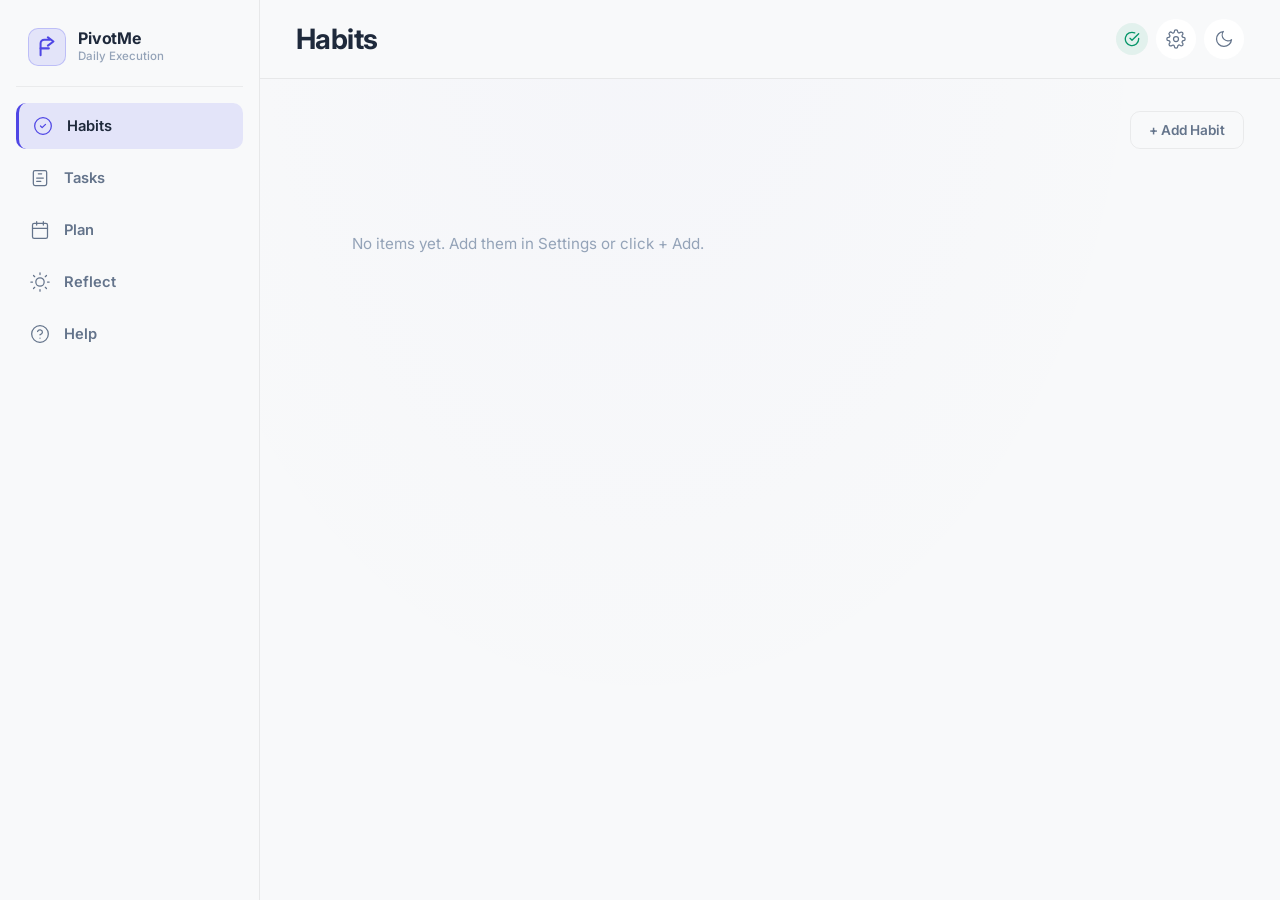
<file: index.html>
<!DOCTYPE html>
<html lang="en" data-theme="dark">
<head>
  <meta charset="UTF-8">
  <meta name="viewport" content="width=device-width, initial-scale=1.0, viewport-fit=cover">
  <title>Habits — PivotMe</title>
  <meta name="description" content="Log your daily habits and build consistent execution routines with PivotMe.">

  <!-- PWA -->
  <link rel="manifest" href="manifest.json">
  <meta name="theme-color" content="#07090D">
  <meta name="apple-mobile-web-app-capable" content="yes">
  <meta name="apple-mobile-web-app-status-bar-style" content="black-translucent">
  <link rel="icon" href="icon-512.png">
  <link rel="apple-touch-icon" href="icon-512.png">

  <!-- Styles -->
  <link rel="stylesheet" href="style.css">
</head>
<body>

  <!-- ====== Header ====== -->
  <header class="header container">
    <h1>Habits</h1>
    <div style="display: flex; gap: 8px; align-items: center;">
      <div id="sync-indicator" class="sync-indicator sync-online" title="Online — Synced">
        <svg viewBox="0 0 24 24" fill="none" stroke="currentColor" stroke-width="2" stroke-linecap="round" stroke-linejoin="round">
          <path d="M22 11.08V12a10 10 0 1 1-5.93-9.14"/>
          <polyline points="22 4 12 14.01 9 11.01"/>
        </svg>
      </div>
      <button id="install-btn" class="theme-toggle hidden" aria-label="Install App" title="Install App">
        <svg viewBox="0 0 24 24" fill="none" stroke="currentColor" stroke-width="1.5" stroke-linecap="round" stroke-linejoin="round">
          <path d="M21 15v4a2 2 0 0 1-2 2H5a2 2 0 0 1-2-2v-4M7 10l5 5 5-5M12 15V3"/>
        </svg>
      </button>
      <button id="settings-btn" class="theme-toggle" aria-label="API Settings" title="API Settings">
        <svg viewBox="0 0 24 24" fill="none" stroke="currentColor" stroke-width="1.5" stroke-linecap="round" stroke-linejoin="round">
          <circle cx="12" cy="12" r="3"/>
          <path d="M19.4 15a1.65 1.65 0 0 0 .33 1.82l.06.06a2 2 0 1 1-2.83 2.83l-.06-.06a1.65 1.65 0 0 0-1.82-.33 1.65 1.65 0 0 0-1 1.51V21a2 2 0 0 1-4 0v-.09A1.65 1.65 0 0 0 9 19.4a1.65 1.65 0 0 0-1.82.33l-.06.06a2 2 0 1 1-2.83-2.83l.06-.06a1.65 1.65 0 0 0 .33-1.82 1.65 1.65 0 0 0-1.51-1H3a2 2 0 0 1 0-4h.09A1.65 1.65 0 0 0 4.6 9a1.65 1.65 0 0 0-.33-1.82l-.06-.06a2 2 0 1 1 2.83-2.83l.06.06a1.65 1.65 0 0 0 1.82.33H9a1.65 1.65 0 0 0 1-1.51V3a2 2 0 0 1 4 0v.09a1.65 1.65 0 0 0 1 1.51 1.65 1.65 0 0 0 1.82-.33l.06-.06a2 2 0 1 1 2.83 2.83l-.06.06a1.65 1.65 0 0 0-.33 1.82V9a1.65 1.65 0 0 0 1.51 1H21a2 2 0 0 1 0 4h-.09a1.65 1.65 0 0 0-1.51 1z"/>
        </svg>
      </button>
      <button id="theme-toggle" class="theme-toggle" aria-label="Toggle theme"></button>
    </div>
  </header>

  <!-- ====== Settings Modal ====== -->
  <div id="settings-overlay" class="modal-overlay">
    <div class="modal">
      <div class="modal-handle"></div>
      <div class="modal-header">
        <h2>Backend Settings</h2>
        <button id="settings-close" class="modal-close" aria-label="Close">
          <svg width="18" height="18" viewBox="0 0 24 24" fill="none" stroke="currentColor" stroke-width="2.2" stroke-linecap="round" stroke-linejoin="round">
            <line x1="18" y1="6" x2="6" y2="18"/>
            <line x1="6" y1="6" x2="18" y2="18"/>
          </svg>
        </button>
      </div>
      <p style="font-size: 0.85rem; color: var(--text-secondary); margin-bottom: 16px;">
        Paste your Google Apps Script Web App URL below. This is stored securely in your local browser only.
      </p>
      <input type="password" id="api-url-input" class="notes-field" style="min-height: 48px; margin-bottom: 20px;" placeholder="https://script.google.com/macros/s/.../exec">
      <button id="settings-save-btn" class="save-btn" style="margin-bottom: 12px;">Save Settings</button>

      <!-- Help & Guides Section in Settings -->
      <div style="margin-top: 20px; padding-top: 16px; border-top: 1px solid var(--separator); margin-bottom: 16px;">
        <h3 style="font-size: 0.92rem; font-weight: 700; color: var(--text); margin-bottom: 4px;">Help &amp; Guides</h3>
        <p style="font-size: 0.8rem; color: var(--text-tertiary); margin-bottom: 12px;">
          Learn the PivotMe behavioral loop, how Plan works, and setup instructions.
        </p>
        <a href="help.html" class="save-btn" style="display: flex; align-items: center; justify-content: center; gap: 8px; text-decoration: none; background: var(--surface-hover); color: var(--text); border: 1px solid var(--separator); font-size: 0.88rem; padding: 10px 16px;">
          <svg width="16" height="16" viewBox="0 0 24 24" fill="none" stroke="currentColor" stroke-width="2" stroke-linecap="round" stroke-linejoin="round">
            <circle cx="12" cy="12" r="10"/>
            <path d="M9.09 9a3 3 0 0 1 5.83 1c0 2-3 3-3 3"/>
            <line x1="12" y1="17" x2="12.01" y2="17"/>
          </svg>
          <span>Open Help</span>
        </a>
      </div>

      <button id="settings-reset-btn" class="save-btn" style="background: var(--danger); font-size: 0.9rem; padding: 12px;">Reset App &amp; Clear Cache</button>
    </div>
  </div>

  <!-- ====== Content ====== -->
  <main class="container">
    <div id="loading" class="loading">
      <div class="loading-spinner"></div>
      <p>Loading habits…</p>
    </div>
    
    <div class="page-action-bar">
      <div></div>
      <button id="add-item-trigger-btn" class="refresh-btn" style="border-radius: var(--radius-xs); padding: 10px 18px; font-weight: 600;">
        + Add Habit
      </button>
    </div>

    <div id="list" class="card-list"></div>
  </main>

  <!-- ====== Add Item Modal ====== -->
  <div id="add-item-overlay" class="modal-overlay">
    <div class="modal">
      <div class="modal-handle"></div>
      <div class="modal-header">
        <h2 id="add-modal-title">Create Habit</h2>
        <button id="add-modal-close" class="modal-close" aria-label="Close">
          <svg width="18" height="18" viewBox="0 0 24 24" fill="none" stroke="currentColor" stroke-width="2.2" stroke-linecap="round" stroke-linejoin="round">
            <line x1="18" y1="6" x2="6" y2="18"/>
            <line x1="6" y1="6" x2="18" y2="18"/>
          </svg>
        </button>
      </div>
      
      <p class="reason-label" id="new-item-name-label">Habit Name</p>
      <input type="text" id="new-item-name" class="notes-field" style="min-height: 48px; margin-bottom: 16px;" placeholder="e.g. Read Book, Workout">
      
      <p class="reason-label">Scheduled Time (optional)</p>
      <input type="time" id="new-item-time" class="notes-field time-picker-field" style="min-height: 48px; margin-bottom: 16px;">
      
      <p class="reason-label">Place (optional)</p>
      <input type="text" id="new-item-place" class="notes-field" style="min-height: 48px; margin-bottom: 16px;" placeholder="e.g. Living Room, Bedroom">

      <p class="reason-label">Priority</p>
      <select id="new-item-priority" class="priority-select">
        <option value="">No Priority</option>
        <option value="Important & To Do">Important & To Do</option>
        <option value="To Do">To Do</option>
        <option value="Optional">Optional</option>
        <option value="Don't Do">Don't Do</option>
      </select>

      <p class="reason-label">Habit Type</p>
      <select id="new-item-type" class="notes-field" style="min-height: 48px; margin-bottom: 16px; background: var(--surface); color: var(--text);">
        <option value="Good">Good Habit (Growth)</option>
        <option value="Bad">Bad Habit (To Quit)</option>
      </select>

      <!-- Growth Habit Fields -->
      <div id="growth-habit-config-fields">
        <p class="reason-label">Target / Action (optional)</p>
        <input type="text" id="new-item-target" class="notes-field" style="min-height: 48px; margin-bottom: 16px;" placeholder="e.g. Study for 2 hours, 20 push-ups">

        <p class="reason-label">Fallback Action (optional)</p>
        <p style="font-size: 0.78rem; color: var(--text-tertiary); margin-top: -8px; margin-bottom: 8px;">A reduced version used when the normal target cannot be completed.</p>
        <input type="text" id="new-item-fallback" class="notes-field" style="min-height: 48px; margin-bottom: 16px;" placeholder="e.g. Study for 20 minutes, 5 push-ups">
      </div>

      <!-- Quit Habit Fields -->
      <div id="quit-habit-config-fields" style="display: none;">
        <p class="reason-label">Replacement Activity (optional)</p>
        <p style="font-size: 0.78rem; color: var(--text-tertiary); margin-top: -8px; margin-bottom: 8px;">Alternative action you intend to perform instead when resisting.</p>
        <input type="text" id="new-item-replacement" class="notes-field" style="min-height: 48px; margin-bottom: 16px;" placeholder="e.g. Walk for 5 minutes, drink a glass of water">
      </div>

      <label style="display: flex; align-items: center; gap: 8px; font-size: 0.85rem; color: var(--text-secondary); cursor: pointer; margin-bottom: 24px;">
        <input type="checkbox" id="new-item-remind" checked style="width: 16px; height: 16px; accent-color: var(--accent);">
        Enable Reminder Notification
      </label>

      <button id="add-item-save-btn" class="save-btn">Create Habit</button>
    </div>
  </div>

  <!-- ====== Log Modal ====== -->
  <div id="modal-overlay" class="modal-overlay">
    <div class="modal">
      <div class="modal-handle"></div>

      <div class="modal-header">
        <div>
          <h2 id="modal-title">Habit Name</h2>
          <span id="modal-badge" class="card-meta" style="color: var(--accent); font-weight: 600; text-transform: uppercase; font-size: 0.72rem; margin-top: 4px; display: inline-block;"></span>
        </div>
        <button id="modal-close" class="modal-close" aria-label="Close">
          <svg width="18" height="18" viewBox="0 0 24 24" fill="none" stroke="currentColor" stroke-width="2.2" stroke-linecap="round" stroke-linejoin="round">
            <line x1="18" y1="6" x2="6" y2="18"/>
            <line x1="6" y1="6" x2="18" y2="18"/>
          </svg>
        </button>
      </div>

      <!-- Status Selection -->
      <div class="status-group">
        <button class="status-btn" data-status="Done" id="status-btn-done">
          <span class="status-icon">
            <svg class="status-icon-svg" viewBox="0 0 24 24" fill="none" stroke="currentColor" stroke-width="2.5" stroke-linecap="round" stroke-linejoin="round">
              <polyline points="20 6 9 17 4 12"/>
            </svg>
          </span>
          <span id="status-text-done">Done</span>
          <span class="status-subtext" id="status-sub-done">Completed</span>
        </button>
        <button class="status-btn" data-status="Partially Done" id="status-btn-partial">
          <span class="status-icon">
            <svg class="status-icon-svg" viewBox="0 0 24 24" fill="none" stroke="currentColor" stroke-width="2.2" stroke-linecap="round" stroke-linejoin="round">
              <circle cx="12" cy="12" r="9"/>
              <path d="M12 3a9 9 0 0 0 0 18z" fill="currentColor"/>
            </svg>
          </span>
          <span id="status-text-partial">Partially Done</span>
          <span class="status-subtext" id="status-sub-partial">Some progress</span>
        </button>
        <button class="status-btn" data-status="Skipped" id="status-btn-skipped">
          <span class="status-icon">
            <svg class="status-icon-svg" viewBox="0 0 24 24" fill="none" stroke="currentColor" stroke-width="2.2" stroke-linecap="round" stroke-linejoin="round">
              <circle cx="12" cy="12" r="9"/>
              <line x1="5.6" y1="5.6" x2="18.4" y2="18.4"/>
            </svg>
          </span>
          <span id="status-text-skipped">Skipped</span>
          <span class="status-subtext" id="status-sub-skipped">Did other activity</span>
        </button>
        <button class="status-btn" data-status="Extended" id="status-btn-extended" style="display: none;">
          <span class="status-icon">
            <svg class="status-icon-svg" viewBox="0 0 24 24" fill="none" stroke="currentColor" stroke-width="2.2" stroke-linecap="round" stroke-linejoin="round">
              <rect x="3" y="4" width="18" height="18" rx="2" ry="2"/>
              <line x1="16" y1="2" x2="16" y2="6"/>
              <line x1="8" y1="2" x2="8" y2="6"/>
              <line x1="3" y1="10" x2="21" y2="10"/>
            </svg>
          </span>
          <span id="status-text-extended">Extend</span>
          <span class="status-subtext" id="status-sub-extended">Move deadline</span>
        </button>
      </div>

      <!-- Quick Save Tip -->
      <div id="quick-log-tip" class="quick-log-tip" style="display: none;">
        <svg width="16" height="16" viewBox="0 0 24 24" fill="none" stroke="currentColor" stroke-width="2.5" stroke-linecap="round" stroke-linejoin="round">
          <polyline points="20 6 9 17 4 12"/>
        </svg>
        <span id="quick-log-tip-text">Ready to save! Tap 'Save Log' below, or add context.</span>
      </div>

      <!-- ===== Habit Evidence Logging Section ===== -->
      <div id="habit-log-section" class="reason-section" style="display: none;">
        <!-- 1. What did you do / actually do / do instead -->
        <p class="reason-label" id="log-habit-action-label">What did you do?</p>
        
        <!-- Fallback Banner (Growth Partially Done only) -->
        <div id="habit-fallback-banner" style="display: none; background: rgba(99, 102, 241, 0.08); border: 1px solid rgba(99, 102, 241, 0.25); border-radius: var(--radius-xs); padding: 12px 14px; margin-bottom: 12px;">
          <div style="display: flex; justify-content: space-between; align-items: center; margin-bottom: 8px; flex-wrap: wrap; gap: 6px;">
            <span style="font-size: 0.8rem; font-weight: 600; color: var(--focus);">Fallback Action</span>
            <button type="button" id="habit-use-fallback-btn" class="chip" style="margin: 0; font-size: 0.76rem;"></button>
          </div>
          <div style="display: flex; align-items: center; justify-content: space-between; gap: 8px;">
            <span style="font-size: 0.82rem; color: var(--text-secondary);">Used fallback action?</span>
            <div class="filter-presets" style="max-width: 140px; margin: 0;">
              <button type="button" id="fallback-opt-yes" class="filter-preset-btn">Yes</button>
              <button type="button" id="fallback-opt-no" class="filter-preset-btn active">No</button>
            </div>
          </div>
        </div>

        <!-- Replacement Banner (Quit Resisted & Partially Resisted only) -->
        <div id="habit-replacement-banner" style="display: none; background: rgba(99, 102, 241, 0.08); border: 1px solid rgba(99, 102, 241, 0.25); border-radius: var(--radius-xs); padding: 12px 14px; margin-bottom: 12px;">
          <div style="display: flex; justify-content: space-between; align-items: center; margin-bottom: 8px; flex-wrap: wrap; gap: 6px;">
            <span style="font-size: 0.8rem; font-weight: 600; color: var(--focus);">Replacement Activity</span>
            <button type="button" id="habit-use-replacement-btn" class="chip" style="margin: 0; font-size: 0.76rem;"></button>
          </div>
          <div style="display: flex; align-items: center; justify-content: space-between; gap: 8px;">
            <span style="font-size: 0.82rem; color: var(--text-secondary);">Used replacement activity?</span>
            <div class="filter-presets" style="max-width: 140px; margin: 0;">
              <button type="button" id="habit-repl-yes" class="filter-preset-btn">Yes</button>
              <button type="button" id="habit-repl-no" class="filter-preset-btn active">No</button>
            </div>
          </div>
        </div>

        <input type="text" id="log-habit-action" class="notes-field" style="min-height: 44px; margin-bottom: 8px;" placeholder="e.g. Read 15 pages, 20 push-ups...">
        <div class="suggestion-chips" id="suggest-habit-action"></div>

        <!-- 2. What did you do before? -->
        <p class="reason-label" style="margin-top: 14px;">What did you do before?</p>
        <input type="text" id="log-habit-before" class="notes-field" style="min-height: 44px; margin-bottom: 8px;" placeholder="e.g. Work, commuting, dinner, watching TV...">
        <div class="suggestion-chips" id="suggest-habit-before"></div>

        <!-- 3. Physical state -->
        <p class="reason-label" style="margin-top: 14px;">Physical state</p>
        <input type="text" id="log-habit-physical" class="notes-field" style="min-height: 44px; margin-bottom: 8px;" placeholder="e.g. Rested, Energetic, Normal, Tired, Exhausted...">
        <div class="suggestion-chips" id="suggest-habit-physical"></div>

        <!-- 4. Mental state -->
        <p class="reason-label" style="margin-top: 14px;">Mental state</p>
        <input type="text" id="log-habit-mental" class="notes-field" style="min-height: 44px; margin-bottom: 8px;" placeholder="e.g. Focused, Calm, Clear, Stressed, Distracted...">
        <div class="suggestion-chips" id="suggest-habit-mental"></div>

        <!-- 5. Exact date and time -->
        <p class="reason-label" style="margin-top: 14px; margin-bottom: 6px;">Exact date and time</p>
        <div style="display: grid; grid-template-columns: 1fr 1fr; gap: 10px; margin-bottom: 12px;">
          <input type="date" id="log-habit-date" class="notes-field time-picker-field" style="min-height: 44px; margin-bottom: 0; padding: 8px 12px; font-size: 0.85rem;">
          <input type="time" id="log-habit-time" class="notes-field time-picker-field" style="min-height: 44px; margin-bottom: 0; padding: 8px 12px; font-size: 0.85rem;">
        </div>

        <!-- Optional Place -->
        <button type="button" class="optional-toggle" id="habit-place-toggle">▸ Place (optional)</button>
        <div id="habit-place-fields" class="optional-fields">
          <p class="reason-label" style="margin-bottom: 6px;">Place</p>
          <input type="text" id="log-habit-place" class="notes-field" style="min-height: 44px; margin-bottom: 8px;" placeholder="e.g. Home, Office, Gym (optional)">
          <div class="suggestion-chips" id="suggest-habit-place"></div>
        </div>
      </div>

      <!-- ===== Task Logging Sections (Preserved for Tasks) ===== -->
      <div id="task-log-section" style="display: none;">
        <!-- ===== DONE Section (Tasks) ===== -->
        <div id="done-section" class="reason-section">
          <div id="done-task-fields">
            <p class="reason-label">What did you complete?</p>
            <input type="text" id="log-done-completed" class="notes-field" style="min-height: 44px; margin-bottom: 16px;" placeholder="e.g. Login form and validation">
            <div class="suggestion-chips" id="suggest-done-completed"></div>

            <p class="reason-label">What was the outcome?</p>
            <input type="text" id="log-done-outcome" class="notes-field" style="min-height: 44px; margin-bottom: 16px;" placeholder="e.g. Users can now sign in">
            <div class="suggestion-chips" id="suggest-done-outcome"></div>

            <p class="reason-label" style="color: var(--text-tertiary);">Problems faced? (optional)</p>
            <input type="text" id="log-done-problems" class="notes-field" style="min-height: 44px; margin-bottom: 16px;" placeholder="e.g. Had an issue with form validation">
            <div class="suggestion-chips" id="suggest-done-problems"></div>
          </div>

          <button type="button" class="optional-toggle" id="done-optional-toggle">▸ Optional details</button>
          <div id="done-optional-fields" class="optional-fields">
            <p class="reason-label" style="margin-bottom: 6px;">Place</p>
            <input type="text" id="log-done-place" class="notes-field" style="min-height: 44px; margin-bottom: 12px;" placeholder="e.g. Home, Office, Gym">
            <div class="suggestion-chips" id="suggest-done-place"></div>

            <p class="reason-label" style="margin-bottom: 6px;">Actual start time</p>
            <div style="display: grid; grid-template-columns: 1fr 1fr; gap: 10px; margin-bottom: 0;">
              <input type="date" id="log-done-date" class="notes-field time-picker-field" style="min-height: 44px; margin-bottom: 0; padding: 8px 12px; font-size: 0.85rem;">
              <input type="time" id="log-done-time" class="notes-field time-picker-field" style="min-height: 44px; margin-bottom: 0; padding: 8px 12px; font-size: 0.85rem;">
            </div>
          </div>
        </div>

        <!-- ===== PARTIALLY DONE Section (Tasks) ===== -->
        <div id="partial-section" class="reason-section">
          <div id="partial-task-fields">
            <p class="reason-label">What did you complete so far?</p>
            <input type="text" id="log-partial-completed" class="notes-field" style="min-height: 44px; margin-bottom: 16px;" placeholder="e.g. Created login UI and validation">
            <div class="suggestion-chips" id="suggest-partial-completed"></div>

            <p class="reason-label">What remains?</p>
            <input type="text" id="log-partial-remaining" class="notes-field" style="min-height: 44px; margin-bottom: 16px;" placeholder="e.g. Connect Apps Script backend">
            <div class="suggestion-chips" id="suggest-partial-remaining"></div>

            <p class="reason-label" style="color: var(--text-tertiary);">Where did you get stuck / problem? (optional)</p>
            <input type="text" id="log-partial-problem" class="notes-field" style="min-height: 44px; margin-bottom: 16px;" placeholder="e.g. CORS issue with API">
            <div class="suggestion-chips" id="suggest-partial-problem"></div>

            <p class="reason-label" style="color: var(--text-tertiary);">What interrupted you? (optional)</p>
            <input type="text" id="log-task-interruption" class="notes-field" style="min-height: 44px; margin-bottom: 16px;" placeholder="e.g. Phone, meeting, someone needed help...">
            <div class="suggestion-chips" id="suggest-task-interruption"></div>
          </div>

          <p class="reason-label" style="margin-bottom: 6px;">How much time did you spend?</p>
          <div class="duration-input-group">
            <input type="number" id="log-duration" min="0" placeholder="0">
            <span>minutes</span>
          </div>

          <button type="button" class="optional-toggle" id="partial-optional-toggle">▸ Optional details</button>
          <div id="partial-optional-fields" class="optional-fields">
            <p class="reason-label" style="margin-bottom: 6px;">Place</p>
            <input type="text" id="log-partial-place" class="notes-field" style="min-height: 44px; margin-bottom: 12px;" placeholder="e.g. Home, Office, Gym">
            <div class="suggestion-chips" id="suggest-partial-place"></div>

            <p class="reason-label" style="margin-bottom: 6px;">Actual start time</p>
            <div style="display: grid; grid-template-columns: 1fr 1fr; gap: 10px; margin-bottom: 0;">
              <input type="date" id="log-partial-date" class="notes-field time-picker-field" style="min-height: 44px; margin-bottom: 0; padding: 8px 12px; font-size: 0.85rem;">
              <input type="time" id="log-partial-time" class="notes-field time-picker-field" style="min-height: 44px; margin-bottom: 0; padding: 8px 12px; font-size: 0.85rem;">
            </div>
          </div>
        </div>

        <!-- ===== SKIPPED Section (Tasks) ===== -->
        <div id="skipped-section" class="reason-section">
          <div>
            <p class="reason-label">What did you do instead?</p>
            <input type="text" id="log-alternative-activity" class="notes-field" style="min-height: 44px; margin-bottom: 16px;" placeholder="e.g. Worked on higher priority item...">
            <div class="suggestion-chips" id="suggest-alternative-activity"></div>
          </div>

          <button type="button" class="optional-toggle" id="skipped-optional-toggle">▸ Optional details</button>
          <div id="skipped-optional-fields" class="optional-fields">
            <p class="reason-label" style="margin-bottom: 6px;">When did this happen?</p>
            <div style="display: grid; grid-template-columns: 1fr 1fr; gap: 10px; margin-bottom: 0;">
              <input type="date" id="log-skipped-date" class="notes-field time-picker-field" style="min-height: 44px; margin-bottom: 0; padding: 8px 12px; font-size: 0.85rem;">
              <input type="time" id="log-skipped-time" class="notes-field time-picker-field" style="min-height: 44px; margin-bottom: 0; padding: 8px 12px; font-size: 0.85rem;">
            </div>
          </div>
        </div>

        <!-- ===== EXTEND Section (Tasks) ===== -->
        <div id="extend-section" class="reason-section">
          <p class="reason-label" style="color: var(--accent);">New Deadline Date</p>
          <input type="date" id="log-extend-date" class="notes-field time-picker-field" style="min-height: 44px; margin-bottom: 16px; padding: 8px 12px; font-size: 0.85rem;">
          
          <p class="reason-label" style="color: var(--text-tertiary);">Reason for extension (optional)</p>
          <textarea id="log-extend-reason" class="notes-field" placeholder="e.g. Underestimated time required..." rows="3" style="margin-bottom: 20px;"></textarea>
        </div>
      </div>

      <!-- Hidden notes holder for data compatibility -->
      <textarea id="notes" class="notes-field hidden" style="display: none;"></textarea>

      <!-- Save -->
      <button id="save-btn" class="save-btn" style="margin-bottom: 12px;">Save Log</button>
      <div style="display: flex; gap: 10px; margin-bottom: 12px;">
        <button id="edit-item-btn" class="save-btn" style="background: var(--accent); font-size: 0.9rem; padding: 12px; flex: 1;">Edit Habit</button>
        <button id="link-habit-btn" class="save-btn" style="background: var(--surface-hover); color: var(--text); border: 1px solid var(--separator); font-size: 0.9rem; padding: 12px; flex: 1; display: inline-flex; align-items: center; justify-content: center; gap: 6px;">
          <svg width="15" height="15" viewBox="0 0 24 24" fill="none" stroke="currentColor" stroke-width="2" stroke-linecap="round" stroke-linejoin="round">
            <path d="M10 13a5 5 0 0 0 7.54.54l3-3a5 5 0 0 0-7.07-7.07l-1.72 1.71"/>
            <path d="M14 11a5 5 0 0 0-7.54-.54l-3 3a5 5 0 0 0 7.07 7.07l1.71-1.71"/>
          </svg>
          Link Habit
        </button>
        <button id="delete-item-btn" class="save-btn" style="background: var(--danger); font-size: 0.9rem; padding: 12px; flex: 1;">Delete</button>
      </div>
    </div>
  </div>

  <!-- ====== Link Habit Modal ====== -->
  <div id="link-habit-overlay" class="modal-overlay">
    <div class="modal" style="max-width: 420px;">
      <div class="modal-handle"></div>
      <div class="modal-header">
        <h2 id="link-habit-title">Link Habit</h2>
        <button id="link-habit-close" class="modal-close" aria-label="Close">
          <svg width="18" height="18" viewBox="0 0 24 24" fill="none" stroke="currentColor" stroke-width="2.2" stroke-linecap="round" stroke-linejoin="round">
            <line x1="18" y1="6" x2="6" y2="18"/>
            <line x1="6" y1="6" x2="18" y2="18"/>
          </svg>
        </button>
      </div>

      <p style="font-size: 0.85rem; color: var(--text-secondary); margin-bottom: 16px;">
        Connect habits that commonly happen before or after each other.
      </p>

      <!-- Current chain display -->
      <div id="current-chain-display" style="margin-bottom: 20px;"></div>

      <div style="display: flex; gap: 10px; margin-bottom: 16px;">
        <button id="link-before-btn" class="refresh-btn" style="flex: 1; justify-content: center; border-radius: var(--radius-xs);">+ Link Previous</button>
        <button id="link-after-btn" class="refresh-btn" style="flex: 1; justify-content: center; border-radius: var(--radius-xs);">+ Link Next</button>
      </div>

      <div id="link-habit-list" class="chain-select-list hidden"></div>

      <button id="link-habit-save" class="save-btn hidden" style="margin-top: 12px;">Save Link</button>
      <button id="link-habit-remove" class="save-btn hidden" style="background: var(--danger); margin-top: 8px; font-size: 0.9rem; padding: 12px;">Remove Links</button>
    </div>
  </div>

  <!-- ====== Navigation (Sidebar on desktop, bottom bar on mobile) ====== -->
  <nav class="bottom-nav">
    <div class="nav-brand">
      <div class="nav-brand-icon">
        <svg viewBox="0 0 24 24" width="22" height="22" fill="none" stroke="currentColor" stroke-width="2.2" stroke-linecap="round" stroke-linejoin="round" aria-hidden="true">
          <path d="M5 21V8a4 4 0 0 1 4-4h6"/>
          <polyline points="13 1.5 19 6 13 10.5"/>
          <line x1="5" y1="13.5" x2="14" y2="13.5"/>
        </svg>
      </div>
      <div class="nav-brand-info">
        <span class="nav-brand-title">PivotMe</span>
        <span class="nav-brand-sub">Daily Execution</span>
      </div>
    </div>
    <div class="nav-inner">
      <a href="index.html" class="nav-item active" aria-label="Habits">
        <svg viewBox="0 0 24 24" fill="none" stroke="currentColor" stroke-width="1.5" stroke-linecap="round" stroke-linejoin="round">
          <circle cx="12" cy="12" r="10"/>
          <path d="m9 12 2 2 4-4"/>
        </svg>
        <span>Habits</span>
      </a>
      <a href="tasks.html" class="nav-item" aria-label="Tasks">
        <svg viewBox="0 0 24 24" fill="none" stroke="currentColor" stroke-width="1.5" stroke-linecap="round" stroke-linejoin="round">
          <rect x="4" y="3" width="16" height="18" rx="2"/>
          <path d="M10 7h4M8 12h8M8 16h5"/>
        </svg>
        <span>Tasks</span>
      </a>
      <a href="plan.html" class="nav-item" aria-label="Plan">
        <svg viewBox="0 0 24 24" fill="none" stroke="currentColor" stroke-width="1.5" stroke-linecap="round" stroke-linejoin="round">
          <rect x="3" y="4" width="18" height="18" rx="2" ry="2"/>
          <line x1="16" y1="2" x2="16" y2="6"/>
          <line x1="8" y1="2" x2="8" y2="6"/>
          <line x1="3" y1="10" x2="21" y2="10"/>
        </svg>
        <span>Plan</span>
      </a>
      <a href="reflection.html" class="nav-item" aria-label="Reflect">
        <svg viewBox="0 0 24 24" fill="none" stroke="currentColor" stroke-width="1.5" stroke-linecap="round" stroke-linejoin="round">
          <circle cx="12" cy="12" r="5"/>
          <path d="M12 1v2M12 21v2M4.22 4.22l1.42 1.42M18.36 18.36l1.42 1.42M1 12h2M21 12h2M4.22 19.78l1.42-1.42M18.36 5.64l1.42-1.42"/>
        </svg>
        <span>Reflect</span>
      </a>
      <a href="help.html" class="nav-item" aria-label="Help">
        <svg viewBox="0 0 24 24" fill="none" stroke="currentColor" stroke-width="1.5" stroke-linecap="round" stroke-linejoin="round">
          <circle cx="12" cy="12" r="10"/>
          <path d="M9.09 9a3 3 0 0 1 5.83 1c0 2-3 3-3 3"/>
          <line x1="12" y1="17" x2="12.01" y2="17"/>
        </svg>
        <span>Help</span>
      </a>
    </div>
  </nav>



  <!-- ====== Scripts ====== -->
  <script src="db.js"></script>
  <script src="sync.js"></script>
  <script src="script.js"></script>
  <script>
    // Initialize the Habits page
    document.addEventListener('DOMContentLoaded', initHabitsPage);
  </script>
</body>
</html>
</file>
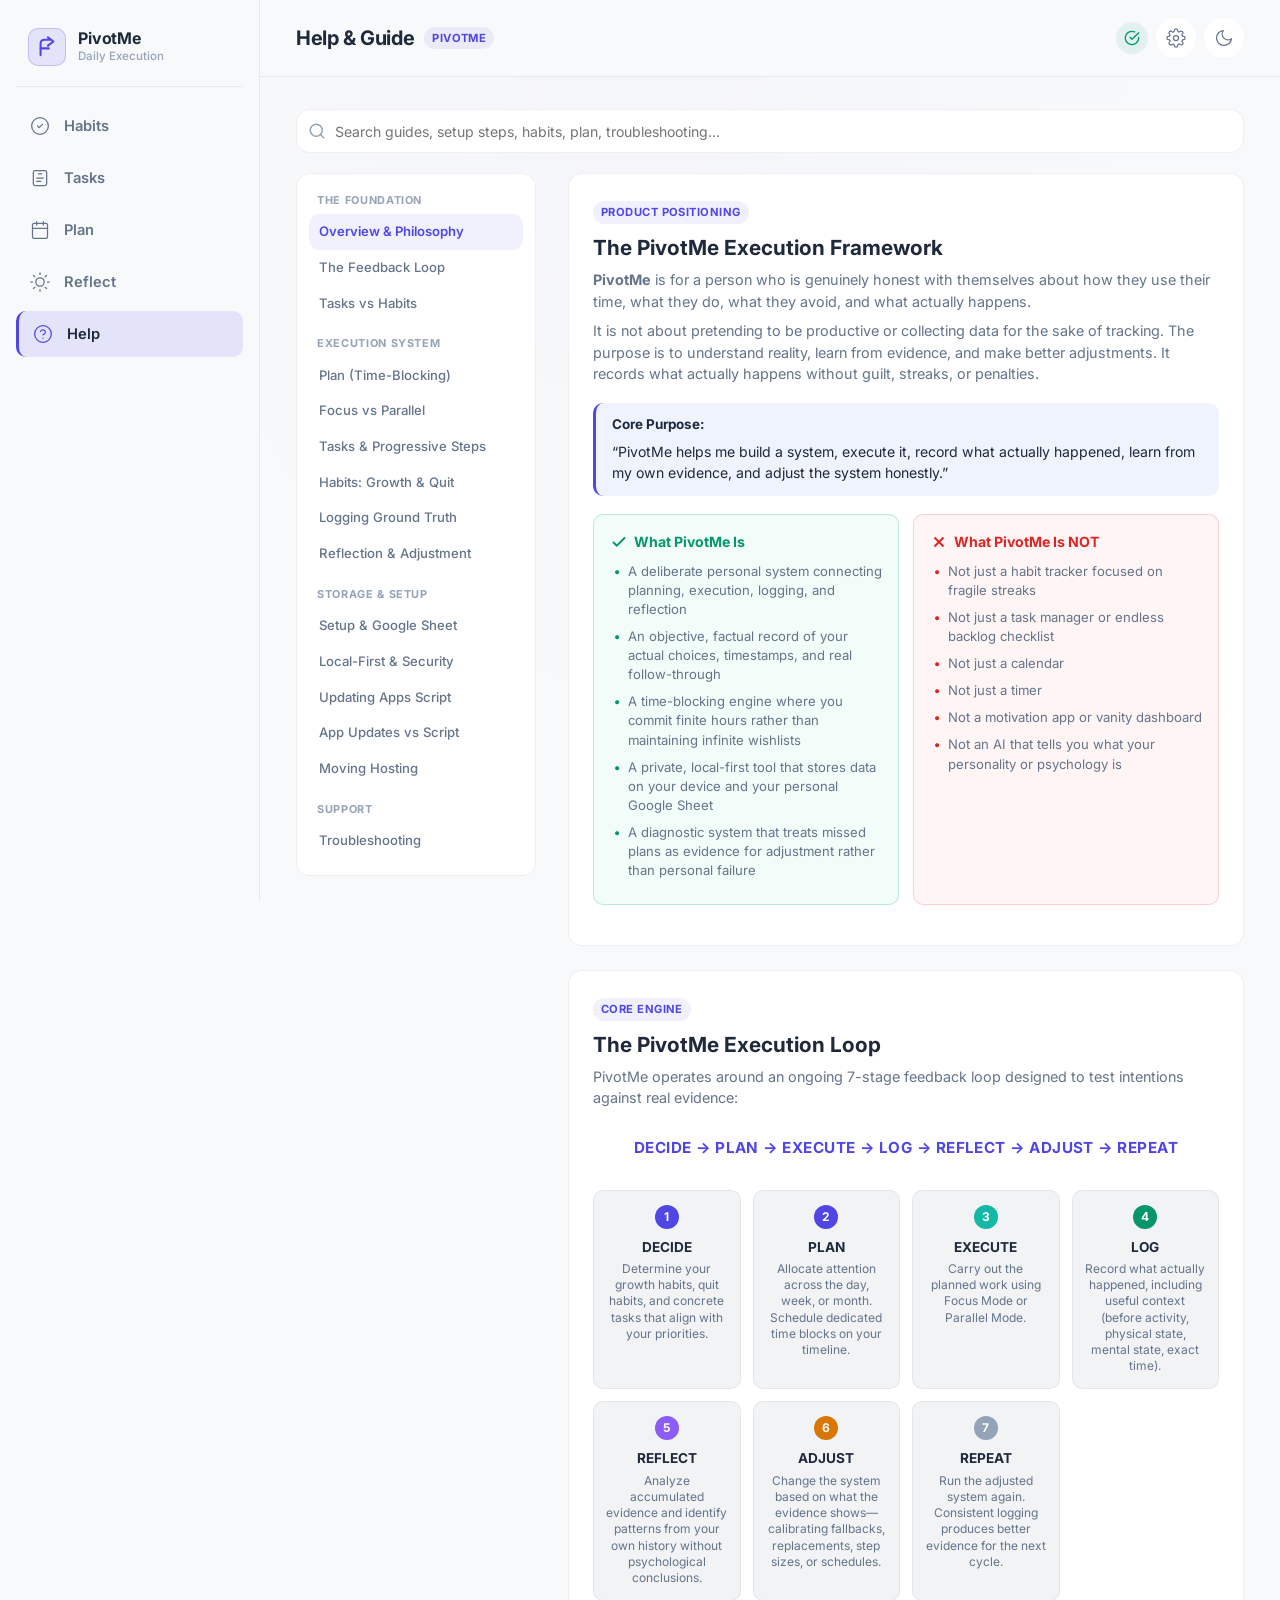
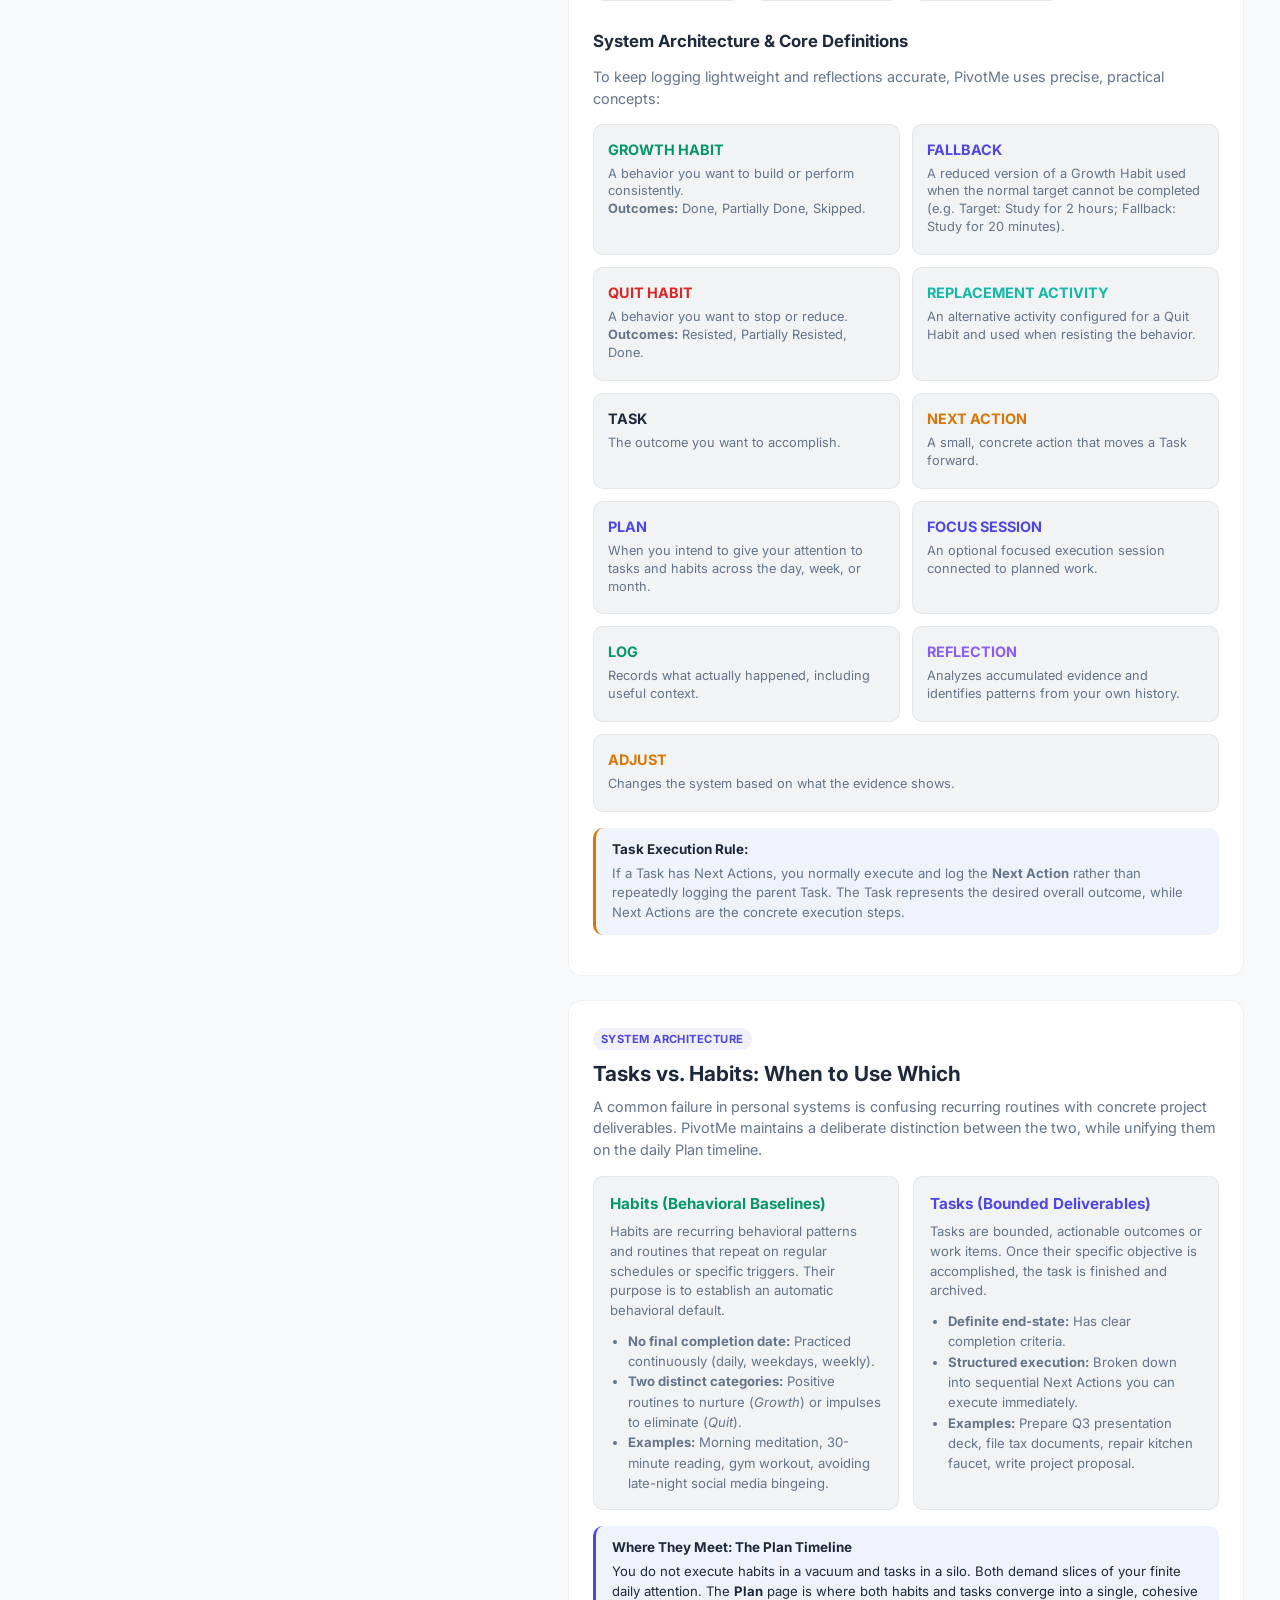
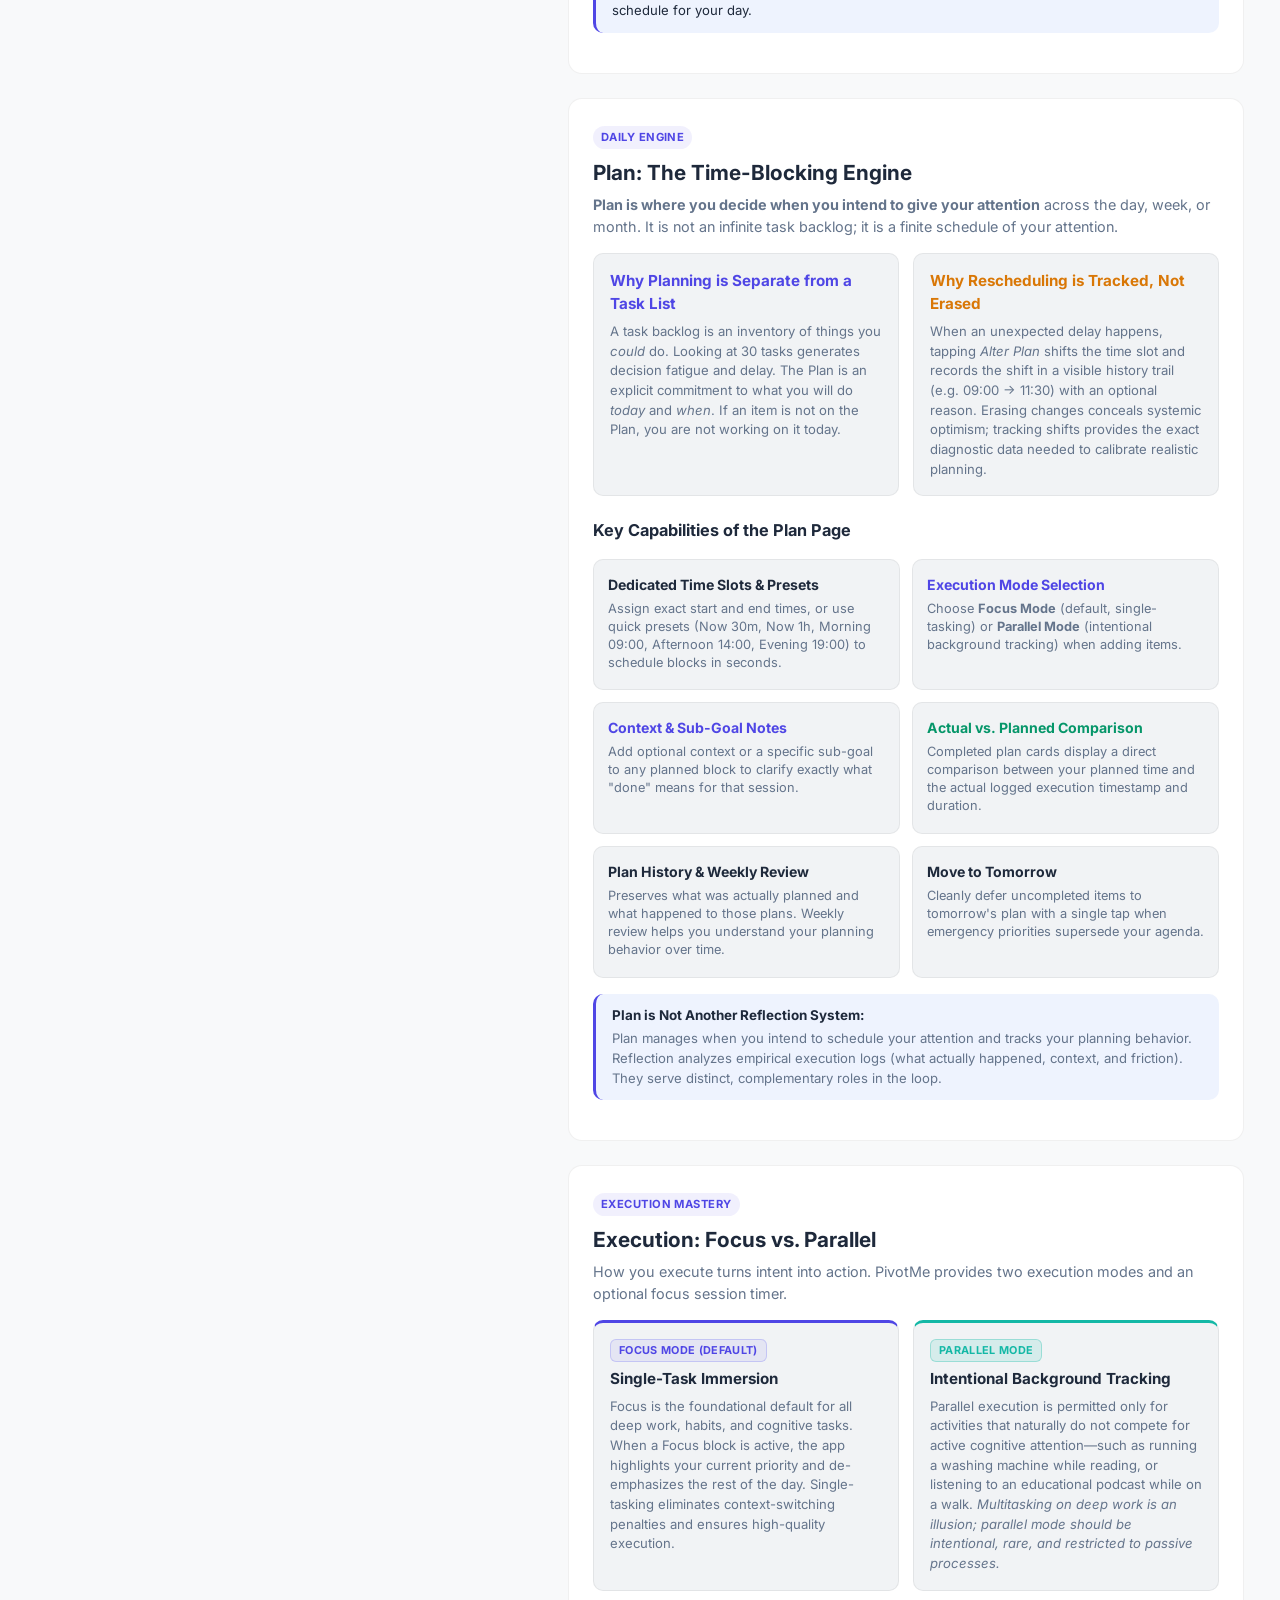
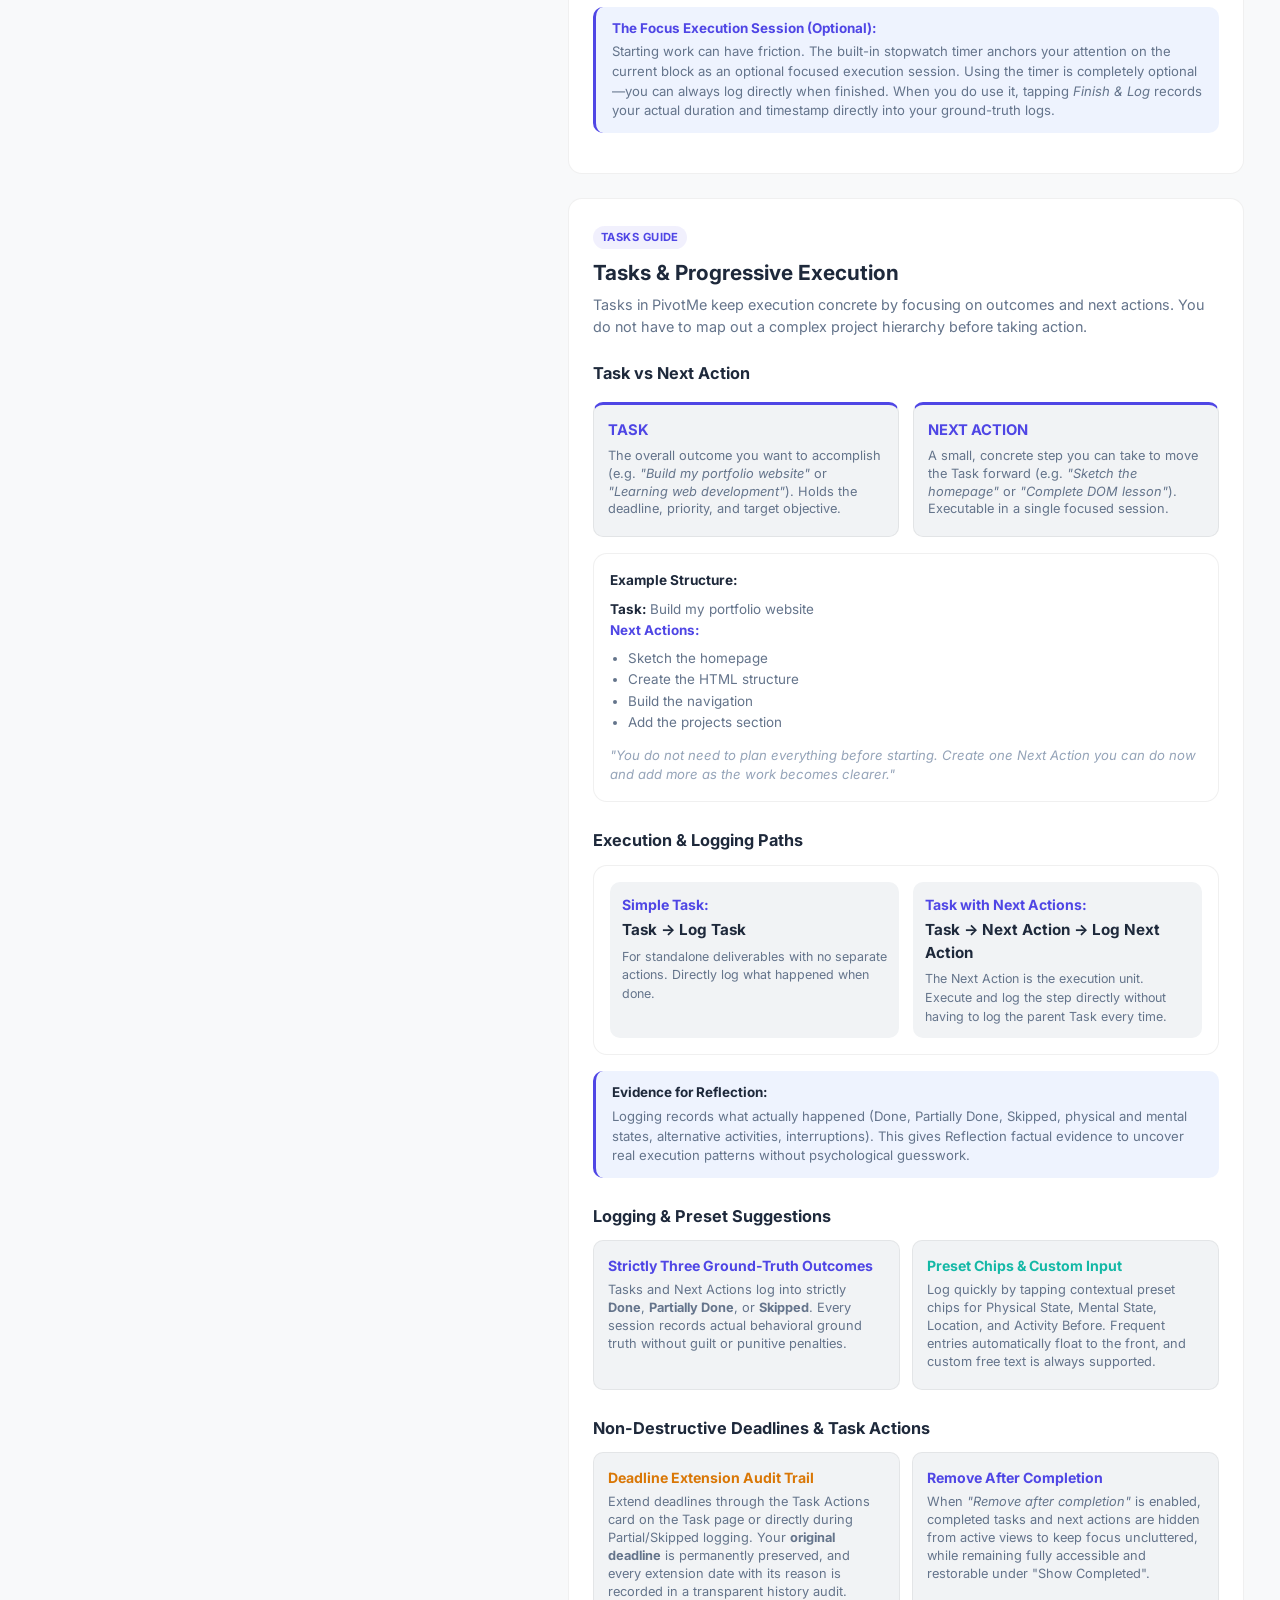
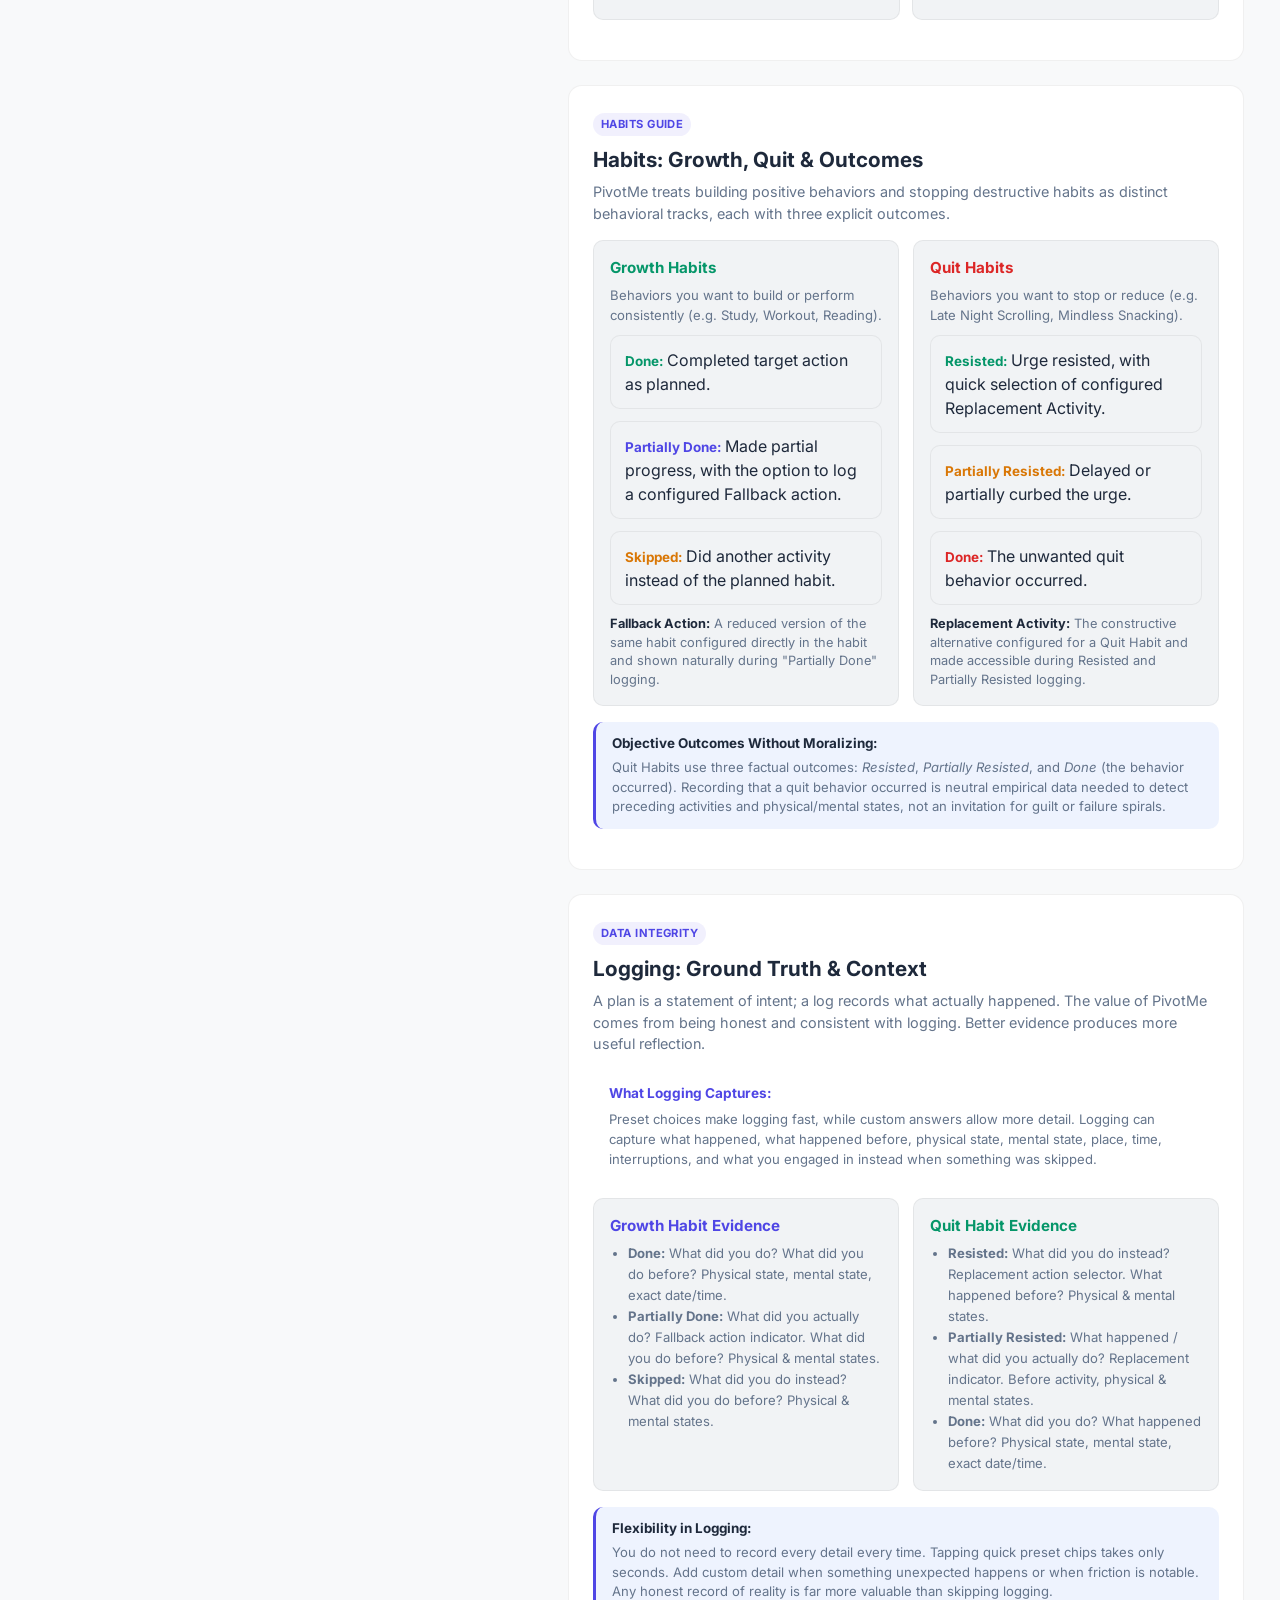
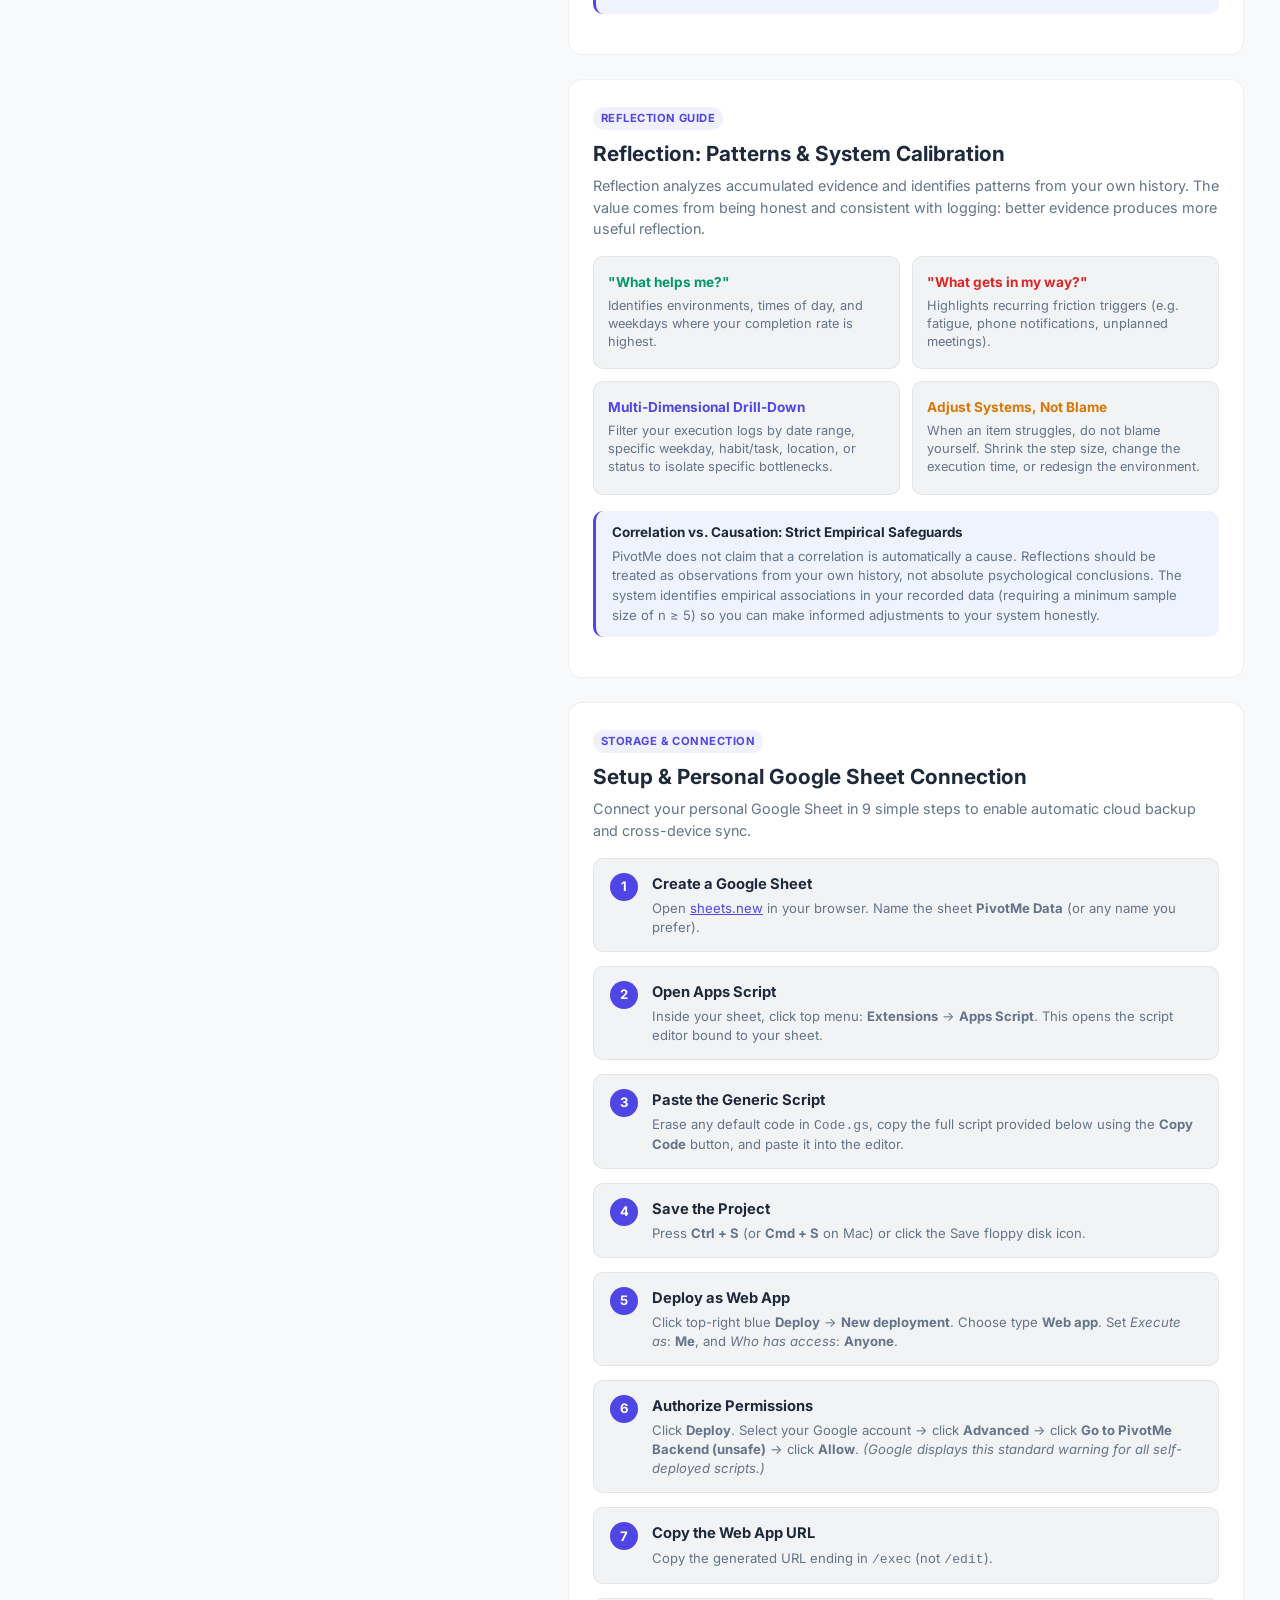
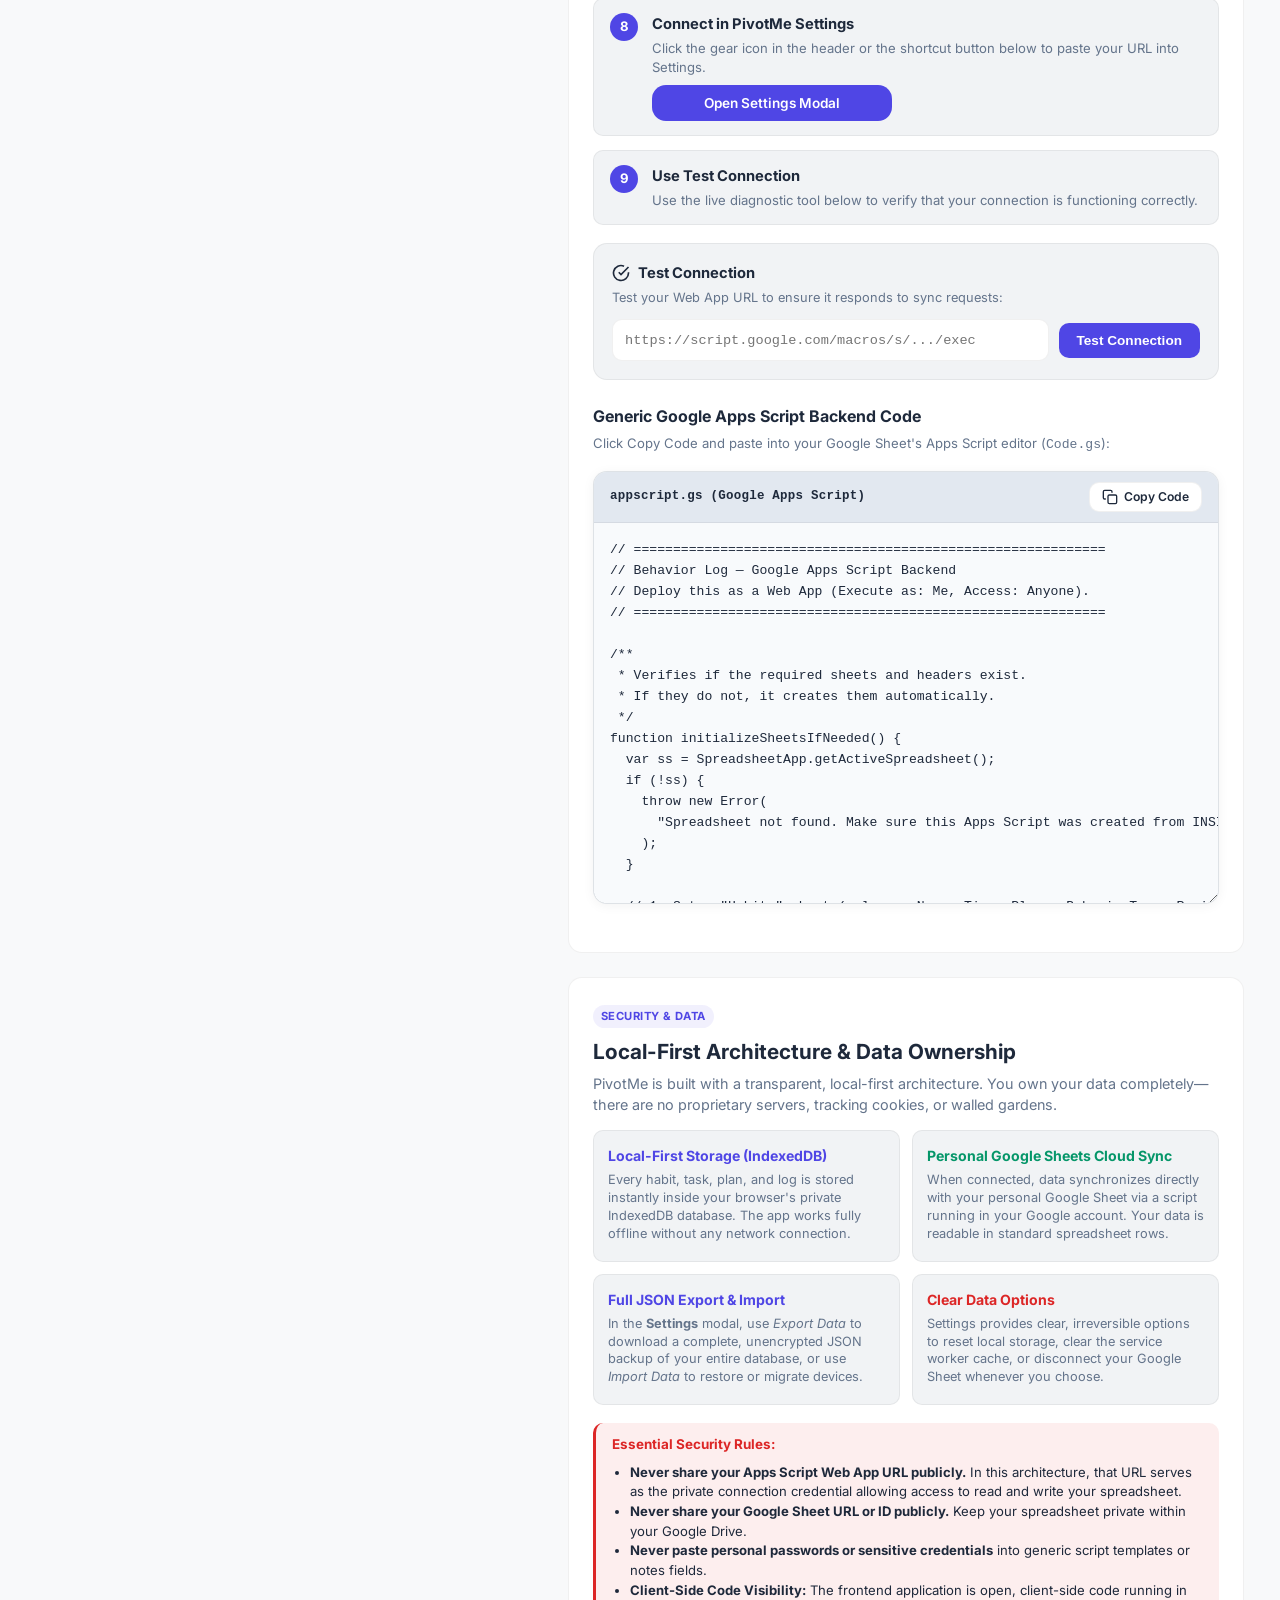
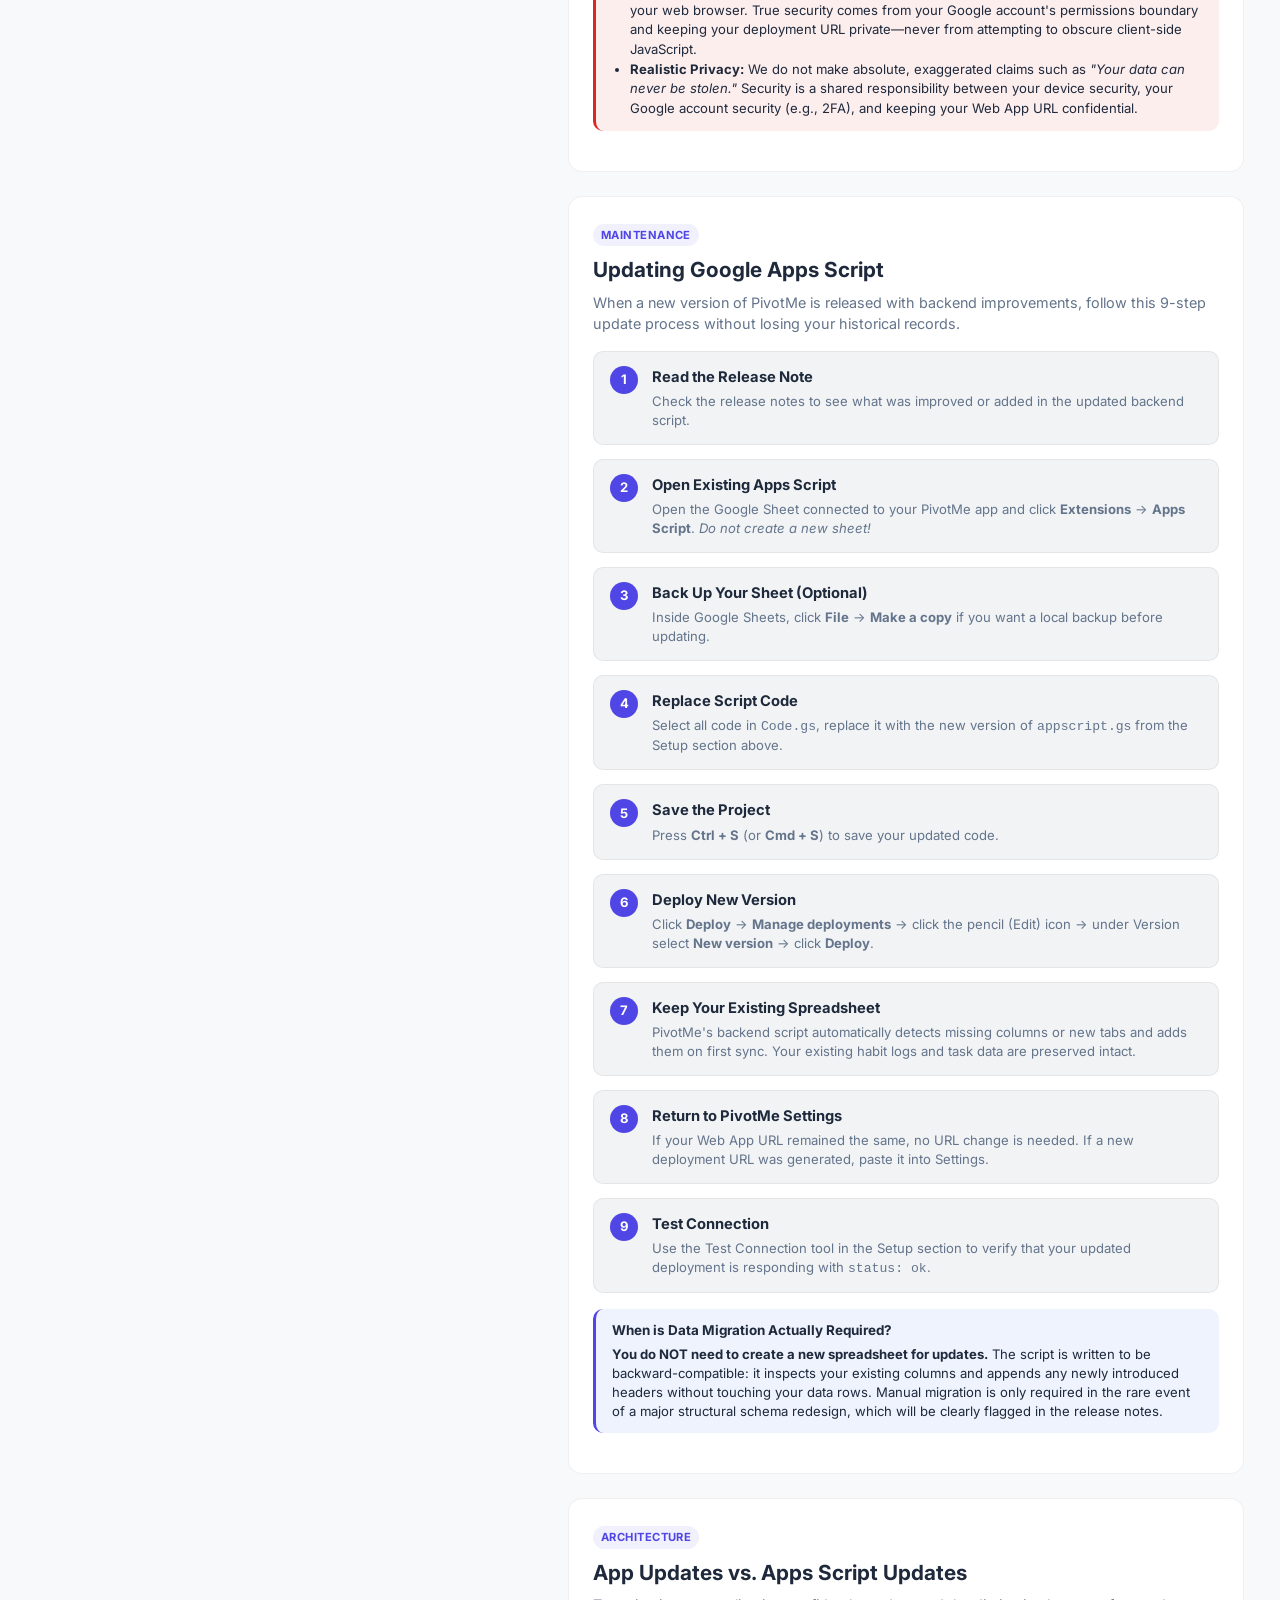
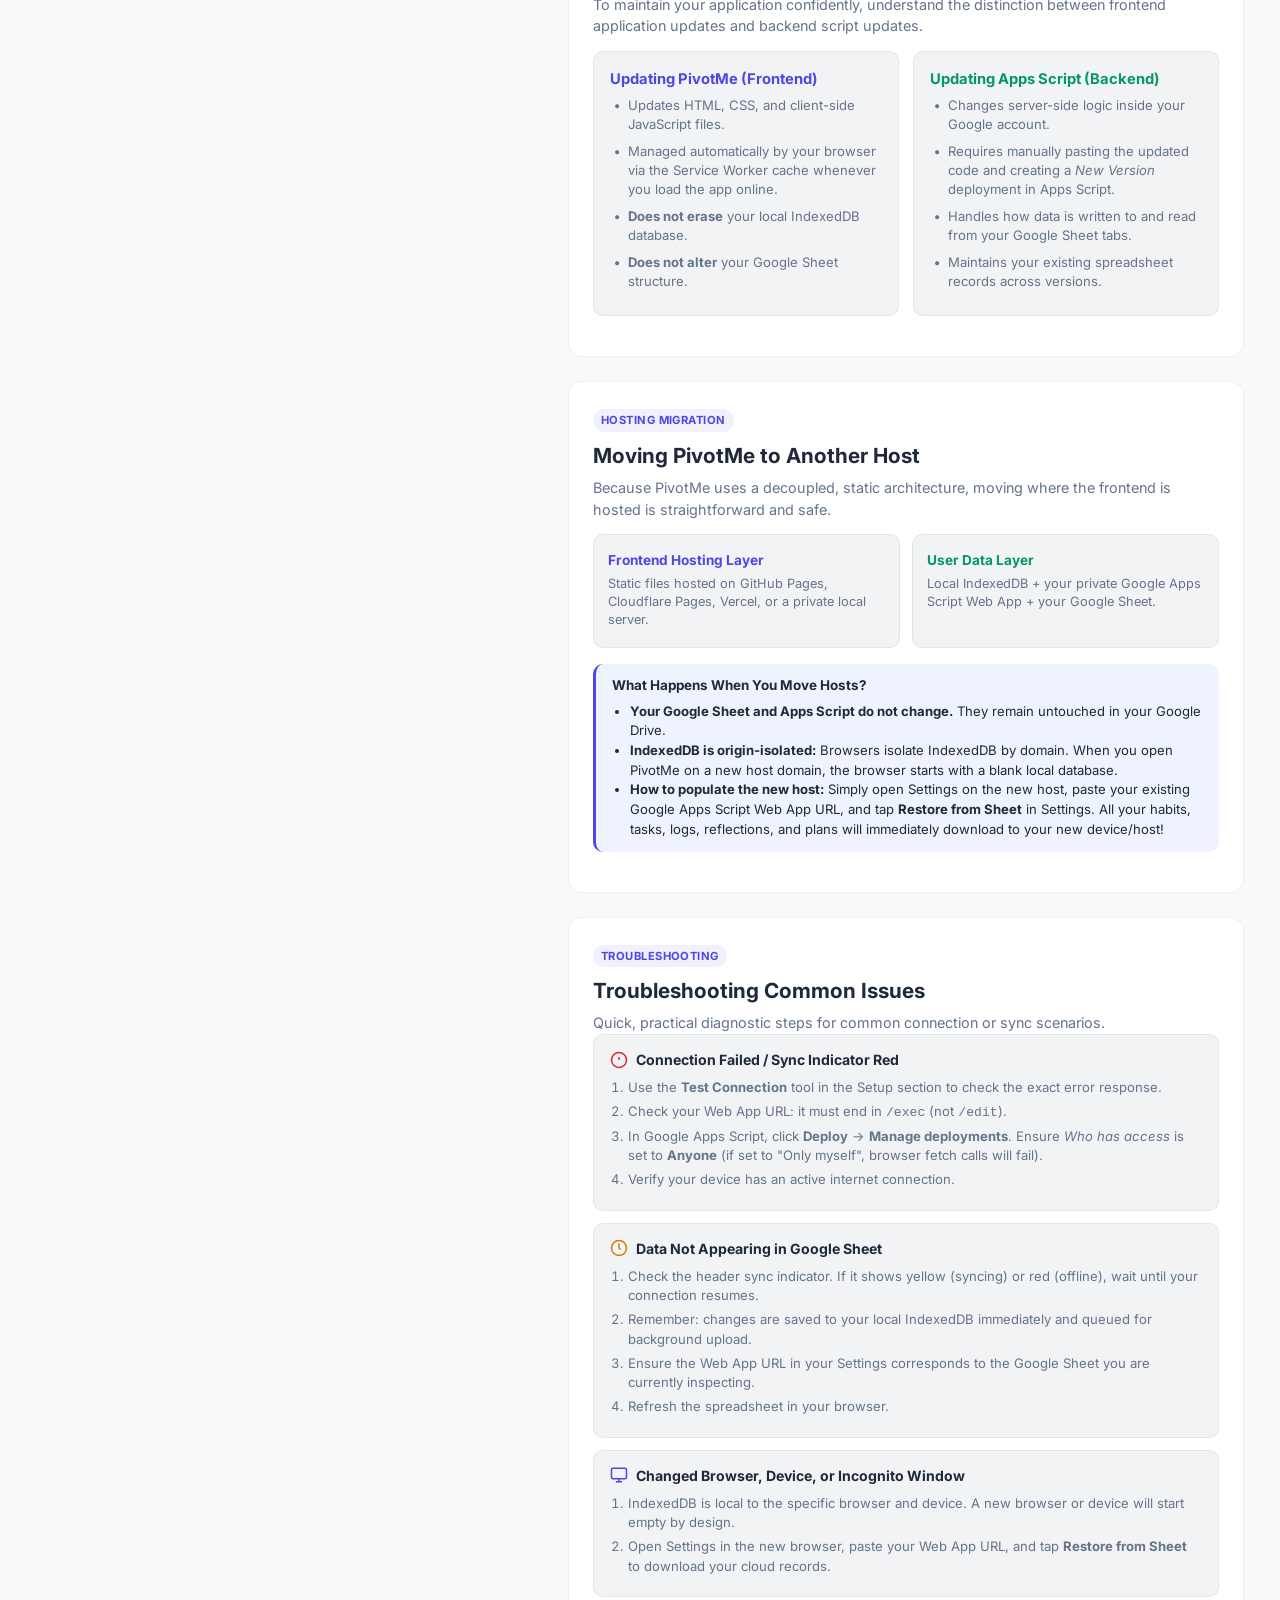
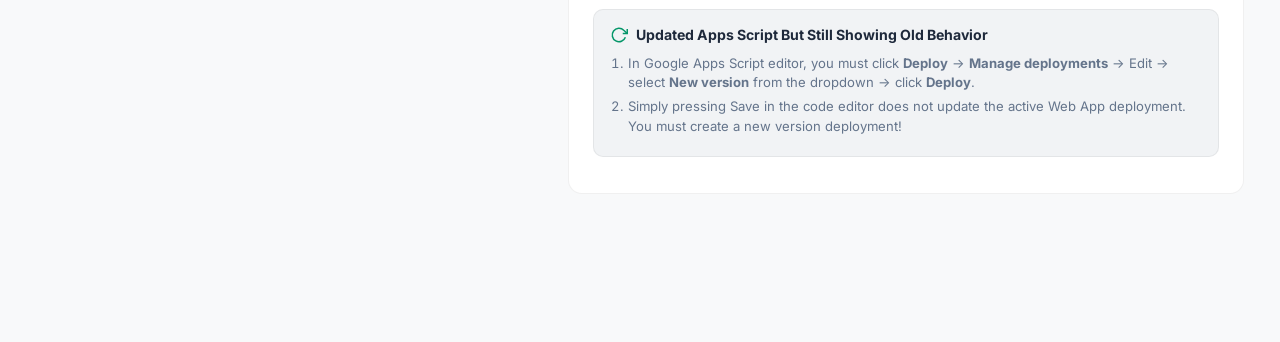
<file: help.html>
<!DOCTYPE html>
<html lang="en" data-theme="dark">
<head>
  <meta charset="UTF-8">
  <meta name="viewport" content="width=device-width, initial-scale=1.0, viewport-fit=cover">
  <title>Help — PivotMe</title>
  <meta name="description" content="Complete in-app guide, behavioral model, privacy & data storage, and Google Apps Script setup for PivotMe.">

  <!-- PWA -->
  <link rel="manifest" href="manifest.json">
  <meta name="theme-color" content="#07090D">
  <meta name="apple-mobile-web-app-capable" content="yes">
  <meta name="apple-mobile-web-app-status-bar-style" content="black-translucent">
  <link rel="icon" href="icon-512.png">
  <link rel="apple-touch-icon" href="icon-512.png">

  <!-- Styles -->
  <link rel="stylesheet" href="style.css">
</head>
<body>

  <!-- ====== Header ====== -->
  <header class="header container">
    <div style="display: flex; gap: 10px; align-items: center;">
      <h1 style="margin: 0; font-size: 1.25rem; font-weight: 700;">Help &amp; Guide</h1>
      <span class="help-badge" style="margin-bottom: 0;">PivotMe</span>
    </div>
    <div style="display: flex; gap: 8px; align-items: center;">
      <div id="sync-indicator" class="sync-indicator sync-online" title="Online — Synced">
        <svg viewBox="0 0 24 24" fill="none" stroke="currentColor" stroke-width="2" stroke-linecap="round" stroke-linejoin="round">
          <path d="M22 11.08V12a10 10 0 1 1-5.93-9.14"/>
          <polyline points="22 4 12 14.01 9 11.01"/>
        </svg>
      </div>
      <button id="install-btn" class="theme-toggle hidden" aria-label="Install App" title="Install App">
        <svg viewBox="0 0 24 24" fill="none" stroke="currentColor" stroke-width="1.5" stroke-linecap="round" stroke-linejoin="round">
          <path d="M21 15v4a2 2 0 0 1-2 2H5a2 2 0 0 1-2-2v-4M7 10l5 5 5-5M12 15V3"/>
        </svg>
      </button>
      <button id="settings-btn" class="theme-toggle" aria-label="API Settings" title="API Settings">
        <svg viewBox="0 0 24 24" fill="none" stroke="currentColor" stroke-width="1.5" stroke-linecap="round" stroke-linejoin="round">
          <circle cx="12" cy="12" r="3"/>
          <path d="M19.4 15a1.65 1.65 0 0 0 .33 1.82l.06.06a2 2 0 1 1-2.83 2.83l-.06-.06a1.65 1.65 0 0 0-1.82-.33 1.65 1.65 0 0 0-1 1.51V21a2 2 0 0 1-4 0v-.09A1.65 1.65 0 0 0 9 19.4a1.65 1.65 0 0 0-1.82.33l-.06.06a2 2 0 1 1-2.83-2.83l.06-.06a1.65 1.65 0 0 0 .33-1.82 1.65 1.65 0 0 0-1.51-1H3a2 2 0 0 1 0-4h.09A1.65 1.65 0 0 0 4.6 9a1.65 1.65 0 0 0-.33-1.82l-.06-.06a2 2 0 1 1 2.83-2.83l.06.06a1.65 1.65 0 0 0 1.82.33H9a1.65 1.65 0 0 0 1-1.51V3a2 2 0 0 1 4 0v.09a1.65 1.65 0 0 0 1 1.51 1.65 1.65 0 0 0 1.82-.33l.06-.06a2 2 0 1 1 2.83 2.83l-.06.06a1.65 1.65 0 0 0-.33 1.82V9a1.65 1.65 0 0 0 1.51 1H21a2 2 0 0 1 0 4h-.09a1.65 1.65 0 0 0-1.51 1z"/>
        </svg>
      </button>
      <button id="theme-toggle" class="theme-toggle" aria-label="Toggle theme"></button>
    </div>
  </header>

  <!-- ====== Settings Modal ====== -->
  <div id="settings-overlay" class="modal-overlay">
    <div class="modal">
      <div class="modal-handle"></div>
      <div class="modal-header">
        <h2>Backend Settings</h2>
        <button id="settings-close" class="modal-close" aria-label="Close">
          <svg width="18" height="18" viewBox="0 0 24 24" fill="none" stroke="currentColor" stroke-width="2.2" stroke-linecap="round" stroke-linejoin="round">
            <line x1="18" y1="6" x2="6" y2="18"/>
            <line x1="6" y1="6" x2="18" y2="18"/>
          </svg>
        </button>
      </div>
      <p style="font-size: 0.85rem; color: var(--text-secondary); margin-bottom: 16px;">
        Paste your Google Apps Script Web App URL below. This is stored securely in your local browser only.
      </p>
      <input type="password" id="api-url-input" class="notes-field" style="min-height: 48px; margin-bottom: 20px;" placeholder="https://script.google.com/macros/s/.../exec">
      <button id="settings-save-btn" class="save-btn" style="margin-bottom: 12px;">Save Settings</button>

      <!-- Help & Guides Section in Settings -->
      <div style="margin-top: 20px; padding-top: 16px; border-top: 1px solid var(--separator); margin-bottom: 16px;">
        <h3 style="font-size: 0.92rem; font-weight: 700; color: var(--text); margin-bottom: 4px;">Help &amp; Guides</h3>
        <p style="font-size: 0.8rem; color: var(--text-tertiary); margin-bottom: 12px;">
          Learn the PivotMe behavioral loop, how Plan works, and setup instructions.
        </p>
        <a href="help.html" class="save-btn" style="display: flex; align-items: center; justify-content: center; gap: 8px; text-decoration: none; background: var(--surface-hover); color: var(--text); border: 1px solid var(--separator); font-size: 0.88rem; padding: 10px 16px;">
          <svg width="16" height="16" viewBox="0 0 24 24" fill="none" stroke="currentColor" stroke-width="2" stroke-linecap="round" stroke-linejoin="round">
            <circle cx="12" cy="12" r="10"/>
            <path d="M9.09 9a3 3 0 0 1 5.83 1c0 2-3 3-3 3"/>
            <line x1="12" y1="17" x2="12.01" y2="17"/>
          </svg>
          <span>Open Help</span>
        </a>
      </div>

      <button id="settings-reset-btn" class="save-btn" style="background: var(--danger); font-size: 0.9rem; padding: 12px;">Reset App &amp; Clear Cache</button>
    </div>
  </div>

  <!-- ====== Content ====== -->
  <main class="container" style="padding-bottom: 90px;">

    <!-- Quick Search Bar -->
    <div class="help-search-container">
      <div class="help-search-wrapper">
        <svg class="help-search-icon" width="18" height="18" viewBox="0 0 24 24" fill="none" stroke="currentColor" stroke-width="2" stroke-linecap="round" stroke-linejoin="round">
          <circle cx="11" cy="11" r="8"/>
          <line x1="21" y1="21" x2="16.65" y2="16.65"/>
        </svg>
        <input type="text" id="help-search-input" class="help-search-input" placeholder="Search guides, setup steps, habits, plan, troubleshooting..." autocomplete="off">
      </div>
    </div>

    <!-- Mobile Horizontal Section Navigation -->
    <nav class="help-nav-mobile" id="help-nav-mobile" aria-label="Guide topics">
      <a href="#help-overview" class="help-nav-pill active">Overview</a>
      <a href="#help-pivotme-loop" class="help-nav-pill">The Loop</a>
      <a href="#help-tasks-vs-habits" class="help-nav-pill">Tasks vs Habits</a>
      <a href="#help-plan" class="help-nav-pill">Plan &amp; Time-Blocking</a>
      <a href="#help-execution" class="help-nav-pill">Focus &amp; Parallel</a>
      <a href="#help-tasks" class="help-nav-pill">Tasks Guide</a>
      <a href="#help-habits" class="help-nav-pill">Habits Guide</a>
      <a href="#help-logging" class="help-nav-pill">Logging</a>
      <a href="#help-reflection" class="help-nav-pill">Reflection</a>
      <a href="#help-setup" class="help-nav-pill">Setup &amp; Sheet</a>
      <a href="#help-security" class="help-nav-pill">Security &amp; Data</a>
      <a href="#help-updating-script" class="help-nav-pill">Updating Script</a>
      <a href="#help-app-updates" class="help-nav-pill">App Updates</a>
      <a href="#help-hosting" class="help-nav-pill">Hosting</a>
      <a href="#help-troubleshooting" class="help-nav-pill">Troubleshooting</a>
    </nav>

    <!-- 2-Column Documentation Layout (Desktop Sidebar + Main Content) -->
    <div class="help-doc-layout">

      <!-- Desktop Sticky Navigation Sidebar -->
      <aside class="help-doc-sidebar" id="help-doc-sidebar" aria-label="Documentation navigation">
        <div class="help-doc-group-title">The Foundation</div>
        <a href="#help-overview" class="help-doc-link active">Overview &amp; Philosophy</a>
        <a href="#help-pivotme-loop" class="help-doc-link">The Feedback Loop</a>
        <a href="#help-tasks-vs-habits" class="help-doc-link">Tasks vs Habits</a>

        <div class="help-doc-group-title">Execution System</div>
        <a href="#help-plan" class="help-doc-link">Plan (Time-Blocking)</a>
        <a href="#help-execution" class="help-doc-link">Focus vs Parallel</a>
        <a href="#help-tasks" class="help-doc-link">Tasks &amp; Progressive Steps</a>
        <a href="#help-habits" class="help-doc-link">Habits: Growth &amp; Quit</a>
        <a href="#help-logging" class="help-doc-link">Logging Ground Truth</a>
        <a href="#help-reflection" class="help-doc-link">Reflection &amp; Adjustment</a>

        <div class="help-doc-group-title">Storage &amp; Setup</div>
        <a href="#help-setup" class="help-doc-link">Setup &amp; Google Sheet</a>
        <a href="#help-security" class="help-doc-link">Local-First &amp; Security</a>
        <a href="#help-updating-script" class="help-doc-link">Updating Apps Script</a>
        <a href="#help-app-updates" class="help-doc-link">App Updates vs Script</a>
        <a href="#help-hosting" class="help-doc-link">Moving Hosting</a>

        <div class="help-doc-group-title">Support</div>
        <a href="#help-troubleshooting" class="help-doc-link">Troubleshooting</a>
      </aside>

      <!-- Main Guide Content Column -->
      <div class="help-doc-content" id="help-doc-content">

        <!-- ============================================================
             1. Overview & Positioning
             ============================================================ -->
        <section id="help-overview" class="help-section">
          <span class="help-badge">Product Positioning</span>
          <h2>The PivotMe Execution Framework</h2>
          <p class="help-section-desc">
            <strong>PivotMe</strong> is for a person who is genuinely honest with themselves about how they use their time, what they do, what they avoid, and what actually happens.
          </p>
          <p class="help-section-desc" style="margin-top: 8px;">
            It is not about pretending to be productive or collecting data for the sake of tracking. The purpose is to understand reality, learn from evidence, and make better adjustments. It records what actually happens without guilt, streaks, or penalties.
          </p>

          <div class="help-tip-box" style="margin-top: 18px; border-left-color: var(--accent);">
            <strong style="color: var(--text);">Core Purpose:</strong>
            <p style="margin: 6px 0 0 0; font-size: 0.88rem; line-height: 1.55; color: var(--text);">
              &ldquo;PivotMe helps me build a system, execute it, record what actually happened, learn from my own evidence, and adjust the system honestly.&rdquo;
            </p>
          </div>

          <div class="help-compare-grid" style="margin-top: 18px;">
            <div class="help-compare-card is-card">
              <div class="help-compare-title">
                <svg width="18" height="18" viewBox="0 0 24 24" fill="none" stroke="currentColor" stroke-width="2.5"><polyline points="20 6 9 17 4 12"/></svg>
                What PivotMe Is
              </div>
              <ul class="help-compare-list">
                <li>A deliberate personal system connecting planning, execution, logging, and reflection</li>
                <li>An objective, factual record of your actual choices, timestamps, and real follow-through</li>
                <li>A time-blocking engine where you commit finite hours rather than maintaining infinite wishlists</li>
                <li>A private, local-first tool that stores data on your device and your personal Google Sheet</li>
                <li>A diagnostic system that treats missed plans as evidence for adjustment rather than personal failure</li>
              </ul>
            </div>

            <div class="help-compare-card is-not-card">
              <div class="help-compare-title">
                <svg width="18" height="18" viewBox="0 0 24 24" fill="none" stroke="currentColor" stroke-width="2.5"><line x1="18" y1="6" x2="6" y2="18"/><line x1="6" y1="6" x2="18" y2="18"/></svg>
                What PivotMe Is NOT
              </div>
              <ul class="help-compare-list">
                <li>Not just a habit tracker focused on fragile streaks</li>
                <li>Not just a task manager or endless backlog checklist</li>
                <li>Not just a calendar</li>
                <li>Not just a timer</li>
                <li>Not a motivation app or vanity dashboard</li>
                <li>Not an AI that tells you what your personality or psychology is</li>
              </ul>
            </div>
          </div>
        </section>

        <!-- ============================================================
             2. The PivotMe Feedback Loop & Architecture Definitions
             ============================================================ -->
        <section id="help-pivotme-loop" class="help-section">
          <span class="help-badge">Core Engine</span>
          <h2>The PivotMe Execution Loop</h2>
          <p class="help-section-desc">
            PivotMe operates around an ongoing 7-stage feedback loop designed to test intentions against real evidence:
          </p>

          <div style="margin: 16px 0; padding: 12px 16px; background: var(--surface); border: 1px solid var(--border); border-radius: var(--radius-sm); font-weight: 700; font-size: 0.95rem; text-align: center; color: var(--accent); letter-spacing: 0.03em;">
            DECIDE → PLAN → EXECUTE → LOG → REFLECT → ADJUST → REPEAT
          </div>

          <div class="help-flow-grid" style="margin-top: 18px;">
            <div class="help-flow-step">
              <div class="help-flow-num" style="background: var(--accent);">1</div>
              <div class="help-flow-title">DECIDE</div>
              <p class="help-flow-desc">Determine your growth habits, quit habits, and concrete tasks that align with your priorities.</p>
            </div>
            <div class="help-flow-step">
              <div class="help-flow-num" style="background: var(--focus);">2</div>
              <div class="help-flow-title">PLAN</div>
              <p class="help-flow-desc">Allocate attention across the day, week, or month. Schedule dedicated time blocks on your timeline.</p>
            </div>
            <div class="help-flow-step">
              <div class="help-flow-num" style="background: #14b8a6;">3</div>
              <div class="help-flow-title">EXECUTE</div>
              <p class="help-flow-desc">Carry out the planned work using Focus Mode or Parallel Mode.</p>
            </div>
            <div class="help-flow-step">
              <div class="help-flow-num" style="background: var(--success);">4</div>
              <div class="help-flow-title">LOG</div>
              <p class="help-flow-desc">Record what actually happened, including useful context (before activity, physical state, mental state, exact time).</p>
            </div>
            <div class="help-flow-step">
              <div class="help-flow-num" style="background: #8B5CF6;">5</div>
              <div class="help-flow-title">REFLECT</div>
              <p class="help-flow-desc">Analyze accumulated evidence and identify patterns from your own history without psychological conclusions.</p>
            </div>
            <div class="help-flow-step">
              <div class="help-flow-num" style="background: var(--warning);">6</div>
              <div class="help-flow-title">ADJUST</div>
              <p class="help-flow-desc">Change the system based on what the evidence shows—calibrating fallbacks, replacements, step sizes, or schedules.</p>
            </div>
            <div class="help-flow-step">
              <div class="help-flow-num" style="background: var(--text-tertiary);">7</div>
              <div class="help-flow-title">REPEAT</div>
              <p class="help-flow-desc">Run the adjusted system again. Consistent logging produces better evidence for the next cycle.</p>
            </div>
          </div>

          <!-- Architecture & Core Concepts -->
          <h3 style="font-size: 1.05rem; font-weight: 700; color: var(--text); margin: 28px 0 12px 0;">System Architecture &amp; Core Definitions</h3>
          <p class="help-section-desc">
            To keep logging lightweight and reflections accurate, PivotMe uses precise, practical concepts:
          </p>

          <div class="help-status-grid" style="grid-template-columns: 1fr 1fr; margin-top: 14px;">
            <div class="help-status-card">
              <strong style="color: var(--success); font-size: 0.9rem;">GROWTH HABIT</strong>
              <p class="help-status-desc" style="margin-top: 4px;">A behavior you want to build or perform consistently.<br><strong>Outcomes:</strong> Done, Partially Done, Skipped.</p>
            </div>
            <div class="help-status-card">
              <strong style="color: var(--accent); font-size: 0.9rem;">FALLBACK</strong>
              <p class="help-status-desc" style="margin-top: 4px;">A reduced version of a Growth Habit used when the normal target cannot be completed (e.g. Target: Study for 2 hours; Fallback: Study for 20 minutes).</p>
            </div>
            <div class="help-status-card">
              <strong style="color: var(--danger); font-size: 0.9rem;">QUIT HABIT</strong>
              <p class="help-status-desc" style="margin-top: 4px;">A behavior you want to stop or reduce.<br><strong>Outcomes:</strong> Resisted, Partially Resisted, Done.</p>
            </div>
            <div class="help-status-card">
              <strong style="color: #14b8a6; font-size: 0.9rem;">REPLACEMENT ACTIVITY</strong>
              <p class="help-status-desc" style="margin-top: 4px;">An alternative activity configured for a Quit Habit and used when resisting the behavior.</p>
            </div>
            <div class="help-status-card">
              <strong style="color: var(--text); font-size: 0.9rem;">TASK</strong>
              <p class="help-status-desc" style="margin-top: 4px;">The outcome you want to accomplish.</p>
            </div>
            <div class="help-status-card">
              <strong style="color: var(--warning); font-size: 0.9rem;">NEXT ACTION</strong>
              <p class="help-status-desc" style="margin-top: 4px;">A small, concrete action that moves a Task forward.</p>
            </div>
            <div class="help-status-card">
              <strong style="color: var(--accent); font-size: 0.9rem;">PLAN</strong>
              <p class="help-status-desc" style="margin-top: 4px;">When you intend to give your attention to tasks and habits across the day, week, or month.</p>
            </div>
            <div class="help-status-card">
              <strong style="color: var(--focus); font-size: 0.9rem;">FOCUS SESSION</strong>
              <p class="help-status-desc" style="margin-top: 4px;">An optional focused execution session connected to planned work.</p>
            </div>
            <div class="help-status-card">
              <strong style="color: var(--success); font-size: 0.9rem;">LOG</strong>
              <p class="help-status-desc" style="margin-top: 4px;">Records what actually happened, including useful context.</p>
            </div>
            <div class="help-status-card">
              <strong style="color: #8B5CF6; font-size: 0.9rem;">REFLECTION</strong>
              <p class="help-status-desc" style="margin-top: 4px;">Analyzes accumulated evidence and identifies patterns from your own history.</p>
            </div>
            <div class="help-status-card" style="grid-column: 1 / -1;">
              <strong style="color: var(--warning); font-size: 0.9rem;">ADJUST</strong>
              <p class="help-status-desc" style="margin-top: 4px;">Changes the system based on what the evidence shows.</p>
            </div>
          </div>

          <div class="help-tip-box" style="margin-top: 16px; border-left-color: var(--warning);">
            <strong style="color: var(--text);">Task Execution Rule:</strong>
            <p style="margin: 4px 0 0 0; font-size: 0.82rem; line-height: 1.5; color: var(--text-secondary);">
              If a Task has Next Actions, you normally execute and log the <strong>Next Action</strong> rather than repeatedly logging the parent Task. The Task represents the desired overall outcome, while Next Actions are the concrete execution steps.
            </p>
          </div>
        </section>

        <!-- ============================================================
             3. Tasks vs Habits: When to Use Which
             ============================================================ -->
        <section id="help-tasks-vs-habits" class="help-section">
          <span class="help-badge">System Architecture</span>
          <h2>Tasks vs. Habits: When to Use Which</h2>
          <p class="help-section-desc">
            A common failure in personal systems is confusing recurring routines with concrete project deliverables. PivotMe maintains a deliberate distinction between the two, while unifying them on the daily Plan timeline.
          </p>

          <div class="help-compare-grid" style="margin-top: 16px;">
            <div class="help-compare-card" style="background: var(--bg-secondary);">
              <h3 style="font-size: 0.95rem; font-weight: 700; color: var(--success); margin: 0 0 6px 0;">Habits (Behavioral Baselines)</h3>
              <p style="font-size: 0.82rem; color: var(--text-secondary); margin: 0 0 10px 0; line-height: 1.5;">
                Habits are recurring behavioral patterns and routines that repeat on regular schedules or specific triggers. Their purpose is to establish an automatic behavioral default.
              </p>
              <ul style="margin: 0; padding-left: 18px; font-size: 0.82rem; line-height: 1.55; color: var(--text-secondary);">
                <li><strong>No final completion date:</strong> Practiced continuously (daily, weekdays, weekly).</li>
                <li><strong>Two distinct categories:</strong> Positive routines to nurture (<em>Growth</em>) or impulses to eliminate (<em>Quit</em>).</li>
                <li><strong>Examples:</strong> Morning meditation, 30-minute reading, gym workout, avoiding late-night social media bingeing.</li>
              </ul>
            </div>

            <div class="help-compare-card" style="background: var(--bg-secondary);">
              <h3 style="font-size: 0.95rem; font-weight: 700; color: var(--accent); margin: 0 0 6px 0;">Tasks (Bounded Deliverables)</h3>
              <p style="font-size: 0.82rem; color: var(--text-secondary); margin: 0 0 10px 0; line-height: 1.5;">
                Tasks are bounded, actionable outcomes or work items. Once their specific objective is accomplished, the task is finished and archived.
              </p>
              <ul style="margin: 0; padding-left: 18px; font-size: 0.82rem; line-height: 1.55; color: var(--text-secondary);">
                <li><strong>Definite end-state:</strong> Has clear completion criteria.</li>
                <li><strong>Structured execution:</strong> Broken down into sequential Next Actions you can execute immediately.</li>
                <li><strong>Examples:</strong> Prepare Q3 presentation deck, file tax documents, repair kitchen faucet, write project proposal.</li>
              </ul>
            </div>
          </div>

          <div class="help-tip-box" style="margin-top: 16px;">
            <strong>Where They Meet: The Plan Timeline</strong>
            <p style="margin: 4px 0 0 0; font-size: 0.82rem; line-height: 1.5;">
              You do not execute habits in a vacuum and tasks in a silo. Both demand slices of your finite daily attention. The <strong>Plan</strong> page is where both habits and tasks converge into a single, cohesive schedule for your day.
            </p>
          </div>
        </section>

        <!-- ============================================================
             4. Plan: The Daily Time-Blocking Engine
             ============================================================ -->
        <section id="help-plan" class="help-section">
          <span class="help-badge">Daily Engine</span>
          <h2>Plan: The Time-Blocking Engine</h2>
          <p class="help-section-desc">
            <strong>Plan is where you decide when you intend to give your attention</strong> across the day, week, or month. It is not an infinite task backlog; it is a finite schedule of your attention.
          </p>

          <div class="help-compare-grid" style="margin-top: 16px;">
            <div class="help-compare-card" style="background: var(--bg-secondary);">
              <h3 style="font-size: 0.95rem; font-weight: 700; color: var(--accent); margin: 0 0 6px 0;">Why Planning is Separate from a Task List</h3>
              <p style="font-size: 0.82rem; color: var(--text-secondary); margin: 0; line-height: 1.5;">
                A task backlog is an inventory of things you <em>could</em> do. Looking at 30 tasks generates decision fatigue and delay. The Plan is an explicit commitment to what you will do <em>today</em> and <em>when</em>. If an item is not on the Plan, you are not working on it today.
              </p>
            </div>
            <div class="help-compare-card" style="background: var(--bg-secondary);">
              <h3 style="font-size: 0.95rem; font-weight: 700; color: var(--warning); margin: 0 0 6px 0;">Why Rescheduling is Tracked, Not Erased</h3>
              <p style="font-size: 0.82rem; color: var(--text-secondary); margin: 0; line-height: 1.5;">
                When an unexpected delay happens, tapping <em>Alter Plan</em> shifts the time slot and records the shift in a visible history trail (e.g. 09:00 → 11:30) with an optional reason. Erasing changes conceals systemic optimism; tracking shifts provides the exact diagnostic data needed to calibrate realistic planning.
              </p>
            </div>
          </div>

          <h3 style="font-size: 1.02rem; font-weight: 700; color: var(--text); margin: 22px 0 12px 0;">Key Capabilities of the Plan Page</h3>
          <div class="help-status-grid" style="grid-template-columns: 1fr 1fr;">
            <div class="help-status-card">
              <strong style="font-size: 0.88rem; color: var(--text);">Dedicated Time Slots &amp; Presets</strong>
              <p class="help-status-desc" style="margin-top: 4px;">Assign exact start and end times, or use quick presets (Now 30m, Now 1h, Morning 09:00, Afternoon 14:00, Evening 19:00) to schedule blocks in seconds.</p>
            </div>
            <div class="help-status-card">
              <strong style="font-size: 0.88rem; color: var(--focus);">Execution Mode Selection</strong>
              <p class="help-status-desc" style="margin-top: 4px;">Choose <strong>Focus Mode</strong> (default, single-tasking) or <strong>Parallel Mode</strong> (intentional background tracking) when adding items.</p>
            </div>
            <div class="help-status-card">
              <strong style="font-size: 0.88rem; color: var(--accent);">Context &amp; Sub-Goal Notes</strong>
              <p class="help-status-desc" style="margin-top: 4px;">Add optional context or a specific sub-goal to any planned block to clarify exactly what "done" means for that session.</p>
            </div>
            <div class="help-status-card">
              <strong style="font-size: 0.88rem; color: var(--success);">Actual vs. Planned Comparison</strong>
              <p class="help-status-desc" style="margin-top: 4px;">Completed plan cards display a direct comparison between your planned time and the actual logged execution timestamp and duration.</p>
            </div>
            <div class="help-status-card">
              <strong style="font-size: 0.88rem; color: var(--text);">Plan History &amp; Weekly Review</strong>
              <p class="help-status-desc" style="margin-top: 4px;">Preserves what was actually planned and what happened to those plans. Weekly review helps you understand your planning behavior over time.</p>
            </div>
            <div class="help-status-card">
              <strong style="font-size: 0.88rem; color: var(--text);">Move to Tomorrow</strong>
              <p class="help-status-desc" style="margin-top: 4px;">Cleanly defer uncompleted items to tomorrow's plan with a single tap when emergency priorities supersede your agenda.</p>
            </div>
          </div>

          <div class="help-tip-box" style="margin-top: 16px;">
            <strong style="color: var(--text);">Plan is Not Another Reflection System:</strong>
            <p style="margin: 4px 0 0 0; font-size: 0.82rem; line-height: 1.5; color: var(--text-secondary);">
              Plan manages when you intend to schedule your attention and tracks your planning behavior. Reflection analyzes empirical execution logs (what actually happened, context, and friction). They serve distinct, complementary roles in the loop.
            </p>
          </div>
        </section>

        <!-- ============================================================
             5. Execution: Focus vs. Parallel
             ============================================================ -->
        <section id="help-execution" class="help-section">
          <span class="help-badge">Execution Mastery</span>
          <h2>Execution: Focus vs. Parallel</h2>
          <p class="help-section-desc">
            How you execute turns intent into action. PivotMe provides two execution modes and an optional focus session timer.
          </p>

          <div class="help-compare-grid" style="margin-top: 16px;">
            <div class="help-compare-card" style="background: var(--bg-secondary); border-top: 3px solid var(--focus);">
              <div style="display: flex; align-items: center; gap: 8px; margin-bottom: 6px;">
                <span class="plan-mode-badge focus">Focus Mode (Default)</span>
              </div>
              <h3 style="font-size: 0.95rem; font-weight: 700; color: var(--text); margin: 0 0 6px 0;">Single-Task Immersion</h3>
              <p style="font-size: 0.82rem; color: var(--text-secondary); margin: 0; line-height: 1.5;">
                Focus is the foundational default for all deep work, habits, and cognitive tasks. When a Focus block is active, the app highlights your current priority and de-emphasizes the rest of the day. Single-tasking eliminates context-switching penalties and ensures high-quality execution.
              </p>
            </div>

            <div class="help-compare-card" style="background: var(--bg-secondary); border-top: 3px solid #14b8a6;">
              <div style="display: flex; align-items: center; gap: 8px; margin-bottom: 6px;">
                <span class="plan-mode-badge parallel">Parallel Mode</span>
              </div>
              <h3 style="font-size: 0.95rem; font-weight: 700; color: var(--text); margin: 0 0 6px 0;">Intentional Background Tracking</h3>
              <p style="font-size: 0.82rem; color: var(--text-secondary); margin: 0; line-height: 1.5;">
                Parallel execution is permitted only for activities that naturally do not compete for active cognitive attention—such as running a washing machine while reading, or listening to an educational podcast while on a walk. <em>Multitasking on deep work is an illusion; parallel mode should be intentional, rare, and restricted to passive processes.</em>
              </p>
            </div>
          </div>

          <div class="help-tip-box" style="margin-top: 16px; border-left-color: var(--focus);">
            <strong style="color: var(--focus);">The Focus Execution Session (Optional):</strong>
            <p style="margin: 4px 0 0 0; font-size: 0.82rem; line-height: 1.5; color: var(--text-secondary);">
              Starting work can have friction. The built-in stopwatch timer anchors your attention on the current block as an optional focused execution session. Using the timer is completely optional—you can always log directly when finished. When you do use it, tapping <em>Finish &amp; Log</em> records your actual duration and timestamp directly into your ground-truth logs.
            </p>
          </div>
        </section>

        <!-- ============================================================
             6. Tasks Guide & Progressive Execution
             ============================================================ -->
        <section id="help-tasks" class="help-section">
          <span class="help-badge">Tasks Guide</span>
          <h2>Tasks &amp; Progressive Execution</h2>
          <p class="help-section-desc">
            Tasks in PivotMe keep execution concrete by focusing on outcomes and next actions. You do not have to map out a complex project hierarchy before taking action.
          </p>

          <!-- Core Concepts: Task vs Next Action -->
          <h3 style="font-size: 1.02rem; font-weight: 700; color: var(--text); margin: 24px 0 12px 0;">Task vs Next Action</h3>
          <div class="help-status-grid" style="grid-template-columns: 1fr 1fr; gap: 14px;">
            <div class="help-status-card" style="border-top: 3px solid var(--accent);">
              <strong style="font-size: 0.92rem; color: var(--accent);">TASK</strong>
              <p class="help-status-desc" style="margin-top: 6px;">The overall outcome you want to accomplish (e.g. <em>"Build my portfolio website"</em> or <em>"Learning web development"</em>). Holds the deadline, priority, and target objective.</p>
            </div>
            <div class="help-status-card" style="border-top: 3px solid var(--focus);">
              <strong style="font-size: 0.92rem; color: var(--focus);">NEXT ACTION</strong>
              <p class="help-status-desc" style="margin-top: 6px;">A small, concrete step you can take to move the Task forward (e.g. <em>"Sketch the homepage"</em> or <em>"Complete DOM lesson"</em>). Executable in a single focused session.</p>
            </div>
          </div>

          <!-- Concrete Example -->
          <div style="background: var(--surface); border: 1px solid var(--separator); border-radius: var(--radius-sm); padding: 16px; margin-top: 16px;">
            <p style="font-size: 0.85rem; font-weight: 700; color: var(--text); margin: 0 0 8px 0;">Example Structure:</p>
            <div style="font-size: 0.84rem; line-height: 1.6; color: var(--text-secondary);">
              <strong style="color: var(--text);">Task:</strong> Build my portfolio website<br>
              <strong style="color: var(--accent);">Next Actions:</strong>
              <ul style="margin: 6px 0 0 18px; padding: 0;">
                <li>Sketch the homepage</li>
                <li>Create the HTML structure</li>
                <li>Build the navigation</li>
                <li>Add the projects section</li>
              </ul>
            </div>
            <p style="font-size: 0.82rem; color: var(--text-tertiary); margin: 12px 0 0 0; font-style: italic;">
              "You do not need to plan everything before starting. Create one Next Action you can do now and add more as the work becomes clearer."
            </p>
          </div>

          <!-- Execution Paths -->
          <h3 style="font-size: 1.02rem; font-weight: 700; color: var(--text); margin: 26px 0 12px 0;">Execution &amp; Logging Paths</h3>
          <div style="background: var(--surface); border: 1px solid var(--separator); border-radius: var(--radius-sm); padding: 16px; margin-top: 12px;">
            <div style="display: grid; grid-template-columns: 1fr 1fr; gap: 14px; font-size: 0.84rem;">
              <div style="padding: 12px; background: var(--bg-secondary); border-radius: var(--radius-xs);">
                <strong style="color: var(--accent); font-size: 0.88rem;">Simple Task:</strong>
                <div style="font-size: 0.95rem; font-weight: 700; margin: 4px 0 6px 0; color: var(--text);">Task → Log Task</div>
                <div style="color: var(--text-secondary); font-size: 0.78rem;">For standalone deliverables with no separate actions. Directly log what happened when done.</div>
              </div>
              <div style="padding: 12px; background: var(--bg-secondary); border-radius: var(--radius-xs);">
                <strong style="color: var(--focus); font-size: 0.88rem;">Task with Next Actions:</strong>
                <div style="font-size: 0.95rem; font-weight: 700; margin: 4px 0 6px 0; color: var(--text);">Task → Next Action → Log Next Action</div>
                <div style="color: var(--text-secondary); font-size: 0.78rem;">The Next Action is the execution unit. Execute and log the step directly without having to log the parent Task every time.</div>
              </div>
            </div>
          </div>

          <div class="help-tip-box" style="margin-top: 16px; border-left-color: var(--accent);">
            <strong style="color: var(--text);">Evidence for Reflection:</strong>
            <p style="margin: 4px 0 0 0; font-size: 0.82rem; line-height: 1.5; color: var(--text-secondary);">
              Logging records what actually happened (Done, Partially Done, Skipped, physical and mental states, alternative activities, interruptions). This gives Reflection factual evidence to uncover real execution patterns without psychological guesswork.
            </p>
          </div>

          <!-- Consolidated Outcomes & Preset Logging -->
          <h3 style="font-size: 1.02rem; font-weight: 700; color: var(--text); margin: 26px 0 12px 0;">Logging &amp; Preset Suggestions</h3>
          <div class="help-status-grid" style="grid-template-columns: 1fr 1fr; margin-top: 12px;">
            <div class="help-status-card">
              <strong style="font-size: 0.88rem; color: var(--accent);">Strictly Three Ground-Truth Outcomes</strong>
              <p class="help-status-desc" style="margin-top: 4px;">Tasks and Next Actions log into strictly <strong>Done</strong>, <strong>Partially Done</strong>, or <strong>Skipped</strong>. Every session records actual behavioral ground truth without guilt or punitive penalties.</p>
            </div>
            <div class="help-status-card">
              <strong style="font-size: 0.88rem; color: #14b8a6;">Preset Chips &amp; Custom Input</strong>
              <p class="help-status-desc" style="margin-top: 4px;">Log quickly by tapping contextual preset chips for Physical State, Mental State, Location, and Activity Before. Frequent entries automatically float to the front, and custom free text is always supported.</p>
            </div>
          </div>

          <!-- Non-Destructive Deadlines & History -->
          <h3 style="font-size: 1.02rem; font-weight: 700; color: var(--text); margin: 26px 0 12px 0;">Non-Destructive Deadlines &amp; Task Actions</h3>
          <div class="help-status-grid" style="grid-template-columns: 1fr 1fr; margin-top: 12px;">
            <div class="help-status-card">
              <strong style="font-size: 0.88rem; color: var(--warning);">Deadline Extension Audit Trail</strong>
              <p class="help-status-desc" style="margin-top: 4px;">Extend deadlines through the Task Actions card on the Task page or directly during Partial/Skipped logging. Your <strong>original deadline</strong> is permanently preserved, and every extension date with its reason is recorded in a transparent history audit.</p>
            </div>
            <div class="help-status-card">
              <strong style="font-size: 0.88rem; color: var(--focus);">Remove After Completion</strong>
              <p class="help-status-desc" style="margin-top: 4px;">When <em>"Remove after completion"</em> is enabled, completed tasks and next actions are hidden from active views to keep focus uncluttered, while remaining fully accessible and restorable under "Show Completed".</p>
            </div>
          </div>
        </section>

        <!-- ============================================================
             7. Habits Guide: Growth vs. Quit
             ============================================================ -->
        <section id="help-habits" class="help-section">
          <span class="help-badge">Habits Guide</span>
          <h2>Habits: Growth, Quit &amp; Outcomes</h2>
          <p class="help-section-desc">
            PivotMe treats building positive behaviors and stopping destructive habits as distinct behavioral tracks, each with three explicit outcomes.
          </p>

          <div class="help-compare-grid" style="margin-top: 16px;">
            <div class="help-compare-card" style="background: var(--bg-secondary);">
              <h3 style="font-size: 0.95rem; font-weight: 700; color: var(--success); margin: 0 0 6px 0;">Growth Habits</h3>
              <p style="font-size: 0.82rem; color: var(--text-secondary); margin: 0 0 10px 0;">Behaviors you want to build or perform consistently (e.g. Study, Workout, Reading).</p>
              <div class="help-status-grid" style="grid-template-columns: 1fr; margin: 0;">
                <div class="help-status-card">
                  <strong style="color: var(--success); font-size: 0.84rem;">Done:</strong> Completed target action as planned.
                </div>
                <div class="help-status-card">
                  <strong style="color: var(--accent); font-size: 0.84rem;">Partially Done:</strong> Made partial progress, with the option to log a configured Fallback action.
                </div>
                <div class="help-status-card">
                  <strong style="color: var(--warning); font-size: 0.84rem;">Skipped:</strong> Did another activity instead of the planned habit.
                </div>
              </div>
              <div style="margin-top: 10px; font-size: 0.8rem; color: var(--text-secondary); line-height: 1.45;">
                <strong style="color: var(--text);">Fallback Action:</strong> A reduced version of the same habit configured directly in the habit and shown naturally during "Partially Done" logging.
              </div>
            </div>

            <div class="help-compare-card" style="background: var(--bg-secondary);">
              <h3 style="font-size: 0.95rem; font-weight: 700; color: var(--danger); margin: 0 0 6px 0;">Quit Habits</h3>
              <p style="font-size: 0.82rem; color: var(--text-secondary); margin: 0 0 10px 0;">Behaviors you want to stop or reduce (e.g. Late Night Scrolling, Mindless Snacking).</p>
              <div class="help-status-grid" style="grid-template-columns: 1fr; margin: 0;">
                <div class="help-status-card">
                  <strong style="color: var(--success); font-size: 0.84rem;">Resisted:</strong> Urge resisted, with quick selection of configured Replacement Activity.
                </div>
                <div class="help-status-card">
                  <strong style="color: var(--warning); font-size: 0.84rem;">Partially Resisted:</strong> Delayed or partially curbed the urge.
                </div>
                <div class="help-status-card">
                  <strong style="color: var(--danger); font-size: 0.84rem;">Done:</strong> The unwanted quit behavior occurred.
                </div>
              </div>
              <div style="margin-top: 10px; font-size: 0.8rem; color: var(--text-secondary); line-height: 1.45;">
                <strong style="color: var(--text);">Replacement Activity:</strong> The constructive alternative configured for a Quit Habit and made accessible during Resisted and Partially Resisted logging.
              </div>
            </div>
          </div>

          <div class="help-tip-box" style="margin-top: 16px;">
            <strong>Objective Outcomes Without Moralizing:</strong>
            <p style="margin: 4px 0 0 0; font-size: 0.82rem; line-height: 1.5; color: var(--text-secondary);">
              Quit Habits use three factual outcomes: <em>Resisted</em>, <em>Partially Resisted</em>, and <em>Done</em> (the behavior occurred). Recording that a quit behavior occurred is neutral empirical data needed to detect preceding activities and physical/mental states, not an invitation for guilt or failure spirals.
            </p>
          </div>
        </section>

        <!-- ============================================================
             8. Logging Ground Truth
             ============================================================ -->
        <section id="help-logging" class="help-section">
          <span class="help-badge">Data Integrity</span>
          <h2>Logging: Ground Truth &amp; Context</h2>
          <p class="help-section-desc">
            A plan is a statement of intent; a log records what actually happened. The value of PivotMe comes from being honest and consistent with logging. Better evidence produces more useful reflection.
          </p>

          <div style="margin: 16px 0; padding: 12px 16px; background: var(--surface); border: 1px solid var(--border); border-radius: var(--radius-sm); font-size: 0.85rem; line-height: 1.6; color: var(--text);">
            <strong style="color: var(--accent); display: block; margin-bottom: 4px;">What Logging Captures:</strong>
            <p style="margin: 4px 0 0 0; font-size: 0.82rem; color: var(--text-secondary); line-height: 1.55;">
              Preset choices make logging fast, while custom answers allow more detail. Logging can capture what happened, what happened before, physical state, mental state, place, time, interruptions, and what you engaged in instead when something was skipped.
            </p>
          </div>

          <div class="help-compare-grid" style="margin-top: 16px;">
            <div class="help-compare-card" style="background: var(--bg-secondary);">
              <h3 style="font-size: 0.95rem; font-weight: 700; color: var(--accent); margin: 0 0 6px 0;">Growth Habit Evidence</h3>
              <ul style="margin: 0; padding-left: 18px; font-size: 0.82rem; line-height: 1.6; color: var(--text-secondary);">
                <li><strong>Done:</strong> What did you do? What did you do before? Physical state, mental state, exact date/time.</li>
                <li><strong>Partially Done:</strong> What did you actually do? Fallback action indicator. What did you do before? Physical &amp; mental states.</li>
                <li><strong>Skipped:</strong> What did you do instead? What did you do before? Physical &amp; mental states.</li>
              </ul>
            </div>
            <div class="help-compare-card" style="background: var(--bg-secondary);">
              <h3 style="font-size: 0.95rem; font-weight: 700; color: var(--success); margin: 0 0 6px 0;">Quit Habit Evidence</h3>
              <ul style="margin: 0; padding-left: 18px; font-size: 0.82rem; line-height: 1.6; color: var(--text-secondary);">
                <li><strong>Resisted:</strong> What did you do instead? Replacement action selector. What happened before? Physical &amp; mental states.</li>
                <li><strong>Partially Resisted:</strong> What happened / what did you actually do? Replacement indicator. Before activity, physical &amp; mental states.</li>
                <li><strong>Done:</strong> What did you do? What happened before? Physical state, mental state, exact date/time.</li>
              </ul>
            </div>
          </div>

          <div class="help-tip-box" style="margin-top: 16px; border-left-color: var(--accent);">
            <strong style="color: var(--text);">Flexibility in Logging:</strong>
            <p style="margin: 4px 0 0 0; font-size: 0.82rem; line-height: 1.5; color: var(--text-secondary);">
              You do not need to record every detail every time. Tapping quick preset chips takes only seconds. Add custom detail when something unexpected happens or when friction is notable. Any honest record of reality is far more valuable than skipping logging.
            </p>
          </div>
        </section>

        <!-- ============================================================
             9. Reflection & System Calibration
             ============================================================ -->
        <section id="help-reflection" class="help-section">
          <span class="help-badge">Reflection Guide</span>
          <h2>Reflection: Patterns &amp; System Calibration</h2>
          <p class="help-section-desc">
            Reflection analyzes accumulated evidence and identifies patterns from your own history. The value comes from being honest and consistent with logging: better evidence produces more useful reflection.
          </p>

          <div class="help-status-grid" style="grid-template-columns: 1fr 1fr; margin-top: 16px;">
            <div class="help-status-card">
              <strong style="font-size: 0.85rem; color: var(--success);">"What helps me?"</strong>
              <p class="help-status-desc" style="margin-top: 4px;">Identifies environments, times of day, and weekdays where your completion rate is highest.</p>
            </div>
            <div class="help-status-card">
              <strong style="font-size: 0.85rem; color: var(--danger);">"What gets in my way?"</strong>
              <p class="help-status-desc" style="margin-top: 4px;">Highlights recurring friction triggers (e.g. fatigue, phone notifications, unplanned meetings).</p>
            </div>
            <div class="help-status-card">
              <strong style="font-size: 0.85rem; color: var(--accent);">Multi-Dimensional Drill-Down</strong>
              <p class="help-status-desc" style="margin-top: 4px;">Filter your execution logs by date range, specific weekday, habit/task, location, or status to isolate specific bottlenecks.</p>
            </div>
            <div class="help-status-card">
              <strong style="font-size: 0.85rem; color: var(--warning);">Adjust Systems, Not Blame</strong>
              <p class="help-status-desc" style="margin-top: 4px;">When an item struggles, do not blame yourself. Shrink the step size, change the execution time, or redesign the environment.</p>
            </div>
          </div>

          <div class="help-tip-box" style="margin-top: 16px;">
            <strong>Correlation vs. Causation: Strict Empirical Safeguards</strong>
            <p style="margin: 4px 0 0 0; font-size: 0.82rem; line-height: 1.5; color: var(--text-secondary);">
              PivotMe does not claim that a correlation is automatically a cause. Reflections should be treated as observations from your own history, not absolute psychological conclusions. The system identifies empirical associations in your recorded data (requiring a minimum sample size of n &ge; 5) so you can make informed adjustments to your system honestly.
            </p>
          </div>
        </section>

        <!-- ============================================================
             7. Setup Guide & Google Sheet
             ============================================================ -->
        <section id="help-setup" class="help-section">
          <span class="help-badge">Storage &amp; Connection</span>
          <h2>Setup &amp; Personal Google Sheet Connection</h2>
          <p class="help-section-desc">
            Connect your personal Google Sheet in 9 simple steps to enable automatic cloud backup and cross-device sync.
          </p>

          <div class="help-step-timeline">
            <div class="help-step-item">
              <div class="help-step-badge">1</div>
              <div class="help-step-content">
                <h3>Create a Google Sheet</h3>
                <p>Open <a href="https://sheets.new" target="_blank" rel="noopener" style="color: var(--accent); text-decoration: underline;">sheets.new</a> in your browser. Name the sheet <strong>PivotMe Data</strong> (or any name you prefer).</p>
              </div>
            </div>

            <div class="help-step-item">
              <div class="help-step-badge">2</div>
              <div class="help-step-content">
                <h3>Open Apps Script</h3>
                <p>Inside your sheet, click top menu: <strong>Extensions</strong> → <strong>Apps Script</strong>. This opens the script editor bound to your sheet.</p>
              </div>
            </div>

            <div class="help-step-item">
              <div class="help-step-badge">3</div>
              <div class="help-step-content">
                <h3>Paste the Generic Script</h3>
                <p>Erase any default code in <code>Code.gs</code>, copy the full script provided below using the <strong>Copy Code</strong> button, and paste it into the editor.</p>
              </div>
            </div>

            <div class="help-step-item">
              <div class="help-step-badge">4</div>
              <div class="help-step-content">
                <h3>Save the Project</h3>
                <p>Press <strong>Ctrl + S</strong> (or <strong>Cmd + S</strong> on Mac) or click the Save floppy disk icon.</p>
              </div>
            </div>

            <div class="help-step-item">
              <div class="help-step-badge">5</div>
              <div class="help-step-content">
                <h3>Deploy as Web App</h3>
                <p>Click top-right blue <strong>Deploy</strong> → <strong>New deployment</strong>. Choose type <strong>Web app</strong>. Set <em>Execute as</em>: <strong>Me</strong>, and <em>Who has access</em>: <strong>Anyone</strong>.</p>
              </div>
            </div>

            <div class="help-step-item">
              <div class="help-step-badge">6</div>
              <div class="help-step-content">
                <h3>Authorize Permissions</h3>
                <p>Click <strong>Deploy</strong>. Select your Google account → click <strong>Advanced</strong> → click <strong>Go to PivotMe Backend (unsafe)</strong> → click <strong>Allow</strong>. <em>(Google displays this standard warning for all self-deployed scripts.)</em></p>
              </div>
            </div>

            <div class="help-step-item">
              <div class="help-step-badge">7</div>
              <div class="help-step-content">
                <h3>Copy the Web App URL</h3>
                <p>Copy the generated URL ending in <code>/exec</code> (not <code>/edit</code>).</p>
              </div>
            </div>

            <div class="help-step-item">
              <div class="help-step-badge">8</div>
              <div class="help-step-content">
                <h3>Connect in PivotMe Settings</h3>
                <p>Click the gear icon in the header or the shortcut button below to paste your URL into Settings.</p>
                <button type="button" id="open-settings-shortcut" class="save-btn" style="max-width: 240px; padding: 10px 14px; font-size: 0.85rem; margin-top: 8px;">
                  Open Settings Modal
                </button>
              </div>
            </div>

            <div class="help-step-item">
              <div class="help-step-badge">9</div>
              <div class="help-step-content">
                <h3>Use Test Connection</h3>
                <p>Use the live diagnostic tool below to verify that your connection is functioning correctly.</p>
              </div>
            </div>
          </div>

          <!-- Interactive Test Connection Widget -->
          <div class="test-connection-widget">
            <div class="test-conn-title">
              <svg width="18" height="18" viewBox="0 0 24 24" fill="none" stroke="currentColor" stroke-width="2.2">
                <path d="M22 11.08V12a10 10 0 1 1-5.93-9.14"/>
                <polyline points="22 4 12 14.01 9 11.01"/>
              </svg>
              Test Connection
            </div>
            <p class="test-conn-sub">Test your Web App URL to ensure it responds to sync requests:</p>
            <div class="test-conn-input-row">
              <input type="text" id="test-conn-url" class="test-conn-input" placeholder="https://script.google.com/macros/s/.../exec">
              <button type="button" id="test-conn-btn" class="test-conn-btn">Test Connection</button>
            </div>
            <div id="test-conn-result" class="test-conn-result"></div>
          </div>

          <!-- Apps Script Code Box Header -->
          <div style="margin-top: 24px;">
            <h3 style="font-size: 1rem; font-weight: 700; color: var(--text); margin: 0 0 6px 0;">Generic Google Apps Script Backend Code</h3>
            <p style="font-size: 0.82rem; color: var(--text-secondary); margin: 0 0 10px 0;">Click Copy Code and paste into your Google Sheet's Apps Script editor (<code>Code.gs</code>):</p>
          </div>

          <div class="code-container">
            <div class="code-header">
              <span>appscript.gs (Google Apps Script)</span>
              <button id="copy-script-btn" class="copy-btn" title="Copy complete script">
                <svg width="16" height="16" viewBox="0 0 24 24" fill="none" stroke="currentColor" stroke-width="2" stroke-linecap="round" stroke-linejoin="round">
                  <rect x="9" y="9" width="13" height="13" rx="2" ry="2"></rect>
                  <path d="M5 15H4a2 2 0 0 1-2-2V4a2 2 0 0 1 2-2h9a2 2 0 0 1 2 2v1"></path>
                </svg>
                <span id="copy-btn-text">Copy Code</span>
              </button>
            </div>
            <textarea id="apps-script-code" class="code-area" readonly spellcheck="false">// ============================================================
// Behavior Log — Google Apps Script Backend
// Deploy this as a Web App (Execute as: Me, Access: Anyone).
// ============================================================

/**
 * Verifies if the required sheets and headers exist. 
 * If they do not, it creates them automatically.
 */
function initializeSheetsIfNeeded() {
  var ss = SpreadsheetApp.getActiveSpreadsheet();
  if (!ss) {
    throw new Error(
      &quot;Spreadsheet not found. Make sure this Apps Script was created from INSIDE your Google Sheet via &#x27;Extensions&#x27; -&gt; &#x27;Apps Script&#x27; (container-bound script). If you created it directly in Google Drive, it will not work.&quot;
    );
  }
  
  // 1. Setup &quot;Habits&quot; sheet (columns: Name, Time, Place, BehaviorType, Remind, Priority, PrevHabit, NextHabit)
  var habitsSheet = ss.getSheetByName(&quot;Habits&quot;);
  if (!habitsSheet) {
    habitsSheet = ss.insertSheet(&quot;Habits&quot;);
    habitsSheet.appendRow([&quot;Name&quot;, &quot;Time&quot;, &quot;Place&quot;, &quot;BehaviorType&quot;, &quot;Remind&quot;, &quot;Priority&quot;, &quot;PrevHabit&quot;, &quot;NextHabit&quot;]);
    // Add default templates
    habitsSheet.appendRow([&quot;Meditation&quot;, &quot;07:00 AM&quot;, &quot;Living Room&quot;, &quot;Good&quot;, &quot;Yes&quot;, &quot;To Do&quot;, &quot;&quot;, &quot;&quot;]);
    habitsSheet.appendRow([&quot;Reading&quot;, &quot;09:00 PM&quot;, &quot;Bedroom&quot;, &quot;Good&quot;, &quot;No&quot;, &quot;Optional&quot;, &quot;&quot;, &quot;&quot;]);
    habitsSheet.appendRow([&quot;Scrolling Social Media&quot;, &quot;10:00 PM&quot;, &quot;Bedroom&quot;, &quot;Bad&quot;, &quot;No&quot;, &quot;Don&#x27;t Do&quot;, &quot;&quot;, &quot;&quot;]);
  } else {
    // Check if BehaviorType column exists (Column D)
    if (habitsSheet.getLastColumn() &lt; 4) {
      habitsSheet.getRange(1, 4).setValue(&quot;BehaviorType&quot;);
      var lastRow = habitsSheet.getLastRow();
      if (lastRow &gt; 1) {
        var range = habitsSheet.getRange(2, 4, lastRow - 1, 1);
        var values = [];
        for (var i = 0; i &lt; lastRow - 1; i++) {
          values.push([&quot;Good&quot;]);
        }
        range.setValues(values);
      }
    }
    // Check if Remind column exists (Column E)
    if (habitsSheet.getLastColumn() &lt; 5) {
      habitsSheet.getRange(1, 5).setValue(&quot;Remind&quot;);
      var lastRow = habitsSheet.getLastRow();
      if (lastRow &gt; 1) {
        var range = habitsSheet.getRange(2, 5, lastRow - 1, 1);
        var values = [];
        for (var i = 0; i &lt; lastRow - 1; i++) {
          values.push([&quot;No&quot;]);
        }
        range.setValues(values);
      }
    }
    // v4 migration: Priority column (Column F)
    if (habitsSheet.getLastColumn() &lt; 6) {
      habitsSheet.getRange(1, 6).setValue(&quot;Priority&quot;);
    }
    // v4 migration: PrevHabit column (Column G)
    if (habitsSheet.getLastColumn() &lt; 7) {
      habitsSheet.getRange(1, 7).setValue(&quot;PrevHabit&quot;);
    }
    // v4 migration: NextHabit column (Column H)
    if (habitsSheet.getLastColumn() &lt; 8) {
      habitsSheet.getRange(1, 8).setValue(&quot;NextHabit&quot;);
    }
  }

  // 2. Setup &quot;Tasks&quot; sheet (columns: Name, Time, Place, Remind, TaskDate, StartDate, Deadline, Subtasks, Priority, Recurrence, IsCompleted)
  var tasksSheet = ss.getSheetByName(&quot;Tasks&quot;);
  if (!tasksSheet) {
    tasksSheet = ss.insertSheet(&quot;Tasks&quot;);
    tasksSheet.appendRow([&quot;Name&quot;, &quot;Time&quot;, &quot;Place&quot;, &quot;Remind&quot;, &quot;TaskDate&quot;, &quot;StartDate&quot;, &quot;Deadline&quot;, &quot;Subtasks&quot;, &quot;Priority&quot;, &quot;Recurrence&quot;, &quot;IsCompleted&quot;]);
    // Add default templates
    tasksSheet.appendRow([&quot;Plan Day&quot;, &quot;08:00 AM&quot;, &quot;Desk&quot;, &quot;Yes&quot;, &quot;&quot;, &quot;&quot;, &quot;&quot;, &quot;[]&quot;, &quot;To Do&quot;, &quot;[]&quot;, &quot;No&quot;]);
    tasksSheet.appendRow([&quot;Check Emails&quot;, &quot;05:00 PM&quot;, &quot;Office&quot;, &quot;No&quot;, &quot;&quot;, &quot;&quot;, &quot;&quot;, &quot;[]&quot;, &quot;Optional&quot;, &quot;[]&quot;, &quot;No&quot;]);
  } else {
    // Check if Remind column exists (Column D)
    if (tasksSheet.getLastColumn() &lt; 4) {
      tasksSheet.getRange(1, 4).setValue(&quot;Remind&quot;);
      var lastRow = tasksSheet.getLastRow();
      if (lastRow &gt; 1) {
        var range = tasksSheet.getRange(2, 4, lastRow - 1, 1);
        var values = [];
        for (var i = 0; i &lt; lastRow - 1; i++) {
          values.push([&quot;No&quot;]);
        }
        range.setValues(values);
      }
    }
    // Check if extra task date columns exist
    if (tasksSheet.getLastColumn() &lt; 5) {
      tasksSheet.getRange(1, 5).setValue(&quot;TaskDate&quot;);
    }
    if (tasksSheet.getLastColumn() &lt; 6) {
      tasksSheet.getRange(1, 6).setValue(&quot;StartDate&quot;);
    }
    if (tasksSheet.getLastColumn() &lt; 7) {
      tasksSheet.getRange(1, 7).setValue(&quot;Deadline&quot;);
    }
    if (tasksSheet.getLastColumn() &lt; 8) {
      tasksSheet.getRange(1, 8).setValue(&quot;Subtasks&quot;);
    }
    // v4 migration: Priority (Column I)
    if (tasksSheet.getLastColumn() &lt; 9) {
      tasksSheet.getRange(1, 9).setValue(&quot;Priority&quot;);
    }
    // v4 migration: Recurrence (Column J)
    if (tasksSheet.getLastColumn() &lt; 10) {
      tasksSheet.getRange(1, 10).setValue(&quot;Recurrence&quot;);
    }
    // v4 migration: IsCompleted (Column K)
    if (tasksSheet.getLastColumn() &lt; 11) {
      tasksSheet.getRange(1, 11).setValue(&quot;IsCompleted&quot;);
    }
    // v5 migration: OriginalDeadline, IsTemporary, Objective (Columns L, M, N)
    if (tasksSheet.getLastColumn() &lt; 12) {
      tasksSheet.getRange(1, 12).setValue(&quot;OriginalDeadline&quot;);
    }
    if (tasksSheet.getLastColumn() &lt; 13) {
      tasksSheet.getRange(1, 13).setValue(&quot;IsTemporary&quot;);
    }
    if (tasksSheet.getLastColumn() &lt; 14) {
      tasksSheet.getRange(1, 14).setValue(&quot;Objective&quot;);
    }
  }

  // 3. Setup &quot;Logs&quot; sheet (expanded with new behavioral fields)
  var logsSheet = ss.getSheetByName(&quot;Logs&quot;);
  if (!logsSheet) {
    logsSheet = ss.insertSheet(&quot;Logs&quot;);
    logsSheet.appendRow([
      &quot;Date&quot;, &quot;Time&quot;, &quot;Type&quot;, &quot;Name&quot;, &quot;Status&quot;, &quot;Reason&quot;, &quot;Notes&quot;,
      &quot;LoggedAt&quot;, &quot;ActivityDate&quot;, &quot;ActivityStartTime&quot;,
      &quot;PreviousActivity&quot;, &quot;AlternativeActivity&quot;, &quot;Interruption&quot;,
      &quot;Duration&quot;, &quot;Place&quot;, &quot;Priority&quot;
    ]);
  } else {
    // v4 migration: add new columns if missing
    var logCols = logsSheet.getLastColumn();
    var newHeaders = [
      [8, &quot;LoggedAt&quot;], [9, &quot;ActivityDate&quot;], [10, &quot;ActivityStartTime&quot;],
      [11, &quot;PreviousActivity&quot;], [12, &quot;AlternativeActivity&quot;], [13, &quot;Interruption&quot;],
      [14, &quot;Duration&quot;], [15, &quot;Place&quot;], [16, &quot;Priority&quot;],
      [17, &quot;CompletedWork&quot;], [18, &quot;Outcome&quot;], [19, &quot;ProblemsFaced&quot;],
      [20, &quot;RemainingWork&quot;], [21, &quot;Objective&quot;], [22, &quot;SubtaskName&quot;], [23, &quot;ParentTaskName&quot;],
      [24, &quot;NewDeadline&quot;], [25, &quot;ExtensionReason&quot;]
    ];
    newHeaders.forEach(function(pair) {
      if (logCols &lt; pair[0]) {
        logsSheet.getRange(1, pair[0]).setValue(pair[1]);
      }
    });
  }

  // 4. Setup &quot;Reflections&quot; sheet (separate from Logs — stores analyzed reflection data)
  var reflSheet = ss.getSheetByName(&quot;Reflections&quot;);
  if (!reflSheet) {
    reflSheet = ss.insertSheet(&quot;Reflections&quot;);
    // Key = date|type|name — used for dedup. Strategy = how I succeeded. FailReason + BetterPlan for failures.
    reflSheet.appendRow([&quot;Key&quot;, &quot;Date&quot;, &quot;Type&quot;, &quot;Name&quot;, &quot;Status&quot;, &quot;Strategy&quot;, &quot;FailReason&quot;, &quot;BetterPlan&quot;, &quot;EngagedActivity&quot;]);
  } else {
    // Check if column exists, if not, write header
    if (reflSheet.getLastColumn() &lt; 9) {
      reflSheet.getRange(1, 9).setValue(&quot;EngagedActivity&quot;);
    }
  }

  // 5. Setup &quot;TodaysPlan&quot; sheet
  var planSheet = ss.getSheetByName(&quot;TodaysPlan&quot;);
  if (!planSheet) {
    planSheet = ss.insertSheet(&quot;TodaysPlan&quot;);
    planSheet.appendRow([&quot;ID&quot;, &quot;TargetName&quot;, &quot;TargetType&quot;, &quot;Date&quot;, &quot;OriginalStartTime&quot;, &quot;OriginalEndTime&quot;, &quot;CurrentStartTime&quot;, &quot;CurrentEndTime&quot;, &quot;Status&quot;, &quot;CompletionType&quot;, &quot;RescheduleCount&quot;, &quot;CreatedAt&quot;, &quot;CompletedAt&quot;, &quot;ChangeLog&quot;]);
  }
}

/**
 * Handle all GET requests.
 * Supported actions: getHabits, getTasks, getLogs, saveLog, addItem, deleteItem, toggleReminder, updateItem, ping
 */
function doGet(e) {
  try {
    initializeSheetsIfNeeded();
    var action = e.parameter.action;

    if (action === &#x27;ping&#x27;)            return jsonResponse({ status: &#x27;ok&#x27;, message: &#x27;Connected to spreadsheet: &#x27; + SpreadsheetApp.getActiveSpreadsheet().getName() });
    if (action === &#x27;getHabits&#x27;)       return getItems(&#x27;Habits&#x27;);
    if (action === &#x27;getTasks&#x27;)        return getItems(&#x27;Tasks&#x27;);
    if (action === &#x27;getLogs&#x27;)         return getLogs();
    if (action === &#x27;saveLog&#x27;)         return saveLog(e.parameter);
    if (action === &#x27;addItem&#x27;)         return addItem(e.parameter);
    if (action === &#x27;deleteItem&#x27;)      return deleteItem(e.parameter);
    if (action === &#x27;toggleReminder&#x27;)  return toggleReminder(e.parameter);
    if (action === &#x27;updateItem&#x27;)      return updateItem(e.parameter);
    if (action === &#x27;saveReflection&#x27;)  return saveReflection(e.parameter);
    if (action === &#x27;getReflections&#x27;)  return getReflections();
    if (action === &#x27;savePlanItem&#x27;)    return savePlanItem(e.parameter);
    if (action === &#x27;getPlanItems&#x27;)    return getPlanItems();

    return jsonResponse({ error: &#x27;Unknown action: &#x27; + action });
  } catch (err) {
    return jsonResponse({ error: err.message || err.toString() });
  }
}

/**
 * Also handle POST (in case the client sends POST).
 * Parses the JSON body and delegates to the same handlers.
 */
function doPost(e) {
  try {
    initializeSheetsIfNeeded();
    var payload = JSON.parse(e.postData.contents);
    var action  = payload.action;

    if (action === &#x27;saveLog&#x27;)         return saveLog(payload);
    if (action === &#x27;addItem&#x27;)         return addItem(payload);
    if (action === &#x27;deleteItem&#x27;)      return deleteItem(payload);
    if (action === &#x27;toggleReminder&#x27;)  return toggleReminder(payload);
    if (action === &#x27;updateItem&#x27;)      return updateItem(payload);
    if (action === &#x27;saveReflection&#x27;)  return saveReflection(payload);
    if (action === &#x27;savePlanItem&#x27;)    return savePlanItem(payload);

    return jsonResponse({ error: &#x27;Unknown action: &#x27; + action });
  } catch (err) {
    return jsonResponse({ error: err.message || err.toString() });
  }
}

// ============================================================
// Handlers
// ============================================================

/**
 * Read all items (habits or tasks) from the named sheet.
 * Updated to include new v4 fields (priority, chain, recurrence).
 */
function getItems(sheetName) {
  var sheet = SpreadsheetApp.getActiveSpreadsheet().getSheetByName(sheetName);
  var rows  = sheet.getDataRange().getValues();
  var items = [];

  // Skip header row (row 0)
  for (var i = 1; i &lt; rows.length; i++) {
    if (rows[i][0]) { // Only include rows with a name
      var item = {
        name:          rows[i][0].toString().trim(),
        time:          rows[i][1] ? rows[i][1].toString().trim() : &#x27;&#x27;,
        place:         rows[i][2] ? rows[i][2].toString().trim() : &#x27;&#x27;
      };

      if (sheetName === &#x27;Habits&#x27;) {
        item.behaviorType = rows[i][3] ? rows[i][3].toString().trim() : &#x27;Good&#x27;;
        item.remind       = rows[i][4] === &#x27;Yes&#x27;;
        item.priority     = rows[i][5] ? rows[i][5].toString().trim() : &#x27;&#x27;;
        item.prevHabit    = rows[i][6] ? rows[i][6].toString().trim() : &#x27;&#x27;;
        item.nextHabit    = rows[i][7] ? rows[i][7].toString().trim() : &#x27;&#x27;;
      } else {
        // Tasks
        item.remind       = rows[i][3] === &#x27;Yes&#x27;;
        item.taskDate     = rows[i][4] ? formatDate(rows[i][4]) : &#x27;&#x27;;
        item.startDate    = rows[i][5] ? formatDate(rows[i][5]) : &#x27;&#x27;;
        item.deadline     = rows[i][6] ? formatDate(rows[i][6]) : &#x27;&#x27;;
        item.subtasks     = rows[i][7] ? parseSubtasks(rows[i][7]) : [];
        item.priority     = rows[i][8] ? rows[i][8].toString().trim() : &#x27;&#x27;;
        item.recurrence   = rows[i][9] ? parseJSON(rows[i][9]) : [];
        item.isCompleted  = rows[i][10] === &#x27;Yes&#x27;;
        item.originalDeadline = rows[i][11] ? formatDate(rows[i][11]) : &#x27;&#x27;;
        item.isTemporary  = rows[i][12] === &#x27;Yes&#x27;;
        item.objective    = rows[i][13] ? rows[i][13].toString().trim() : &#x27;&#x27;;
      }

      items.push(item);
    }
  }

  return jsonResponse({ status: &#x27;ok&#x27;, data: items });
}

/**
 * Read all log entries from the Logs sheet.
 * Updated to include new v4 behavioral fields.
 */
function getLogs() {
  var sheet = SpreadsheetApp.getActiveSpreadsheet().getSheetByName(&#x27;Logs&#x27;);
  var rows  = sheet.getDataRange().getValues();
  var logs  = [];

  // Skip header row (row 0)
  for (var i = 1; i &lt; rows.length; i++) {
    if (rows[i][0]) {
      logs.push({
        date:                formatDate(rows[i][0]),
        time:                rows[i][1] ? rows[i][1].toString().trim() : &#x27;&#x27;,
        type:                rows[i][2] ? rows[i][2].toString().trim() : &#x27;&#x27;,
        name:                rows[i][3] ? rows[i][3].toString().trim() : &#x27;&#x27;,
        status:              rows[i][4] ? rows[i][4].toString().trim() : &#x27;&#x27;,
        reason:              rows[i][5] ? rows[i][5].toString().trim() : &#x27;&#x27;,
        notes:               rows[i][6] ? rows[i][6].toString().trim() : &#x27;&#x27;,
        loggedAt:            rows[i][7] ? rows[i][7].toString().trim() : &#x27;&#x27;,
        activityDate:        rows[i][8] ? formatDate(rows[i][8]) : &#x27;&#x27;,
        activityStartTime:   rows[i][9] ? rows[i][9].toString().trim() : &#x27;&#x27;,
        previousActivity:    rows[i][10] ? rows[i][10].toString().trim() : &#x27;&#x27;,
        alternativeActivity: rows[i][11] ? rows[i][11].toString().trim() : &#x27;&#x27;,
        interruption:        rows[i][12] ? rows[i][12].toString().trim() : &#x27;&#x27;,
        duration:            rows[i][13] ? rows[i][13].toString().trim() : &#x27;&#x27;,
        place:               rows[i][14] ? rows[i][14].toString().trim() : &#x27;&#x27;,
        priority:            rows[i][15] ? rows[i][15].toString().trim() : &#x27;&#x27;,
        completedWork:       rows[i][16] ? rows[i][16].toString().trim() : &#x27;&#x27;,
        outcome:             rows[i][17] ? rows[i][17].toString().trim() : &#x27;&#x27;,
        problemsFaced:       rows[i][18] ? rows[i][18].toString().trim() : &#x27;&#x27;,
        remainingWork:       rows[i][19] ? rows[i][19].toString().trim() : &#x27;&#x27;,
        objective:           rows[i][20] ? rows[i][20].toString().trim() : &#x27;&#x27;,
        subtaskName:         rows[i][21] ? rows[i][21].toString().trim() : &#x27;&#x27;,
        parentTaskName:      rows[i][22] ? rows[i][22].toString().trim() : &#x27;&#x27;
      });
    }
  }

  return jsonResponse({ status: &#x27;ok&#x27;, data: logs });
}

/**
 * Append a new row to the Logs sheet.
 * Updated to include new v4 behavioral fields.
 * @param {Object} params — { date, time, type, name, status, reason, notes, loggedAt, activityDate, activityStartTime, previousActivity, alternativeActivity, interruption, duration, place, priority }
 */
function saveLog(params) {
  var sheet = SpreadsheetApp.getActiveSpreadsheet().getSheetByName(&#x27;Logs&#x27;);
  sheet.appendRow([
    params.date                || &#x27;&#x27;,
    params.time                || &#x27;&#x27;,
    params.type                || &#x27;&#x27;,
    params.name                || &#x27;&#x27;,
    params.status              || &#x27;&#x27;,
    params.reason              || &#x27;&#x27;,
    params.notes               || &#x27;&#x27;,
    params.loggedAt            || &#x27;&#x27;,
    params.activityDate        || &#x27;&#x27;,
    params.activityStartTime   || &#x27;&#x27;,
    params.previousActivity    || &#x27;&#x27;,
    params.alternativeActivity || &#x27;&#x27;,
    params.interruption        || &#x27;&#x27;,
    params.duration            || &#x27;&#x27;,
    params.place               || &#x27;&#x27;,
    params.priority            || &#x27;&#x27;,
    params.completedWork       || &#x27;&#x27;,
    params.outcome             || &#x27;&#x27;,
    params.problemsFaced       || &#x27;&#x27;,
    params.remainingWork       || &#x27;&#x27;,
    params.objective           || &#x27;&#x27;,
    params.subtaskName         || &#x27;&#x27;,
    params.parentTaskName      || &#x27;&#x27;,
    params.newDeadline         || &#x27;&#x27;,
    params.extensionReason     || &#x27;&#x27;
  ]);

  return jsonResponse({ status: &#x27;ok&#x27;, message: &#x27;Log saved&#x27; });
}

// ============================================================
// Utilities
// ============================================================

/**
 * Safely format a date value from Sheets.
 * Sheets may store dates as Date objects or strings.
 */
function formatDate(value) {
  if (value instanceof Date) {
    var y = value.getFullYear();
    var m = (&#x27;0&#x27; + (value.getMonth() + 1)).slice(-2);
    var d = (&#x27;0&#x27; + value.getDate()).slice(-2);
    return y + &#x27;-&#x27; + m + &#x27;-&#x27; + d;
  }
  return value ? value.toString().trim() : &#x27;&#x27;;
}

/**
 * Return a JSON response with correct MIME type and CORS support.
 */
function jsonResponse(data) {
  return ContentService
    .createTextOutput(JSON.stringify(data))
    .setMimeType(ContentService.MimeType.JSON);
}

/**
 * Add a new item to Habits or Tasks sheet.
 * Updated to include v4 fields (priority, chain, recurrence).
 */
function addItem(params) {
  var sheetName = params.type === &#x27;Habit&#x27; ? &#x27;Habits&#x27; : &#x27;Tasks&#x27;;
  var sheet = SpreadsheetApp.getActiveSpreadsheet().getSheetByName(sheetName);
  var remindValue = (params.remind === &#x27;true&#x27; || params.remind === true) ? &#x27;Yes&#x27; : &#x27;No&#x27;;
  if (sheetName === &#x27;Habits&#x27;) {
    sheet.appendRow([
      params.name         || &#x27;&#x27;,
      params.time         || &#x27;&#x27;,
      params.place        || &#x27;&#x27;,
      params.behaviorType || &#x27;Good&#x27;,
      remindValue,
      params.priority     || &#x27;&#x27;,
      params.prevHabit    || &#x27;&#x27;,
      params.nextHabit    || &#x27;&#x27;
    ]);
  } else {
    sheet.appendRow([
      params.name         || &#x27;&#x27;,
      params.time         || &#x27;&#x27;,
      params.place        || &#x27;&#x27;,
      remindValue,
      params.taskDate     || &#x27;&#x27;,
      params.startDate    || &#x27;&#x27;,
      params.deadline     || &#x27;&#x27;,
      params.subtasks     || &#x27;[]&#x27;,
      params.priority     || &#x27;&#x27;,
      params.recurrence   || &#x27;[]&#x27;,
      (params.isCompleted === &#x27;true&#x27; || params.isCompleted === true) ? &#x27;Yes&#x27; : &#x27;No&#x27;,
      params.originalDeadline || &#x27;&#x27;,
      (params.isTemporary === &#x27;true&#x27; || params.isTemporary === true) ? &#x27;Yes&#x27; : &#x27;No&#x27;,
      params.objective    || &#x27;&#x27;
    ]);
  }
  return jsonResponse({ status: &#x27;ok&#x27;, message: &#x27;Item added&#x27; });
}

/**
 * Find and delete a habit or task row by name.
 */
function deleteItem(params) {
  var sheetName = params.type === &#x27;Habit&#x27; ? &#x27;Habits&#x27; : &#x27;Tasks&#x27;;
  var sheet = SpreadsheetApp.getActiveSpreadsheet().getSheetByName(sheetName);
  var rows = sheet.getDataRange().getValues();
  var targetName = (params.name || &#x27;&#x27;).toString().trim().toLowerCase();

  // Search rows (skipping header row 0)
  for (var i = 1; i &lt; rows.length; i++) {
    var name = (rows[i][0] || &#x27;&#x27;).toString().trim().toLowerCase();
    if (name === targetName) {
      sheet.deleteRow(i + 1); // deleteRow takes 1-indexed row number
      return jsonResponse({ status: &#x27;ok&#x27;, message: &#x27;Item deleted&#x27; });
    }
  }

  return jsonResponse({ error: &#x27;Item not found in sheet: &#x27; + params.name });
}

/**
 * Update an existing item&#x27;s fields (priority, chain links, recurrence, isCompleted, etc).
 * Finds the row by name and updates columns in-place.
 */
function updateItem(params) {
  var sheetName = params.type === &#x27;Habit&#x27; ? &#x27;Habits&#x27; : &#x27;Tasks&#x27;;
  var sheet = SpreadsheetApp.getActiveSpreadsheet().getSheetByName(sheetName);
  var rows = sheet.getDataRange().getValues();
  var targetName = (params.name || &#x27;&#x27;).toString().trim().toLowerCase();

  for (var i = 1; i &lt; rows.length; i++) {
    var name = (rows[i][0] || &#x27;&#x27;).toString().trim().toLowerCase();
    if (name === targetName) {
      var rowNum = i + 1; // 1-indexed

      if (sheetName === &#x27;Habits&#x27;) {
        // Update all writable columns (skip name in col A)
        if (params.time !== undefined)         sheet.getRange(rowNum, 2).setValue(params.time);
        if (params.place !== undefined)        sheet.getRange(rowNum, 3).setValue(params.place);
        if (params.behaviorType !== undefined) sheet.getRange(rowNum, 4).setValue(params.behaviorType);
        if (params.remind !== undefined)       sheet.getRange(rowNum, 5).setValue((params.remind === &#x27;true&#x27; || params.remind === true) ? &#x27;Yes&#x27; : &#x27;No&#x27;);
        if (params.priority !== undefined)     sheet.getRange(rowNum, 6).setValue(params.priority);
        if (params.prevHabit !== undefined)    sheet.getRange(rowNum, 7).setValue(params.prevHabit);
        if (params.nextHabit !== undefined)    sheet.getRange(rowNum, 8).setValue(params.nextHabit);
      } else {
        // Tasks
        if (params.time !== undefined)         sheet.getRange(rowNum, 2).setValue(params.time);
        if (params.place !== undefined)        sheet.getRange(rowNum, 3).setValue(params.place);
        if (params.remind !== undefined)       sheet.getRange(rowNum, 4).setValue((params.remind === &#x27;true&#x27; || params.remind === true) ? &#x27;Yes&#x27; : &#x27;No&#x27;);
        if (params.taskDate !== undefined)     sheet.getRange(rowNum, 5).setValue(params.taskDate);
        if (params.startDate !== undefined)    sheet.getRange(rowNum, 6).setValue(params.startDate);
        if (params.deadline !== undefined)     sheet.getRange(rowNum, 7).setValue(params.deadline);
        if (params.subtasks !== undefined)     sheet.getRange(rowNum, 8).setValue(params.subtasks);
        if (params.priority !== undefined)     sheet.getRange(rowNum, 9).setValue(params.priority);
        if (params.recurrence !== undefined)   sheet.getRange(rowNum, 10).setValue(params.recurrence);
        if (params.isCompleted !== undefined)  sheet.getRange(rowNum, 11).setValue((params.isCompleted === &#x27;true&#x27; || params.isCompleted === true) ? &#x27;Yes&#x27; : &#x27;No&#x27;);
        if (params.originalDeadline !== undefined) sheet.getRange(rowNum, 12).setValue(params.originalDeadline);
        if (params.isTemporary !== undefined)  sheet.getRange(rowNum, 13).setValue((params.isTemporary === &#x27;true&#x27; || params.isTemporary === true) ? &#x27;Yes&#x27; : &#x27;No&#x27;);
        if (params.objective !== undefined)    sheet.getRange(rowNum, 14).setValue(params.objective);
      }

      return jsonResponse({ status: &#x27;ok&#x27;, message: &#x27;Item updated&#x27; });
    }
  }

  return jsonResponse({ error: &#x27;Item not found in sheet: &#x27; + params.name });
}

/**
 * Save a reflection entry to the Reflections sheet.
 * Server-side deduplication: skip if the same Key already exists.
 * Key = date|type|name (e.g. &quot;2025-07-13|Habit|Meditation&quot;)
 * @param {Object} params — { key, date, type, name, status, strategy, failReason, betterPlan }
 */
function saveReflection(params) {
  var ss = SpreadsheetApp.getActiveSpreadsheet();
  var sheet = ss.getSheetByName(&#x27;Reflections&#x27;);
  if (!sheet) {
    initializeSheetsIfNeeded();
    sheet = ss.getSheetByName(&#x27;Reflections&#x27;);
  }

  var keyToInsert = params.key || ((params.date || &#x27;&#x27;) + &#x27;|&#x27; + (params.type || &#x27;&#x27;) + &#x27;|&#x27; + (params.name || &#x27;&#x27;));

  // Dedup check: scan Column A (Key) for existing match
  var lastRow = sheet.getLastRow();
  if (lastRow &gt; 1) {
    var existingKeys = sheet.getRange(2, 1, lastRow - 1, 1).getValues();
    for (var i = 0; i &lt; existingKeys.length; i++) {
      if (existingKeys[i][0] === keyToInsert) {
        // Already exists — do not write again
        return jsonResponse({ status: &#x27;ok&#x27;, message: &#x27;Reflection already exists (dedup)&#x27; });
      }
    }
  }

  sheet.appendRow([
    keyToInsert,
    params.date       || &#x27;&#x27;,
    params.type       || &#x27;&#x27;,
    params.name       || &#x27;&#x27;,
    params.status     || &#x27;&#x27;,
    params.strategy   || &#x27;&#x27;,
    params.failReason || &#x27;&#x27;,
    params.betterPlan || &#x27;&#x27;,
    params.engagedActivity || &#x27;&#x27;
  ]);

  return jsonResponse({ status: &#x27;ok&#x27;, message: &#x27;Reflection saved&#x27; });
}

/**
 * Fetch all entries from the Reflections sheet.
 * Returns: [{ key, date, type, name, status, strategy, failReason, betterPlan }]
 */
function getReflections() {
  var ss = SpreadsheetApp.getActiveSpreadsheet();
  var sheet = ss.getSheetByName(&#x27;Reflections&#x27;);
  if (!sheet || sheet.getLastRow() &lt;= 1) {
    return jsonResponse({ status: &#x27;ok&#x27;, data: [] });
  }

  var rows = sheet.getDataRange().getValues();
  var reflections = [];
  for (var i = 1; i &lt; rows.length; i++) {
    reflections.push({
      key:        rows[i][0] ? rows[i][0].toString().trim() : &#x27;&#x27;,
      date:       rows[i][1] ? rows[i][1].toString().trim() : &#x27;&#x27;,
      type:       rows[i][2] ? rows[i][2].toString().trim() : &#x27;&#x27;,
      name:       rows[i][3] ? rows[i][3].toString().trim() : &#x27;&#x27;,
      status:     rows[i][4] ? rows[i][4].toString().trim() : &#x27;&#x27;,
      strategy:   rows[i][5] ? rows[i][5].toString().trim() : &#x27;&#x27;,
      failReason: rows[i][6] ? rows[i][6].toString().trim() : &#x27;&#x27;,
      betterPlan: rows[i][7] ? rows[i][7].toString().trim() : &#x27;&#x27;,
      engagedActivity: rows[i][8] ? rows[i][8].toString().trim() : &#x27;&#x27;
    });
  }
  return jsonResponse({ status: &#x27;ok&#x27;, data: reflections });
}

/**
 * Helper to safely parse subtasks JSON string.
 */
function parseSubtasks(val) {
  if (!val) return [];
  try {
    return JSON.parse(val.toString());
  } catch(e) {
    return [];
  }
}

/**
 * Helper to safely parse any JSON string (for recurrence arrays, etc).
 */
function parseJSON(val) {
  if (!val) return [];
  try {
    return JSON.parse(val.toString());
  } catch(e) {
    return [];
  }
}

/**
 * Handle saving a plan item.
 * Creates it if the ID does not exist, updates it if it does.
 */
function savePlanItem(params) {
  var ss = SpreadsheetApp.getActiveSpreadsheet();
  var sheet = ss.getSheetByName(&#x27;TodaysPlan&#x27;);
  
  if (!sheet) {
    initializeSheetsIfNeeded();
    sheet = ss.getSheetByName(&#x27;TodaysPlan&#x27;);
  }

  var id = params.id;
  if (!id) return jsonResponse({ error: &#x27;Missing plan item ID&#x27; });

  var lastRow = sheet.getLastRow();
  var rowIndex = -1;

  if (lastRow &gt; 1) {
    var ids = sheet.getRange(2, 1, lastRow - 1, 1).getValues();
    for (var i = 0; i &lt; ids.length; i++) {
      if (ids[i][0] == id) {
        rowIndex = i + 2;
        break;
      }
    }
  }

  var rowData = [
    id,
    params.targetName || &#x27;&#x27;,
    params.targetType || &#x27;&#x27;,
    params.date || &#x27;&#x27;,
    params.originalStartTime || &#x27;&#x27;,
    params.originalEndTime || &#x27;&#x27;,
    params.currentStartTime || &#x27;&#x27;,
    params.currentEndTime || &#x27;&#x27;,
    params.status || &#x27;&#x27;,
    params.completionType || &#x27;&#x27;,
    params.rescheduleCount || 0,
    params.createdAt || &#x27;&#x27;,
    params.completedAt || &#x27;&#x27;,
    params.changeLog || &#x27;[]&#x27;
  ];

  if (rowIndex &gt; -1) {
    sheet.getRange(rowIndex, 1, 1, rowData.length).setValues([rowData]);
  } else {
    sheet.appendRow(rowData);
  }

  return jsonResponse({ status: &#x27;ok&#x27;, message: &#x27;Plan item saved&#x27; });
}

/**
 * Fetch all plan items from TodaysPlan sheet.
 */
function getPlanItems() {
  var ss = SpreadsheetApp.getActiveSpreadsheet();
  var sheet = ss.getSheetByName(&#x27;TodaysPlan&#x27;);
  if (!sheet || sheet.getLastRow() &lt;= 1) {
    return jsonResponse({ status: &#x27;ok&#x27;, data: [] });
  }

  var rows = sheet.getDataRange().getValues();
  var items = [];
  for (var i = 1; i &lt; rows.length; i++) {
    items.push({
      id: rows[i][0] ? rows[i][0].toString() : &#x27;&#x27;,
      targetName: rows[i][1] ? rows[i][1].toString() : &#x27;&#x27;,
      targetType: rows[i][2] ? rows[i][2].toString() : &#x27;&#x27;,
      date: rows[i][3] ? rows[i][3].toString() : &#x27;&#x27;,
      originalStartTime: rows[i][4] ? rows[i][4].toString() : &#x27;&#x27;,
      originalEndTime: rows[i][5] ? rows[i][5].toString() : &#x27;&#x27;,
      currentStartTime: rows[i][6] ? rows[i][6].toString() : &#x27;&#x27;,
      currentEndTime: rows[i][7] ? rows[i][7].toString() : &#x27;&#x27;,
      status: rows[i][8] ? rows[i][8].toString() : &#x27;&#x27;,
      completionType: rows[i][9] ? rows[i][9].toString() : &#x27;&#x27;,
      rescheduleCount: rows[i][10] ? parseInt(rows[i][10]) : 0,
      createdAt: rows[i][11] ? rows[i][11].toString() : &#x27;&#x27;,
      completedAt: rows[i][12] ? rows[i][12].toString() : &#x27;&#x27;,
      changeLog: parseJSON(rows[i][13]),
      synced: true // Set to true as it comes from the server
    });
  }
  return jsonResponse({ status: &#x27;ok&#x27;, data: items });
}
</textarea>
          </div>
        </section>

        <!-- ============================================================
             8. Important Security Information
             ============================================================ -->
        <section id="help-security" class="help-section">
          <span class="help-badge">Security &amp; Data</span>
          <h2>Local-First Architecture &amp; Data Ownership</h2>
          <p class="help-section-desc">
            PivotMe is built with a transparent, local-first architecture. You own your data completely—there are no proprietary servers, tracking cookies, or walled gardens.
          </p>

          <div class="help-status-grid" style="grid-template-columns: 1fr 1fr; margin-top: 14px;">
            <div class="help-status-card">
              <strong style="font-size: 0.88rem; color: var(--accent);">Local-First Storage (IndexedDB)</strong>
              <p class="help-status-desc" style="margin-top: 4px;">Every habit, task, plan, and log is stored instantly inside your browser's private IndexedDB database. The app works fully offline without any network connection.</p>
            </div>
            <div class="help-status-card">
              <strong style="font-size: 0.88rem; color: var(--success);">Personal Google Sheets Cloud Sync</strong>
              <p class="help-status-desc" style="margin-top: 4px;">When connected, data synchronizes directly with your personal Google Sheet via a script running in your Google account. Your data is readable in standard spreadsheet rows.</p>
            </div>
            <div class="help-status-card">
              <strong style="font-size: 0.88rem; color: var(--focus);">Full JSON Export &amp; Import</strong>
              <p class="help-status-desc" style="margin-top: 4px;">In the <strong>Settings</strong> modal, use <em>Export Data</em> to download a complete, unencrypted JSON backup of your entire database, or use <em>Import Data</em> to restore or migrate devices.</p>
            </div>
            <div class="help-status-card">
              <strong style="font-size: 0.88rem; color: var(--danger);">Clear Data Options</strong>
              <p class="help-status-desc" style="margin-top: 4px;">Settings provides clear, irreversible options to reset local storage, clear the service worker cache, or disconnect your Google Sheet whenever you choose.</p>
            </div>
          </div>

          <div class="help-tip-box security" style="margin-top: 18px;">
            <strong style="color: var(--danger);">Essential Security Rules:</strong>
            <ul style="margin: 8px 0 0 0; padding-left: 18px; font-size: 0.82rem; line-height: 1.5;">
              <li><strong>Never share your Apps Script Web App URL publicly.</strong> In this architecture, that URL serves as the private connection credential allowing access to read and write your spreadsheet.</li>
              <li><strong>Never share your Google Sheet URL or ID publicly.</strong> Keep your spreadsheet private within your Google Drive.</li>
              <li><strong>Never paste personal passwords or sensitive credentials</strong> into generic script templates or notes fields.</li>
              <li><strong>Client-Side Code Visibility:</strong> The frontend application is open, client-side code running in your web browser. True security comes from your Google account's permissions boundary and keeping your deployment URL private—never from attempting to obscure client-side JavaScript.</li>
              <li><strong>Realistic Privacy:</strong> We do not make absolute, exaggerated claims such as <em>"Your data can never be stolen."</em> Security is a shared responsibility between your device security, your Google account security (e.g., 2FA), and keeping your Web App URL confidential.</li>
            </ul>
          </div>
        </section>

        <!-- ============================================================
             9. Updating Apps Script
             ============================================================ -->
        <section id="help-updating-script" class="help-section">
          <span class="help-badge">Maintenance</span>
          <h2>Updating Google Apps Script</h2>
          <p class="help-section-desc">
            When a new version of PivotMe is released with backend improvements, follow this 9-step update process without losing your historical records.
          </p>

          <div class="help-step-timeline">
            <div class="help-step-item">
              <div class="help-step-badge">1</div>
              <div class="help-step-content">
                <h3>Read the Release Note</h3>
                <p>Check the release notes to see what was improved or added in the updated backend script.</p>
              </div>
            </div>

            <div class="help-step-item">
              <div class="help-step-badge">2</div>
              <div class="help-step-content">
                <h3>Open Existing Apps Script</h3>
                <p>Open the Google Sheet connected to your PivotMe app and click <strong>Extensions</strong> → <strong>Apps Script</strong>. <em>Do not create a new sheet!</em></p>
              </div>
            </div>

            <div class="help-step-item">
              <div class="help-step-badge">3</div>
              <div class="help-step-content">
                <h3>Back Up Your Sheet (Optional)</h3>
                <p>Inside Google Sheets, click <strong>File</strong> → <strong>Make a copy</strong> if you want a local backup before updating.</p>
              </div>
            </div>

            <div class="help-step-item">
              <div class="help-step-badge">4</div>
              <div class="help-step-content">
                <h3>Replace Script Code</h3>
                <p>Select all code in <code>Code.gs</code>, replace it with the new version of <code>appscript.gs</code> from the Setup section above.</p>
              </div>
            </div>

            <div class="help-step-item">
              <div class="help-step-badge">5</div>
              <div class="help-step-content">
                <h3>Save the Project</h3>
                <p>Press <strong>Ctrl + S</strong> (or <strong>Cmd + S</strong>) to save your updated code.</p>
              </div>
            </div>

            <div class="help-step-item">
              <div class="help-step-badge">6</div>
              <div class="help-step-content">
                <h3>Deploy New Version</h3>
                <p>Click <strong>Deploy</strong> → <strong>Manage deployments</strong> → click the pencil (Edit) icon → under Version select <strong>New version</strong> → click <strong>Deploy</strong>.</p>
              </div>
            </div>

            <div class="help-step-item">
              <div class="help-step-badge">7</div>
              <div class="help-step-content">
                <h3>Keep Your Existing Spreadsheet</h3>
                <p>PivotMe's backend script automatically detects missing columns or new tabs and adds them on first sync. Your existing habit logs and task data are preserved intact.</p>
              </div>
            </div>

            <div class="help-step-item">
              <div class="help-step-badge">8</div>
              <div class="help-step-content">
                <h3>Return to PivotMe Settings</h3>
                <p>If your Web App URL remained the same, no URL change is needed. If a new deployment URL was generated, paste it into Settings.</p>
              </div>
            </div>

            <div class="help-step-item">
              <div class="help-step-badge">9</div>
              <div class="help-step-content">
                <h3>Test Connection</h3>
                <p>Use the Test Connection tool in the Setup section to verify that your updated deployment is responding with <code>status: ok</code>.</p>
              </div>
            </div>
          </div>

          <div class="help-tip-box" style="margin-top: 16px;">
            <strong>When is Data Migration Actually Required?</strong>
            <p style="margin: 4px 0 0 0; font-size: 0.82rem; line-height: 1.45;">
              <strong>You do NOT need to create a new spreadsheet for updates.</strong> The script is written to be backward-compatible: it inspects your existing columns and appends any newly introduced headers without touching your data rows. Manual migration is only required in the rare event of a major structural schema redesign, which will be clearly flagged in the release notes.
            </p>
          </div>
        </section>

        <!-- ============================================================
             10. App Updates vs. Apps Script Updates
             ============================================================ -->
        <section id="help-app-updates" class="help-section">
          <span class="help-badge">Architecture</span>
          <h2>App Updates vs. Apps Script Updates</h2>
          <p class="help-section-desc">
            To maintain your application confidently, understand the distinction between frontend application updates and backend script updates.
          </p>

          <div class="help-compare-grid" style="margin-top: 14px;">
            <div class="help-compare-card" style="background: var(--bg-secondary);">
              <h3 style="font-size: 0.92rem; font-weight: 700; color: var(--accent); margin: 0 0 6px 0;">Updating PivotMe (Frontend)</h3>
              <ul class="help-compare-list">
                <li>Updates HTML, CSS, and client-side JavaScript files.</li>
                <li>Managed automatically by your browser via the Service Worker cache whenever you load the app online.</li>
                <li><strong>Does not erase</strong> your local IndexedDB database.</li>
                <li><strong>Does not alter</strong> your Google Sheet structure.</li>
              </ul>
            </div>

            <div class="help-compare-card" style="background: var(--bg-secondary);">
              <h3 style="font-size: 0.92rem; font-weight: 700; color: var(--success); margin: 0 0 6px 0;">Updating Apps Script (Backend)</h3>
              <ul class="help-compare-list">
                <li>Changes server-side logic inside your Google account.</li>
                <li>Requires manually pasting the updated code and creating a <em>New Version</em> deployment in Apps Script.</li>
                <li>Handles how data is written to and read from your Google Sheet tabs.</li>
                <li>Maintains your existing spreadsheet records across versions.</li>
              </ul>
            </div>
          </div>
        </section>

        <!-- ============================================================
             11. Moving Hosting
             ============================================================ -->
        <section id="help-hosting" class="help-section">
          <span class="help-badge">Hosting Migration</span>
          <h2>Moving PivotMe to Another Host</h2>
          <p class="help-section-desc">
            Because PivotMe uses a decoupled, static architecture, moving where the frontend is hosted is straightforward and safe.
          </p>

          <div class="help-status-grid" style="grid-template-columns: 1fr 1fr; margin-top: 14px;">
            <div class="help-status-card">
              <strong style="font-size: 0.85rem; color: var(--accent);">Frontend Hosting Layer</strong>
              <p class="help-status-desc" style="margin-top: 4px;">Static files hosted on GitHub Pages, Cloudflare Pages, Vercel, or a private local server.</p>
            </div>
            <div class="help-status-card">
              <strong style="font-size: 0.85rem; color: var(--success);">User Data Layer</strong>
              <p class="help-status-desc" style="margin-top: 4px;">Local IndexedDB + your private Google Apps Script Web App + your Google Sheet.</p>
            </div>
          </div>

          <div class="help-tip-box" style="margin-top: 16px;">
            <strong>What Happens When You Move Hosts?</strong>
            <ul style="margin: 6px 0 0 0; padding-left: 18px; font-size: 0.82rem; line-height: 1.5;">
              <li><strong>Your Google Sheet and Apps Script do not change.</strong> They remain untouched in your Google Drive.</li>
              <li><strong>IndexedDB is origin-isolated:</strong> Browsers isolate IndexedDB by domain. When you open PivotMe on a new host domain, the browser starts with a blank local database.</li>
              <li><strong>How to populate the new host:</strong> Simply open Settings on the new host, paste your existing Google Apps Script Web App URL, and tap <strong>Restore from Sheet</strong> in Settings. All your habits, tasks, logs, reflections, and plans will immediately download to your new device/host!</li>
            </ul>
          </div>
        </section>

        <!-- ============================================================
             12. Troubleshooting
             ============================================================ -->
        <section id="help-troubleshooting" class="help-section">
          <span class="help-badge">Troubleshooting</span>
          <h2>Troubleshooting Common Issues</h2>
          <p class="help-section-desc">
            Quick, practical diagnostic steps for common connection or sync scenarios.
          </p>

          <div class="trouble-card">
            <div class="trouble-issue">
              <svg width="18" height="18" viewBox="0 0 24 24" fill="none" stroke="currentColor" stroke-width="2" style="color: var(--danger);"><circle cx="12" cy="12" r="10"/><line x1="12" y1="8" x2="12" y2="12"/><line x1="12" y1="16" x2="12.01" y2="16"/></svg>
              Connection Failed / Sync Indicator Red
            </div>
            <div class="trouble-solution">
              <ol>
                <li>Use the <strong>Test Connection</strong> tool in the Setup section to check the exact error response.</li>
                <li>Check your Web App URL: it must end in <code>/exec</code> (not <code>/edit</code>).</li>
                <li>In Google Apps Script, click <strong>Deploy</strong> → <strong>Manage deployments</strong>. Ensure <em>Who has access</em> is set to <strong>Anyone</strong> (if set to "Only myself", browser fetch calls will fail).</li>
                <li>Verify your device has an active internet connection.</li>
              </ol>
            </div>
          </div>

          <div class="trouble-card">
            <div class="trouble-issue">
              <svg width="18" height="18" viewBox="0 0 24 24" fill="none" stroke="currentColor" stroke-width="2" style="color: var(--warning);"><circle cx="12" cy="12" r="10"/><polyline points="12 6 12 12 14 14"/></svg>
              Data Not Appearing in Google Sheet
            </div>
            <div class="trouble-solution">
              <ol>
                <li>Check the header sync indicator. If it shows yellow (syncing) or red (offline), wait until your connection resumes.</li>
                <li>Remember: changes are saved to your local IndexedDB immediately and queued for background upload.</li>
                <li>Ensure the Web App URL in your Settings corresponds to the Google Sheet you are currently inspecting.</li>
                <li>Refresh the spreadsheet in your browser.</li>
              </ol>
            </div>
          </div>

          <div class="trouble-card">
            <div class="trouble-issue">
              <svg width="18" height="18" viewBox="0 0 24 24" fill="none" stroke="currentColor" stroke-width="2" style="color: var(--accent);"><rect x="2" y="3" width="20" height="14" rx="2" ry="2"/><line x1="8" y1="21" x2="16" y2="21"/><line x1="12" y1="17" x2="12" y2="21"/></svg>
              Changed Browser, Device, or Incognito Window
            </div>
            <div class="trouble-solution">
              <ol>
                <li>IndexedDB is local to the specific browser and device. A new browser or device will start empty by design.</li>
                <li>Open Settings in the new browser, paste your Web App URL, and tap <strong>Restore from Sheet</strong> to download your cloud records.</li>
              </ol>
            </div>
          </div>

          <div class="trouble-card">
            <div class="trouble-issue">
              <svg width="18" height="18" viewBox="0 0 24 24" fill="none" stroke="currentColor" stroke-width="2" style="color: var(--success);"><polyline points="23 4 23 10 17 10"/><path d="M20.49 15a9 9 0 1 1-2.12-9.36L23 10"/></svg>
              Updated Apps Script But Still Showing Old Behavior
            </div>
            <div class="trouble-solution">
              <ol>
                <li>In Google Apps Script editor, you must click <strong>Deploy</strong> → <strong>Manage deployments</strong> → Edit → select <strong>New version</strong> from the dropdown → click <strong>Deploy</strong>.</li>
                <li>Simply pressing Save in the code editor does not update the active Web App deployment. You must create a new version deployment!</li>
              </ol>
            </div>
          </div>
        </section>

      </div>
    </div>
  </main>

  <!-- ====== Navigation (Sidebar on desktop, bottom bar on mobile) ====== -->
  <nav class="bottom-nav">
    <div class="nav-brand">
      <div class="nav-brand-icon">
        <svg viewBox="0 0 24 24" width="22" height="22" fill="none" stroke="currentColor" stroke-width="2.2" stroke-linecap="round" stroke-linejoin="round" aria-hidden="true">
          <path d="M5 21V8a4 4 0 0 1 4-4h6"/>
          <polyline points="13 1.5 19 6 13 10.5"/>
          <line x1="5" y1="13.5" x2="14" y2="13.5"/>
        </svg>
      </div>
      <div class="nav-brand-info">
        <span class="nav-brand-title">PivotMe</span>
        <span class="nav-brand-sub">Daily Execution</span>
      </div>
    </div>
    <div class="nav-inner">
      <a href="index.html" class="nav-item" aria-label="Habits">
        <svg viewBox="0 0 24 24" fill="none" stroke="currentColor" stroke-width="1.5" stroke-linecap="round" stroke-linejoin="round">
          <circle cx="12" cy="12" r="10"/>
          <path d="m9 12 2 2 4-4"/>
        </svg>
        <span>Habits</span>
      </a>
      <a href="tasks.html" class="nav-item" aria-label="Tasks">
        <svg viewBox="0 0 24 24" fill="none" stroke="currentColor" stroke-width="1.5" stroke-linecap="round" stroke-linejoin="round">
          <rect x="4" y="3" width="16" height="18" rx="2"/>
          <path d="M10 7h4M8 12h8M8 16h5"/>
        </svg>
        <span>Tasks</span>
      </a>
      <a href="plan.html" class="nav-item" aria-label="Plan">
        <svg viewBox="0 0 24 24" fill="none" stroke="currentColor" stroke-width="1.5" stroke-linecap="round" stroke-linejoin="round">
          <rect x="3" y="4" width="18" height="18" rx="2" ry="2"/>
          <line x1="16" y1="2" x2="16" y2="6"/>
          <line x1="8" y1="2" x2="8" y2="6"/>
          <line x1="3" y1="10" x2="21" y2="10"/>
        </svg>
        <span>Plan</span>
      </a>
      <a href="reflection.html" class="nav-item" aria-label="Reflect">
        <svg viewBox="0 0 24 24" fill="none" stroke="currentColor" stroke-width="1.5" stroke-linecap="round" stroke-linejoin="round">
          <circle cx="12" cy="12" r="5"/>
          <path d="M12 1v2M12 21v2M4.22 4.22l1.42 1.42M18.36 18.36l1.42 1.42M1 12h2M21 12h2M4.22 19.78l1.42-1.42M18.36 5.64l1.42-1.42"/>
        </svg>
        <span>Reflect</span>
      </a>
      <a href="help.html" class="nav-item active" aria-label="Help">
        <svg viewBox="0 0 24 24" fill="none" stroke="currentColor" stroke-width="1.5" stroke-linecap="round" stroke-linejoin="round">
          <circle cx="12" cy="12" r="10"/>
          <path d="M9.09 9a3 3 0 0 1 5.83 1c0 2-3 3-3 3"/>
          <line x1="12" y1="17" x2="12.01" y2="17"/>
        </svg>
        <span>Help</span>
      </a>
    </div>
  </nav>

  <!-- ====== Scripts ====== -->
  <script src="db.js"></script>
  <script src="sync.js"></script>
  <script src="script.js"></script>
  <script>
    document.addEventListener('DOMContentLoaded', () => {
      // 1. Settings modal shortcut
      const shortcutBtn = document.getElementById('open-settings-shortcut');
      if (shortcutBtn) {
        shortcutBtn.addEventListener('click', () => {
          const settingsBtn = document.getElementById('settings-btn');
          if (settingsBtn) settingsBtn.click();
        });
      }

      // 2. Pre-fill Test Connection input from saved settings if available
      const testConnInput = document.getElementById('test-conn-url');
      if (testConnInput && typeof API_URL !== 'undefined' && API_URL) {
        testConnInput.value = API_URL;
      }

      // 3. Test Connection Widget
      const testConnBtn = document.getElementById('test-conn-btn');
      const testConnResult = document.getElementById('test-conn-result');

      if (testConnBtn && testConnInput && testConnResult) {
        testConnBtn.addEventListener('click', async () => {
          const url = testConnInput.value.trim() || (typeof API_URL !== 'undefined' ? API_URL : '');
          if (!url) {
            testConnResult.className = 'test-conn-result error';
            testConnResult.textContent = 'Please enter or save your Google Apps Script Web App URL first.';
            return;
          }

          if (!url.startsWith('https://script.google.com/macros/s/')) {
            testConnResult.className = 'test-conn-result error';
            testConnResult.textContent = 'Invalid URL. The URL must begin with https://script.google.com/macros/s/... and end in /exec';
            return;
          }

          testConnBtn.disabled = true;
          testConnBtn.textContent = 'Testing...';
          testConnResult.className = 'test-conn-result';
          testConnResult.style.display = 'none';

          try {
            const separator = url.includes('?') ? '&' : '?';
            const res = await fetch(`${url}${separator}action=ping`);
            const data = await res.json();

            if (data && data.status === 'ok') {
              testConnResult.className = 'test-conn-result success';
              testConnResult.textContent = `Success: ${data.message || 'Connected to Google Sheet successfully!'}`;
            } else {
              testConnResult.className = 'test-conn-result error';
              testConnResult.textContent = `Error from Apps Script: ${data.error || JSON.stringify(data)}`;
            }
          } catch (err) {
            testConnResult.className = 'test-conn-result error';
            testConnResult.textContent = `Connection failed (${err.message}). Ensure deployment access is set to "Anyone" and your device has internet access.`;
          } finally {
            testConnBtn.disabled = false;
            testConnBtn.textContent = 'Test Connection';
          }
        });
      }

      // 4. Copy Apps Script Code button
      const copyBtn = document.getElementById('copy-script-btn');
      const copyText = document.getElementById('copy-btn-text');
      const codeArea = document.getElementById('apps-script-code');

      if (copyBtn && codeArea) {
        copyBtn.addEventListener('click', async () => {
          try {
            await navigator.clipboard.writeText(codeArea.value);
            copyText.textContent = 'Copied!';
            copyBtn.classList.add('copied');
            setTimeout(() => {
              copyText.textContent = 'Copy Code';
              copyBtn.classList.remove('copied');
            }, 2000);
          } catch (err) {
            codeArea.select();
            document.execCommand('copy');
            copyText.textContent = 'Copied!';
            copyBtn.classList.add('copied');
            setTimeout(() => {
              copyText.textContent = 'Copy Code';
              copyBtn.classList.remove('copied');
            }, 2000);
          }
        });
      }

      // 5. Real-time Search Filter across Guide Sections
      const searchInput = document.getElementById('help-search-input');
      const sections = document.querySelectorAll('.help-section');

      if (searchInput) {
        searchInput.addEventListener('input', (e) => {
          const query = e.target.value.trim().toLowerCase();
          sections.forEach(sec => {
            if (!query) {
              sec.style.display = '';
            } else {
              const text = sec.textContent.toLowerCase();
              sec.style.display = text.includes(query) ? '' : 'none';
            }
          });
        });
      }

      // 6. Active Section Tracking for Desktop Sidebar and Mobile Pills
      const sidebarLinks = document.querySelectorAll('.help-doc-link');
      const mobilePills = document.querySelectorAll('.help-nav-pill');

      if ('IntersectionObserver' in window) {
        const observer = new IntersectionObserver((entries) => {
          entries.forEach(entry => {
            if (entry.isIntersecting) {
              const id = entry.target.getAttribute('id');
              sidebarLinks.forEach(link => {
                link.classList.toggle('active', link.getAttribute('href') === `#${id}`);
              });
              mobilePills.forEach(pill => {
                const isActive = pill.getAttribute('href') === `#${id}`;
                pill.classList.toggle('active', isActive);
                if (isActive) {
                  pill.scrollIntoView({ behavior: 'smooth', inline: 'nearest', block: 'nearest' });
                }
              });
            }
          });
        }, { rootMargin: '-20% 0px -70% 0px' });

        sections.forEach(sec => observer.observe(sec));
      }
    });
  </script>
</body>
</html>
</file>
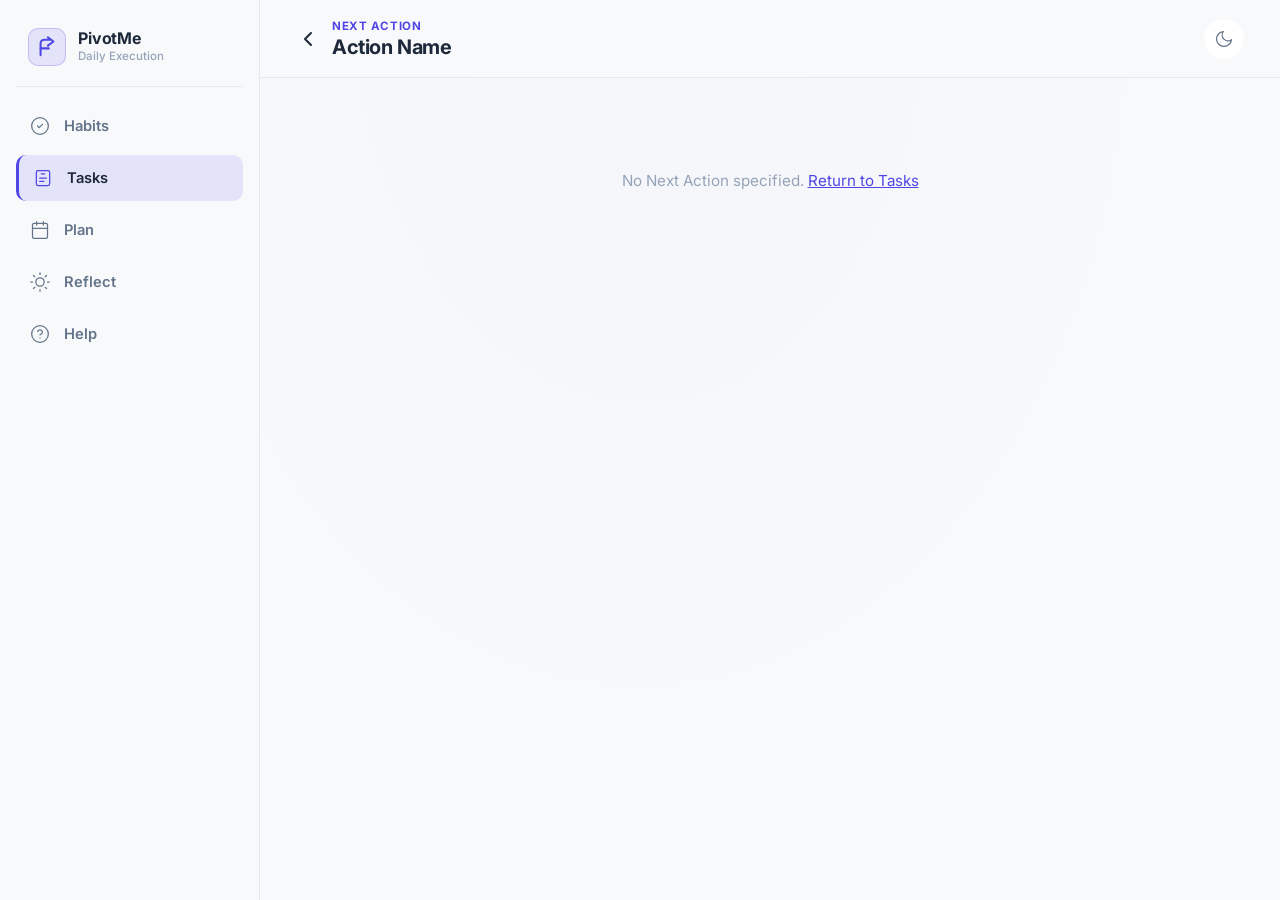
<file: next-action.html>
<!DOCTYPE html>
<html lang="en" data-theme="dark">
<head>
  <meta charset="UTF-8">
  <meta name="viewport" content="width=device-width, initial-scale=1.0, viewport-fit=cover">
  <title>Next Action — PivotMe</title>
  <meta name="description" content="Execute and log your Next Action in PivotMe.">
  <link rel="manifest" href="manifest.json">
  <meta name="theme-color" content="#07090D">
  <meta name="apple-mobile-web-app-capable" content="yes">
  <meta name="apple-mobile-web-app-status-bar-style" content="black-translucent">
  <link rel="icon" href="icon-512.png">
  <link rel="apple-touch-icon" href="icon-512.png">
  <link rel="stylesheet" href="style.css">
</head>
<body>
  <!-- ====== Header ====== -->
  <header class="header container">
    <div style="display: flex; gap: 12px; align-items: center;">
      <button id="action-back-btn" style="background: none; border: none; color: var(--text); padding: 8px 0; cursor: pointer; display: flex; align-items: center;" aria-label="Back">
        <svg viewBox="0 0 24 24" width="24" height="24" fill="none" stroke="currentColor" stroke-width="2" stroke-linecap="round" stroke-linejoin="round">
          <polyline points="15 18 9 12 15 6"></polyline>
        </svg>
      </button>
      <div style="display: flex; flex-direction: column;">
        <span style="font-size: 0.72rem; font-weight: 700; text-transform: uppercase; letter-spacing: 0.05em; color: var(--accent);">NEXT ACTION</span>
        <h1 id="action-title" style="margin: 0; font-size: 1.25rem; line-height: 1.2; font-weight: 700;">Action Name</h1>
      </div>
    </div>
    <div style="display: flex; gap: 8px; align-items: center;">
      <button id="install-btn" class="theme-toggle hidden" aria-label="Install App" title="Install App">
        <svg viewBox="0 0 24 24" fill="none" stroke="currentColor" stroke-width="1.5" stroke-linecap="round" stroke-linejoin="round">
          <path d="M21 15v4a2 2 0 0 1-2 2H5a2 2 0 0 1-2-2v-4M7 10l5 5 5-5M12 15V3"/>
        </svg>
      </button>
      <button id="theme-toggle" class="theme-toggle" aria-label="Toggle theme"></button>
    </div>
  </header>

  <!-- ====== Content ====== -->
  <main class="container" style="padding-bottom: 90px;">
    <div id="loading" class="loading">
      <div class="loading-spinner"></div>
      <p>Loading Next Action…</p>
    </div>

    <div id="action-content" style="display: none;">
      <!-- Overview Card -->
      <div class="card" style="margin-bottom: 20px; padding: 20px;">
        <div style="display: flex; justify-content: space-between; align-items: flex-start; margin-bottom: 12px; gap: 10px;">
          <div>
            <div style="display: inline-flex; align-items: center; gap: 6px; padding: 4px 10px; border-radius: var(--radius-xs); background: rgba(99, 102, 241, 0.12); color: var(--accent); font-size: 0.72rem; font-weight: 700; text-transform: uppercase; margin-bottom: 8px;">
              Execution Unit
            </div>
            <h2 id="action-display-name" style="margin: 0 0 6px 0; font-size: 1.3rem; font-weight: 700; color: var(--text);"></h2>
            <div style="font-size: 0.88rem; color: var(--text-secondary); display: flex; align-items: center; gap: 6px;">
              <span>Parent Task:</span>
              <a id="parent-task-link" href="#" style="color: var(--accent); font-weight: 600; text-decoration: none;"></a>
            </div>
          </div>
          <div id="action-status-badge" style="font-size: 0.8rem; font-weight: 700; padding: 4px 10px; border-radius: var(--radius-xs);"></div>
        </div>

        <!-- Meta badges -->
        <div id="action-meta-pills" style="display: flex; gap: 8px; flex-wrap: wrap; margin-bottom: 18px;"></div>

        <!-- Start / Log Next Action trigger -->
        <button id="start-log-action-btn" class="save-btn" style="background: var(--accent); color: #fff; font-size: 1rem; font-weight: 700; padding: 14px; min-height: 48px; display: flex; align-items: center; justify-content: center; gap: 8px; box-shadow: 0 4px 14px rgba(99, 102, 241, 0.35);">
          <svg viewBox="0 0 24 24" width="20" height="20" fill="none" stroke="currentColor" stroke-width="2.5" stroke-linecap="round" stroke-linejoin="round">
            <polyline points="20 6 9 17 4 12"/>
          </svg>
          <span id="start-log-btn-text">Start / Log Next Action</span>
        </button>
      </div>

      <!-- Dedicated Logging Section -->
      <div id="action-logging-card" class="card" style="margin-bottom: 24px; padding: 20px; display: block;">
        <h3 style="margin: 0 0 4px 0; font-size: 1.05rem; font-weight: 700; color: var(--text);">Log What Actually Happened</h3>
        <p style="margin: 0 0 16px 0; font-size: 0.8rem; color: var(--text-secondary);">Select the outcome of your execution. Logging provides factual evidence for Reflection.</p>

        <!-- Status Selection -->
        <div class="status-group" style="margin-bottom: 18px;">
          <button class="status-btn" data-status="Done" id="status-btn-done" type="button">
            <span class="status-icon">
              <svg class="status-icon-svg" viewBox="0 0 24 24" fill="none" stroke="currentColor" stroke-width="2.5" stroke-linecap="round" stroke-linejoin="round">
                <polyline points="20 6 9 17 4 12"/>
              </svg>
            </span>
            <span>Done</span>
            <span class="status-subtext">Completed</span>
          </button>
          <button class="status-btn" data-status="Partially Done" id="status-btn-partial" type="button">
            <span class="status-icon">
              <svg class="status-icon-svg" viewBox="0 0 24 24" fill="none" stroke="currentColor" stroke-width="2.2" stroke-linecap="round" stroke-linejoin="round">
                <circle cx="12" cy="12" r="9"/>
                <path d="M12 3a9 9 0 0 0 0 18z" fill="currentColor"/>
              </svg>
            </span>
            <span>Partially Done</span>
            <span class="status-subtext">Some progress</span>
          </button>
          <button class="status-btn" data-status="Skipped" id="status-btn-skipped" type="button">
            <span class="status-icon">
              <svg class="status-icon-svg" viewBox="0 0 24 24" fill="none" stroke="currentColor" stroke-width="2.2" stroke-linecap="round" stroke-linejoin="round">
                <circle cx="12" cy="12" r="10"/>
                <line x1="4.93" y1="4.93" x2="19.07" y2="19.07"/>
              </svg>
            </span>
            <span>Skipped</span>
            <span class="status-subtext">Not executed</span>
          </button>
        </div>

        <!-- DONE Form Fields -->
        <div id="section-done" style="display: none;">
          <p class="reason-label">What did you complete?</p>
          <input type="text" id="done-completed" class="notes-field" placeholder="Describe what was accomplished" style="min-height: 44px; margin-bottom: 6px;">
          <div class="suggestion-chips" id="suggest-done-completed"></div>

          <p class="reason-label" style="margin-top: 14px;">What did you do before?</p>
          <input type="text" id="done-before" class="notes-field" placeholder="Activity prior to starting" style="min-height: 44px; margin-bottom: 6px;">
          <div class="suggestion-chips" id="suggest-done-before"></div>

          <p class="reason-label" style="margin-top: 14px;">Physical State</p>
          <div class="priority-chips-group" id="chips-done-physical" style="display: flex; gap: 6px; flex-wrap: wrap; margin-bottom: 14px;">
            <button type="button" class="priority-chip" data-value="Energetic">Energetic</button>
            <button type="button" class="priority-chip" data-value="Normal">Normal</button>
            <button type="button" class="priority-chip" data-value="Tired">Tired</button>
            <button type="button" class="priority-chip" data-value="Exhausted">Exhausted</button>
          </div>

          <p class="reason-label">Mental State</p>
          <div class="priority-chips-group" id="chips-done-mental" style="display: flex; gap: 6px; flex-wrap: wrap; margin-bottom: 14px;">
            <button type="button" class="priority-chip" data-value="Focused">Focused</button>
            <button type="button" class="priority-chip" data-value="Calm">Calm</button>
            <button type="button" class="priority-chip" data-value="Distracted">Distracted</button>
            <button type="button" class="priority-chip" data-value="Stressed">Stressed</button>
          </div>

          <div style="display: grid; grid-template-columns: 1fr 1fr; gap: 10px; margin-bottom: 14px;">
            <div>
              <p class="reason-label">Place</p>
              <input type="text" id="done-place" class="notes-field" placeholder="Where you executed" style="min-height: 44px; margin-bottom: 4px;">
              <div class="suggestion-chips" id="suggest-done-place"></div>
            </div>
            <div>
              <p class="reason-label">Time</p>
              <input type="time" id="done-time" class="notes-field time-picker-field" style="min-height: 44px; margin-bottom: 0;">
            </div>
          </div>
        </div>

        <!-- PARTIALLY DONE Form Fields -->
        <div id="section-partial" style="display: none;">
          <p class="reason-label">What did you complete?</p>
          <input type="text" id="partial-completed" class="notes-field" placeholder="Describe the part you finished" style="min-height: 44px; margin-bottom: 6px;">
          <div class="suggestion-chips" id="suggest-partial-completed"></div>

          <p class="reason-label" style="margin-top: 14px;">What remains?</p>
          <input type="text" id="partial-remaining" class="notes-field" placeholder="What is left to do" style="min-height: 44px; margin-bottom: 6px;">
          <div class="suggestion-chips" id="suggest-partial-remaining"></div>

          <p class="reason-label" style="margin-top: 14px;">What did you do before?</p>
          <input type="text" id="partial-before" class="notes-field" placeholder="Activity prior to starting" style="min-height: 44px; margin-bottom: 6px;">
          <div class="suggestion-chips" id="suggest-partial-before"></div>

          <p class="reason-label" style="margin-top: 14px;">Physical State</p>
          <div class="priority-chips-group" id="chips-partial-physical" style="display: flex; gap: 6px; flex-wrap: wrap; margin-bottom: 14px;">
            <button type="button" class="priority-chip" data-value="Energetic">Energetic</button>
            <button type="button" class="priority-chip" data-value="Normal">Normal</button>
            <button type="button" class="priority-chip" data-value="Tired">Tired</button>
            <button type="button" class="priority-chip" data-value="Exhausted">Exhausted</button>
          </div>

          <p class="reason-label">Mental State</p>
          <div class="priority-chips-group" id="chips-partial-mental" style="display: flex; gap: 6px; flex-wrap: wrap; margin-bottom: 14px;">
            <button type="button" class="priority-chip" data-value="Focused">Focused</button>
            <button type="button" class="priority-chip" data-value="Calm">Calm</button>
            <button type="button" class="priority-chip" data-value="Distracted">Distracted</button>
            <button type="button" class="priority-chip" data-value="Stressed">Stressed</button>
          </div>

          <p class="reason-label">What interrupted you, if applicable</p>
          <input type="text" id="partial-interruption" class="notes-field" placeholder="e.g. Phone call, meeting, fatigue" style="min-height: 44px; margin-bottom: 6px;">
          <div class="suggestion-chips" id="suggest-partial-interruption"></div>

          <div style="display: grid; grid-template-columns: 1fr 1fr; gap: 10px; margin-bottom: 14px; margin-top: 14px;">
            <div>
              <p class="reason-label">Place</p>
              <input type="text" id="partial-place" class="notes-field" placeholder="Where you executed" style="min-height: 44px; margin-bottom: 4px;">
              <div class="suggestion-chips" id="suggest-partial-place"></div>
            </div>
            <div>
              <p class="reason-label">Time</p>
              <input type="time" id="partial-time" class="notes-field time-picker-field" style="min-height: 44px; margin-bottom: 0;">
            </div>
          </div>
        </div>

        <!-- SKIPPED Form Fields -->
        <div id="section-skipped" style="display: none;">
          <p class="reason-label">What did you engage in instead?</p>
          <input type="text" id="skipped-activity" class="notes-field" placeholder="e.g. Social media, YouTube, resting, urgent errand" style="min-height: 44px; margin-bottom: 6px;">
          <div class="suggestion-chips" id="suggest-skipped-activity"></div>

          <p class="reason-label" style="margin-top: 14px;">What did you do before?</p>
          <input type="text" id="skipped-before" class="notes-field" placeholder="Activity before skipping" style="min-height: 44px; margin-bottom: 6px;">
          <div class="suggestion-chips" id="suggest-skipped-before"></div>

          <p class="reason-label" style="margin-top: 14px;">Physical State</p>
          <div class="priority-chips-group" id="chips-skipped-physical" style="display: flex; gap: 6px; flex-wrap: wrap; margin-bottom: 14px;">
            <button type="button" class="priority-chip" data-value="Energetic">Energetic</button>
            <button type="button" class="priority-chip" data-value="Normal">Normal</button>
            <button type="button" class="priority-chip" data-value="Tired">Tired</button>
            <button type="button" class="priority-chip" data-value="Exhausted">Exhausted</button>
          </div>

          <p class="reason-label">Mental State</p>
          <div class="priority-chips-group" id="chips-skipped-mental" style="display: flex; gap: 6px; flex-wrap: wrap; margin-bottom: 14px;">
            <button type="button" class="priority-chip" data-value="Focused">Focused</button>
            <button type="button" class="priority-chip" data-value="Calm">Calm</button>
            <button type="button" class="priority-chip" data-value="Distracted">Distracted</button>
            <button type="button" class="priority-chip" data-value="Stressed">Stressed</button>
          </div>

          <div style="display: grid; grid-template-columns: 1fr 1fr; gap: 10px; margin-bottom: 14px;">
            <div>
              <p class="reason-label">Place</p>
              <input type="text" id="skipped-place" class="notes-field" placeholder="Where you were" style="min-height: 44px; margin-bottom: 4px;">
              <div class="suggestion-chips" id="suggest-skipped-place"></div>
            </div>
            <div>
              <p class="reason-label">Time</p>
              <input type="time" id="skipped-time" class="notes-field time-picker-field" style="min-height: 44px; margin-bottom: 0;">
            </div>
          </div>
        </div>

        <button id="save-action-log-btn" class="save-btn" style="background: var(--accent); margin-top: 16px; font-weight: 700;" disabled>
          Save Next Action Log
        </button>
      </div>

      <!-- Execution History Card -->
      <div class="card" style="padding: 20px;">
        <h3 style="margin: 0 0 12px 0; font-size: 1rem; font-weight: 700; color: var(--text);">Execution History</h3>
        <div id="action-history-list"></div>
      </div>
    </div>
  </main>

  <!-- ====== Navigation (Sidebar on desktop, bottom bar on mobile) ====== -->
  <nav class="bottom-nav">
    <div class="nav-brand">
      <div class="nav-brand-icon">
        <svg viewBox="0 0 24 24" width="22" height="22" fill="none" stroke="currentColor" stroke-width="2.2" stroke-linecap="round" stroke-linejoin="round" aria-hidden="true">
          <path d="M5 21V8a4 4 0 0 1 4-4h6"/>
          <polyline points="13 1.5 19 6 13 10.5"/>
          <line x1="5" y1="13.5" x2="14" y2="13.5"/>
        </svg>
      </div>
      <div class="nav-brand-info">
        <span class="nav-brand-title">PivotMe</span>
        <span class="nav-brand-sub">Daily Execution</span>
      </div>
    </div>
    <div class="nav-inner">
      <a href="index.html" class="nav-item" aria-label="Habits">
        <svg viewBox="0 0 24 24" fill="none" stroke="currentColor" stroke-width="1.5" stroke-linecap="round" stroke-linejoin="round">
          <circle cx="12" cy="12" r="10"/>
          <path d="m9 12 2 2 4-4"/>
        </svg>
        <span>Habits</span>
      </a>
      <a href="tasks.html" class="nav-item active" aria-label="Tasks">
        <svg viewBox="0 0 24 24" fill="none" stroke="currentColor" stroke-width="1.5" stroke-linecap="round" stroke-linejoin="round">
          <rect x="4" y="3" width="16" height="18" rx="2"/>
          <path d="M10 7h4M8 12h8M8 16h5"/>
        </svg>
        <span>Tasks</span>
      </a>
      <a href="plan.html" class="nav-item" aria-label="Plan">
        <svg viewBox="0 0 24 24" fill="none" stroke="currentColor" stroke-width="1.5" stroke-linecap="round" stroke-linejoin="round">
          <rect x="3" y="4" width="18" height="18" rx="2" ry="2"/>
          <line x1="16" y1="2" x2="16" y2="6"/>
          <line x1="8" y1="2" x2="8" y2="6"/>
          <line x1="3" y1="10" x2="21" y2="10"/>
        </svg>
        <span>Plan</span>
      </a>
      <a href="reflection.html" class="nav-item" aria-label="Reflect">
        <svg viewBox="0 0 24 24" fill="none" stroke="currentColor" stroke-width="1.5" stroke-linecap="round" stroke-linejoin="round">
          <circle cx="12" cy="12" r="5"/>
          <path d="M12 1v2M12 21v2M4.22 4.22l1.42 1.42M18.36 18.36l1.42 1.42M1 12h2M21 12h2M4.22 19.78l1.42-1.42M18.36 5.64l1.42-1.42"/>
        </svg>
        <span>Reflect</span>
      </a>
      <a href="help.html" class="nav-item" aria-label="Help">
        <svg viewBox="0 0 24 24" fill="none" stroke="currentColor" stroke-width="1.5" stroke-linecap="round" stroke-linejoin="round">
          <circle cx="12" cy="12" r="10"/>
          <path d="M9.09 9a3 3 0 0 1 5.83 1c0 2-3 3-3 3"/>
          <line x1="12" y1="17" x2="12.01" y2="17"/>
        </svg>
        <span>Help</span>
      </a>
    </div>
  </nav>

  <script src="db.js"></script>
  <script src="sync.js"></script>
  <script src="script.js"></script>
  <script>
    document.addEventListener('DOMContentLoaded', () => {
      if (typeof initNextActionPage === 'function') {
        initNextActionPage();
      }
    });
  </script>
</body>
</html>
</file>
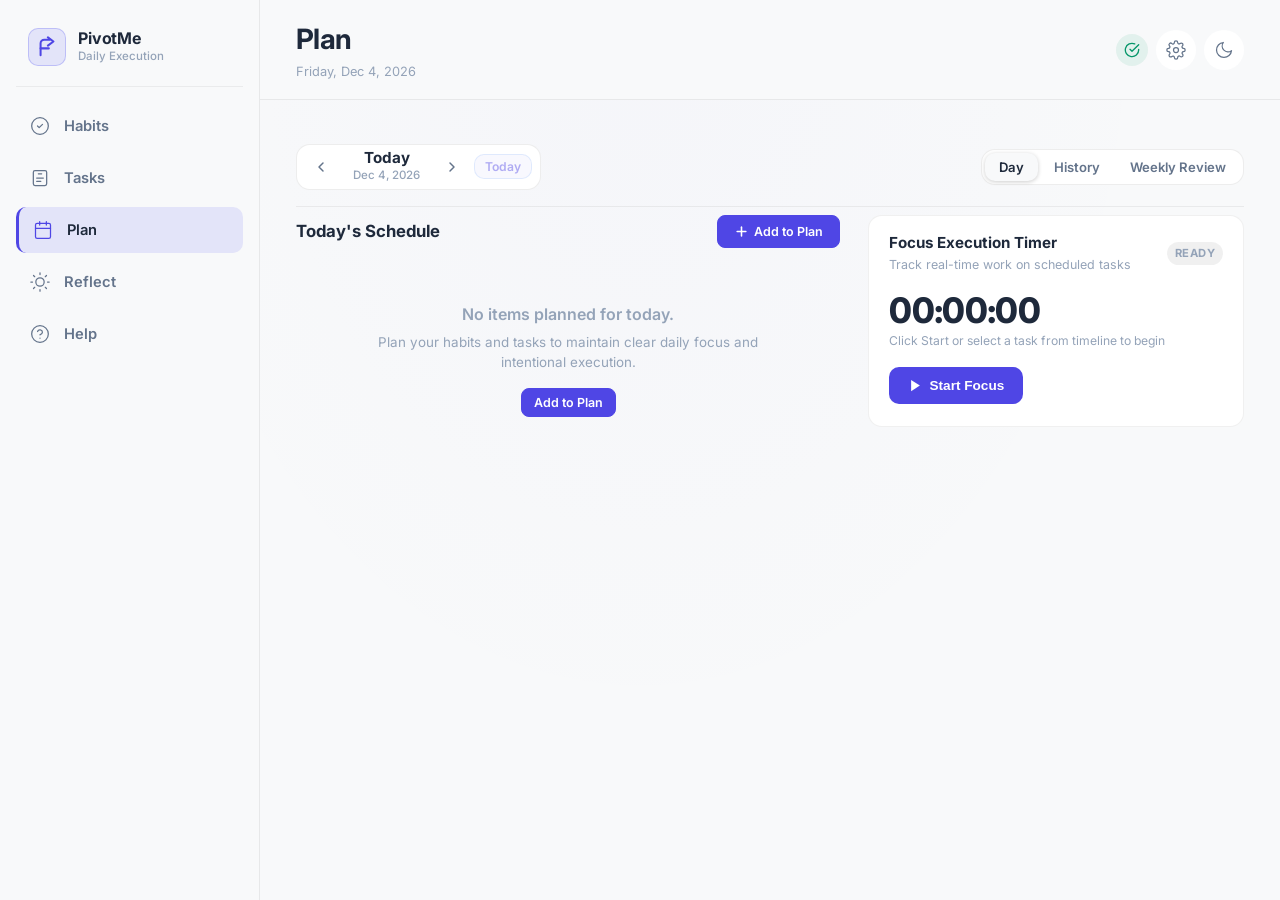
<file: plan.html>
<!DOCTYPE html>
<html lang="en" data-theme="dark">
<head>
  <meta charset="UTF-8">
  <meta name="viewport" content="width=device-width, initial-scale=1.0, viewport-fit=cover">
  <title>Plan — PivotMe</title>
  <meta name="description" content="Central daily execution system — plan, timebox, execute, and track adherence in PivotMe.">

  <!-- PWA -->
  <link rel="manifest" href="manifest.json">
  <meta name="theme-color" content="#07090D">
  <meta name="apple-mobile-web-app-capable" content="yes">
  <meta name="apple-mobile-web-app-status-bar-style" content="black-translucent">
  <link rel="icon" href="icon-512.png">
  <link rel="apple-touch-icon" href="icon-512.png">

  <!-- Styles -->
  <link rel="stylesheet" href="style.css">
</head>
<body>

  <!-- ====== Header ====== -->
  <header class="header container">
    <div>
      <h1>Plan</h1>
      <p id="plan-date-label" style="font-size: 0.8rem; color: var(--text-tertiary); margin-top: 2px;"></p>
    </div>
    <div style="display: flex; gap: 8px; align-items: center;">
      <div id="sync-indicator" class="sync-indicator sync-online" title="Online — Synced">
        <svg viewBox="0 0 24 24" fill="none" stroke="currentColor" stroke-width="2" stroke-linecap="round" stroke-linejoin="round">
          <path d="M22 11.08V12a10 10 0 1 1-5.93-9.14"/>
          <polyline points="22 4 12 14.01 9 11.01"/>
        </svg>
      </div>
      <button id="install-btn" class="theme-toggle hidden" aria-label="Install App" title="Install App">
        <svg viewBox="0 0 24 24" fill="none" stroke="currentColor" stroke-width="1.5" stroke-linecap="round" stroke-linejoin="round">
          <path d="M21 15v4a2 2 0 0 1-2 2H5a2 2 0 0 1-2-2v-4M7 10l5 5 5-5M12 15V3"/>
        </svg>
      </button>
      <button id="settings-btn" class="theme-toggle" aria-label="API Settings" title="API Settings">
        <svg viewBox="0 0 24 24" fill="none" stroke="currentColor" stroke-width="1.5" stroke-linecap="round" stroke-linejoin="round">
          <circle cx="12" cy="12" r="3"/>
          <path d="M19.4 15a1.65 1.65 0 0 0 .33 1.82l.06.06a2 2 0 1 1-2.83 2.83l-.06-.06a1.65 1.65 0 0 0-1.82-.33 1.65 1.65 0 0 0-1 1.51V21a2 2 0 0 1-4 0v-.09A1.65 1.65 0 0 0 9 19.4a1.65 1.65 0 0 0-1.82.33l-.06.06a2 2 0 1 1-2.83-2.83l.06-.06a1.65 1.65 0 0 0 .33-1.82 1.65 1.65 0 0 0-1.51-1H3a2 2 0 0 1 0-4h.09A1.65 1.65 0 0 0 4.6 9a1.65 1.65 0 0 0-.33-1.82l-.06-.06a2 2 0 1 1 2.83-2.83l.06.06a1.65 1.65 0 0 0 1.82.33H9a1.65 1.65 0 0 0 1-1.51V3a2 2 0 0 1 4 0v.09a1.65 1.65 0 0 0 1 1.51 1.65 1.65 0 0 0 1.82-.33l.06-.06a2 2 0 1 1 2.83 2.83l-.06.06a1.65 1.65 0 0 0-.33 1.82V9a1.65 1.65 0 0 0 1.51 1H21a2 2 0 0 1 0 4h-.09a1.65 1.65 0 0 0-1.51 1z"/>
        </svg>
      </button>
      <button id="theme-toggle" class="theme-toggle" aria-label="Toggle theme"></button>
    </div>
  </header>

  <!-- ====== Settings Modal ====== -->
  <div id="settings-overlay" class="modal-overlay">
    <div class="modal">
      <div class="modal-handle"></div>
      <div class="modal-header">
        <h2>Backend Settings</h2>
        <button id="settings-close" class="modal-close" aria-label="Close">
          <svg width="18" height="18" viewBox="0 0 24 24" fill="none" stroke="currentColor" stroke-width="2.2" stroke-linecap="round" stroke-linejoin="round">
            <line x1="18" y1="6" x2="6" y2="18"/>
            <line x1="6" y1="6" x2="18" y2="18"/>
          </svg>
        </button>
      </div>
      <p style="font-size: 0.85rem; color: var(--text-secondary); margin-bottom: 16px;">
        Paste your Google Apps Script Web App URL below. This is stored securely in your local browser only.
      </p>
      <input type="password" id="api-url-input" class="notes-field" style="min-height: 48px; margin-bottom: 20px;" placeholder="https://script.google.com/macros/s/.../exec">
      <button id="settings-save-btn" class="save-btn" style="margin-bottom: 12px;">Save Settings</button>

      <!-- Help & Guides Section in Settings -->
      <div style="margin-top: 20px; padding-top: 16px; border-top: 1px solid var(--separator); margin-bottom: 16px;">
        <h3 style="font-size: 0.92rem; font-weight: 700; color: var(--text); margin-bottom: 4px;">Help &amp; Guides</h3>
        <p style="font-size: 0.8rem; color: var(--text-tertiary); margin-bottom: 12px;">
          Learn the PivotMe behavioral loop, how Plan works, and setup instructions.
        </p>
        <a href="help.html" class="save-btn" style="display: flex; align-items: center; justify-content: center; gap: 8px; text-decoration: none; background: var(--surface-hover); color: var(--text); border: 1px solid var(--separator); font-size: 0.88rem; padding: 10px 16px;">
          <svg width="16" height="16" viewBox="0 0 24 24" fill="none" stroke="currentColor" stroke-width="2" stroke-linecap="round" stroke-linejoin="round">
            <circle cx="12" cy="12" r="10"/>
            <path d="M9.09 9a3 3 0 0 1 5.83 1c0 2-3 3-3 3"/>
            <line x1="12" y1="17" x2="12.01" y2="17"/>
          </svg>
          <span>Open Help</span>
        </a>
      </div>

      <button id="settings-reset-btn" class="save-btn" style="background: var(--danger); font-size: 0.9rem; padding: 12px;">Reset App &amp; Clear Cache</button>
    </div>
  </div>

  <!-- ====== Content ====== -->
  <main class="container">
    <div id="loading" class="loading">
      <div class="loading-spinner"></div>
      <p>Loading plan…</p>
    </div>

    <!-- ====== Plan Control Bar (Date Navigator + View Tabs + Contextual Help) ====== -->
    <div class="plan-nav-bar">
      <div class="plan-date-navigator">
        <button id="plan-prev-date-btn" class="plan-date-btn" aria-label="Previous day" title="Previous day">
          <svg width="16" height="16" viewBox="0 0 24 24" fill="none" stroke="currentColor" stroke-width="2.2" stroke-linecap="round" stroke-linejoin="round"><polyline points="15 18 9 12 15 6"/></svg>
        </button>
        <div class="plan-date-display" id="plan-date-display-trigger" title="Click to pick a date">
          <span id="plan-current-day-label" class="plan-date-title">Today</span>
          <span id="plan-current-date-sub" class="plan-date-sub"></span>
          <input type="date" id="plan-date-picker" class="plan-hidden-datepicker" aria-label="Choose date">
        </div>
        <button id="plan-next-date-btn" class="plan-date-btn" aria-label="Next day" title="Next day">
          <svg width="16" height="16" viewBox="0 0 24 24" fill="none" stroke="currentColor" stroke-width="2.2" stroke-linecap="round" stroke-linejoin="round"><polyline points="9 18 15 12 9 6"/></svg>
        </button>
        <button id="plan-today-btn" class="plan-today-quick-btn" title="Jump to today">Today</button>
      </div>

      <div class="plan-view-tabs" role="tablist">
        <button id="plan-tab-day" class="plan-tab active" role="tab" aria-selected="true">Day</button>
        <button id="plan-tab-history" class="plan-tab" role="tab" aria-selected="false">History</button>
        <button id="plan-tab-week" class="plan-tab" role="tab" aria-selected="false">Weekly Review</button>
      </div>
    </div>

    <!-- Day View Panel -->
    <div id="plan-day-view" class="plan-day-view">
      <div class="plan-layout-grid">
        <!-- Main Timeline Column -->
        <div class="plan-main-col">
          <div class="plan-timeline-header">
            <h2 class="plan-timeline-title" id="plan-timeline-heading">Schedule &amp; Timeline</h2>
            <button id="open-add-plan-btn" class="plan-action-btn primary" style="padding: 8px 16px;">
              <svg width="15" height="15" viewBox="0 0 24 24" fill="none" stroke="currentColor" stroke-width="2.5" stroke-linecap="round" stroke-linejoin="round">
                <line x1="12" y1="5" x2="12" y2="19"/>
                <line x1="5" y1="12" x2="19" y2="12"/>
              </svg>
              <span>Add to Plan</span>
            </button>
          </div>

          <div id="plan-list" class="plan-timeline"></div>
        </div>

        <!-- Sidebar / Secondary Column -->
        <div class="plan-side-col">
          <!-- Plan Analytics Summary -->
          <div id="plan-analytics-card" class="plan-analytics-card" style="display: none;">
            <div class="plan-card-header">
              <span class="plan-card-title">Daily Adherence</span>
            </div>
            <div class="plan-analytics-row">
              <div class="plan-metric">
                <span id="plan-metric-total" class="plan-metric-val">0</span>
                <span class="plan-metric-label">Planned</span>
              </div>
              <div class="plan-metric">
                <span id="plan-metric-done" class="plan-metric-val" style="color: var(--success);">0</span>
                <span class="plan-metric-label">Completed</span>
              </div>
              <div class="plan-metric">
                <span id="plan-metric-adherence" class="plan-metric-val" style="color: var(--accent);">0%</span>
                <span class="plan-metric-label">Adherence</span>
              </div>
              <div class="plan-metric">
                <span id="plan-metric-rescheduled" class="plan-metric-val" style="color: var(--text-tertiary);">0</span>
                <span class="plan-metric-label">Rescheduled</span>
              </div>
            </div>
            <div class="plan-progress-track">
              <div id="plan-progress-bar" class="plan-progress-bar" style="width: 0%;"></div>
            </div>
          </div>

          <!-- Focus Execution Timer Card -->
          <div id="plan-timer-card" class="plan-timer-card">
            <div class="timer-header">
              <div class="timer-task-info">
                <span class="timer-task-title" id="timer-task-name">Focus Execution Timer</span>
                <span class="timer-task-planned" id="timer-task-planned">Track real-time work on scheduled items</span>
              </div>
              <span class="timer-badge inactive" id="timer-state-badge">Ready</span>
            </div>

            <div class="timer-display-row">
              <div>
                <div class="timer-digits" id="timer-digits">00:00:00</div>
                <div style="font-size: 0.76rem; color: var(--text-tertiary); margin-top: 4px;" id="timer-subtext">Click Start or select an item to begin</div>
              </div>
              <div class="timer-controls">
                <button type="button" class="timer-btn primary" id="timer-start-btn">
                  <svg width="15" height="15" viewBox="0 0 24 24" fill="currentColor"><polygon points="5 3 19 12 5 21 5 3"/></svg>
                  <span>Start Focus</span>
                </button>
                <button type="button" class="timer-btn secondary" id="timer-pause-btn" style="display: none;">
                  <svg width="15" height="15" viewBox="0 0 24 24" fill="currentColor"><rect x="6" y="4" width="4" height="16"/><rect x="14" y="4" width="4" height="16"/></svg>
                  <span>Pause</span>
                </button>
                <button type="button" class="timer-btn primary" id="timer-resume-btn" style="display: none;">
                  <svg width="15" height="15" viewBox="0 0 24 24" fill="currentColor"><polygon points="5 3 19 12 5 21 5 3"/></svg>
                  <span>Resume</span>
                </button>
                <button type="button" class="timer-btn danger" id="timer-reset-btn" style="display: none;">
                  <svg width="15" height="15" viewBox="0 0 24 24" fill="none" stroke="currentColor" stroke-width="2" stroke-linecap="round" stroke-linejoin="round"><path d="M3 12a9 9 0 1 0 9-9 9.75 9.75 0 0 0-6.74 2.74L3 8"/><path d="M3 3v5h5"/></svg>
                  <span>Reset</span>
                </button>
                <button type="button" class="timer-btn success" id="timer-finish-btn" style="display: none;">
                  <svg width="15" height="15" viewBox="0 0 24 24" fill="none" stroke="currentColor" stroke-width="2.5" stroke-linecap="round" stroke-linejoin="round"><polyline points="20 6 9 17 4 12"/></svg>
                  <span>Finish &amp; Log</span>
                </button>
              </div>
            </div>
          </div>
        </div>
      </div>
    </div>

    <!-- History View Panel -->
    <div id="plan-history-view" class="plan-view-panel" style="display: none;">
      <div class="plan-panel-header">
        <div>
          <h2 class="plan-panel-title">Plan History</h2>
          <p class="plan-panel-sub">Past daily schedules, completion rates, and adherence records</p>
        </div>
      </div>
      <div id="plan-history-content" class="plan-history-content"></div>
    </div>

    <!-- Weekly Review View Panel -->
    <div id="plan-week-view" class="plan-view-panel" style="display: none;">
      <div class="plan-panel-header">
        <div>
          <h2 class="plan-panel-title">Weekly Review</h2>
          <p class="plan-panel-sub">7-day performance, planned vs completed items, and execution patterns</p>
        </div>
      </div>
      <div id="plan-week-content" class="plan-week-content"></div>
    </div>
  </main>

  <!-- ====== Add to Plan Modal (Application-level sheet/dialog) ====== -->
  <div id="add-plan-overlay" class="modal-overlay">
    <div class="modal">
      <div class="modal-handle"></div>
      <div class="modal-header">
        <div>
          <p style="font-size: 0.8rem; color: var(--text-tertiary); margin-top: 2px;">Schedule an existing habit or task into your daily timeline</p>
        </div>
        <button id="add-plan-close" class="modal-close" aria-label="Close">
          <svg width="18" height="18" viewBox="0 0 24 24" fill="none" stroke="currentColor" stroke-width="2.2" stroke-linecap="round" stroke-linejoin="round">
            <line x1="18" y1="6" x2="6" y2="18"/>
            <line x1="6" y1="6" x2="18" y2="18"/>
          </svg>
        </button>
      </div>

      <div class="modal-body">
        <label for="plan-item-select" style="font-size: 0.78rem; font-weight: 700; text-transform: uppercase; letter-spacing: 0.04em; color: var(--text-secondary); margin-bottom: 6px; display: block;">Select Item (Habit or Task)</label>
        <select id="plan-item-select" style="margin-bottom: 16px;">
          <option value="">Select a habit or task to plan…</option>
        </select>

        <!-- App Time Selector -->
        <div class="app-time-selector" id="add-plan-time-selector">
          <div class="time-range-display">
            <span class="time-range-badge">Time Slot (Optional)</span>
            <span class="time-range-duration" id="add-plan-duration-badge">Flexible / Anytime</span>
          </div>

          <div class="time-presets-row" id="add-plan-presets">
            <button type="button" class="time-preset-chip" data-preset="now-30">Now (30m)</button>
            <button type="button" class="time-preset-chip" data-preset="now-60">Now (1h)</button>
            <button type="button" class="time-preset-chip" data-preset="morning">Morning (09:00)</button>
            <button type="button" class="time-preset-chip" data-preset="afternoon">Afternoon (14:00)</button>
            <button type="button" class="time-preset-chip" data-preset="evening">Evening (19:00)</button>
            <button type="button" class="time-preset-chip" data-preset="clear">Clear</button>
          </div>

          <div class="time-inputs-grid">
            <div>
              <label for="plan-item-time" style="font-size: 0.75rem; color: var(--text-tertiary); display: block; margin-bottom: 4px;">Start Time</label>
              <input type="time" id="plan-item-time" class="notes-field time-picker-field" style="margin-bottom: 0;">
            </div>
            <div>
              <label for="plan-item-end-time" style="font-size: 0.75rem; color: var(--text-tertiary); display: block; margin-bottom: 4px;">End Time</label>
              <input type="time" id="plan-item-end-time" class="notes-field time-picker-field" style="margin-bottom: 0;">
            </div>
          </div>
        </div>

        <!-- Execution Mode Selector -->
        <label style="font-size: 0.78rem; font-weight: 700; text-transform: uppercase; letter-spacing: 0.04em; color: var(--text-secondary); margin-top: 14px; margin-bottom: 6px; display: block;">Execution Mode</label>
        <div class="plan-mode-selector" id="add-plan-mode-selector">
          <button type="button" class="plan-mode-option active focus" data-mode="focus" id="add-plan-mode-focus">
            <svg width="14" height="14" viewBox="0 0 24 24" fill="none" stroke="currentColor" stroke-width="2.2" stroke-linecap="round" stroke-linejoin="round">
              <circle cx="12" cy="12" r="10"/><circle cx="12" cy="12" r="4"/>
            </svg>
            Focus (Default)
          </button>
          <button type="button" class="plan-mode-option" data-mode="parallel" id="add-plan-mode-parallel">
            <svg width="14" height="14" viewBox="0 0 24 24" fill="none" stroke="currentColor" stroke-width="2.2" stroke-linecap="round" stroke-linejoin="round">
              <polyline points="16 3 21 3 21 8"/><line x1="4" y1="20" x2="21" y2="3"/><polyline points="21 16 21 21 16 21"/><line x1="15" y1="15" x2="21" y2="21"/>
            </svg>
            Parallel
          </button>
        </div>

        <!-- Optional Notes / Context -->
        <label for="plan-item-notes" style="font-size: 0.78rem; font-weight: 700; text-transform: uppercase; letter-spacing: 0.04em; color: var(--text-secondary); margin-top: 12px; margin-bottom: 6px; display: block;">Notes / Context (Optional)</label>
        <textarea id="plan-item-notes" class="notes-field" rows="2" style="margin-bottom: 8px; resize: vertical; min-height: 48px;" placeholder="Add context, sub-goal, or notes for this block…"></textarea>
      </div>

      <div class="modal-footer">
        <button id="add-plan-cancel-btn" class="save-btn" style="background: transparent; color: var(--text-secondary); border: 1px solid var(--separator);">Cancel</button>
        <button id="plan-add-btn" class="save-btn" style="flex: 1;">Add to Plan</button>
      </div>
    </div>
  </div>

  <!-- ====== Alter Plan Modal ====== -->
  <div id="alter-plan-overlay" class="modal-overlay">
    <div class="modal">
      <div class="modal-handle"></div>
      <div class="modal-header">
        <div>
          <h2 id="alter-plan-title">Alter Plan</h2>
          <span id="alter-plan-type-badge" class="plan-mode-badge focus" style="margin-top: 4px;">Focus Mode</span>
        </div>
        <button id="alter-plan-close" class="modal-close" aria-label="Close">
          <svg width="18" height="18" viewBox="0 0 24 24" fill="none" stroke="currentColor" stroke-width="2.2" stroke-linecap="round" stroke-linejoin="round">
            <line x1="18" y1="6" x2="6" y2="18"/>
            <line x1="6" y1="6" x2="18" y2="18"/>
          </svg>
        </button>
      </div>

      <div class="modal-body">
        <div id="alter-plan-conflict-warning" style="display: none; background: var(--warning-bg); color: var(--warning); padding: 10px 14px; border-radius: var(--radius-xs); font-size: 0.82rem; margin-bottom: 14px; align-items: center; gap: 8px;">
          <svg width="16" height="16" viewBox="0 0 24 24" fill="none" stroke="currentColor" stroke-width="2" stroke-linecap="round" stroke-linejoin="round" style="flex-shrink: 0;">
            <path d="m21.73 18-8-14a2 2 0 0 0-3.48 0l-8 14A2 2 0 0 0 4 21h16a2 2 0 0 0 1.73-3Z"/>
            <line x1="12" y1="9" x2="12" y2="13"/>
            <line x1="12" y1="17" x2="12.01" y2="17"/>
          </svg>
          <span>Time Overlap: Another Focus task is already scheduled during this period.</span>
        </div>

        <!-- Visual Time-Shift Card -->
        <div class="alter-timeshift-card" id="alter-timeshift-card">
          <div class="timeshift-col">
            <span class="timeshift-label">Original Time</span>
            <span class="timeshift-val" id="alter-orig-time">—</span>
          </div>
          <div class="timeshift-arrow">
            <svg width="18" height="18" viewBox="0 0 24 24" fill="none" stroke="currentColor" stroke-width="2.2" stroke-linecap="round" stroke-linejoin="round">
              <path d="M5 12h14M12 5l7 7-7 7"/>
            </svg>
          </div>
          <div class="timeshift-col">
            <span class="timeshift-label">New Time</span>
            <span class="timeshift-val" id="alter-new-time" style="color: var(--accent);">—</span>
          </div>
        </div>

        <!-- Time Picker with Quick Shift Presets -->
        <div class="app-time-selector" id="alter-plan-time-selector">
          <div class="time-range-display">
            <span class="time-range-badge">New Time Slot</span>
            <span class="time-range-duration" id="alter-plan-duration-badge">Flexible / Anytime</span>
          </div>

          <div class="time-presets-row" id="alter-plan-presets">
            <button type="button" class="time-preset-chip" data-preset="plus-15">+15m</button>
            <button type="button" class="time-preset-chip" data-preset="plus-30">+30m</button>
            <button type="button" class="time-preset-chip" data-preset="plus-60">+1h</button>
            <button type="button" class="time-preset-chip" data-preset="now-30">Now (30m)</button>
            <button type="button" class="time-preset-chip" data-preset="now-60">Now (1h)</button>
            <button type="button" class="time-preset-chip" data-preset="clear">Clear</button>
          </div>

          <div class="time-inputs-grid">
            <div>
              <label for="alter-plan-start" style="font-size: 0.75rem; color: var(--text-tertiary); display: block; margin-bottom: 4px;">Start Time</label>
              <input type="time" id="alter-plan-start" class="notes-field time-picker-field" style="margin-bottom: 0;">
            </div>
            <div>
              <label for="alter-plan-end" style="font-size: 0.75rem; color: var(--text-tertiary); display: block; margin-bottom: 4px;">End Time</label>
              <input type="time" id="alter-plan-end" class="notes-field time-picker-field" style="margin-bottom: 0;">
            </div>
          </div>
        </div>

        <!-- Reschedule Reason (Optional) -->
        <label for="alter-plan-reason-input" style="font-size: 0.78rem; font-weight: 700; text-transform: uppercase; letter-spacing: 0.04em; color: var(--text-secondary); display: block; margin-top: 14px; margin-bottom: 6px;">Reason for change (Optional)</label>
        <div class="alter-reason-chips" id="alter-reason-chips">
          <button type="button" class="alter-reason-chip" data-reason="Meeting ran over">Meeting</button>
          <button type="button" class="alter-reason-chip" data-reason="Priorities shifted">Priority Shift</button>
          <button type="button" class="alter-reason-chip" data-reason="Delayed earlier tasks">Delayed</button>
          <button type="button" class="alter-reason-chip" data-reason="Need preparation">Need Prep</button>
          <button type="button" class="alter-reason-chip" data-reason="Taking a break">Break</button>
        </div>
        <input type="text" id="alter-plan-reason-input" class="notes-field" style="min-height: 42px; margin-bottom: 16px; padding: 10px 12px; font-size: 0.85rem;" placeholder="Or type custom reason…">

        <!-- Time-shift history container -->
        <div id="alter-plan-history-box" class="plan-history-box" style="display: none;">
          <div class="plan-history-title">
            <svg width="14" height="14" viewBox="0 0 24 24" fill="none" stroke="currentColor" stroke-width="2" stroke-linecap="round" stroke-linejoin="round">
              <circle cx="12" cy="12" r="10"/><polyline points="12 6 12 12 8 14"/>
            </svg>
            Time-Shift History
          </div>
          <div id="alter-plan-history-list"></div>
        </div>

        <!-- Action bridges inside modal body -->
        <div style="display: flex; flex-direction: column; gap: 8px; margin-top: 8px; margin-bottom: 6px;">
          <button id="alter-plan-timer-btn" class="save-btn" style="background: var(--surface-hover); color: var(--accent); border: 1px solid var(--accent-soft);">
            Track with Execution Timer
          </button>
          <button id="alter-plan-log-btn" class="save-btn" style="background: var(--surface-hover); color: var(--text); border: 1px solid var(--separator);">
            Log Task Execution Now
          </button>
          <button id="alter-plan-tomorrow-btn" class="save-btn" style="background: transparent; color: var(--text-secondary); border: 1px solid var(--separator);">
            Move Task to Tomorrow
          </button>
          <button id="alter-plan-delete-btn" class="save-btn" style="background: transparent; color: var(--danger); border: 1px solid rgba(220, 38, 38, 0.25);">
            Remove from Plan
          </button>
        </div>
      </div>

      <div class="modal-footer">
        <button id="alter-plan-cancel-btn" class="save-btn" style="background: transparent; color: var(--text-secondary); border: 1px solid var(--separator);">Cancel</button>
        <button id="alter-plan-save-btn" class="save-btn" style="flex: 1;">Save Changes</button>
      </div>
    </div>
  </div>

  <!-- ====== Standard Task Logging Modal (Single Source of Truth) ====== -->
  <div id="modal-overlay" class="modal-overlay">
    <div class="modal">
      <div class="modal-handle"></div>

      <div class="modal-header">
        <div>
          <h2 id="modal-title">Task Name</h2>
          <span id="modal-badge" class="card-meta" style="color: var(--accent); font-weight: 600; text-transform: uppercase; font-size: 0.72rem; margin-top: 4px; display: inline-block;"></span>
        </div>
        <button id="modal-close" class="modal-close" aria-label="Close">
          <svg width="18" height="18" viewBox="0 0 24 24" fill="none" stroke="currentColor" stroke-width="2.2" stroke-linecap="round" stroke-linejoin="round">
            <line x1="18" y1="6" x2="6" y2="18"/>
            <line x1="6" y1="6" x2="18" y2="18"/>
          </svg>
        </button>
      </div>

      <div class="modal-body">
        <!-- Status Selection -->
        <div class="status-group">
          <button class="status-btn" data-status="Done" id="status-btn-done">
            <span class="status-icon">
              <svg class="status-icon-svg" viewBox="0 0 24 24" fill="none" stroke="currentColor" stroke-width="2.5" stroke-linecap="round" stroke-linejoin="round">
                <polyline points="20 6 9 17 4 12"/>
              </svg>
            </span>
            <span id="status-text-done">Done</span>
          </button>
          <button class="status-btn" data-status="Failed" id="status-btn-failed">
            <span class="status-icon">
              <svg class="status-icon-svg" viewBox="0 0 24 24" fill="none" stroke="currentColor" stroke-width="2.2" stroke-linecap="round" stroke-linejoin="round">
                <circle cx="12" cy="12" r="9"/>
                <path d="M12 3a9 9 0 0 0 0 18z" fill="currentColor"/>
              </svg>
            </span>
            <span id="status-text-failed">Partially Done</span>
          </button>
          <button class="status-btn" data-status="Skipped" id="status-btn-skipped">
            <span class="status-icon">
              <svg class="status-icon-svg" viewBox="0 0 24 24" fill="none" stroke="currentColor" stroke-width="2.2" stroke-linecap="round" stroke-linejoin="round">
                <circle cx="12" cy="12" r="9"/>
                <line x1="5.6" y1="5.6" x2="18.4" y2="18.4"/>
              </svg>
            </span>
            <span id="status-text-skipped">Skipped</span>
          </button>
        </div>

        <!-- Activity Date & Time Fields -->
        <div id="activity-time-fields" style="display: flex; gap: 8px; margin-bottom: 12px; flex-wrap: wrap;">
          <div style="flex: 1; min-width: 120px;">
            <p class="reason-label" style="margin-bottom: 4px; font-size: 0.75rem;">Date</p>
            <input type="date" id="activity-date" class="notes-field time-picker-field" style="margin-bottom: 0; min-height: 42px;">
          </div>
          <div style="flex: 1; min-width: 100px;">
            <p class="reason-label" style="margin-bottom: 4px; font-size: 0.75rem;">Start Time</p>
            <input type="time" id="activity-start-time" class="notes-field time-picker-field" style="margin-bottom: 0; min-height: 42px;">
          </div>
          <div style="flex: 1; min-width: 100px;">
            <p class="reason-label" style="margin-bottom: 4px; font-size: 0.75rem;">End Time</p>
            <input type="time" id="activity-end-time" class="notes-field time-picker-field" style="margin-bottom: 0; min-height: 42px;">
          </div>
          <div style="flex: 0 0 80px;">
            <p class="reason-label" style="margin-bottom: 4px; font-size: 0.75rem;">Duration</p>
            <input type="number" id="activity-duration" class="notes-field" style="margin-bottom: 0; min-height: 42px;" placeholder="min" min="0">
          </div>
        </div>

        <!-- Task: Done / Partially Done Sections -->
        <div id="task-done-section" style="display: none;">
          <p class="reason-label">What Work Did You Complete?</p>
          <textarea id="task-completed-work" class="notes-field" style="min-height: 60px; margin-bottom: 12px;" placeholder="e.g. Drafted outline and researched sources" rows="2"></textarea>
          <p class="reason-label">What Was the Tangible Outcome?</p>
          <textarea id="task-outcome" class="notes-field" style="min-height: 60px; margin-bottom: 12px;" placeholder="e.g. 10-page draft ready for review" rows="2"></textarea>
        </div>

        <div id="task-fail-section" style="display: none;">
          <p class="reason-label">What Problems Did You Face?</p>
          <textarea id="task-problems-faced" class="notes-field" style="min-height: 60px; margin-bottom: 12px;" placeholder="e.g. Unclear requirements, got distracted" rows="2"></textarea>
          <p class="reason-label">What Remaining Work Is Left?</p>
          <textarea id="task-remaining-work" class="notes-field" style="min-height: 60px; margin-bottom: 12px;" placeholder="e.g. Need to finalize conclusion and bibliography" rows="2"></textarea>
        </div>

        <!-- Skipped: Reason Section -->
        <div class="reason-section" id="reason-section">
          <p class="reason-label">Why Did You Skip?</p>
          <div class="reason-chips" id="reason-chips"></div>
        </div>

        <!-- Notes Field -->
        <p class="reason-label">Notes (optional)</p>
        <textarea class="notes-field" id="notes" placeholder="Add any thoughts or context…"></textarea>
      </div>

      <div class="modal-footer">
        <button class="save-btn" id="save-btn" disabled>Save Task Log</button>
      </div>
    </div>
  </div>

  <!-- ====== Navigation (Sidebar on desktop, bottom bar on mobile) ====== -->
  <nav class="bottom-nav">
    <div class="nav-brand">
      <div class="nav-brand-icon">
        <svg viewBox="0 0 24 24" width="22" height="22" fill="none" stroke="currentColor" stroke-width="2.2" stroke-linecap="round" stroke-linejoin="round" aria-hidden="true">
          <path d="M5 21V8a4 4 0 0 1 4-4h6"/>
          <polyline points="13 1.5 19 6 13 10.5"/>
          <line x1="5" y1="13.5" x2="14" y2="13.5"/>
        </svg>
      </div>
      <div class="nav-brand-info">
        <span class="nav-brand-title">PivotMe</span>
        <span class="nav-brand-sub">Daily Execution</span>
      </div>
    </div>
    <div class="nav-inner">
      <a href="index.html" class="nav-item" aria-label="Habits">
        <svg viewBox="0 0 24 24" fill="none" stroke="currentColor" stroke-width="1.5" stroke-linecap="round" stroke-linejoin="round">
          <circle cx="12" cy="12" r="10"/>
          <path d="m9 12 2 2 4-4"/>
        </svg>
        <span>Habits</span>
      </a>
      <a href="tasks.html" class="nav-item" aria-label="Tasks">
        <svg viewBox="0 0 24 24" fill="none" stroke="currentColor" stroke-width="1.5" stroke-linecap="round" stroke-linejoin="round">
          <rect x="4" y="3" width="16" height="18" rx="2"/>
          <path d="M10 7h4M8 12h8M8 16h5"/>
        </svg>
        <span>Tasks</span>
      </a>
      <a href="plan.html" class="nav-item active" aria-label="Plan">
        <svg viewBox="0 0 24 24" fill="none" stroke="currentColor" stroke-width="1.5" stroke-linecap="round" stroke-linejoin="round">
          <rect x="3" y="4" width="18" height="18" rx="2" ry="2"/>
          <line x1="16" y1="2" x2="16" y2="6"/>
          <line x1="8" y1="2" x2="8" y2="6"/>
          <line x1="3" y1="10" x2="21" y2="10"/>
        </svg>
        <span>Plan</span>
      </a>
      <a href="reflection.html" class="nav-item" aria-label="Reflect">
        <svg viewBox="0 0 24 24" fill="none" stroke="currentColor" stroke-width="1.5" stroke-linecap="round" stroke-linejoin="round">
          <circle cx="12" cy="12" r="5"/>
          <path d="M12 1v2M12 21v2M4.22 4.22l1.42 1.42M18.36 18.36l1.42 1.42M1 12h2M21 12h2M4.22 19.78l1.42-1.42M18.36 5.64l1.42-1.42"/>
        </svg>
        <span>Reflect</span>
      </a>
      <a href="help.html" class="nav-item" aria-label="Help">
        <svg viewBox="0 0 24 24" fill="none" stroke="currentColor" stroke-width="1.5" stroke-linecap="round" stroke-linejoin="round">
          <circle cx="12" cy="12" r="10"/>
          <path d="M9.09 9a3 3 0 0 1 5.83 1c0 2-3 3-3 3"/>
          <line x1="12" y1="17" x2="12.01" y2="17"/>
        </svg>
        <span>Help</span>
      </a>
    </div>
  </nav>

  <!-- ====== Scripts ====== -->
  <script src="db.js"></script>
  <script src="sync.js"></script>
  <script src="script.js"></script>
  <script>
    document.addEventListener('DOMContentLoaded', initPlanPage);
  </script>
</body>
</html>
</file>
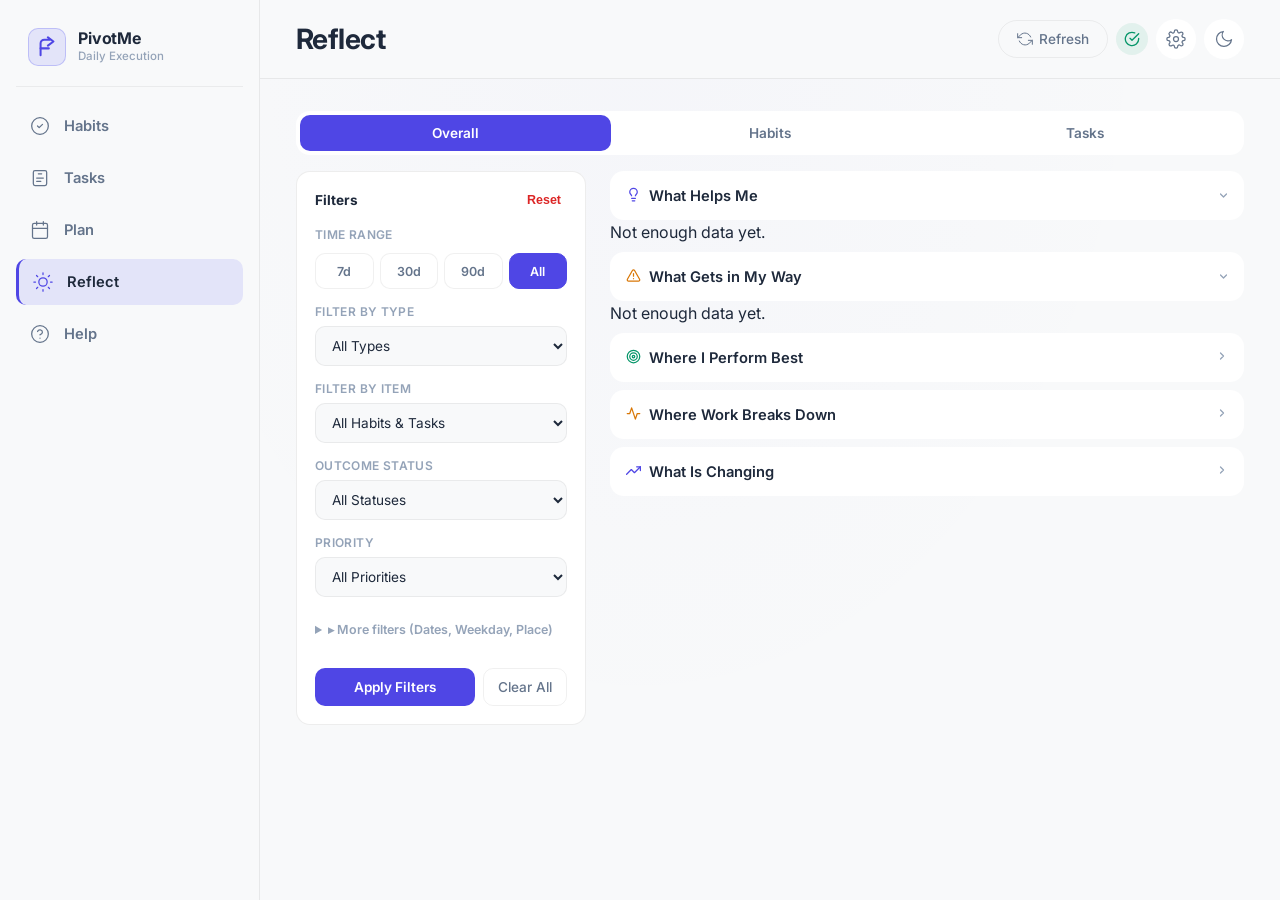
<file: reflection.html>
<!DOCTYPE html>
<html lang="en" data-theme="dark">
<head>
  <meta charset="UTF-8">
  <meta name="viewport" content="width=device-width, initial-scale=1.0, viewport-fit=cover">
  <title>Reflection — PivotMe</title>
  <meta name="description" content="Discover behavioral patterns and reflect on your execution with PivotMe.">

  <!-- PWA -->
  <link rel="manifest" href="manifest.json">
  <meta name="theme-color" content="#07090D">
  <meta name="apple-mobile-web-app-capable" content="yes">
  <meta name="apple-mobile-web-app-status-bar-style" content="black-translucent">
  <link rel="icon" href="icon-512.png">
  <link rel="apple-touch-icon" href="icon-512.png">

  <!-- Styles -->
  <link rel="stylesheet" href="style.css">
</head>
<body>

  <!-- ====== Header ====== -->
  <header class="header container">
    <h1>Reflect</h1>
    <div style="display: flex; gap: 8px; align-items: center;">
      <button id="refresh-btn" class="refresh-btn" aria-label="Refresh insights">
        <svg viewBox="0 0 24 24" fill="none" stroke="currentColor" stroke-width="1.5" stroke-linecap="round" stroke-linejoin="round">
          <path d="M1 4v6h6"/>
          <path d="M23 20v-6h-6"/>
          <path d="M20.49 9A9 9 0 0 0 5.64 5.64L1 10m22 4-4.64 4.36A9 9 0 0 1 3.51 15"/>
        </svg>
        Refresh
      </button>
      <div id="sync-indicator" class="sync-indicator sync-online" title="Online — Synced">
        <svg viewBox="0 0 24 24" fill="none" stroke="currentColor" stroke-width="2" stroke-linecap="round" stroke-linejoin="round">
          <path d="M22 11.08V12a10 10 0 1 1-5.93-9.14"/>
          <polyline points="22 4 12 14.01 9 11.01"/>
        </svg>
      </div>
      <button id="install-btn" class="theme-toggle hidden" aria-label="Install App" title="Install App">
        <svg viewBox="0 0 24 24" fill="none" stroke="currentColor" stroke-width="1.5" stroke-linecap="round" stroke-linejoin="round">
          <path d="M21 15v4a2 2 0 0 1-2 2H5a2 2 0 0 1-2-2v-4M7 10l5 5 5-5M12 15V3"/>
        </svg>
      </button>
      <button id="settings-btn" class="theme-toggle" aria-label="API Settings" title="API Settings">
        <svg viewBox="0 0 24 24" fill="none" stroke="currentColor" stroke-width="1.5" stroke-linecap="round" stroke-linejoin="round">
          <circle cx="12" cy="12" r="3"/>
          <path d="M19.4 15a1.65 1.65 0 0 0 .33 1.82l.06.06a2 2 0 1 1-2.83 2.83l-.06-.06a1.65 1.65 0 0 0-1.82-.33 1.65 1.65 0 0 0-1 1.51V21a2 2 0 0 1-4 0v-.09A1.65 1.65 0 0 0 9 19.4a1.65 1.65 0 0 0-1.82.33l-.06.06a2 2 0 1 1-2.83-2.83l.06-.06a1.65 1.65 0 0 0 .33-1.82 1.65 1.65 0 0 0-1.51-1H3a2 2 0 0 1 0-4h.09A1.65 1.65 0 0 0 4.6 9a1.65 1.65 0 0 0-.33-1.82l-.06-.06a2 2 0 1 1 2.83-2.83l.06.06a1.65 1.65 0 0 0 1.82.33H9a1.65 1.65 0 0 0 1-1.51V3a2 2 0 0 1 4 0v.09a1.65 1.65 0 0 0 1 1.51 1.65 1.65 0 0 0 1.82-.33l.06-.06a2 2 0 1 1 2.83 2.83l-.06.06a1.65 1.65 0 0 0-.33 1.82V9a1.65 1.65 0 0 0 1.51 1H21a2 2 0 0 1 0 4h-.09a1.65 1.65 0 0 0-1.51 1z"/>
        </svg>
      </button>
      <button id="theme-toggle" class="theme-toggle" aria-label="Toggle theme"></button>
    </div>
  </header>

  <!-- ====== Settings Modal ====== -->
  <div id="settings-overlay" class="modal-overlay">
    <div class="modal">
      <div class="modal-handle"></div>
      <div class="modal-header">
        <h2>Backend Settings</h2>
        <button id="settings-close" class="modal-close" aria-label="Close">
          <svg width="18" height="18" viewBox="0 0 24 24" fill="none" stroke="currentColor" stroke-width="2.2" stroke-linecap="round" stroke-linejoin="round">
            <line x1="18" y1="6" x2="6" y2="18"/>
            <line x1="6" y1="6" x2="18" y2="18"/>
          </svg>
        </button>
      </div>
      <p style="font-size: 0.85rem; color: var(--text-secondary); margin-bottom: 16px;">
        Paste your Google Apps Script Web App URL below. This is stored securely in your local browser only.
      </p>
      <input type="password" id="api-url-input" class="notes-field" style="min-height: 48px; margin-bottom: 20px;" placeholder="https://script.google.com/macros/s/.../exec">
      <button id="settings-save-btn" class="save-btn" style="margin-bottom: 12px;">Save Settings</button>

      <!-- Help & Guides Section in Settings -->
      <div style="margin-top: 20px; padding-top: 16px; border-top: 1px solid var(--separator); margin-bottom: 16px;">
        <h3 style="font-size: 0.92rem; font-weight: 700; color: var(--text); margin-bottom: 4px;">Help &amp; Guides</h3>
        <p style="font-size: 0.8rem; color: var(--text-tertiary); margin-bottom: 12px;">
          Learn the PivotMe behavioral loop, how Plan works, and setup instructions.
        </p>
        <a href="help.html" class="save-btn" style="display: flex; align-items: center; justify-content: center; gap: 8px; text-decoration: none; background: var(--surface-hover); color: var(--text); border: 1px solid var(--separator); font-size: 0.88rem; padding: 10px 16px;">
          <svg width="16" height="16" viewBox="0 0 24 24" fill="none" stroke="currentColor" stroke-width="2" stroke-linecap="round" stroke-linejoin="round">
            <circle cx="12" cy="12" r="10"/>
            <path d="M9.09 9a3 3 0 0 1 5.83 1c0 2-3 3-3 3"/>
            <line x1="12" y1="17" x2="12.01" y2="17"/>
          </svg>
          <span>Open Help</span>
        </a>
      </div>

      <button id="settings-reset-btn" class="save-btn" style="background: var(--danger); font-size: 0.9rem; padding: 12px;">Reset App &amp; Clear Cache</button>
    </div>
  </div>

  <!-- ====== Content ====== -->
  <main class="container">
    <div id="loading" class="loading">
      <div class="loading-spinner"></div>
      <p>Analyzing your data…</p>
    </div>



    <!-- Reflection Tabs -->
    <div id="reflection-tabs" class="reflection-tabs hidden">
      <button class="reflection-tab active" data-tab="overall">Overall</button>
      <button class="reflection-tab" data-tab="habits">Habits</button>
      <button class="reflection-tab" data-tab="tasks">Tasks</button>
    </div>

    <!-- Reflection Layout (2-column on desktop, stacked on mobile) -->
    <div class="reflection-desktop-grid">
      <!-- Left Column / Filter Section -->
      <div id="filter-section" class="hidden">
        <button id="filter-toggle" class="filter-panel-toggle">
          <svg viewBox="0 0 24 24" width="14" height="14" fill="none" stroke="currentColor" stroke-width="2" stroke-linecap="round" stroke-linejoin="round"><polygon points="22 3 2 3 10 12.46 10 19 14 21 14 12.46 22 3"/></svg>
          Filter Insights
        </button>
        <div id="filter-panel" class="filter-panel">
          <div class="filter-panel-inner">
            <div style="display: flex; justify-content: space-between; align-items: center; margin-bottom: 2px;">
              <span style="font-size: 0.85rem; font-weight: 700; color: var(--text);">Filters</span>
              <button id="filter-clear-top" class="filter-clear-all-btn" style="padding: 2px 6px;">Reset</button>
            </div>

            <!-- Time Range Presets -->
            <div class="filter-row">
              <label>Time Range</label>
              <div class="filter-presets">
                <button class="filter-preset-btn" data-days="7">7d</button>
                <button class="filter-preset-btn" data-days="30">30d</button>
                <button class="filter-preset-btn" data-days="90">90d</button>
                <button class="filter-preset-btn active" data-days="">All</button>
              </div>
            </div>

            <!-- Type Selector -->
            <div class="filter-row">
              <label for="filter-type">Filter by Type</label>
              <select id="filter-type">
                <option value="">All Types</option>
                <option value="growth">Growth Habits</option>
                <option value="quit">Quit Habits</option>
                <option value="task">Tasks</option>
              </select>
            </div>

            <!-- Item Selector -->
            <div class="filter-row">
              <label for="filter-item">Filter by Item</label>
              <select id="filter-item">
                <option value="">All Habits &amp; Tasks</option>
              </select>
            </div>

            <!-- Status Selector -->
            <div class="filter-row">
              <label for="filter-status">Outcome Status</label>
              <select id="filter-status">
                <option value="">All Statuses</option>
                <option value="Done">Done / Resisted</option>
                <option value="Partially Done">Partially Done</option>
                <option value="Skipped">Skipped / Occurred</option>
                <option value="Extended">Extended</option>
              </select>
            </div>

            <!-- Priority Selector -->
            <div class="filter-row">
              <label for="filter-priority">Priority</label>
              <select id="filter-priority">
                <option value="">All Priorities</option>
                <option value="Important & To Do">Important &amp; To Do</option>
                <option value="To Do">To Do</option>
                <option value="Optional">Optional</option>
                <option value="Don't Do">Don't Do</option>
              </select>
            </div>

            <!-- Progressive Disclosure: More Filters -->
            <details class="more-filters-disclosure" style="margin-top: 4px;">
              <summary style="font-size: 0.78rem; font-weight: 600; color: var(--text-tertiary); cursor: pointer; padding: 6px 0; user-select: none;">
                ▸ More filters (Dates, Weekday, Place)
              </summary>
              <div style="display: flex; flex-direction: column; gap: 10px; padding-top: 8px;">
                <div style="display: grid; grid-template-columns: 1fr 1fr; gap: 8px;">
                  <div class="filter-row">
                    <label for="filter-date-from">From</label>
                    <input type="date" id="filter-date-from">
                  </div>
                  <div class="filter-row">
                    <label for="filter-date-to">To</label>
                    <input type="date" id="filter-date-to">
                  </div>
                </div>
                <div class="filter-row">
                  <label>Weekday</label>
                  <div class="filter-weekday-group" id="filter-weekday-group">
                    <button type="button" class="weekday-filter-btn active" data-weekday="">All</button>
                    <button type="button" class="weekday-filter-btn" data-weekday="0">Su</button>
                    <button type="button" class="weekday-filter-btn" data-weekday="1">Mo</button>
                    <button type="button" class="weekday-filter-btn" data-weekday="2">Tu</button>
                    <button type="button" class="weekday-filter-btn" data-weekday="3">We</button>
                    <button type="button" class="weekday-filter-btn" data-weekday="4">Th</button>
                    <button type="button" class="weekday-filter-btn" data-weekday="5">Fr</button>
                    <button type="button" class="weekday-filter-btn" data-weekday="6">Sa</button>
                  </div>
                  <input type="hidden" id="filter-weekday" value="">
                </div>
                <div class="filter-row">
                  <label for="filter-place">Place</label>
                  <input type="text" id="filter-place" placeholder="e.g. Home, Office">
                </div>
              </div>
            </details>

            <div class="filter-actions" style="margin-top: 8px;">
              <button id="filter-apply" class="filter-apply-btn">Apply Filters</button>
              <button id="filter-clear" class="filter-clear-btn">Clear All</button>
            </div>
          </div>
        </div>
      </div>

      <!-- Right Column / Insights & Visualization Content -->
      <div class="reflection-main-col" style="flex: 1; min-width: 0;">
        <!-- Active Filter Summary Bar -->
        <div id="active-filters-summary" class="active-filters-bar hidden"></div>

        <!-- Drill-Down Header (shown when viewing a specific item) -->
        <div id="drill-down-header" class="drill-down-header hidden">
          <button id="drill-down-back" class="drill-down-back">
            <svg viewBox="0 0 24 24" width="18" height="18" fill="none" stroke="currentColor" stroke-width="2" stroke-linecap="round" stroke-linejoin="round"><polyline points="15 18 9 12 15 6"/></svg>
            Back
          </button>
          <span id="drill-down-title" class="drill-down-title"></span>
        </div>

        <!-- Reflection Content Container -->
        <div id="reflection-content"></div>
      </div>
    </div>
  </main>

  <!-- ====== Navigation (Sidebar on desktop, bottom bar on mobile) ====== -->
  <nav class="bottom-nav">
    <div class="nav-brand">
      <div class="nav-brand-icon">
        <svg viewBox="0 0 24 24" width="22" height="22" fill="none" stroke="currentColor" stroke-width="2.2" stroke-linecap="round" stroke-linejoin="round" aria-hidden="true">
          <path d="M5 21V8a4 4 0 0 1 4-4h6"/>
          <polyline points="13 1.5 19 6 13 10.5"/>
          <line x1="5" y1="13.5" x2="14" y2="13.5"/>
        </svg>
      </div>
      <div class="nav-brand-info">
        <span class="nav-brand-title">PivotMe</span>
        <span class="nav-brand-sub">Daily Execution</span>
      </div>
    </div>
    <div class="nav-inner">
      <a href="index.html" class="nav-item" aria-label="Habits">
        <svg viewBox="0 0 24 24" fill="none" stroke="currentColor" stroke-width="1.5" stroke-linecap="round" stroke-linejoin="round">
          <circle cx="12" cy="12" r="10"/>
          <path d="m9 12 2 2 4-4"/>
        </svg>
        <span>Habits</span>
      </a>
      <a href="tasks.html" class="nav-item" aria-label="Tasks">
        <svg viewBox="0 0 24 24" fill="none" stroke="currentColor" stroke-width="1.5" stroke-linecap="round" stroke-linejoin="round">
          <rect x="4" y="3" width="16" height="18" rx="2"/>
          <path d="M10 7h4M8 12h8M8 16h5"/>
        </svg>
        <span>Tasks</span>
      </a>
      <a href="plan.html" class="nav-item" aria-label="Plan">
        <svg viewBox="0 0 24 24" fill="none" stroke="currentColor" stroke-width="1.5" stroke-linecap="round" stroke-linejoin="round">
          <rect x="3" y="4" width="18" height="18" rx="2" ry="2"/>
          <line x1="16" y1="2" x2="16" y2="6"/>
          <line x1="8" y1="2" x2="8" y2="6"/>
          <line x1="3" y1="10" x2="21" y2="10"/>
        </svg>
        <span>Plan</span>
      </a>
      <a href="reflection.html" class="nav-item active" aria-label="Reflect">
        <svg viewBox="0 0 24 24" fill="none" stroke="currentColor" stroke-width="1.5" stroke-linecap="round" stroke-linejoin="round">
          <circle cx="12" cy="12" r="5"/>
          <path d="M12 1v2M12 21v2M4.22 4.22l1.42 1.42M18.36 18.36l1.42 1.42M1 12h2M21 12h2M4.22 19.78l1.42-1.42M18.36 5.64l1.42-1.42"/>
        </svg>
        <span>Reflect</span>
      </a>
      <a href="help.html" class="nav-item" aria-label="Help">
        <svg viewBox="0 0 24 24" fill="none" stroke="currentColor" stroke-width="1.5" stroke-linecap="round" stroke-linejoin="round">
          <circle cx="12" cy="12" r="10"/>
          <path d="M9.09 9a3 3 0 0 1 5.83 1c0 2-3 3-3 3"/>
          <line x1="12" y1="17" x2="12.01" y2="17"/>
        </svg>
        <span>Help</span>
      </a>
    </div>
  </nav>

  <!-- ====== Scripts ====== -->
  <script src="db.js"></script>
  <script src="sync.js"></script>
  <script src="script.js"></script>
  <script src="analysis.js"></script>
  <script>
    // Standardized SVG icons for reflection
    const refIcons = {
      bulb: '<svg width="15" height="15" viewBox="0 0 24 24" fill="none" stroke="currentColor" stroke-width="2" stroke-linecap="round" stroke-linejoin="round" style="color:var(--accent);"><path d="M15 14c.2-1 .7-1.7 1.5-2.5 1-.9 1.5-2.2 1.5-3.5A6 6 0 0 0 6 8c0 1 .2 2.2 1.5 3.5.7.7 1.3 1.5 1.5 2.5"/><path d="M9 18h6"/><path d="M10 22h4"/></svg>',
      alert: '<svg width="15" height="15" viewBox="0 0 24 24" fill="none" stroke="currentColor" stroke-width="2" stroke-linecap="round" stroke-linejoin="round" style="color:var(--warning);"><path d="m21.73 18-8-14a2 2 0 0 0-3.48 0l-8 14A2 2 0 0 0 4 21h16a2 2 0 0 0 1.73-3Z"/><line x1="12" y1="9" x2="12" y2="13"/><line x1="12" y1="17" x2="12.01" y2="17"/></svg>',
      target: '<svg width="15" height="15" viewBox="0 0 24 24" fill="none" stroke="currentColor" stroke-width="2" stroke-linecap="round" stroke-linejoin="round" style="color:var(--success);"><circle cx="12" cy="12" r="10"/><circle cx="12" cy="12" r="6"/><circle cx="12" cy="12" r="2"/></svg>',
      breakdown: '<svg width="15" height="15" viewBox="0 0 24 24" fill="none" stroke="currentColor" stroke-width="2" stroke-linecap="round" stroke-linejoin="round" style="color:var(--warning);"><polyline points="22 12 18 12 15 21 9 3 6 12 2 12"/></svg>',
      trend: '<svg width="15" height="15" viewBox="0 0 24 24" fill="none" stroke="currentColor" stroke-width="2" stroke-linecap="round" stroke-linejoin="round" style="color:var(--accent);"><polyline points="23 6 13.5 15.5 8.5 10.5 1 18"/><polyline points="17 6 23 6 23 12"/></svg>',
      calendar: '<svg width="15" height="15" viewBox="0 0 24 24" fill="none" stroke="currentColor" stroke-width="2" stroke-linecap="round" stroke-linejoin="round" style="color:var(--accent);"><rect x="3" y="4" width="18" height="18" rx="2" ry="2"/><line x1="16" y1="2" x2="16" y2="6"/><line x1="8" y1="2" x2="8" y2="6"/><line x1="3" y1="10" x2="21" y2="10"/></svg>',
      chevron: '<svg width="12" height="12" viewBox="0 0 24 24" fill="none" stroke="currentColor" stroke-width="2.5" stroke-linecap="round" stroke-linejoin="round"><polyline points="9 18 15 12 9 6"/></svg>'
    };

    // Cached data
    let _cachedLogs    = [];
    let _cachedHabits  = [];
    let _cachedTasks   = [];
    let _cachedPlanItems = [];
    let _activeTab     = 'overall';
    let _drillDownItem = null;
    let _drillDownParent = null;
    let _filterState   = {};

    // ============================================================
    // Initialization
    // ============================================================
    async function initReflectionPage() {
      const loading   = document.getElementById('loading');
      const tabs      = document.getElementById('reflection-tabs');
      const filterSec = document.getElementById('filter-section');

      try {
        await dbInit();
        const hasData = await dbHasData();
        if (!hasData && navigator.onLine && API_URL) {
          loading.innerHTML = '<div class="loading-spinner"></div><p>Restoring data from cloud…</p>';
          await restoreFromSheets();
        }

        _cachedLogs   = await dbGetAllLogs();
        _cachedHabits = await dbGetAllHabits();
        _cachedTasks  = await dbGetAllTasks();
        
        if (typeof dbGetAllPlanItems === 'function') {
          _cachedPlanItems = await dbGetAllPlanItems();
        }

        if (_cachedLogs.length === 0 && navigator.onLine && API_URL) {
          try {
            const data = await fetchLogs();
            const apiLogs = data.data || data;
            if (Array.isArray(apiLogs) && apiLogs.length > 0) {
              await dbBulkPutLogs(apiLogs);
              _cachedLogs = apiLogs;
            }
          } catch (fetchErr) {
            console.warn('Could not fetch logs from API:', fetchErr);
          }
        }

        loading.classList.add('hidden');
        tabs.classList.remove('hidden');
        filterSec.classList.remove('hidden');
        populateItemFilter();
        renderActiveFilterSummary();
        renderActiveTab();

        if (navigator.onLine && API_URL) syncToSheets();
      } catch (err) {
        loading.innerHTML = '<p>Could not load data.<br>Check your connection.</p>';
        console.error(err);
      }
    }

    // ============================================================
    // Tab Navigation
    // ============================================================
    function initTabs() {
      document.querySelectorAll('.reflection-tab').forEach(tab => {
        tab.addEventListener('click', () => {
          document.querySelectorAll('.reflection-tab').forEach(t => t.classList.remove('active'));
          tab.classList.add('active');
          _activeTab = tab.dataset.tab;
          _drillDownItem = null;
          hideDrillDown();
          renderActiveTab();
        });
      });
    }

    function renderActiveTab() {
      const filteredLogs = applyFilters(_cachedLogs);

      if (_drillDownItem) {
        renderDrillDown(filteredLogs);
        return;
      }

      switch (_activeTab) {
        case 'overall':
          renderOverallTab(filteredLogs);
          break;
        case 'habits':
          renderHabitsTab(filteredLogs);
          break;
        case 'tasks':
          renderTasksTab(filteredLogs);
          break;
      }
    }

    // ============================================================
    // Overall Tab — Five-Question Sections + Planning
    // ============================================================
    function renderOverallTab(logs) {
      const container = document.getElementById('reflection-content');
      const reflection = generateReflection(logs, _cachedHabits, _cachedTasks);

      let html = '';

      // Summary card
      if (reflection.summary.total > 0) {
        const engagePct = pct(reflection.summary.done + reflection.summary.partial, reflection.summary.total);
        html += `<div class="observation-card neutral" style="margin-bottom: 16px;">
          <div class="observation-text">This Week: ${reflection.summary.thisWeekDone} completed${reflection.summary.thisWeekPartial ? ` + ${reflection.summary.thisWeekPartial} partial` : ''}</div>
          <div class="observation-evidence">Overall: ${engagePct}% engagement rate across ${reflection.summary.total} logged sessions</div>
        </div>`;
      }

      // Five sections
      const sections = [
        { key: 'whatHelps', icon: refIcons.bulb, title: 'What Helps Me', data: reflection.whatHelps },
        { key: 'whatBlocksYou', icon: refIcons.alert, title: 'What Gets in My Way', data: reflection.whatBlocksYou },
        { key: 'whereBest', icon: refIcons.target, title: 'Where I Perform Best', data: reflection.whereBest },
        { key: 'whereBreaksDown', icon: refIcons.breakdown, title: 'Where Work Breaks Down', data: reflection.whereBreaksDown },
        { key: 'whatIsChanging', icon: refIcons.trend, title: 'What Is Changing', data: reflection.whatIsChanging },
      ];
      
      // Planning Section
      if (typeof analyzePlanAdherence === 'function' && _cachedPlanItems && _cachedPlanItems.length > 0) {
        const planAnalysis = analyzePlanAdherence(logs, _cachedPlanItems);
        if (planAnalysis.patterns && planAnalysis.patterns.length > 0) {
          sections.push({ key: 'planAdherence', icon: refIcons.calendar, title: 'Plan Adherence', data: planAnalysis.patterns });
        }
      }

      html += renderSections(sections);
      container.innerHTML = html;
      initSectionToggles();
    }

    // ============================================================
    // Habits Tab — Item List
    // ============================================================
    function renderHabitsTab(logs) {
      const container = document.getElementById('reflection-content');
      const habitNames = [...new Set([
        ..._cachedHabits.map(h => h.name),
        ...logs.filter(l => l.type === 'Habit').map(l => l.name)
      ])];

      if (habitNames.length === 0) {
        container.innerHTML = '<div class="reflection-empty">No habits found. Create habits to see their analysis here.</div>';
        return;
      }

      let html = '<div class="reflection-item-list">';
      habitNames.forEach(name => {
        const itemLogs = logs.filter(l => l.name === name && l.type === 'Habit');
        const habitItem = _cachedHabits.find(h => h.name === name);
        const isQuit = habitItem && habitItem.behaviorType === 'Bad';
        const doneCount = itemLogs.filter(l => l.status === 'Done').length;
        const donePct = itemLogs.length > 0 ? pct(doneCount, itemLogs.length) : 0;
        const badge = isQuit
          ? '<span class="badge-quit" style="font-size:0.65rem; padding:2px 6px; margin-right:6px;">Quit</span>'
          : '<span class="badge-growth" style="font-size:0.65rem; padding:2px 6px; margin-right:6px;">Habit</span>';
        const rateLabel = isQuit ? `${donePct}% resisted` : `${donePct}% done`;
        const metaText = itemLogs.length > 0 ? `${rateLabel} · ${itemLogs.length} sessions` : 'No data yet';

        html += `<button class="reflection-item-btn" data-item="${encodeURIComponent(name)}" data-type="Habit">
          <div>
            <div class="reflection-item-name">${badge} ${name}</div>
            <div class="reflection-item-meta">${metaText}</div>
          </div>
          <span class="reflection-item-chevron">${refIcons.chevron}</span>
        </button>`;
      });
      html += '</div>';

      container.innerHTML = html;
      initItemButtons();
    }

    // ============================================================
    // Tasks Tab — Item List
    // ============================================================
    // Priority Tier Breakdown Helper
    // ============================================================
    function renderPriorityBreakdown(tasks, logs) {
      const tiers = [
        { label: 'Important & To Do', key: 'Important & To Do' },
        { label: 'To Do', key: 'To Do' },
        { label: 'Optional', key: 'Optional' },
        { label: 'Don\'t Do', key: 'Don\'t Do' }
      ];
      // Gather any additional custom priorities found on tasks
      const extraTiers = [...new Set(tasks.map(t => t.priority).filter(p => p && !tiers.some(t => t.key === p)))];
      extraTiers.forEach(p => tiers.push({ label: p, key: p }));

      let totalTierLogs = 0;
      const tierStats = tiers.map(tier => {
        const tierTasks = tasks.filter(t => t.priority === tier.key);
        const tierTaskNames = new Set(tierTasks.map(t => t.name));
        const tierLogs = logs.filter(l => (l.type === 'Task' || l.type === 'Subtask' || l.type === 'NextAction') && (tierTaskNames.has(l.name) || tierTaskNames.has(l.parentTaskName)));
        totalTierLogs += tierLogs.length;
        const doneLogs = tierLogs.filter(l => l.status === 'Done');
        const partialLogs = tierLogs.filter(l => l.status === 'Partially Done');
        const skippedLogs = tierLogs.filter(l => l.status === 'Skipped');
        const completionRate = tierLogs.length > 0 ? Math.round((doneLogs.length / tierLogs.length) * 100) : null;
        return {
          tier: tier.label,
          taskCount: tierTasks.length,
          logCount: tierLogs.length,
          doneCount: doneLogs.length,
          partialCount: partialLogs.length,
          skippedCount: skippedLogs.length,
          completionRate
        };
      }).filter(ts => ts.taskCount > 0 || ts.logCount > 0);

      if (tierStats.length === 0 || totalTierLogs === 0) {
        return `<div class="observation-card neutral" style="margin-bottom: 16px;">
          <div style="font-weight: 700; font-size: 0.88rem; margin-bottom: 4px; display: flex; align-items: center; gap: 6px;">
            ${refIcons.target} Priority Execution &amp; Focus
          </div>
          <div class="observation-evidence">Not enough data yet to compare priority execution. Assign priorities to tasks and log sessions to monitor if lower-priority items crowd out higher-priority ones.</div>
        </div>`;
      }

      let html = `<div class="observation-card neutral" style="margin-bottom: 16px;">
        <div style="font-weight: 700; font-size: 0.88rem; margin-bottom: 10px; display: flex; align-items: center; gap: 6px;">
          ${refIcons.target} Priority Execution &amp; Focus
        </div>
        <div style="display: grid; grid-template-columns: repeat(auto-fit, minmax(130px, 1fr)); gap: 8px; margin-bottom: 10px;">`;

      tierStats.forEach(ts => {
        const rateText = ts.completionRate !== null ? `${ts.completionRate}%` : '—';
        const rateColor = ts.completionRate !== null && ts.completionRate >= 70 ? 'var(--success)' : (ts.completionRate !== null && ts.completionRate >= 40 ? 'var(--partial)' : 'var(--text-secondary)');
        html += `<div style="background: var(--surface); border: 1px solid var(--separator); border-radius: var(--radius-xs); padding: 8px 10px;">
          <div style="font-size: 0.74rem; font-weight: 600; color: var(--text-secondary); text-overflow: ellipsis; overflow: hidden; white-space: nowrap;" title="${ts.tier}">${ts.tier}</div>
          <div style="font-size: 1.15rem; font-weight: 700; color: ${rateColor}; margin: 2px 0;">${rateText}</div>
          <div style="font-size: 0.7rem; color: var(--text-tertiary);">${ts.taskCount} task${ts.taskCount !== 1 ? 's' : ''} · ${ts.logCount} session${ts.logCount !== 1 ? 's' : ''}</div>
        </div>`;
      });

      html += `</div>`;

      // Check crowding-out pattern: e.g. lower priority has higher completion rate or significantly more sessions than high priority
      const highTier = tierStats.find(t => t.tier === 'Important & To Do' || t.tier.toLowerCase().includes('important'));
      const lowTier = tierStats.find(t => t.tier === 'Optional' || t.tier === 'To Do');
      if (highTier && lowTier && highTier.logCount >= 3 && lowTier.logCount >= 3) {
        if (lowTier.completionRate > highTier.completionRate) {
          html += `<div class="observation-evidence" style="color: var(--warning);">Note: Lower-priority tasks (${lowTier.tier}) have a higher completion rate (${lowTier.completionRate}%) than higher-priority tasks (${highTier.tier}: ${highTier.completionRate}%).</div>`;
        } else {
          html += `<div class="observation-evidence">Higher-priority tasks (${highTier.tier}) currently lead execution at ${highTier.completionRate}% completion.</div>`;
        }
      }

      html += `</div>`;
      return html;
    }

    // ============================================================
    // Tasks Tab — Item List
    // ============================================================
    function renderTasksTab(logs) {
      const container = document.getElementById('reflection-content');
      const taskNames = [...new Set([
        ..._cachedTasks.map(t => t.name),
        ...logs.filter(l => l.type === 'Task').map(l => l.name)
      ])];

      if (taskNames.length === 0) {
        container.innerHTML = '<div class="reflection-empty">No tasks found. Create tasks to see their analysis here.</div>';
        return;
      }

      let html = renderPriorityBreakdown(_cachedTasks, logs);

      html += '<div class="reflection-item-list">';
      taskNames.forEach(name => {
        const itemLogs = logs.filter(l => l.name === name || l.parentTaskName === name);
        const taskItem = _cachedTasks.find(t => t.name === name);
        const donePct = itemLogs.length > 0 ? pct(itemLogs.filter(l => l.status === 'Done').length, itemLogs.length) : 0;
        let actionCount = 0;
        if (taskItem) {
          const acts = (typeof getTaskNextActions === 'function') ? getTaskNextActions(taskItem) : (taskItem.nextActions || []);
          actionCount = acts.length;
        }

        const metaDetail = actionCount > 0 ? ` · ${actionCount} next action${actionCount > 1 ? 's' : ''}` : '';
        const metaText = itemLogs.length > 0
          ? `${donePct}% done · ${itemLogs.length} sessions${metaDetail}`
          : `No session data${metaDetail}`;

        html += `<button class="reflection-item-btn" data-item="${encodeURIComponent(name)}" data-type="Task">
          <div>
            <div class="reflection-item-name"><span class="badge-subtask" style="font-size:0.65rem; padding:2px 6px; margin-right:6px;">Task</span> ${name}</div>
            <div class="reflection-item-meta">${metaText}</div>
          </div>
          <span class="reflection-item-chevron">${refIcons.chevron}</span>
        </button>`;
      });
      html += '</div>';

      container.innerHTML = html;
      initItemButtons();
    }

    // ============================================================
    // Drill-Down — Per-Item Five-Question View
    // ============================================================
    function renderDrillDown(logs) {
      const container = document.getElementById('reflection-content');
      const reflection = generateItemReflection(logs, _drillDownItem, _cachedHabits, _cachedTasks);

      showDrillDown(_drillDownItem);

      let html = '';
      const isQuit = reflection.summary.isQuitHabit;

      // Summary card
      if (reflection.summary.total > 0) {
        const s = reflection.summary;
        const fullPct = pct(s.done, s.total);
        const engagePct = pct(s.done + s.partial, s.total);
        const doneLabel = s.doneLabel || 'completed';
        const streakHtml = s.currentStreak > 0
          ? `<div style="margin-top: 8px; color: var(--success); font-weight: 600;">${s.currentStreak}-day streak${s.bestStreak > s.currentStreak ? ` (best: ${s.bestStreak})` : ' — personal best!'}</div>`
          : (s.bestStreak > 1 ? `<div style="margin-top: 8px; color: var(--text-tertiary);">Best streak: ${s.bestStreak} days</div>` : '');

        const partialLabel = isQuit ? 'including partial resistance' : 'including partial';
        html += `<div class="observation-card ${engagePct >= 70 ? 'positive' : engagePct >= 40 ? 'neutral' : 'negative'}" style="margin-bottom: 16px;">
          <div class="observation-text">${fullPct}% fully ${doneLabel} · ${engagePct}% ${partialLabel}</div>
          <div class="observation-evidence">${s.done} ${isQuit ? 'resisted' : 'done'}, ${s.partial} partial, ${s.skipped} ${isQuit ? 'done (unwanted)' : 'skipped'} out of ${s.total}</div>
          ${streakHtml}
        </div>`;
      }

      // Task-Specific Next Actions & Execution
      const taskItem = _cachedTasks.find(t => t.name === _drillDownItem);
      if (taskItem) {
        const actions = (typeof getTaskNextActions === 'function') ? getTaskNextActions(taskItem) : (taskItem.nextActions || []);
        if (actions.length > 0) {
          const doneActs = actions.filter(a => a.status === 'Done' || a.done).length;
          const donePct = Math.round((doneActs / actions.length) * 100);
          html += `<div class="observation-card neutral" style="margin-bottom: 14px;">
            <div style="display:flex; justify-content:space-between; align-items:center; margin-bottom:6px;">
              <span style="font-weight:700; font-size:0.85rem;">Next Actions Executed</span>
              <span style="font-weight:700; font-size:0.9rem; color:var(--accent);">${doneActs} of ${actions.length} (${donePct}%)</span>
            </div>
            <div style="width:100%; height:6px; background:var(--separator); border-radius:3px; overflow:hidden;">
              <div style="width:${donePct}%; height:100%; background:var(--accent); border-radius:3px; transition:width 0.3s ease;"></div>
            </div>
          </div>`;
        }

        // Deadline History & Extensions
        const extensions = Array.isArray(taskItem.deadlineExtensions) ? taskItem.deadlineExtensions : [];
        if (taskItem.originalDeadline || extensions.length > 0) {
          const orig = taskItem.originalDeadline || taskItem.deadline;
          html += `<div class="observation-card neutral" style="margin-bottom: 14px; padding: 10px 14px;">
            <div style="font-size: 0.8rem; font-weight: 600; color: var(--text-secondary); margin-bottom: 4px;">Deadline History</div>
            <div style="font-size: 0.82rem; color: var(--text);">Original Deadline: <strong>${orig || 'None'}</strong>${taskItem.deadline && taskItem.deadline !== orig ? ` · Current Deadline: <strong>${taskItem.deadline}</strong>` : ''}</div>
            ${extensions.length > 0 ? `<div class="observation-evidence" style="margin-top: 4px;">${extensions.length} extension(s) recorded: ${extensions.map(e => `${e.newDeadline}${e.reason ? ` (${e.reason})` : ''}`).join(', ')}</div>` : ''}
          </div>`;
        }

        // Next Actions
        if (actions.length > 0) {
          html += `<div class="subtask-section" style="margin-bottom: 16px;">
            <div class="subtask-section-title" style="display:flex; justify-content:space-between; align-items:center;">
              <span>Next Actions</span>
              <span style="font-size:0.75rem; font-weight:normal; color:var(--text-tertiary);">${actions.length} action(s)</span>
            </div>
            <div class="reflection-item-list">`;

          actions.forEach((act, idx) => {
            const actLogs = logs.filter(l => (l.actionName === act.name || l.name === act.name || l.subtaskName === act.name) && (l.parentTaskName === taskItem.name || l.name === taskItem.name));
            const isDone = act.status === 'Done' || act.done;
            const sBadge = isDone
              ? `<span style="color:var(--success); font-weight:700;">[Done]</span>`
              : (act.status === 'Partially Done'
                 ? `<span style="color:var(--partial); font-weight:700;">[Partial]</span>`
                 : (act.status === 'Skipped'
                    ? `<span style="color:var(--text-tertiary);">[Skipped]</span>`
                    : `<span style="color:var(--text-tertiary);">[Pending]</span>`));

            html += `<a href="next-action.html?task=${encodeURIComponent(taskItem.name)}&actionId=${encodeURIComponent(act.id || act.name)}" style="text-decoration:none; display:flex; align-items:center; justify-content:space-between; padding:10px 14px; background:var(--surface); border:1px solid var(--separator); border-radius:var(--radius-xs); margin-bottom:6px; cursor:pointer;">
              <div>
                <span style="font-weight:700; color:var(--text-secondary); font-size:0.8rem; margin-right:6px;">${idx + 1}.</span>
                ${sBadge}
                <span style="font-weight:600; font-size:0.85rem; ${isDone ? 'text-decoration:line-through; color:var(--text-tertiary);' : 'color:var(--text);'}">${escapeHtml(act.name)}</span>
              </div>
              <div style="font-size:0.75rem; color:var(--text-tertiary);">${actLogs.length > 0 ? `${actLogs.length} session(s)` : ''}</div>
            </a>`;
          });
          html += `</div></div>`;
        }

        // Sticking Points & Friction Section
        const taskLogs = logs.filter(l => l.name === taskItem.name || l.parentTaskName === taskItem.name);
        html += `<div class="subtask-section" style="margin-bottom: 16px;">
          <div class="subtask-section-title">Sticking Points &amp; Friction</div>`;

        if (taskLogs.length < 3) {
          html += `<p class="reflection-no-data" style="margin: 8px 0;">Not enough data yet. Log at least 3 sessions to reveal sticking points.</p>`;
        } else {
          const childLogMap = {};
          taskLogs.forEach(l => {
            const key = l.subtaskName || l.action || (l.type === 'Task' ? l.name : null);
            if (!key) return;
            if (!childLogMap[key]) {
              childLogMap[key] = { name: key, total: 0, done: 0, partial: 0, skipped: 0 };
            }
            childLogMap[key].total++;
            if (l.status === 'Done') childLogMap[key].done++;
            else if (l.status === 'Partially Done') childLogMap[key].partial++;
            else if (l.status === 'Skipped') childLogMap[key].skipped++;
          });

          const stickingList = Object.values(childLogMap).filter(c => c.partial > 0 || c.skipped > 0);
          if (stickingList.length === 0) {
            html += `<div class="observation-card positive">
              <div class="observation-text">No repeated sticking points detected across ${taskLogs.length} sessions.</div>
              <div class="observation-evidence">All logged executions progressed without recorded partial or skipped friction.</div>
            </div>`;
          } else {
            stickingList.forEach(s => {
              html += `<div class="observation-card warning" style="margin-bottom: 8px;">
                <div class="observation-text">"${s.name}" in ${taskItem.name} is where execution commonly stops or is modified.</div>
                <div class="observation-evidence">${s.total} session(s) logged: ${s.done} done, ${s.partial} partial, ${s.skipped} skipped</div>
              </div>`;
            });
          }
        }
        html += `</div>`;
      }

      // Five sections — use quit-specific labels when applicable
      const sections = isQuit ? [
        { key: 'whatHelps', icon: refIcons.bulb, title: 'What Helps Resistance', data: reflection.whatHelps },
        { key: 'whatBlocksYou', icon: refIcons.alert, title: 'Common Triggers', data: reflection.whatBlocksYou },
        { key: 'whereBest', icon: refIcons.target, title: 'Best Resistance Conditions', data: reflection.whereBest },
        { key: 'whereBreaksDown', icon: refIcons.breakdown, title: 'Repeated Patterns', data: reflection.whereBreaksDown },
        { key: 'whatIsChanging', icon: refIcons.trend, title: 'What Is Changing', data: reflection.whatIsChanging },
      ] : [
        { key: 'whatHelps', icon: refIcons.bulb, title: 'What Helps', data: reflection.whatHelps },
        { key: 'whatBlocksYou', icon: refIcons.alert, title: 'What Gets in the Way', data: reflection.whatBlocksYou },
        { key: 'whereBest', icon: refIcons.target, title: 'Best Conditions', data: reflection.whereBest },
        { key: 'whereBreaksDown', icon: refIcons.breakdown, title: 'Where It Breaks Down', data: reflection.whereBreaksDown },
        { key: 'whatIsChanging', icon: refIcons.trend, title: 'What Is Changing', data: reflection.whatIsChanging },
      ];

      html += renderSections(sections);

      container.innerHTML = html;
      initSectionToggles();
      initItemButtons();
    }

    // ============================================================
    // Rendering Helpers
    // ============================================================

    function renderSections(sections) {
      let html = '';
      sections.forEach((section, idx) => {
        const count = section.data.length;
        const hasContent = count > 0;
        const openClass = idx < 2 ? ' open' : ''; // First two sections open by default

        html += `<div class="reflection-section${openClass}" data-section="${section.key}">
          <button class="reflection-section-header">
            <span class="reflection-section-icon">${section.icon}</span>
            <span class="reflection-section-title">${section.title}</span>
            ${hasContent ? `<span class="reflection-section-count">${count}</span>` : ''}
            <span class="reflection-section-chevron">${refIcons.chevron}</span>
          </button>
          <div class="reflection-section-body">`;

        if (!hasContent) {
          html += `<p class="reflection-no-data">Not enough data yet.</p>`;
        } else {
          section.data.forEach((obs, i) => {
            html += `<div class="observation-card ${obs.tone || 'neutral'}" style="animation-delay: ${i * 0.05}s">
              <div class="observation-text">${obs.text}</div>
              ${obs.evidence ? `<div class="observation-evidence">${obs.evidence}</div>` : ''}
              ${obs.itemName ? `<span class="observation-item-tag">${obs.itemName}</span>` : ''}
            </div>`;
          });
        }

        html += '</div></div>';
      });
      return html;
    }

    function initSectionToggles() {
      document.querySelectorAll('.reflection-section-header').forEach(header => {
        header.addEventListener('click', () => {
          header.parentElement.classList.toggle('open');
        });
      });
    }

    function initItemButtons() {
      document.querySelectorAll('.reflection-item-btn').forEach(btn => {
        btn.addEventListener('click', () => {
          const itemName = decodeURIComponent(btn.dataset.item);
          const parentName = btn.dataset.parent ? decodeURIComponent(btn.dataset.parent) : null;
          _drillDownParent = parentName;
          _drillDownItem = itemName;
          renderActiveTab();
        });
      });
    }

    // ============================================================
    // Drill-Down Navigation
    // ============================================================
    function showDrillDown(name) {
      const header = document.getElementById('drill-down-header');
      const title = document.getElementById('drill-down-title');
      header.classList.remove('hidden');
      title.textContent = name;
    }

    function hideDrillDown() {
      document.getElementById('drill-down-header').classList.add('hidden');
    }

    function initDrillDown() {
      document.getElementById('drill-down-back').addEventListener('click', () => {
        if (_drillDownParent) {
          _drillDownItem = _drillDownParent;
          _drillDownParent = null;
        } else {
          _drillDownItem = null;
          hideDrillDown();
        }
        renderActiveTab();
      });
    }

    // ============================================================
    // Filter Panel
    // ============================================================
    function populateItemFilter() {
      const select = document.getElementById('filter-item');
      if (!select) return;
      // Clear existing options beyond "All Items"
      while (select.options.length > 1) select.remove(1);

      const allNames = [
        ..._cachedHabits.map(h => ({ name: h.name, type: 'Habit' })),
        ..._cachedTasks.map(t => ({ name: t.name, type: 'Task' }))
      ];
      allNames.forEach(item => {
        const opt = document.createElement('option');
        opt.value = item.name;
        opt.textContent = `${item.name} (${item.type})`;
        select.appendChild(opt);
      });
    }

    function renderActiveFilterSummary() {
      const summaryEl = document.getElementById('active-filters-summary');
      if (!summaryEl) return;
      summaryEl.innerHTML = '';

      const activePills = [];

      if (_filterState.dateFrom && _filterState.dateTo) {
        activePills.push({ label: `${_filterState.dateFrom} to ${_filterState.dateTo}`, key: 'date' });
      } else if (_filterState.dateFrom) {
        activePills.push({ label: `From ${_filterState.dateFrom}`, key: 'dateFrom' });
      } else if (_filterState.dateTo) {
        activePills.push({ label: `To ${_filterState.dateTo}`, key: 'dateTo' });
      }

      if (_filterState.type) {
        const typeLabels = { growth: 'Growth Habits', quit: 'Quit Habits', task: 'Tasks' };
        activePills.push({ label: `Type: ${typeLabels[_filterState.type] || _filterState.type}`, key: 'type' });
      }

      if (_filterState.item) {
        activePills.push({ label: `Item: ${_filterState.item}`, key: 'item' });
      }

      if (_filterState.status) {
        activePills.push({ label: `Status: ${_filterState.status}`, key: 'status' });
      }

      if (_filterState.priority) {
        activePills.push({ label: `Priority: ${_filterState.priority}`, key: 'priority' });
      }

      if (_filterState.weekday !== undefined && _filterState.weekday !== '') {
        const days = ['Sunday', 'Monday', 'Tuesday', 'Wednesday', 'Thursday', 'Friday', 'Saturday'];
        activePills.push({ label: `${days[_filterState.weekday]}`, key: 'weekday' });
      }

      if (_filterState.place) {
        activePills.push({ label: `Place: ${_filterState.place}`, key: 'place' });
      }

      if (activePills.length === 0) {
        summaryEl.classList.add('hidden');
        return;
      }

      summaryEl.classList.remove('hidden');

      activePills.forEach(p => {
        const pill = document.createElement('span');
        pill.className = 'filter-pill';
        pill.innerHTML = `<span>${p.label}</span><button type="button" class="filter-pill-remove" aria-label="Remove filter" data-key="${p.key}">×</button>`;
        summaryEl.appendChild(pill);
      });

      const clearAllBtn = document.createElement('button');
      clearAllBtn.type = 'button';
      clearAllBtn.className = 'filter-clear-all-btn';
      clearAllBtn.textContent = 'Clear All';
      clearAllBtn.onclick = () => {
        const clearBtn = document.getElementById('filter-clear');
        if (clearBtn) clearBtn.click();
      };
      summaryEl.appendChild(clearAllBtn);

      // Wire individual pill remove
      summaryEl.querySelectorAll('.filter-pill-remove').forEach(btn => {
        btn.onclick = (e) => {
          e.stopPropagation();
          const key = btn.dataset.key;
          if (key === 'date') {
            _filterState.dateFrom = '';
            _filterState.dateTo = '';
            document.getElementById('filter-date-from').value = '';
            document.getElementById('filter-date-to').value = '';
            document.querySelectorAll('.filter-preset-btn').forEach(b => b.classList.remove('active'));
          } else if (key === 'dateFrom') {
            _filterState.dateFrom = '';
            document.getElementById('filter-date-from').value = '';
          } else if (key === 'dateTo') {
            _filterState.dateTo = '';
            document.getElementById('filter-date-to').value = '';
          } else if (key === 'type') {
            _filterState.type = '';
            document.getElementById('filter-type').value = '';
          } else if (key === 'item') {
            _filterState.item = '';
            document.getElementById('filter-item').value = '';
          } else if (key === 'status') {
            _filterState.status = '';
            document.getElementById('filter-status').value = '';
          } else if (key === 'priority') {
            _filterState.priority = '';
            const pSel = document.getElementById('filter-priority');
            if (pSel) pSel.value = '';
          } else if (key === 'weekday') {
            _filterState.weekday = '';
            document.getElementById('filter-weekday').value = '';
            document.querySelectorAll('.weekday-filter-btn').forEach(b => b.classList.remove('active'));
            const allWeekday = document.querySelector('.weekday-filter-btn[data-weekday=""]');
            if (allWeekday) allWeekday.classList.add('active');
          } else if (key === 'place') {
            _filterState.place = '';
            document.getElementById('filter-place').value = '';
          }
          const hasFilter = Object.values(_filterState).some(v => v);
          const toggle = document.getElementById('filter-toggle');
          if (toggle) toggle.classList.toggle('active-filter', hasFilter);
          renderActiveFilterSummary();
          renderActiveTab();
        };
      });
    }

    function initFilterPanel() {
      const toggle = document.getElementById('filter-toggle');
      const panel = document.getElementById('filter-panel');
      const applyBtn = document.getElementById('filter-apply');
      const clearBtn = document.getElementById('filter-clear');
      const clearTopBtn = document.getElementById('filter-clear-top');

      if (toggle) {
        toggle.addEventListener('click', () => {
          panel.classList.toggle('visible');
        });
      }

      // Time-range preset buttons
      document.querySelectorAll('.filter-preset-btn').forEach(btn => {
        btn.addEventListener('click', () => {
          document.querySelectorAll('.filter-preset-btn').forEach(b => b.classList.remove('active'));
          btn.classList.add('active');

          const days = btn.dataset.days;
          const dateFrom = document.getElementById('filter-date-from');
          const dateTo = document.getElementById('filter-date-to');

          if (days) {
            const now = new Date();
            const from = new Date(now);
            from.setDate(from.getDate() - parseInt(days));
            dateFrom.value = from.toLocaleDateString('en-CA');
            dateTo.value = now.toLocaleDateString('en-CA');
          } else {
            dateFrom.value = '';
            dateTo.value = '';
          }
        });
      });

      // Weekday filter buttons
      document.querySelectorAll('.weekday-filter-btn').forEach(btn => {
        btn.addEventListener('click', () => {
          document.querySelectorAll('.weekday-filter-btn').forEach(b => b.classList.remove('active'));
          btn.classList.add('active');
          document.getElementById('filter-weekday').value = btn.dataset.weekday;
        });
      });

      const handleApply = () => {
        _filterState = {
          dateFrom: document.getElementById('filter-date-from').value,
          dateTo: document.getElementById('filter-date-to').value,
          type: document.getElementById('filter-type').value,
          item: document.getElementById('filter-item').value,
          status: document.getElementById('filter-status').value,
          priority: document.getElementById('filter-priority') ? document.getElementById('filter-priority').value : '',
          weekday: document.getElementById('filter-weekday').value,
          place: document.getElementById('filter-place').value.trim().toLowerCase()
        };

        const hasFilter = Object.values(_filterState).some(v => v);
        if (toggle) toggle.classList.toggle('active-filter', hasFilter);
        
        // On mobile, close panel; on desktop, keep it visible
        if (window.innerWidth < 1024 && panel) {
          panel.classList.remove('visible');
        }

        renderActiveFilterSummary();
        renderActiveTab();
      };

      if (applyBtn) applyBtn.addEventListener('click', handleApply);

      const handleClear = () => {
        document.getElementById('filter-date-from').value = '';
        document.getElementById('filter-date-to').value = '';
        document.getElementById('filter-type').value = '';
        document.getElementById('filter-item').value = '';
        document.getElementById('filter-status').value = '';
        if (document.getElementById('filter-priority')) document.getElementById('filter-priority').value = '';
        document.getElementById('filter-weekday').value = '';
        document.getElementById('filter-place').value = '';
        document.querySelectorAll('.filter-preset-btn').forEach(b => b.classList.remove('active'));
        const allPreset = document.querySelector('.filter-preset-btn[data-days=""]');
        if (allPreset) allPreset.classList.add('active');

        document.querySelectorAll('.weekday-filter-btn').forEach(b => b.classList.remove('active'));
        const allWeekday = document.querySelector('.weekday-filter-btn[data-weekday=""]');
        if (allWeekday) allWeekday.classList.add('active');

        _filterState = {};
        if (toggle) toggle.classList.remove('active-filter');
        if (window.innerWidth < 1024 && panel) {
          panel.classList.remove('visible');
        }

        renderActiveFilterSummary();
        renderActiveTab();
      };

      if (clearBtn) clearBtn.addEventListener('click', handleClear);
      if (clearTopBtn) clearTopBtn.addEventListener('click', handleClear);
    }

    function applyFilters(logs) {
      let filtered = logs;

      if (_filterState.dateFrom) {
        filtered = filtered.filter(l => l.date >= _filterState.dateFrom);
      }
      if (_filterState.dateTo) {
        filtered = filtered.filter(l => l.date <= _filterState.dateTo);
      }
      if (_filterState.type) {
        if (_filterState.type === 'growth') {
          filtered = filtered.filter(l => {
            if (l.type !== 'Habit') return false;
            const h = _cachedHabits.find(hi => hi.name === l.name);
            return (l.behaviorType && l.behaviorType !== 'Bad') || (h && h.behaviorType !== 'Bad') || (!l.behaviorType && !h);
          });
        } else if (_filterState.type === 'quit') {
          filtered = filtered.filter(l => {
            if (l.type !== 'Habit') return false;
            const h = _cachedHabits.find(hi => hi.name === l.name);
            return l.behaviorType === 'Bad' || (h && h.behaviorType === 'Bad');
          });
        } else if (_filterState.type === 'task') {
          filtered = filtered.filter(l => l.type === 'Task' || l.type === 'Subtask' || l.type === 'NextAction');
        }
      }
      if (_filterState.item) {
        filtered = filtered.filter(l => l.name === _filterState.item || l.parentTaskName === _filterState.item);
      }
      if (_filterState.status) {
        filtered = filtered.filter(l => l.status === _filterState.status);
      }
      if (_filterState.priority) {
        filtered = filtered.filter(l => l.priority === _filterState.priority);
      }
      if (_filterState.weekday) {
        const dayNum = parseInt(_filterState.weekday);
        filtered = filtered.filter(l => {
          const d = new Date(l.date);
          return !isNaN(d) && d.getDay() === dayNum;
        });
      }
      if (_filterState.place) {
        filtered = filtered.filter(l => l.place && l.place.trim().toLowerCase().includes(_filterState.place));
      }

      return filtered;
    }

    // ============================================================
    // Initialize
    // ============================================================
    document.addEventListener('DOMContentLoaded', () => {
      initReflectionPage();
      initTabs();
      initDrillDown();
      initFilterPanel();

      document.getElementById('refresh-btn').addEventListener('click', async () => {
        document.getElementById('loading').classList.remove('hidden');
        document.getElementById('reflection-content').innerHTML = '';
        document.getElementById('reflection-tabs').classList.add('hidden');
        document.getElementById('filter-section').classList.add('hidden');
        _drillDownItem = null;
        hideDrillDown();

        if (navigator.onLine && API_URL) {
          try { await restoreFromSheets(); } catch (e) { console.warn('Refresh sync failed:', e); }
        }
        initReflectionPage();
      });
    });
  </script>
</body>
</html>
</file>
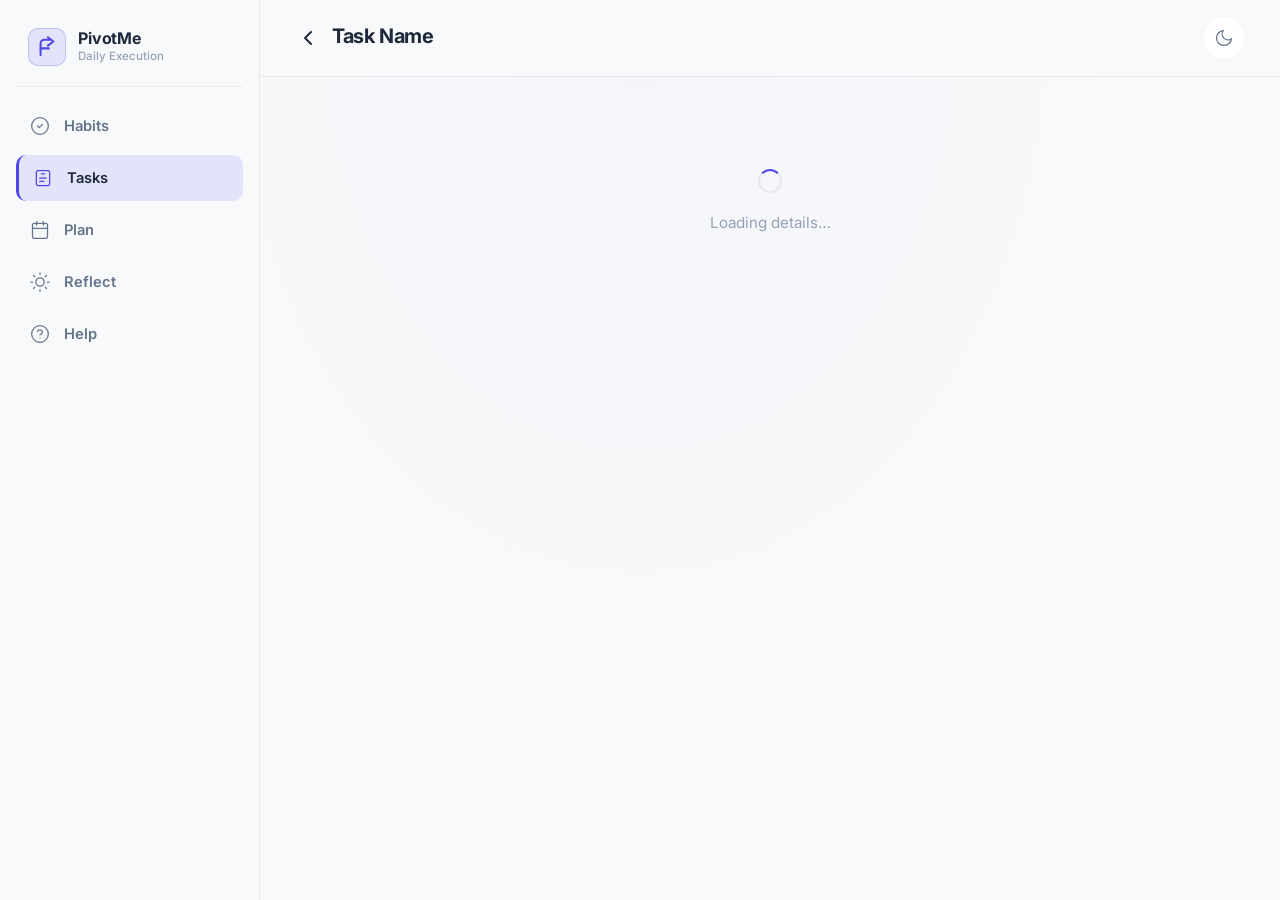
<file: task-details.html>
<!DOCTYPE html>
<html lang="en" data-theme="dark">
<head>
  <meta charset="UTF-8">
  <meta name="viewport" content="width=device-width, initial-scale=1.0, viewport-fit=cover">
  <title>Task Details — PivotMe</title>
  <meta name="description" content="View and manage task details and next actions in PivotMe.">
  <link rel="manifest" href="manifest.json">
  <meta name="theme-color" content="#07090D">
  <meta name="apple-mobile-web-app-capable" content="yes">
  <meta name="apple-mobile-web-app-status-bar-style" content="black-translucent">
  <link rel="icon" href="icon-512.png">
  <link rel="apple-touch-icon" href="icon-512.png">
  <link rel="stylesheet" href="style.css">
</head>
<body>
  <!-- ====== Header ====== -->
  <header class="header container">
    <div style="display: flex; gap: 12px; align-items: center;">
      <a href="tasks.html" id="detail-back-btn" style="background: none; border: none; color: var(--text); padding: 8px 0; cursor: pointer; display: flex; align-items: center; text-decoration: none;" aria-label="Back to Tasks">
        <svg viewBox="0 0 24 24" width="24" height="24" fill="none" stroke="currentColor" stroke-width="2" stroke-linecap="round" stroke-linejoin="round">
          <polyline points="15 18 9 12 15 6"></polyline>
        </svg>
      </a>
      <div style="display: flex; flex-direction: column;">
        <h1 id="task-title" style="margin: 0; font-size: 1.25rem; line-height: 1.2; font-weight: 700;">Task Name</h1>
        <div id="task-header-subtitle" style="display: flex; align-items: center; gap: 6px; margin-top: 4px; flex-wrap: wrap;"></div>
      </div>
    </div>
    <div style="display: flex; gap: 8px; align-items: center;">
      <button id="install-btn" class="theme-toggle hidden" aria-label="Install App" title="Install App">
        <svg viewBox="0 0 24 24" fill="none" stroke="currentColor" stroke-width="1.5" stroke-linecap="round" stroke-linejoin="round">
          <path d="M21 15v4a2 2 0 0 1-2 2H5a2 2 0 0 1-2-2v-4M7 10l5 5 5-5M12 15V3"/>
        </svg>
      </button>
      <button id="theme-toggle" class="theme-toggle" aria-label="Toggle theme"></button>
    </div>
  </header>

  <!-- ====== Content ====== -->
  <main class="container" style="padding-bottom: 90px;">
    <div id="loading" class="loading">
      <div class="loading-spinner"></div>
      <p>Loading details…</p>
    </div>

    <div id="task-content" style="display: none;">
      <!-- Top Overview Card -->
      <div class="task-details-overview-card" style="background: var(--surface); border: 1px solid var(--separator); border-radius: var(--radius-sm); padding: 18px; margin-bottom: 20px;">
        <!-- Prominent Objective Card -->
        <div id="task-objective-card" class="task-objective-card" style="display: none; margin-bottom: 14px;">
          <div class="task-objective-header">
            <svg width="15" height="15" viewBox="0 0 24 24" fill="none" stroke="currentColor" stroke-width="2.2" stroke-linecap="round" stroke-linejoin="round">
              <circle cx="12" cy="12" r="10"/>
              <circle cx="12" cy="12" r="6"/>
              <circle cx="12" cy="12" r="2"/>
            </svg>
            <span>Target Objective</span>
          </div>
          <p id="task-objective-text" class="task-objective-text"></p>
        </div>

        <!-- Meta Info Badges -->
        <div id="task-meta" class="task-meta-pills" style="margin-bottom: 16px;"></div>

        <!-- Primary Action Buttons Row -->
        <div id="task-actions-row" class="task-detail-actions-bar" style="display: flex; gap: 10px; flex-wrap: wrap;">
          <!-- Dynamically populated: [ + Next Action ] [ Edit Task ] [ Log Task Outcome ] -->
        </div>
      </div>

      <!-- Next Actions Section -->
      <div id="next-actions-section" style="margin-bottom: 24px;">
        <div style="display: flex; justify-content: space-between; align-items: center; margin-bottom: 12px; gap: 10px;">
          <div>
            <h2 id="next-actions-title" style="margin: 0; font-size: 1.15rem; font-weight: 700; color: var(--text);">Next Actions</h2>
            <p style="margin: 2px 0 0 0; font-size: 0.8rem; color: var(--text-secondary);">What could you do next? Small steps to move this Task forward.</p>
          </div>
          <button id="add-action-trigger-btn" class="refresh-btn" title="Add Next Action" style="border-radius: var(--radius-xs); padding: 8px 14px; font-size: 0.85rem; font-weight: 600; background: var(--accent); color: #fff; white-space: nowrap;">
            + Next Action
          </button>
        </div>

        <!-- Next Actions List -->
        <div id="log-subtasks-list" class="card-list" style="margin-bottom: 24px;"></div>
      </div>

      <!-- Secondary Management Section -->
      <div class="task-secondary-card" style="background: var(--surface); border: 1px solid var(--separator); border-radius: var(--radius-sm); padding: 16px; margin-bottom: 24px;">
        <p style="font-size: 0.82rem; font-weight: 700; text-transform: uppercase; letter-spacing: 0.04em; color: var(--text-secondary); margin-bottom: 12px;">Settings &amp; Management</p>
        
        <!-- Extend Deadline Section -->
        <div id="extend-deadline-box" style="margin-bottom: 16px;">
          <p style="font-size: 0.82rem; font-weight: 600; color: var(--text); margin-bottom: 4px;">Extend Deadline</p>
          <div id="task-deadline-history" style="font-size: 0.78rem; color: var(--text-secondary); margin-bottom: 8px;"></div>
          <div style="display: flex; gap: 8px;">
            <input type="date" id="extend-deadline-date" class="notes-field time-picker-field" style="flex: 1; min-height: 40px; margin-bottom: 0; font-size: 0.85rem;">
            <button id="extend-deadline-btn" class="save-btn" style="background: var(--accent); padding: 0 16px; font-size: 0.85rem; white-space: nowrap; width: auto; min-height: 40px;">Extend</button>
          </div>
        </div>

        <!-- Task Reminder Section -->
        <div id="task-reminder-box" style="padding-top: 12px; border-top: 1px solid var(--separator); margin-bottom: 16px;">
          <div style="display: flex; justify-content: space-between; align-items: center; gap: 12px; flex-wrap: wrap;">
            <div>
              <p style="font-size: 0.84rem; font-weight: 600; color: var(--text); margin-bottom: 2px;">Task Notification Reminder</p>
              <p style="font-size: 0.76rem; color: var(--text-secondary); margin: 0;">Get notified when to focus on this Task</p>
            </div>
            <div style="display: flex; gap: 8px; align-items: center;">
              <input type="time" id="subtask-reminder-time" class="notes-field time-picker-field" style="width: auto; min-height: 38px; padding: 6px 10px; font-size: 0.85rem; margin-bottom: 0;">
              <button type="button" id="set-subtask-reminder-btn" class="save-btn" style="width: auto; min-height: 38px; padding: 6px 14px; font-size: 0.82rem; margin: 0;">Enable</button>
            </div>
          </div>
        </div>

        <!-- Delete Item Button -->
        <div style="padding-top: 12px; border-top: 1px solid var(--separator);">
          <button id="delete-item-btn" class="save-btn" style="background: var(--danger); font-size: 0.85rem; padding: 10px; width: 100%; min-height: 38px;">Delete Task</button>
        </div>
      </div>
    </div>
  </main>

  <!-- ====== Edit Task Modal ====== -->
  <div id="add-item-overlay" class="modal-overlay">
    <div class="modal">
      <div class="modal-handle"></div>
      <div class="modal-header">
        <h2 id="add-modal-title">Edit Task</h2>
        <button id="add-modal-close" class="modal-close" aria-label="Close">
          <svg width="18" height="18" viewBox="0 0 24 24" fill="none" stroke="currentColor" stroke-width="2.2" stroke-linecap="round" stroke-linejoin="round">
            <line x1="18" y1="6" x2="6" y2="18"/>
            <line x1="6" y1="6" x2="18" y2="18"/>
          </svg>
        </button>
      </div>

      <p class="reason-label" id="new-item-name-label">Task Name *</p>
      <input type="text" id="new-item-name" class="notes-field" style="min-height: 48px; margin-bottom: 16px;" placeholder="e.g. Build payment system, Quarterly report">

      <p class="reason-label">Priority</p>
      <select id="new-item-priority" class="priority-select">
        <option value="">No Priority</option>
        <option value="Important & To Do">Important &amp; To Do</option>
        <option value="To Do">To Do</option>
        <option value="Optional">Optional</option>
        <option value="Don't Do">Don't Do</option>
      </select>

      <p class="reason-label">Objective (optional)</p>
      <input type="text" id="new-item-objective" class="notes-field" style="min-height: 48px; margin-bottom: 16px;" placeholder="Intended outcome or why this matters">

      <div style="display: grid; grid-template-columns: 1fr 1fr; gap: 10px; margin-bottom: 16px;">
        <div>
          <p class="reason-label">Scheduled Time (optional)</p>
          <input type="time" id="new-item-time" class="notes-field time-picker-field" style="min-height: 48px; margin-bottom: 0;">
        </div>
        <div>
          <p class="reason-label">Place (optional)</p>
          <input type="text" id="new-item-place" class="notes-field" style="min-height: 48px; margin-bottom: 0;" placeholder="e.g. Home, Office">
        </div>
      </div>

      <div style="display: grid; grid-template-columns: 1fr 1fr; gap: 10px; margin-bottom: 16px;">
        <div>
          <p class="reason-label">Start Date (optional)</p>
          <input type="date" id="new-item-start-date" class="notes-field time-picker-field" style="min-height: 48px; margin-bottom: 0;">
        </div>
        <div>
          <p class="reason-label">Deadline (optional)</p>
          <input type="date" id="new-item-deadline" class="notes-field time-picker-field" style="min-height: 48px; margin-bottom: 0;">
        </div>
      </div>

      <label style="display: flex; align-items: center; gap: 8px; font-size: 0.85rem; color: var(--text-secondary); cursor: pointer; margin-bottom: 12px;">
        <input type="checkbox" id="new-item-remind" checked style="width: 16px; height: 16px; accent-color: var(--accent);">
        Enable Reminder Notification
      </label>

      <label style="display: flex; align-items: center; gap: 8px; font-size: 0.85rem; color: var(--text-secondary); cursor: pointer; margin-bottom: 24px;">
        <input type="checkbox" id="new-item-remove-after-completion" style="width: 16px; height: 16px; accent-color: var(--accent);">
        Remove after completion
      </label>

      <button id="add-item-save-btn" class="save-btn">Save Changes</button>
    </div>
  </div>

  <!-- ====== Add/Edit Next Action Modal Overlay ====== -->
  <div id="add-action-overlay" class="modal-overlay">
    <div class="modal">
      <div class="modal-handle"></div>
      <div class="modal-header">
        <div>
          <h2 id="add-action-modal-title">What could you do next?</h2>
          <p class="modal-description" style="font-size: 0.8rem; color: var(--text-secondary); margin: 2px 0 0 0;">Create a small, concrete step you can execute next.</p>
        </div>
        <button id="add-action-close" class="modal-close" aria-label="Close">
          <svg width="18" height="18" viewBox="0 0 24 24" fill="none" stroke="currentColor" stroke-width="2.2" stroke-linecap="round" stroke-linejoin="round">
            <line x1="18" y1="6" x2="6" y2="18"/>
            <line x1="6" y1="6" x2="18" y2="18"/>
          </svg>
        </button>
      </div>

      <p id="new-action-parent-label" style="font-size: 0.8rem; color: var(--accent); font-weight: 600; margin-bottom: 8px;"></p>
      <input type="hidden" id="new-action-parent-id" value="">

      <p class="reason-label">Action Name / What to do</p>
      <input type="text" id="new-action-name" class="notes-field" style="min-height: 48px; margin-bottom: 14px;" placeholder="e.g. Sketch the homepage, Connect database">

      <p class="reason-label">Priority</p>
      <input type="hidden" id="new-action-priority" value="">
      <div class="priority-chips-group" id="new-action-priority-chips" style="display: flex; gap: 6px; flex-wrap: wrap; margin-bottom: 14px;">
        <button type="button" class="priority-chip" data-value="Important & To Do">Important &amp; To Do</button>
        <button type="button" class="priority-chip" data-value="To Do">To Do</button>
        <button type="button" class="priority-chip" data-value="Optional">Optional</button>
        <button type="button" class="priority-chip" data-value="Don't Do">Don't Do</button>
      </div>

      <div style="display: grid; grid-template-columns: 1fr 1fr; gap: 10px; margin-bottom: 14px;">
        <div>
          <p class="reason-label">Time (optional)</p>
          <input type="time" id="new-action-time" class="notes-field time-picker-field" style="min-height: 44px; margin-bottom: 0;">
        </div>
        <div>
          <p class="reason-label">Place (optional)</p>
          <input type="text" id="new-action-place" class="notes-field" style="min-height: 44px; margin-bottom: 6px;" placeholder="e.g. Desk, Phone">
          <div class="suggestion-chips" id="suggest-new-action-place"></div>
        </div>
      </div>

      <p style="font-size: 0.75rem; color: var(--text-tertiary); margin: 0 0 14px 0;">Actions are ordered sequentially. New actions are added to the list.</p>

      <label style="display: flex; align-items: center; gap: 8px; font-size: 0.85rem; color: var(--text-secondary); cursor: pointer; margin-bottom: 20px;">
        <input type="checkbox" id="new-action-remove-after-completion" style="width: 16px; height: 16px; accent-color: var(--accent);">
        Remove after completion
      </label>

      <button id="add-action-btn" class="save-btn" style="background: var(--accent);">+ Add Next Action</button>
    </div>
  </div>

  <!-- ====== Task Log Modal Overlay (for Task Outcome) ====== -->
  <div id="modal-overlay" class="modal-overlay">
    <div class="modal">
      <div class="modal-handle"></div>

      <div class="modal-header">
        <div>
          <h2 id="modal-title">Task Name</h2>
          <span id="modal-badge" class="card-meta" style="color: var(--accent); font-weight: 600; text-transform: uppercase; font-size: 0.72rem; margin-top: 4px; display: inline-block;">Task Outcome</span>
        </div>
        <button id="modal-close" class="modal-close" aria-label="Close">
          <svg width="18" height="18" viewBox="0 0 24 24" fill="none" stroke="currentColor" stroke-width="2.2" stroke-linecap="round" stroke-linejoin="round">
            <line x1="18" y1="6" x2="6" y2="18"/>
            <line x1="6" y1="6" x2="18" y2="18"/>
          </svg>
        </button>
      </div>

      <!-- Status Selection -->
      <div class="status-group">
        <button class="status-btn" data-status="Done" id="status-btn-done">
          <span class="status-icon">
            <svg class="status-icon-svg" viewBox="0 0 24 24" fill="none" stroke="currentColor" stroke-width="2.5" stroke-linecap="round" stroke-linejoin="round">
              <polyline points="20 6 9 17 4 12"/>
            </svg>
          </span>
          <span id="status-text-done">Done</span>
          <span class="status-subtext" id="status-sub-done">Completed</span>
        </button>
        <button class="status-btn" data-status="Partially Done" id="status-btn-partial">
          <span class="status-icon">
            <svg class="status-icon-svg" viewBox="0 0 24 24" fill="none" stroke="currentColor" stroke-width="2.2" stroke-linecap="round" stroke-linejoin="round">
              <circle cx="12" cy="12" r="9"/>
              <path d="M12 3a9 9 0 0 0 0 18z" fill="currentColor"/>
            </svg>
          </span>
          <span id="status-text-partial">Partially Done</span>
          <span class="status-subtext" id="status-sub-partial">Some progress</span>
        </button>
        <button class="status-btn" data-status="Skipped" id="status-btn-skipped">
          <span class="status-icon">
            <svg class="status-icon-svg" viewBox="0 0 24 24" fill="none" stroke="currentColor" stroke-width="2.2" stroke-linecap="round" stroke-linejoin="round">
              <circle cx="12" cy="12" r="10"/>
              <line x1="4.93" y1="4.93" x2="19.07" y2="19.07"/>
            </svg>
          </span>
          <span id="status-text-skipped">Skipped</span>
          <span class="status-subtext" id="status-sub-skipped">Not executed</span>
        </button>
      </div>

      <!-- Done Section -->
      <div id="section-done" class="reason-section">
        <p class="reason-label" id="lbl-done-completed">What did you complete?</p>
        <input type="text" id="done-completed" class="notes-field" style="min-height: 48px; margin-bottom: 14px;" placeholder="e.g. Successfully launched website">
        <div class="suggestion-chips" id="suggest-done-completed"></div>

        <p class="reason-label">What did you do before?</p>
        <input type="text" id="done-before" class="notes-field" style="min-height: 48px; margin-bottom: 14px;" placeholder="e.g. Planning session">
        <div class="suggestion-chips" id="suggest-done-before"></div>

        <div style="display: grid; grid-template-columns: 1fr 1fr; gap: 10px; margin-bottom: 14px;">
          <div>
            <p class="reason-label">Physical State</p>
            <input type="text" id="done-physical" class="notes-field" style="min-height: 44px; margin-bottom: 6px;" placeholder="e.g. Energetic, Normal">
            <div class="suggestion-chips" id="suggest-done-physical"></div>
          </div>
          <div>
            <p class="reason-label">Mental State</p>
            <input type="text" id="done-mental" class="notes-field" style="min-height: 44px; margin-bottom: 6px;" placeholder="e.g. Focused, Calm">
            <div class="suggestion-chips" id="suggest-done-mental"></div>
          </div>
        </div>

        <div style="display: grid; grid-template-columns: 1fr 1fr; gap: 10px; margin-bottom: 14px;">
          <div>
            <p class="reason-label">Place</p>
            <input type="text" id="done-place" class="notes-field" style="min-height: 44px; margin-bottom: 6px;" placeholder="e.g. Office, Desk">
            <div class="suggestion-chips" id="suggest-done-place"></div>
          </div>
          <div>
            <p class="reason-label">Time</p>
            <input type="time" id="done-time" class="notes-field time-picker-field" style="min-height: 44px; margin-bottom: 0;">
          </div>
        </div>
      </div>

      <!-- Partially Done Section -->
      <div id="section-partially-done" class="reason-section">
        <p class="reason-label">What did you complete?</p>
        <input type="text" id="partial-completed" class="notes-field" style="min-height: 48px; margin-bottom: 14px;" placeholder="e.g. Halfway done">
        <div class="suggestion-chips" id="suggest-partial-completed"></div>

        <p class="reason-label">What remains?</p>
        <input type="text" id="partial-remaining" class="notes-field" style="min-height: 48px; margin-bottom: 14px;" placeholder="e.g. Remaining tests">
        <div class="suggestion-chips" id="suggest-partial-remaining"></div>

        <p class="reason-label">What did you do before?</p>
        <input type="text" id="partial-before" class="notes-field" style="min-height: 48px; margin-bottom: 14px;" placeholder="e.g. Meetings">
        <div class="suggestion-chips" id="suggest-partial-before"></div>

        <div style="display: grid; grid-template-columns: 1fr 1fr; gap: 10px; margin-bottom: 14px;">
          <div>
            <p class="reason-label">Physical State</p>
            <input type="text" id="partial-physical" class="notes-field" style="min-height: 44px; margin-bottom: 6px;" placeholder="e.g. Tired, Normal">
            <div class="suggestion-chips" id="suggest-partial-physical"></div>
          </div>
          <div>
            <p class="reason-label">Mental State</p>
            <input type="text" id="partial-mental" class="notes-field" style="min-height: 44px; margin-bottom: 6px;" placeholder="e.g. Distracted">
            <div class="suggestion-chips" id="suggest-partial-mental"></div>
          </div>
        </div>

        <p class="reason-label">What interrupted you, if applicable</p>
        <input type="text" id="partial-interruption" class="notes-field" style="min-height: 44px; margin-bottom: 6px;" placeholder="e.g. Urgent phone call">
        <div class="suggestion-chips" id="suggest-partial-interruption"></div>
      </div>

      <!-- Skipped Section -->
      <div id="section-skipped" class="reason-section">
        <p class="reason-label">What did you engage in instead?</p>
        <input type="text" id="skipped-alternative" class="notes-field" style="min-height: 48px; margin-bottom: 14px;" placeholder="e.g. Social media, YouTube, resting">
        <div class="suggestion-chips" id="suggest-skipped-alternative"></div>

        <p class="reason-label">What did you do before?</p>
        <input type="text" id="skipped-before" class="notes-field" style="min-height: 48px; margin-bottom: 14px;" placeholder="e.g. Tired after commute">
        <div class="suggestion-chips" id="suggest-skipped-before"></div>

        <div style="display: grid; grid-template-columns: 1fr 1fr; gap: 10px; margin-bottom: 14px;">
          <div>
            <p class="reason-label">Physical State</p>
            <input type="text" id="skipped-physical" class="notes-field" style="min-height: 44px; margin-bottom: 6px;" placeholder="e.g. Tired">
            <div class="suggestion-chips" id="suggest-skipped-physical"></div>
          </div>
          <div>
            <p class="reason-label">Mental State</p>
            <input type="text" id="skipped-mental" class="notes-field" style="min-height: 44px; margin-bottom: 6px;" placeholder="e.g. Stressed">
            <div class="suggestion-chips" id="suggest-skipped-mental"></div>
          </div>
        </div>
      </div>

      <button id="save-btn" class="save-btn" style="margin-bottom: 12px;" disabled>Save Task Log</button>
    </div>
  </div>

  <!-- ====== Navigation ====== -->
  <nav class="bottom-nav">
    <div class="nav-brand">
      <div class="nav-brand-icon">
        <svg viewBox="0 0 24 24" width="22" height="22" fill="none" stroke="currentColor" stroke-width="2.2" stroke-linecap="round" stroke-linejoin="round" aria-hidden="true">
          <path d="M5 21V8a4 4 0 0 1 4-4h6"/>
          <polyline points="13 1.5 19 6 13 10.5"/>
          <line x1="5" y1="13.5" x2="14" y2="13.5"/>
        </svg>
      </div>
      <div class="nav-brand-info">
        <span class="nav-brand-title">PivotMe</span>
        <span class="nav-brand-sub">Daily Execution</span>
      </div>
    </div>
    <div class="nav-inner">
      <a href="index.html" class="nav-item" aria-label="Habits">
        <svg viewBox="0 0 24 24" fill="none" stroke="currentColor" stroke-width="1.5" stroke-linecap="round" stroke-linejoin="round">
          <circle cx="12" cy="12" r="10"/>
          <path d="m9 12 2 2 4-4"/>
        </svg>
        <span>Habits</span>
      </a>
      <a href="tasks.html" class="nav-item active" aria-label="Tasks">
        <svg viewBox="0 0 24 24" fill="none" stroke="currentColor" stroke-width="1.5" stroke-linecap="round" stroke-linejoin="round">
          <rect x="4" y="3" width="16" height="18" rx="2"/>
          <path d="M10 7h4M8 12h8M8 16h5"/>
        </svg>
        <span>Tasks</span>
      </a>
      <a href="plan.html" class="nav-item" aria-label="Plan">
        <svg viewBox="0 0 24 24" fill="none" stroke="currentColor" stroke-width="1.5" stroke-linecap="round" stroke-linejoin="round">
          <rect x="3" y="4" width="18" height="18" rx="2" ry="2"/>
          <line x1="16" y1="2" x2="16" y2="6"/>
          <line x1="8" y1="2" x2="8" y2="6"/>
          <line x1="3" y1="10" x2="21" y2="10"/>
        </svg>
        <span>Plan</span>
      </a>
      <a href="reflection.html" class="nav-item" aria-label="Reflect">
        <svg viewBox="0 0 24 24" fill="none" stroke="currentColor" stroke-width="1.5" stroke-linecap="round" stroke-linejoin="round">
          <circle cx="12" cy="12" r="5"/>
          <path d="M12 1v2M12 21v2M4.22 4.22l1.42 1.42M18.36 18.36l1.42 1.42M1 12h2M21 12h2M4.22 19.78l1.42-1.42M18.36 5.64l1.42-1.42"/>
        </svg>
        <span>Reflect</span>
      </a>
      <a href="help.html" class="nav-item" aria-label="Help">
        <svg viewBox="0 0 24 24" fill="none" stroke="currentColor" stroke-width="1.5" stroke-linecap="round" stroke-linejoin="round">
          <circle cx="12" cy="12" r="10"/>
          <path d="M9.09 9a3 3 0 0 1 5.83 1c0 2-3 3-3 3"/>
          <line x1="12" y1="17" x2="12.01" y2="17"/>
        </svg>
        <span>Help</span>
      </a>
    </div>
  </nav>

  <script src="db.js"></script>
  <script src="sync.js"></script>
  <script src="script.js"></script>
  <script>
    document.addEventListener('DOMContentLoaded', () => {
      setTimeout(() => {
        if (typeof initTaskDetailsPage === 'function') {
           initTaskDetailsPage();
        }
      }, 0);
    });
  </script>
</body>
</html>
</file>
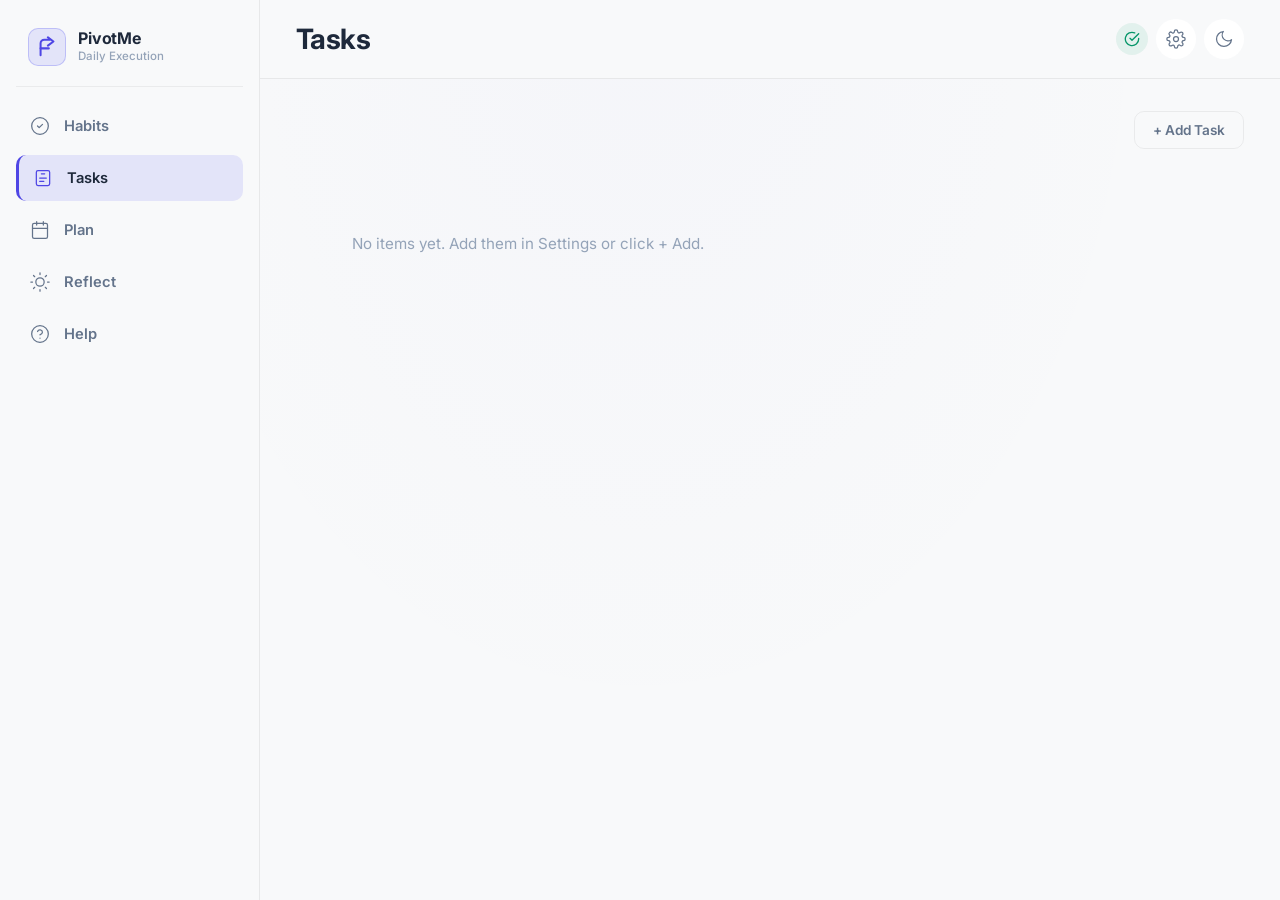
<file: tasks.html>
<!DOCTYPE html>
<html lang="en" data-theme="dark">
<head>
  <meta charset="UTF-8">
  <meta name="viewport" content="width=device-width, initial-scale=1.0, viewport-fit=cover">
  <title>Tasks — PivotMe</title>
  <meta name="description" content="Manage and execute your key tasks with PivotMe.">

  <!-- PWA -->
  <link rel="manifest" href="manifest.json">
  <meta name="theme-color" content="#000000">
  <meta name="apple-mobile-web-app-capable" content="yes">
  <meta name="apple-mobile-web-app-status-bar-style" content="black-translucent">
  <link rel="icon" href="icon-512.png">
  <link rel="apple-touch-icon" href="icon-512.png">

  <!-- Styles -->
  <link rel="stylesheet" href="style.css">
</head>
<body>

  <!-- ====== Header ====== -->
  <header class="header container">
    <h1>Tasks</h1>
    <div style="display: flex; gap: 8px; align-items: center;">
      <div id="sync-indicator" class="sync-indicator sync-online" title="Online — Synced">
        <svg viewBox="0 0 24 24" fill="none" stroke="currentColor" stroke-width="2" stroke-linecap="round" stroke-linejoin="round">
          <path d="M22 11.08V12a10 10 0 1 1-5.93-9.14"/>
          <polyline points="22 4 12 14.01 9 11.01"/>
        </svg>
      </div>
      <button id="install-btn" class="theme-toggle hidden" aria-label="Install App" title="Install App">
        <svg viewBox="0 0 24 24" fill="none" stroke="currentColor" stroke-width="1.5" stroke-linecap="round" stroke-linejoin="round">
          <path d="M21 15v4a2 2 0 0 1-2 2H5a2 2 0 0 1-2-2v-4M7 10l5 5 5-5M12 15V3"/>
        </svg>
      </button>
      <button id="settings-btn" class="theme-toggle" aria-label="API Settings" title="API Settings">
        <svg viewBox="0 0 24 24" fill="none" stroke="currentColor" stroke-width="1.5" stroke-linecap="round" stroke-linejoin="round">
          <circle cx="12" cy="12" r="3"/>
          <path d="M19.4 15a1.65 1.65 0 0 0 .33 1.82l.06.06a2 2 0 1 1-2.83 2.83l-.06-.06a1.65 1.65 0 0 0-1.82-.33 1.65 1.65 0 0 0-1 1.51V21a2 2 0 0 1-4 0v-.09A1.65 1.65 0 0 0 9 19.4a1.65 1.65 0 0 0-1.82.33l-.06.06a2 2 0 1 1-2.83-2.83l.06-.06a1.65 1.65 0 0 0 .33-1.82 1.65 1.65 0 0 0-1.51-1H3a2 2 0 0 1 0-4h.09A1.65 1.65 0 0 0 4.6 9a1.65 1.65 0 0 0-.33-1.82l-.06-.06a2 2 0 1 1 2.83-2.83l.06.06a1.65 1.65 0 0 0 1.82.33H9a1.65 1.65 0 0 0 1-1.51V3a2 2 0 0 1 4 0v.09a1.65 1.65 0 0 0 1 1.51 1.65 1.65 0 0 0 1.82-.33l.06-.06a2 2 0 1 1 2.83 2.83l-.06.06a1.65 1.65 0 0 0-.33 1.82V9a1.65 1.65 0 0 0 1.51 1H21a2 2 0 0 1 0 4h-.09a1.65 1.65 0 0 0-1.51 1z"/>
        </svg>
      </button>
      <button id="theme-toggle" class="theme-toggle" aria-label="Toggle theme"></button>
    </div>
  </header>

  <!-- ====== Settings Modal ====== -->
  <div id="settings-overlay" class="modal-overlay">
    <div class="modal">
      <div class="modal-handle"></div>
      <div class="modal-header">
        <h2>Backend Settings</h2>
        <button id="settings-close" class="modal-close" aria-label="Close">
          <svg width="18" height="18" viewBox="0 0 24 24" fill="none" stroke="currentColor" stroke-width="2.2" stroke-linecap="round" stroke-linejoin="round">
            <line x1="18" y1="6" x2="6" y2="18"/>
            <line x1="6" y1="6" x2="18" y2="18"/>
          </svg>
        </button>
      </div>
      <p style="font-size: 0.85rem; color: var(--text-secondary); margin-bottom: 16px;">
        Paste your Google Apps Script Web App URL below. This is stored securely in your local browser only.
      </p>
      <input type="password" id="api-url-input" class="notes-field" style="min-height: 48px; margin-bottom: 20px;" placeholder="https://script.google.com/macros/s/.../exec">
      <button id="settings-save-btn" class="save-btn" style="margin-bottom: 12px;">Save Settings</button>

      <!-- Help & Guides Section in Settings -->
      <div style="margin-top: 20px; padding-top: 16px; border-top: 1px solid var(--separator); margin-bottom: 16px;">
        <h3 style="font-size: 0.92rem; font-weight: 700; color: var(--text); margin-bottom: 4px;">Help &amp; Guides</h3>
        <p style="font-size: 0.8rem; color: var(--text-tertiary); margin-bottom: 12px;">
          Learn the PivotMe behavioral loop, how Plan works, and setup instructions.
        </p>
        <a href="help.html" class="save-btn" style="display: flex; align-items: center; justify-content: center; gap: 8px; text-decoration: none; background: var(--surface-hover); color: var(--text); border: 1px solid var(--separator); font-size: 0.88rem; padding: 10px 16px;">
          <svg width="16" height="16" viewBox="0 0 24 24" fill="none" stroke="currentColor" stroke-width="2" stroke-linecap="round" stroke-linejoin="round">
            <circle cx="12" cy="12" r="10"/>
            <path d="M9.09 9a3 3 0 0 1 5.83 1c0 2-3 3-3 3"/>
            <line x1="12" y1="17" x2="12.01" y2="17"/>
          </svg>
          <span>Open Help</span>
        </a>
      </div>

      <button id="settings-reset-btn" class="save-btn" style="background: var(--danger); font-size: 0.9rem; padding: 12px;">Reset App &amp; Clear Cache</button>
    </div>
  </div>

  <!-- ====== Content ====== -->
  <main class="container">
    <div id="loading" class="loading">
      <div class="loading-spinner"></div>
      <p>Loading tasks…</p>
    </div>
    
    <div class="page-action-bar">
      <div></div>
      <button id="add-item-trigger-btn" class="refresh-btn" style="border-radius: var(--radius-xs); padding: 10px 18px; font-weight: 600;">
        + Add Task
      </button>
    </div>

    <div id="list" class="card-list"></div>
  </main>

  <!-- ====== Add Item Modal ====== -->
  <div id="add-item-overlay" class="modal-overlay">
    <div class="modal">
      <div class="modal-handle"></div>
      <div class="modal-header">
        <h2 id="add-modal-title">Create Task</h2>
        <button id="add-modal-close" class="modal-close" aria-label="Close">
          <svg width="18" height="18" viewBox="0 0 24 24" fill="none" stroke="currentColor" stroke-width="2.2" stroke-linecap="round" stroke-linejoin="round">
            <line x1="18" y1="6" x2="6" y2="18"/>
            <line x1="6" y1="6" x2="18" y2="18"/>
          </svg>
        </button>
      </div>

      <p class="reason-label">Name</p>
      <input type="text" id="new-item-name" class="notes-field" style="min-height: 48px; margin-bottom: 16px;" placeholder="e.g. Build payment system, Quarterly report">

      <p class="reason-label">Priority</p>
      <select id="new-item-priority" class="priority-select">
        <option value="">No Priority</option>
        <option value="Important & To Do">Important &amp; To Do</option>
        <option value="To Do">To Do</option>
        <option value="Optional">Optional</option>
        <option value="Don't Do">Don't Do</option>
      </select>

      <p class="reason-label">Objective (optional)</p>
      <input type="text" id="new-item-objective" class="notes-field" style="min-height: 48px; margin-bottom: 16px;" placeholder="Intended outcome or why this matters">

      <div style="display: grid; grid-template-columns: 1fr 1fr; gap: 10px; margin-bottom: 16px;">
        <div>
          <p class="reason-label">Scheduled Time (optional)</p>
          <input type="time" id="new-item-time" class="notes-field time-picker-field" style="min-height: 48px; margin-bottom: 0;">
        </div>
        <div>
          <p class="reason-label">Place (optional)</p>
          <input type="text" id="new-item-place" class="notes-field" style="min-height: 48px; margin-bottom: 0;" placeholder="e.g. Home, Office">
        </div>
      </div>

      <div style="display: grid; grid-template-columns: 1fr 1fr; gap: 10px; margin-bottom: 16px;">
        <div>
          <p class="reason-label">Start Date (optional)</p>
          <input type="date" id="new-item-start-date" class="notes-field time-picker-field" style="min-height: 48px; margin-bottom: 0;">
        </div>
        <div>
          <p class="reason-label">Deadline (optional)</p>
          <input type="date" id="new-item-deadline" class="notes-field time-picker-field" style="min-height: 48px; margin-bottom: 0;">
        </div>
      </div>

      <p class="reason-label">Repeats (optional)</p>
      <div id="new-item-recurrence" class="filter-presets" style="margin-bottom: 16px;">
        <button type="button" class="filter-preset-btn weekday-btn" data-day="0">Su</button>
        <button type="button" class="filter-preset-btn weekday-btn" data-day="1">Mo</button>
        <button type="button" class="filter-preset-btn weekday-btn" data-day="2">Tu</button>
        <button type="button" class="filter-preset-btn weekday-btn" data-day="3">We</button>
        <button type="button" class="filter-preset-btn weekday-btn" data-day="4">Th</button>
        <button type="button" class="filter-preset-btn weekday-btn" data-day="5">Fr</button>
        <button type="button" class="filter-preset-btn weekday-btn" data-day="6">Sa</button>
      </div>

      <label style="display: flex; align-items: center; gap: 8px; font-size: 0.85rem; color: var(--text-secondary); cursor: pointer; margin-bottom: 12px;">
        <input type="checkbox" id="new-item-remind" checked style="width: 16px; height: 16px; accent-color: var(--accent);">
        Enable Reminder Notification
      </label>

      <label style="display: flex; align-items: center; gap: 8px; font-size: 0.85rem; color: var(--text-secondary); cursor: pointer; margin-bottom: 24px;">
        <input type="checkbox" id="new-item-remove-after-completion" style="width: 16px; height: 16px; accent-color: var(--accent);">
        Remove after completion
      </label>

      <button id="add-item-save-btn" class="save-btn">Create Task</button>
    </div>
  </div>

  <!-- ====== Log Modal ====== -->
  <div id="modal-overlay" class="modal-overlay">
    <div class="modal">
      <div class="modal-handle"></div>

      <div class="modal-header">
        <div>
          <h2 id="modal-title">Task Name</h2>
          <span id="modal-badge" class="card-meta" style="color: var(--accent); font-weight: 600; text-transform: uppercase; font-size: 0.72rem; margin-top: 4px; display: inline-block;">Task</span>
        </div>
        <button id="modal-close" class="modal-close" aria-label="Close">
          <svg width="18" height="18" viewBox="0 0 24 24" fill="none" stroke="currentColor" stroke-width="2.2" stroke-linecap="round" stroke-linejoin="round">
            <line x1="18" y1="6" x2="6" y2="18"/>
            <line x1="6" y1="6" x2="18" y2="18"/>
          </svg>
        </button>
      </div>

      <!-- Status Selection -->
      <div class="status-group">
        <button class="status-btn" data-status="Done" id="status-btn-done">
          <span class="status-icon">
            <svg class="status-icon-svg" viewBox="0 0 24 24" fill="none" stroke="currentColor" stroke-width="2.5" stroke-linecap="round" stroke-linejoin="round">
              <polyline points="20 6 9 17 4 12"/>
            </svg>
          </span>
          <span id="status-text-done">Done</span>
          <span class="status-subtext" id="status-sub-done">Completed</span>
        </button>
        <button class="status-btn" data-status="Partially Done" id="status-btn-partial">
          <span class="status-icon">
            <svg class="status-icon-svg" viewBox="0 0 24 24" fill="none" stroke="currentColor" stroke-width="2.2" stroke-linecap="round" stroke-linejoin="round">
              <circle cx="12" cy="12" r="9"/>
              <path d="M12 3a9 9 0 0 0 0 18z" fill="currentColor"/>
            </svg>
          </span>
          <span id="status-text-partial">Partially Done</span>
          <span class="status-subtext" id="status-sub-partial">Some progress</span>
        </button>
        <button class="status-btn" data-status="Skipped" id="status-btn-skipped">
          <span class="status-icon">
            <svg class="status-icon-svg" viewBox="0 0 24 24" fill="none" stroke="currentColor" stroke-width="2.2" stroke-linecap="round" stroke-linejoin="round">
              <circle cx="12" cy="12" r="9"/>
              <line x1="5.6" y1="5.6" x2="18.4" y2="18.4"/>
            </svg>
          </span>
          <span id="status-text-skipped">Skipped</span>
          <span class="status-subtext" id="status-sub-skipped">Did other activity</span>
        </button>
      </div>

      <!-- Quick Save Tip -->
      <div id="quick-log-tip" class="quick-log-tip" style="display: none;">
        <svg width="16" height="16" viewBox="0 0 24 24" fill="none" stroke="currentColor" stroke-width="2.5" stroke-linecap="round" stroke-linejoin="round">
          <polyline points="20 6 9 17 4 12"/>
        </svg>
        <span id="quick-log-tip-text">Ready to save! Tap 'Save Log' below, or add context.</span>
      </div>

      <!-- ===== DONE Section ===== -->
      <div id="done-section" class="reason-section">
        <div id="done-task-fields">
          <p class="reason-label">What did you complete?</p>
          <input type="text" id="log-done-completed" class="notes-field" style="min-height: 44px; margin-bottom: 14px;" placeholder="e.g. Finished presentation slides">
          <div class="suggestion-chips" id="suggest-done-completed"></div>

          <p class="reason-label">What did you do before?</p>
          <input type="text" id="log-done-before" class="notes-field" style="min-height: 44px; margin-bottom: 14px;" placeholder="e.g. Gathered project metrics">
          <div class="suggestion-chips" id="suggest-done-before"></div>

          <div style="display: grid; grid-template-columns: 1fr 1fr; gap: 10px; margin-bottom: 14px;">
            <div>
              <p class="reason-label">Physical state</p>
              <input type="text" id="log-done-physical" class="notes-field" style="min-height: 44px; margin-bottom: 0;" placeholder="e.g. Energetic, Normal">
            </div>
            <div>
              <p class="reason-label">Mental state</p>
              <input type="text" id="log-done-mental" class="notes-field" style="min-height: 44px; margin-bottom: 0;" placeholder="e.g. Focused, Calm">
            </div>
          </div>

          <div style="display: grid; grid-template-columns: 1fr 1fr; gap: 10px; margin-bottom: 14px;">
            <div>
              <p class="reason-label">Start time</p>
              <input type="time" id="log-done-time" class="notes-field time-picker-field" style="min-height: 44px; margin-bottom: 0;">
            </div>
            <div>
              <p class="reason-label">End time</p>
              <input type="time" id="log-done-endtime" class="notes-field time-picker-field" style="min-height: 44px; margin-bottom: 0;">
            </div>
          </div>
        </div>

        <button type="button" class="optional-toggle" id="done-optional-toggle">▸ Optional details (Place, Date)</button>
        <div id="done-optional-fields" class="optional-fields">
          <p class="reason-label" style="margin-bottom: 6px;">Place</p>
          <input type="text" id="log-done-place" class="notes-field" style="min-height: 44px; margin-bottom: 12px;" placeholder="e.g. Home, Office">
          <div class="suggestion-chips" id="suggest-done-place"></div>

          <p class="reason-label" style="margin-bottom: 6px;">Date</p>
          <input type="date" id="log-done-date" class="notes-field time-picker-field" style="min-height: 44px; margin-bottom: 0; padding: 8px 12px; font-size: 0.85rem;">
        </div>
      </div>

      <!-- ===== PARTIALLY DONE Section ===== -->
      <div id="partial-section" class="reason-section">
        <div id="partial-task-fields">
          <p class="reason-label">What did you complete?</p>
          <input type="text" id="log-partial-completed" class="notes-field" style="min-height: 44px; margin-bottom: 14px;" placeholder="e.g. Created first draft">
          <div class="suggestion-chips" id="suggest-partial-completed"></div>

          <p class="reason-label">What remains?</p>
          <input type="text" id="log-partial-remaining" class="notes-field" style="min-height: 44px; margin-bottom: 14px;" placeholder="e.g. Review and export">
          <div class="suggestion-chips" id="suggest-partial-remaining"></div>

          <p class="reason-label">What did you do before?</p>
          <input type="text" id="log-partial-before" class="notes-field" style="min-height: 44px; margin-bottom: 14px;" placeholder="e.g. Checked team messages">
          <div class="suggestion-chips" id="suggest-partial-before"></div>

          <div style="display: grid; grid-template-columns: 1fr 1fr; gap: 10px; margin-bottom: 14px;">
            <div>
              <p class="reason-label">Physical state</p>
              <input type="text" id="log-partial-physical" class="notes-field" style="min-height: 44px; margin-bottom: 0;" placeholder="e.g. Tired, Normal">
            </div>
            <div>
              <p class="reason-label">Mental state</p>
              <input type="text" id="log-partial-mental" class="notes-field" style="min-height: 44px; margin-bottom: 0;" placeholder="e.g. Distracted, Rushed">
            </div>
          </div>

          <div style="display: grid; grid-template-columns: 1fr 1fr; gap: 10px; margin-bottom: 14px;">
            <div>
              <p class="reason-label">Start time</p>
              <input type="time" id="log-partial-time" class="notes-field time-picker-field" style="min-height: 44px; margin-bottom: 0;">
            </div>
            <div>
              <p class="reason-label">Duration (minutes)</p>
              <input type="number" id="log-duration" min="0" placeholder="e.g. 25" class="notes-field" style="min-height: 44px; margin-bottom: 0;">
            </div>
          </div>
        </div>

        <button type="button" class="optional-toggle" id="partial-optional-toggle">▸ Optional details (Place, Date)</button>
        <div id="partial-optional-fields" class="optional-fields">
          <p class="reason-label" style="margin-bottom: 6px;">Place</p>
          <input type="text" id="log-partial-place" class="notes-field" style="min-height: 44px; margin-bottom: 12px;" placeholder="e.g. Home, Office">
          <div class="suggestion-chips" id="suggest-partial-place"></div>

          <p class="reason-label" style="margin-bottom: 6px;">Date</p>
          <input type="date" id="log-partial-date" class="notes-field time-picker-field" style="min-height: 44px; margin-bottom: 0; padding: 8px 12px; font-size: 0.85rem;">
        </div>

        <!-- Integrated Deadline Extension for Partially Done -->
        <div class="deadline-extension-card" style="margin-top: 16px; padding: 12px 14px; background: var(--surface-hover); border-radius: var(--radius-xs); border: 1px solid var(--separator);">
          <label style="display: flex; align-items: center; gap: 8px; font-size: 0.85rem; font-weight: 600; color: var(--accent); cursor: pointer; margin-bottom: 8px;">
            <input type="checkbox" id="log-partial-extend-toggle" style="width: 16px; height: 16px; accent-color: var(--accent);">
            Extend deadline
          </label>
          <div id="log-partial-extend-fields" style="display: none; padding-top: 6px;">
            <p class="reason-label" style="margin-bottom: 4px; font-size: 0.8rem;">New Deadline</p>
            <input type="date" id="log-partial-extend-date" class="notes-field time-picker-field" style="min-height: 42px; margin-bottom: 10px; font-size: 0.85rem;">
            <p class="reason-label" style="margin-bottom: 4px; font-size: 0.8rem; color: var(--text-tertiary);">Reason for extension (optional)</p>
            <input type="text" id="log-partial-extend-reason" class="notes-field" placeholder="e.g. Needs more time, blocked on review" style="min-height: 42px; margin-bottom: 0; font-size: 0.85rem;">
          </div>
        </div>
      </div>

      <!-- ===== SKIPPED Section ===== -->
      <div id="skipped-section" class="reason-section">
        <div>
          <p class="reason-label">What did you do instead?</p>
          <input type="text" id="log-alternative-activity" class="notes-field" style="min-height: 44px; margin-bottom: 14px;" placeholder="e.g. Handled emergency, unexpected meeting...">
          <div class="suggestion-chips" id="suggest-alternative-activity"></div>

          <p class="reason-label">What did you do before?</p>
          <input type="text" id="log-skipped-before" class="notes-field" style="min-height: 44px; margin-bottom: 14px;" placeholder="e.g. Checked email, answered calls">
          <div class="suggestion-chips" id="suggest-skipped-before"></div>

          <div style="display: grid; grid-template-columns: 1fr 1fr; gap: 10px; margin-bottom: 14px;">
            <div>
              <p class="reason-label">Physical state</p>
              <input type="text" id="log-skipped-physical" class="notes-field" style="min-height: 44px; margin-bottom: 0;" placeholder="e.g. Exhausted, Normal">
            </div>
            <div>
              <p class="reason-label">Mental state</p>
              <input type="text" id="log-skipped-mental" class="notes-field" style="min-height: 44px; margin-bottom: 0;" placeholder="e.g. Overwhelmed, Stressed">
            </div>
          </div>
        </div>

        <button type="button" class="optional-toggle" id="skipped-optional-toggle">▸ Optional details (When, Place)</button>
        <div id="skipped-optional-fields" class="optional-fields">
          <p class="reason-label" style="margin-bottom: 6px;">When did this happen?</p>
          <div style="display: grid; grid-template-columns: 1fr 1fr; gap: 10px; margin-bottom: 10px;">
            <input type="date" id="log-skipped-date" class="notes-field time-picker-field" style="min-height: 44px; margin-bottom: 0; padding: 8px 12px; font-size: 0.85rem;">
            <input type="time" id="log-skipped-time" class="notes-field time-picker-field" style="min-height: 44px; margin-bottom: 0; padding: 8px 12px; font-size: 0.85rem;">
          </div>
          <p class="reason-label" style="margin-bottom: 6px;">Place (optional)</p>
          <input type="text" id="log-skipped-place" class="notes-field" style="min-height: 44px; margin-bottom: 0;" placeholder="e.g. Home, Office">
        </div>

        <!-- Integrated Deadline Extension for Skipped -->
        <div class="deadline-extension-card" style="margin-top: 16px; padding: 12px 14px; background: var(--surface-hover); border-radius: var(--radius-xs); border: 1px solid var(--separator);">
          <label style="display: flex; align-items: center; gap: 8px; font-size: 0.85rem; font-weight: 600; color: var(--accent); cursor: pointer; margin-bottom: 8px;">
            <input type="checkbox" id="log-skipped-extend-toggle" style="width: 16px; height: 16px; accent-color: var(--accent);">
            Extend deadline
          </label>
          <div id="log-skipped-extend-fields" style="display: none; padding-top: 6px;">
            <p class="reason-label" style="margin-bottom: 4px; font-size: 0.8rem;">New Deadline</p>
            <input type="date" id="log-skipped-extend-date" class="notes-field time-picker-field" style="min-height: 42px; margin-bottom: 10px; font-size: 0.85rem;">
            <p class="reason-label" style="margin-bottom: 4px; font-size: 0.8rem; color: var(--text-tertiary);">Reason for extension (optional)</p>
            <input type="text" id="log-skipped-extend-reason" class="notes-field" placeholder="e.g. Postponed to next week" style="min-height: 42px; margin-bottom: 0; font-size: 0.85rem;">
          </div>
        </div>
      </div>

      <!-- Hidden notes holder for data compatibility -->
      <textarea id="notes" class="notes-field hidden" style="display: none;"></textarea>

      <!-- Save -->
      <button id="save-btn" class="save-btn" style="margin-bottom: 12px;">Save Log</button>
      <div style="display: flex; gap: 10px; margin-bottom: 12px;">
        <button id="edit-item-btn" class="save-btn" style="background: var(--accent); font-size: 0.9rem; padding: 12px; flex: 1;">Edit Task</button>
        <button id="delete-item-btn" class="save-btn" style="background: var(--danger); font-size: 0.9rem; padding: 12px; flex: 1;">Delete</button>
      </div>
    </div>
  </div>

  <!-- ====== Add Next Action Modal Overlay ====== -->
  <div id="add-action-overlay" class="modal-overlay">
    <div class="modal">
      <div class="modal-handle"></div>
      <div class="modal-header">
        <div>
          <h2 id="add-action-modal-title">What could you do next?</h2>
          <p class="modal-description" style="font-size: 0.8rem; color: var(--text-secondary); margin: 2px 0 0 0;">Create a small, concrete step you can execute next.</p>
        </div>
        <button id="add-action-close" class="modal-close" aria-label="Close">
          <svg width="18" height="18" viewBox="0 0 24 24" fill="none" stroke="currentColor" stroke-width="2.2" stroke-linecap="round" stroke-linejoin="round">
            <line x1="18" y1="6" x2="6" y2="18"/>
            <line x1="6" y1="6" x2="18" y2="18"/>
          </svg>
        </button>
      </div>

      <p id="new-action-parent-label" style="font-size: 0.8rem; color: var(--accent); font-weight: 600; margin-bottom: 8px;"></p>
      <input type="hidden" id="new-action-parent-id" value="">

      <p class="reason-label">Action Name / What to do</p>
      <input type="text" id="new-action-name" class="notes-field" style="min-height: 48px; margin-bottom: 14px;" placeholder="e.g. Create database, Call supplier">

      <p class="reason-label">Priority</p>
      <input type="hidden" id="new-action-priority" value="">
      <div class="priority-chips-group" id="new-action-priority-chips" style="display: flex; gap: 6px; flex-wrap: wrap; margin-bottom: 14px;">
        <button type="button" class="priority-chip" data-value="Important & To Do">Important &amp; To Do</button>
        <button type="button" class="priority-chip" data-value="To Do">To Do</button>
        <button type="button" class="priority-chip" data-value="Optional">Optional</button>
        <button type="button" class="priority-chip" data-value="Don't Do">Don't Do</button>
      </div>

      <div style="display: grid; grid-template-columns: 1fr 1fr; gap: 10px; margin-bottom: 14px;">
        <div>
          <p class="reason-label">Time (optional)</p>
          <input type="time" id="new-action-time" class="notes-field time-picker-field" style="min-height: 44px; margin-bottom: 0;">
        </div>
        <div>
          <p class="reason-label">Place (optional)</p>
          <input type="text" id="new-action-place" class="notes-field" style="min-height: 44px; margin-bottom: 6px;" placeholder="e.g. Desk, Phone">
          <div class="suggestion-chips" id="suggest-new-action-place"></div>
        </div>
      </div>

      <p style="font-size: 0.75rem; color: var(--text-tertiary); margin: 0 0 14px 0;">Actions are ordered. New actions are added to the end of the sequence.</p>

      <label style="display: flex; align-items: center; gap: 8px; font-size: 0.85rem; color: var(--text-secondary); cursor: pointer; margin-bottom: 20px;">
        <input type="checkbox" id="new-action-remove-after-completion" style="width: 16px; height: 16px; accent-color: var(--accent);">
        Remove after completion
      </label>

      <button id="add-action-btn" class="save-btn" style="background: var(--accent);">+ Create Next Action</button>
    </div>
  </div>

  <!-- ====== Navigation (Sidebar on desktop, bottom bar on mobile) ====== -->
  <nav class="bottom-nav">
    <div class="nav-brand">
      <div class="nav-brand-icon">
        <svg viewBox="0 0 24 24" width="22" height="22" fill="none" stroke="currentColor" stroke-width="2.2" stroke-linecap="round" stroke-linejoin="round" aria-hidden="true">
          <path d="M5 21V8a4 4 0 0 1 4-4h6"/>
          <polyline points="13 1.5 19 6 13 10.5"/>
          <line x1="5" y1="13.5" x2="14" y2="13.5"/>
        </svg>
      </div>
      <div class="nav-brand-info">
        <span class="nav-brand-title">PivotMe</span>
        <span class="nav-brand-sub">Daily Execution</span>
      </div>
    </div>
    <div class="nav-inner">
      <a href="index.html" class="nav-item" aria-label="Habits">
        <svg viewBox="0 0 24 24" fill="none" stroke="currentColor" stroke-width="1.5" stroke-linecap="round" stroke-linejoin="round">
          <circle cx="12" cy="12" r="10"/>
          <path d="m9 12 2 2 4-4"/>
        </svg>
        <span>Habits</span>
      </a>
      <a href="tasks.html" class="nav-item active" aria-label="Tasks">
        <svg viewBox="0 0 24 24" fill="none" stroke="currentColor" stroke-width="1.5" stroke-linecap="round" stroke-linejoin="round">
          <rect x="4" y="3" width="16" height="18" rx="2"/>
          <path d="M10 7h4M8 12h8M8 16h5"/>
        </svg>
        <span>Tasks</span>
      </a>
      <a href="plan.html" class="nav-item" aria-label="Plan">
        <svg viewBox="0 0 24 24" fill="none" stroke="currentColor" stroke-width="1.5" stroke-linecap="round" stroke-linejoin="round">
          <rect x="3" y="4" width="18" height="18" rx="2" ry="2"/>
          <line x1="16" y1="2" x2="16" y2="6"/>
          <line x1="8" y1="2" x2="8" y2="6"/>
          <line x1="3" y1="10" x2="21" y2="10"/>
        </svg>
        <span>Plan</span>
      </a>
      <a href="reflection.html" class="nav-item" aria-label="Reflect">
        <svg viewBox="0 0 24 24" fill="none" stroke="currentColor" stroke-width="1.5" stroke-linecap="round" stroke-linejoin="round">
          <circle cx="12" cy="12" r="5"/>
          <path d="M12 1v2M12 21v2M4.22 4.22l1.42 1.42M18.36 18.36l1.42 1.42M1 12h2M21 12h2M4.22 19.78l1.42-1.42M18.36 5.64l1.42-1.42"/>
        </svg>
        <span>Reflect</span>
      </a>
      <a href="help.html" class="nav-item" aria-label="Help">
        <svg viewBox="0 0 24 24" fill="none" stroke="currentColor" stroke-width="1.5" stroke-linecap="round" stroke-linejoin="round">
          <circle cx="12" cy="12" r="10"/>
          <path d="M9.09 9a3 3 0 0 1 5.83 1c0 2-3 3-3 3"/>
          <line x1="12" y1="17" x2="12.01" y2="17"/>
        </svg>
        <span>Help</span>
      </a>
    </div>
  </nav>

  <!-- ====== Scripts ====== -->
  <script src="db.js"></script>
  <script src="sync.js"></script>
  <script src="script.js"></script>
  <script>
    // Initialize the Tasks page
    document.addEventListener('DOMContentLoaded', initTasksPage);
  </script>
</body>
</html>
</file>
<file: style.css>
/* ============================================================
   Behavior Log — Stylesheet
   A premium minimal design inspired by Apple's design language.
   ============================================================ */

/* --- Google Font --- */
@import url('https://fonts.googleapis.com/css2?family=Inter:wght@400;500;600;700&display=swap');

/* ============================================================
   Design Tokens
   ============================================================ */
:root {
  /* Dark theme (default) - Refined Deep Space Glassmorphism */
  --bg: #07090D;
  --bg-secondary: #0D1117;
  --surface: rgba(18, 24, 38, 0.72);
  --surface-hover: rgba(28, 36, 56, 0.80);
  --surface-solid: #121826;
  --glass-surface: rgba(18, 24, 38, 0.72);
  --glass-border: rgba(255, 255, 255, 0.08);
  --glass-strong: rgba(22, 30, 48, 0.85);
  --separator: rgba(255, 255, 255, 0.07);
  --text: #F0F4F8;
  --text-secondary: #8B99A8;
  --text-tertiary: #4E5D6E;
  --accent: #3B82F6;
  --accent-hover: #2563EB;
  --accent-soft: rgba(59, 130, 246, 0.12);
  --success: #10B981;
  --success-bg: rgba(16, 185, 129, 0.12);
  --danger: #EF4444;
  --danger-bg: rgba(239, 68, 68, 0.12);
  --warning: #F59E0B;
  --warning-bg: rgba(245, 158, 11, 0.12);
  --partial: #F59E0B;
  --partial-bg: rgba(245, 158, 11, 0.12);
  --focus: #6366F1;
  --focus-bg: rgba(99, 102, 241, 0.14);
  --focus-glow: 0 0 16px rgba(99, 102, 241, 0.25);
  --nav-bg: rgba(10, 14, 23, 0.82);
  --modal-overlay: rgba(3, 6, 12, 0.70);
  --shadow: 0 4px 24px rgba(0, 0, 0, 0.45);
  --shadow-lg: 0 12px 48px rgba(0, 0, 0, 0.60);
  --shadow-glow: 0 0 20px rgba(59, 130, 246, 0.15);
  --radius: 18px;
  --radius-sm: 14px;
  --radius-xs: 10px;
  --transition: 0.25s cubic-bezier(0.25, 0.1, 0.25, 1);
  --font: 'Inter', -apple-system, BlinkMacSystemFont, 'Segoe UI', Roboto, sans-serif;

  /* Spacing Scale (8px system) */
  --space-4: 4px;
  --space-8: 8px;
  --space-12: 12px;
  --space-16: 16px;
  --space-24: 24px;
  --space-32: 32px;
  --space-40: 40px;
  --space-48: 48px;
  --space-64: 64px;

  /* Typography Scale */
  --text-2xs: 0.6875rem; /* 11px */
  --text-xs: 0.75rem;    /* 12px */
  --text-sm: 0.875rem;   /* 14px */
  --text-base: 1rem;     /* 16px */
  --text-lg: 1.125rem;   /* 18px */
  --text-xl: 1.25rem;    /* 20px */
  --text-2xl: 1.5rem;    /* 24px */
  --text-3xl: 1.875rem;  /* 30px */
}

[data-theme="light"] {
  --bg: #F8F9FA;
  --bg-secondary: #F1F3F5;
  --surface: #FFFFFF;
  --surface-hover: #F8F9FA;
  --surface-solid: #FFFFFF;
  --glass-surface: rgba(255, 255, 255, 0.95);
  --glass-border: rgba(0, 0, 0, 0.07);
  --glass-strong: rgba(255, 255, 255, 0.98);
  --separator: rgba(0, 0, 0, 0.06);
  --text: #1E293B;
  --text-secondary: #64748B;
  --text-tertiary: #94A3B8;
  --accent: #4F46E5;
  --accent-hover: #4338CA;
  --accent-soft: rgba(79, 70, 229, 0.08);
  --success: #059669;
  --success-bg: rgba(5, 150, 105, 0.09);
  --danger: #DC2626;
  --danger-bg: rgba(220, 38, 38, 0.08);
  --warning: #D97706;
  --warning-bg: rgba(217, 119, 6, 0.08);
  --partial: #D97706;
  --partial-bg: rgba(217, 119, 6, 0.08);
  --focus: #4F46E5;
  --focus-bg: rgba(79, 70, 229, 0.08);
  --focus-glow: 0 0 12px rgba(79, 70, 229, 0.15);
  --nav-bg: rgba(248, 249, 250, 0.92);
  --modal-overlay: rgba(15, 23, 42, 0.40);
  --shadow: 0 2px 12px rgba(0, 0, 0, 0.05);
  --shadow-lg: 0 8px 30px rgba(0, 0, 0, 0.08);
  --shadow-glow: 0 0 16px rgba(79, 70, 229, 0.10);
}

/* ============================================================
   Reset & Base
   ============================================================ */
*,
*::before,
*::after {
  margin: 0;
  padding: 0;
  box-sizing: border-box;
}

html {
  font-size: 16px;
  -webkit-text-size-adjust: 100%;
}

body {
  font-family: var(--font);
  background-color: var(--bg);
  background-image: radial-gradient(ellipse at 50% 0%, rgba(99, 102, 241, 0.06) 0%, transparent 70%);
  background-repeat: no-repeat;
  background-attachment: fixed;
  color: var(--text);
  line-height: 1.5;
  min-height: 100dvh;
  padding-bottom: 90px; /* space for bottom nav on mobile */
  transition: background var(--transition), color var(--transition);
  -webkit-font-smoothing: antialiased;
  -moz-osx-font-smoothing: grayscale;
}

@media (min-width: 1024px) {
  body {
    margin-left: 260px;
    padding-bottom: 40px;
  }
}

[data-theme="light"] body {
  background-image: radial-gradient(ellipse at 50% 0%, rgba(79, 70, 229, 0.02) 0%, transparent 60%);
}

/* ============================================================
   Glassmorphism Utilities
   ============================================================ */
.glass {
  background: var(--glass-surface);
  border: 1px solid var(--glass-border);
  backdrop-filter: blur(16px);
  -webkit-backdrop-filter: blur(16px);
}

@supports not (backdrop-filter: blur(16px)) {
  .glass {
    background: var(--surface-solid);
  }
}

.glass-strong {
  background: var(--glass-strong);
  border: 1px solid var(--glass-border);
  backdrop-filter: blur(24px);
  -webkit-backdrop-filter: blur(24px);
}

@supports not (backdrop-filter: blur(24px)) {
  .glass-strong {
    background: var(--surface-solid);
  }
}

/* ============================================================
   Layout
   ============================================================ */
.container {
  width: 100%;
  max-width: 580px;
  margin: 0 auto;
  padding: 0 16px;
}

@media (min-width: 640px) {
  .container {
    max-width: 760px;
    padding: 0 24px;
  }
}

@media (min-width: 1024px) {
  .container {
    max-width: 1180px;
    padding: 0 36px;
  }
}

@media (min-width: 1440px) {
  .container {
    max-width: 1360px;
    padding: 0 44px;
  }
}

@media (min-width: 1600px) {
  .container {
    max-width: 1480px;
    padding: 0 48px;
  }
}

main.container {
  padding-top: 24px;
  padding-bottom: 40px;
}

@media (min-width: 1024px) {
  main.container {
    padding-top: 32px;
    padding-bottom: 56px;
  }
}

.page-action-bar {
  display: flex;
  align-items: center;
  justify-content: space-between;
  gap: 16px;
  margin-bottom: 20px;
  flex-wrap: wrap;
}

/* ============================================================
   Header
   ============================================================ */
.header {
  position: sticky;
  top: 0;
  z-index: 50;
  padding: 16px 20px;
  display: flex;
  align-items: center;
  justify-content: space-between;
  background: var(--nav-bg);
  backdrop-filter: blur(20px);
  -webkit-backdrop-filter: blur(20px);
  border-bottom: 1px solid var(--glass-border);
  transition: background var(--transition), border-color var(--transition);
}

@media (min-width: 1024px) {
  .header {
    padding: 18px 36px;
  }
}

.header h1 {
  font-size: 1.75rem;
  font-weight: 700;
  letter-spacing: -0.02em;
}

.theme-toggle {
  display: flex;
  align-items: center;
  justify-content: center;
  width: 40px;
  height: 40px;
  border: none;
  border-radius: 50%;
  background: var(--surface);
  color: var(--text-secondary);
  cursor: pointer;
  transition: background var(--transition), transform var(--transition);
}

.theme-toggle:hover {
  background: var(--surface-hover);
}

.theme-toggle:active {
  transform: scale(0.92);
}

.theme-toggle svg {
  width: 20px;
  height: 20px;
}

/* ============================================================
   Cards — Habit / Task items
   ============================================================ */
.card-list {
  display: flex;
  flex-direction: column;
  gap: 14px;
  padding: 4px 0 32px;
}

@media (min-width: 640px) {
  .card-list {
    display: grid;
    grid-template-columns: repeat(2, 1fr);
    gap: 16px;
  }
}

@media (min-width: 1024px) {
  .card-list {
    display: grid;
    grid-template-columns: repeat(auto-fill, minmax(340px, 1fr));
    gap: 20px;
  }
}

.card {
  background: var(--surface);
  border: 1px solid var(--glass-border);
  border-radius: var(--radius-sm);
  padding: 18px 20px;
  cursor: pointer;
  display: flex;
  flex-direction: column;
  justify-content: space-between;
  transition: background var(--transition), transform var(--transition),
              box-shadow var(--transition), border-color var(--transition);
  animation: card-enter 0.35s cubic-bezier(0.16, 1, 0.3, 1) both;
  backdrop-filter: blur(12px);
  -webkit-backdrop-filter: blur(12px);
  position: relative;
}

.card:hover {
  background: var(--surface-hover);
  border-color: rgba(99, 102, 241, 0.35);
  box-shadow: var(--shadow);
  transform: translateY(-2px);
}

.card:active {
  transform: scale(0.985);
}

.card-title-row {
  display: flex;
  align-items: flex-start;
  justify-content: space-between;
  gap: 10px;
}

.card-name {
  display: block;
  font-size: 1.05rem;
  font-weight: 600;
  color: var(--text);
  line-height: 1.35;
}

.card-badges {
  display: flex;
  flex-wrap: wrap;
  gap: 6px;
  align-items: center;
  justify-content: flex-end;
}

.card-meta {
  display: flex;
  flex-wrap: wrap;
  gap: 6px;
  align-items: center;
  font-size: 0.82rem;
  color: var(--text-tertiary);
  margin-top: 6px;
}

.card-fallback-preview {
  margin-top: 8px;
  font-size: 0.8rem;
  color: var(--text-secondary);
  line-height: 1.4;
  padding: 6px 10px;
  background: rgba(255, 255, 255, 0.03);
  border-radius: var(--radius-xs);
  border-left: 2px solid var(--accent);
}

.card-objective-label {
  font-weight: 600;
  color: var(--text);
  margin-right: 4px;
}

/* Card Progress Track for Subtasks */
.card-subtask-progress {
  margin-top: 14px;
  padding-top: 10px;
  border-top: 1px solid var(--separator);
}

.card-subtask-header {
  display: flex;
  justify-content: space-between;
  align-items: center;
  font-size: 0.76rem;
  color: var(--text-secondary);
  font-weight: 500;
}

.card-progress-track {
  width: 100%;
  height: 6px;
  background: rgba(255, 255, 255, 0.06);
  border-radius: 3px;
  overflow: hidden;
  margin-top: 6px;
}

.card-progress-fill {
  height: 100%;
  background: var(--success);
  border-radius: 3px;
  transition: width 0.35s cubic-bezier(0.16, 1, 0.3, 1);
}

/* Card Actions */
.card-actions-bar {
  display: flex;
  align-items: center;
  justify-content: space-between;
  gap: 10px;
  margin-top: 14px;
  padding-top: 12px;
  border-top: 1px solid var(--separator);
}

.card-action-btn {
  display: inline-flex;
  align-items: center;
  gap: 6px;
  padding: 6px 12px;
  border-radius: var(--radius-xs);
  font-size: 0.78rem;
  font-weight: 600;
  border: 1px solid var(--separator);
  background: rgba(255, 255, 255, 0.04);
  color: var(--text-secondary);
  cursor: pointer;
  transition: all var(--transition);
}

.card-action-btn:hover {
  background: var(--surface-hover);
  color: var(--text);
  border-color: var(--text-tertiary);
}

.card-action-btn.primary {
  background: rgba(99, 102, 241, 0.12);
  border-color: rgba(99, 102, 241, 0.35);
  color: var(--focus);
}

.card-action-btn.primary:hover {
  background: var(--focus);
  color: #ffffff;
}

/* Deadline Badges */
.badge-deadline {
  display: inline-flex;
  align-items: center;
  gap: 4px;
  font-size: 0.72rem;
  font-weight: 600;
  padding: 2px 8px;
  border-radius: 6px;
  background: rgba(255, 255, 255, 0.06);
  color: var(--text-secondary);
}

.badge-deadline.today {
  background: rgba(245, 158, 11, 0.15);
  color: var(--warning);
  border: 1px solid rgba(245, 158, 11, 0.3);
}

.badge-deadline.overdue {
  background: rgba(239, 68, 68, 0.15);
  color: var(--danger);
  border: 1px solid rgba(239, 68, 68, 0.3);
}

.badge-planned-today {
  display: inline-flex;
  align-items: center;
  gap: 4px;
  font-size: 0.72rem;
  font-weight: 600;
  padding: 2px 8px;
  border-radius: 6px;
  background: rgba(99, 102, 241, 0.15);
  color: var(--focus);
  border: 1px solid rgba(99, 102, 241, 0.3);
}

@keyframes card-enter {
  from {
    opacity: 0;
    transform: translateY(12px);
  }
  to {
    opacity: 1;
    transform: translateY(0);
  }
}

/* ============================================================
   Loading & Empty States
   ============================================================ */
.loading,
.empty-state {
  text-align: center;
  padding: 60px 20px;
  color: var(--text-tertiary);
  font-size: 0.95rem;
}

.loading-spinner {
  display: inline-block;
  width: 24px;
  height: 24px;
  border: 2px solid var(--separator);
  border-top-color: var(--accent);
  border-radius: 50%;
  animation: spin 0.8s linear infinite;
  margin-bottom: 12px;
}

@keyframes spin {
  to { transform: rotate(360deg); }
}

/* ============================================================
   Modal — Log Entry
   ============================================================ */
.modal-overlay {
  position: fixed;
  inset: 0;
  z-index: 100;
  background: var(--modal-overlay);
  backdrop-filter: blur(12px);
  -webkit-backdrop-filter: blur(12px);
  display: flex;
  align-items: flex-end;
  justify-content: center;
  opacity: 0;
  visibility: hidden;
  transition: opacity 0.3s cubic-bezier(0.16, 1, 0.3, 1), visibility 0.3s;
  overflow-y: auto;
  -webkit-overflow-scrolling: touch;
}

.modal-overlay.active {
  opacity: 1;
  visibility: visible;
}

.modal {
  background: var(--glass-strong);
  border: 1px solid var(--glass-border);
  border-bottom: none;
  border-radius: var(--radius) var(--radius) 0 0;
  width: 100%;
  max-width: 560px;
  max-height: 90dvh;
  display: flex;
  flex-direction: column;
  padding: 0 20px max(36px, env(safe-area-inset-bottom));
  transform: translateY(100%);
  transition: transform 0.35s cubic-bezier(0.32, 0.72, 0, 1);
  backdrop-filter: blur(24px);
  -webkit-backdrop-filter: blur(24px);
  box-shadow: var(--shadow-lg);
  overflow-y: auto;
  overflow-x: hidden;
  overscroll-behavior: contain;
  -webkit-overflow-scrolling: touch;
  box-sizing: border-box;
}

.modal-overlay.active .modal {
  transform: translateY(0);
}

.modal-body {
  overflow-y: auto;
  flex: 1;
  min-height: 0;
  -webkit-overflow-scrolling: touch;
  overscroll-behavior: contain;
  padding-bottom: 8px;
}

.modal-footer {
  display: flex;
  gap: 10px;
  align-items: center;
  padding-top: 14px;
  margin-top: auto;
  border-top: 1px solid var(--separator);
  background: inherit;
  flex-shrink: 0;
}

.modal-handle {
  display: flex;
  justify-content: center;
  padding: 12px 0 8px;
}

.modal-handle::after {
  content: '';
  width: 36px;
  height: 4px;
  background: var(--separator);
  border-radius: 2px;
}

.modal-header {
  display: flex;
  align-items: center;
  justify-content: space-between;
  padding: 8px 0 20px;
}

.modal-header h2 {
  font-size: 1.2rem;
  font-weight: 700;
  letter-spacing: -0.01em;
}

.modal-close {
  display: flex;
  align-items: center;
  justify-content: center;
  width: 32px;
  height: 32px;
  border: none;
  border-radius: 50%;
  background: var(--surface-hover);
  color: var(--text-secondary);
  font-size: 1.1rem;
  cursor: pointer;
  transition: background var(--transition), transform var(--transition);
}

.modal-close:active {
  transform: scale(0.9);
}

/* --- Status Buttons --- */
.status-group {
  display: grid;
  grid-template-columns: repeat(3, 1fr);
  gap: 10px;
  margin-bottom: 24px;
}

.status-btn {
  display: flex;
  flex-direction: column;
  align-items: center;
  justify-content: center;
  gap: 4px;
  padding: 14px 6px;
  border: 1px solid var(--separator);
  border-radius: var(--radius-sm);
  background: rgba(255, 255, 255, 0.02);
  color: var(--text-secondary);
  font-family: var(--font);
  font-size: 0.82rem;
  font-weight: 600;
  cursor: pointer;
  transition: all var(--transition);
  text-align: center;
}

.status-btn .status-icon {
  display: flex;
  align-items: center;
  justify-content: center;
  font-size: 1.3rem;
  line-height: 1;
}

.status-btn .status-icon svg {
  width: 22px;
  height: 22px;
}

.status-btn .status-subtext {
  font-size: 0.68rem;
  font-weight: 400;
  color: var(--text-tertiary);
  line-height: 1.15;
  transition: color var(--transition);
}

.status-btn:hover {
  background: var(--surface-hover);
  border-color: var(--text-tertiary);
  color: var(--text);
  transform: translateY(-1px);
}

.status-btn:active {
  transform: scale(0.96);
}

.status-btn.active-done {
  border-color: var(--success);
  background: var(--success-bg);
  color: var(--success);
  box-shadow: 0 0 16px rgba(16, 185, 129, 0.2);
}

.status-btn.active-done .status-subtext {
  color: rgba(16, 185, 129, 0.85);
}

.status-btn.active-failed {
  border-color: var(--danger);
  background: var(--danger-bg);
  color: var(--danger);
  box-shadow: 0 0 16px rgba(239, 68, 68, 0.2);
}

.status-btn.active-failed .status-subtext {
  color: rgba(239, 68, 68, 0.85);
}

/* Partially Done — amber tone for partial/attention */
.status-btn.active-partially-done {
  border-color: var(--partial);
  background: var(--partial-bg);
  color: var(--partial);
  box-shadow: 0 0 16px rgba(245, 158, 11, 0.2);
}

.status-btn.active-partially-done .status-subtext {
  color: rgba(245, 158, 11, 0.85);
}

/* Skipped — neutral/secondary styling */
.status-btn.active-skipped {
  border-color: var(--text-tertiary);
  background: rgba(139, 153, 168, 0.14);
  color: var(--text);
  box-shadow: 0 0 12px rgba(139, 153, 168, 0.1);
}

.status-btn.active-skipped .status-subtext {
  color: var(--text-secondary);
}

/* Extended — indigo focus styling */
.status-btn.active-extended {
  border-color: var(--focus);
  background: var(--focus-bg);
  color: var(--focus);
  box-shadow: 0 0 16px rgba(99, 102, 241, 0.2);
}

.status-btn.active-extended .status-subtext {
  color: var(--focus);
}

/* Quick Log Tip Banner */
.quick-log-tip {
  display: flex;
  align-items: center;
  gap: 8px;
  padding: 10px 14px;
  background: var(--success-bg);
  border: 1px solid rgba(16, 185, 129, 0.25);
  border-radius: var(--radius-xs);
  color: var(--success);
  font-size: 0.82rem;
  font-weight: 600;
  margin-bottom: 16px;
  animation: card-enter 0.25s ease;
}

.quick-log-tip svg {
  flex-shrink: 0;
}

/* --- Reason Section --- */
.reason-section {
  margin-bottom: 24px;
  display: none;
  opacity: 0;
}

.reason-section.visible {
  display: block;
  max-height: none !important;
  overflow: visible !important;
  opacity: 1;
}

#habit-log-section {
  max-height: none !important;
  overflow: visible !important;
}

.reason-label {
  font-size: 0.85rem;
  font-weight: 600;
  color: var(--text-secondary);
  margin-bottom: 12px;
}

.reason-chips {
  display: flex;
  flex-wrap: wrap;
  gap: 8px;
}

.chip {
  padding: 8px 14px;
  border: 1px solid var(--separator);
  border-radius: 20px;
  background: transparent;
  color: var(--text-secondary);
  font-family: var(--font);
  font-size: 0.8rem;
  font-weight: 500;
  cursor: pointer;
  transition: all var(--transition);
  white-space: nowrap;
}

.chip:active {
  transform: scale(0.95);
}

.chip.active {
  border-color: var(--accent);
  background: rgba(10, 132, 255, 0.12);
  color: var(--accent);
}

/* --- Notes --- */
.notes-field {
  width: 100%;
  min-height: 80px;
  padding: 14px 16px;
  border: 1px solid var(--separator);
  border-radius: var(--radius-xs);
  background: transparent;
  color: var(--text);
  font-family: var(--font);
  font-size: 0.9rem;
  resize: vertical;
  transition: border-color var(--transition);
  margin-bottom: 24px;
}

.notes-field::placeholder {
  color: var(--text-tertiary);
}

.notes-field:focus {
  outline: none;
  border-color: var(--accent);
}

/* --- Save Button --- */
.save-btn {
  width: 100%;
  padding: 16px;
  border: none;
  border-radius: var(--radius-sm);
  background: var(--accent);
  color: #ffffff;
  font-family: var(--font);
  font-size: 1rem;
  font-weight: 600;
  cursor: pointer;
  transition: background var(--transition), opacity var(--transition),
              transform var(--transition), box-shadow var(--transition);
}

.save-btn:hover:not(:disabled) {
  background: var(--accent-hover);
  box-shadow: var(--shadow-glow);
}

.save-btn:active:not(:disabled) {
  transform: scale(0.98);
}

.save-btn:disabled {
  opacity: 0.35;
  cursor: not-allowed;
}

.save-btn.saved {
  background: var(--success);
}

/* ============================================================
   Insight Cards — Reflection Page
   ============================================================ */
.insight-list {
  display: flex;
  flex-direction: column;
  gap: 12px;
  padding: 8px 0 24px;
}

.insight-card {
  background: var(--surface);
  border-radius: var(--radius-sm);
  padding: 20px;
  animation: card-enter 0.4s ease both;
}

.insight-title {
  font-size: 0.78rem;
  font-weight: 600;
  text-transform: uppercase;
  letter-spacing: 0.04em;
  color: var(--text-tertiary);
  margin-bottom: 6px;
}

.insight-text {
  font-size: 1rem;
  font-weight: 500;
  color: var(--text);
  line-height: 1.5;
  white-space: pre-line;
}

/* Insight accent colors */
.insight-card.positive .insight-title { color: var(--success); }
.insight-card.negative .insight-title { color: var(--danger); }
.insight-card.neutral .insight-title  { color: var(--accent); }
.insight-card.warning .insight-title  { color: var(--warning); }

/* --- Refresh Button --- */
.refresh-btn {
  display: flex;
  align-items: center;
  gap: 6px;
  padding: 10px 18px;
  border: 1px solid var(--separator);
  border-radius: 20px;
  background: transparent;
  color: var(--text-secondary);
  font-family: var(--font);
  font-size: 0.85rem;
  font-weight: 500;
  cursor: pointer;
  transition: all var(--transition);
}

.refresh-btn:active {
  transform: scale(0.95);
}

.refresh-btn svg {
  width: 16px;
  height: 16px;
}

/* ============================================================
   Bottom Navigation — supports 3 or 4 items
   ============================================================ */
.bottom-nav {
  position: fixed;
  bottom: 0;
  left: 0;
  right: 0;
  z-index: 80;
  display: flex;
  justify-content: center;
  background: var(--nav-bg);
  backdrop-filter: blur(20px);
  -webkit-backdrop-filter: blur(20px);
  border-top: 1px solid var(--glass-border);
  padding-bottom: env(safe-area-inset-bottom, 0);
  transition: background var(--transition), border-color var(--transition);
}

.nav-brand {
  display: none;
}

.nav-inner {
  display: flex;
  width: 100%;
  max-width: 560px;
}

.nav-item {
  flex: 1;
  display: flex;
  flex-direction: column;
  align-items: center;
  gap: 4px;
  padding: 10px 0 8px;
  text-decoration: none;
  color: var(--text-tertiary);
  font-size: 0.68rem;
  font-weight: 500;
  transition: color var(--transition), transform var(--transition);
}

.nav-item:hover {
  color: var(--text-secondary);
}

.nav-item:active {
  transform: scale(0.94);
}

.nav-item svg {
  width: 24px;
  height: 24px;
  transition: color var(--transition), transform var(--transition);
}

.nav-item.active {
  color: var(--focus);
}

.nav-item.active svg {
  transform: translateY(-1px);
}

/* --- Desktop Sidebar Transformation --- */
@media (min-width: 1024px) {
  .bottom-nav {
    position: fixed;
    top: 0;
    left: 0;
    bottom: 0;
    width: 260px;
    height: 100vh;
    z-index: 90;
    display: flex;
    flex-direction: column;
    justify-content: flex-start;
    align-items: stretch;
    background: var(--nav-bg);
    backdrop-filter: blur(24px);
    -webkit-backdrop-filter: blur(24px);
    border-top: none;
    border-right: 1px solid var(--glass-border);
    padding: 24px 16px;
    overflow-y: auto;
    overscroll-behavior: contain;
  }

  .nav-brand {
    display: flex;
    align-items: center;
    gap: 12px;
    padding: 4px 12px 20px 12px;
    border-bottom: 1px solid var(--separator);
    margin-bottom: 16px;
  }

  .nav-brand-icon {
    width: 38px;
    height: 38px;
    border-radius: 10px;
    background: rgba(99, 102, 241, 0.14);
    border: 1px solid rgba(99, 102, 241, 0.3);
    display: flex;
    align-items: center;
    justify-content: center;
    color: var(--focus);
    flex-shrink: 0;
  }

  .nav-brand-info {
    display: flex;
    flex-direction: column;
  }

  .nav-brand-title {
    font-size: 1rem;
    font-weight: 700;
    letter-spacing: -0.01em;
    color: var(--text);
    line-height: 1.2;
  }

  .nav-brand-sub {
    font-size: 0.72rem;
    color: var(--text-tertiary);
    font-weight: 500;
  }

  .nav-inner {
    flex-direction: column;
    width: 100%;
    max-width: 100%;
    gap: 6px;
  }

  .nav-item {
    flex: none;
    flex-direction: row;
    align-items: center;
    justify-content: flex-start;
    gap: 14px;
    padding: 12px 14px;
    border-radius: var(--radius-xs);
    font-size: 0.92rem;
    font-weight: 600;
    color: var(--text-secondary);
    width: 100%;
    transition: all var(--transition);
  }

  .nav-item:hover {
    background: var(--surface-hover);
    color: var(--text);
    transform: translateX(2px);
  }

  .nav-item.active {
    background: rgba(99, 102, 241, 0.14);
    color: var(--text);
    border-left: 3px solid var(--focus);
  }

  .nav-item svg {
    width: 20px;
    height: 20px;
  }

  .nav-item.active svg {
    color: var(--focus);
    transform: none;
  }
}

/* ============================================================
   Utility
   ============================================================ */
.hidden {
  display: none !important;
}

/* Scrollbar */
::-webkit-scrollbar {
  width: 4px;
}

::-webkit-scrollbar-track {
  background: transparent;
}

::-webkit-scrollbar-thumb {
  background: var(--separator);
  border-radius: 2px;
}

/* Accessibility & Focus Rings */
:focus-visible {
  outline: 2px solid var(--focus);
  outline-offset: 2px;
}

/* ============================================================
   Toast Notification
   ============================================================ */
.toast {
  position: fixed;
  bottom: 100px;
  left: 50%;
  transform: translateX(-50%) translateY(20px);
  background: var(--glass-strong);
  border: 1px solid var(--glass-border);
  backdrop-filter: blur(20px);
  -webkit-backdrop-filter: blur(20px);
  color: var(--text);
  padding: 12px 24px;
  border-radius: var(--radius-sm);
  font-size: 0.88rem;
  font-weight: 500;
  box-shadow: var(--shadow-lg);
  opacity: 0;
  visibility: hidden;
  transition: all 0.3s cubic-bezier(0.16, 1, 0.3, 1);
  z-index: 200;
  white-space: nowrap;
}

.toast.show {
  opacity: 1;
  visibility: visible;
  transform: translateX(-50%) translateY(0);
}

@media (min-width: 1024px) {
  .toast {
    bottom: 30px;
    right: 30px;
    left: auto;
    transform: translateY(20px);
  }
  .toast.show {
    transform: translateY(0);
  }
}

/* ============================================================
   Responsive Modal Dialogs (Tablet & Desktop)
   ============================================================ */
@media (min-width: 768px) {
  .modal-overlay {
    align-items: center;
    justify-content: center;
    padding: 24px;
  }

  .modal {
    border-radius: var(--radius);
    border: 1px solid var(--glass-border);
    max-width: 520px;
    max-height: 88vh;
    padding: 24px 24px 36px 24px;
    margin: auto;
    overflow-y: auto;
    overflow-x: hidden;
    -webkit-overflow-scrolling: touch;
    transform: scale(0.96);
    opacity: 0;
    transition: transform 0.25s cubic-bezier(0.16, 1, 0.3, 1), opacity 0.2s ease;
    box-shadow: var(--shadow-lg);
  }

  .modal-overlay.active .modal {
    transform: scale(1);
    opacity: 1;
  }

  .modal-handle {
    display: none;
  }
}

/* ============================================================
   Sync Status Indicator
   ============================================================ */
.sync-indicator {
  display: flex;
  align-items: center;
  justify-content: center;
  width: 32px;
  height: 32px;
  border-radius: 50%;
  transition: all var(--transition);
  flex-shrink: 0;
}

.sync-indicator svg {
  width: 16px;
  height: 16px;
}

/* Online / Synced — green */
.sync-indicator.sync-online {
  color: var(--success);
  background: var(--success-bg);
}

/* Syncing — accent blue with rotation animation */
.sync-indicator.sync-syncing {
  color: var(--accent);
  background: rgba(10, 132, 255, 0.12);
  animation: sync-pulse 1.2s ease-in-out infinite;
}

.sync-indicator.sync-syncing svg {
  animation: sync-rotate 1.5s linear infinite;
}

/* Offline — amber/warning */
.sync-indicator.sync-offline {
  color: var(--warning);
  background: var(--warning-bg);
}

@keyframes sync-pulse {
  0%, 100% { opacity: 1; transform: scale(1); }
  50% { opacity: 0.7; transform: scale(0.95); }
}

@keyframes sync-rotate {
  from { transform: rotate(0deg); }
  to { transform: rotate(360deg); }
}

/* ============================================================
   Offline Banner
   ============================================================ */
.offline-banner {
  position: fixed;
  top: 0;
  left: 0;
  right: 0;
  z-index: 300;
  display: flex;
  align-items: center;
  justify-content: center;
  gap: 8px;
  padding: 10px 20px;
  background: linear-gradient(135deg, rgba(255, 159, 10, 0.95), rgba(255, 120, 0, 0.95));
  color: #ffffff;
  font-size: 0.78rem;
  font-weight: 500;
  text-align: center;
  transform: translateY(-100%);
  transition: transform 0.3s cubic-bezier(0.32, 0.72, 0, 1);
  backdrop-filter: blur(8px);
  -webkit-backdrop-filter: blur(8px);
}

.offline-banner.visible {
  transform: translateY(0);
}

.offline-banner svg {
  color: rgba(255, 255, 255, 0.9);
}

/* ============================================================
   Time Picker Field
   ============================================================ */
.time-picker-field {
  color-scheme: dark;
  cursor: pointer;
}

[data-theme="light"] .time-picker-field {
  color-scheme: light;
}

/* Style the time input consistently across browsers */
input[type="time"] {
  appearance: none;
  -webkit-appearance: none;
  position: relative;
}

input[type="time"]::-webkit-calendar-picker-indicator {
  filter: invert(0.5);
  cursor: pointer;
  padding: 4px;
  border-radius: 4px;
  transition: background var(--transition);
}

input[type="time"]::-webkit-calendar-picker-indicator:hover {
  background: var(--surface-hover);
}

[data-theme="light"] input[type="time"]::-webkit-calendar-picker-indicator {
  filter: invert(0.3);
}

/* ============================================================
   Reflection — Habit Filter Bar
   ============================================================ */
.filter-bar {
  padding: 12px 0 4px;
}

.filter-scroll {
  display: flex;
  gap: 8px;
  overflow-x: auto;
  -webkit-overflow-scrolling: touch;
  scrollbar-width: none;
  padding: 2px 0;
}

.filter-scroll::-webkit-scrollbar {
  display: none;
}

.filter-chip {
  flex-shrink: 0;
  padding: 8px 16px;
  border: 1.5px solid var(--separator);
  border-radius: 20px;
  background: transparent;
  color: var(--text-secondary);
  font-family: var(--font);
  font-size: 0.8rem;
  font-weight: 500;
  cursor: pointer;
  transition: all var(--transition);
  white-space: nowrap;
}

.filter-chip:active {
  transform: scale(0.95);
}

.filter-chip.active {
  border-color: var(--accent);
  background: rgba(10, 132, 255, 0.12);
  color: var(--accent);
  font-weight: 600;
}

/* ============================================================
   Quit Habit — Resist Section
   ============================================================ */
#resist-section .notes-field {
  margin-bottom: 0;
}

#resist-section .reason-label {
  color: var(--success);
}

/* ============================================================
   Priority Badges
   ============================================================ */
.priority-badge {
  display: inline-block;
  font-size: 0.65rem;
  font-weight: 700;
  padding: 2px 8px;
  border-radius: 20px;
  text-transform: uppercase;
  letter-spacing: 0.02em;
  margin-left: 6px;
  white-space: nowrap;
}

.priority-badge.priority-important {
  background: var(--danger-bg);
  color: var(--danger);
}

.priority-badge.priority-todo {
  background: rgba(10, 132, 255, 0.12);
  color: var(--accent);
}

.priority-badge.priority-optional {
  background: var(--warning-bg);
  color: var(--warning);
}

.priority-badge.priority-dontdo {
  background: rgba(99, 99, 102, 0.15);
  color: var(--text-tertiary);
}

/* ============================================================
   Priority Select
   ============================================================ */
.priority-select {
  width: 100%;
  min-height: 48px;
  padding: 12px 16px;
  border: 1px solid var(--separator);
  border-radius: var(--radius-xs);
  background: var(--surface);
  color: var(--text);
  font-family: var(--font);
  font-size: 0.9rem;
  margin-bottom: 16px;
  cursor: pointer;
  appearance: none;
  -webkit-appearance: none;
  background-image: url("data:image/svg+xml,%3Csvg xmlns='http://www.w3.org/2000/svg' width='12' height='12' viewBox='0 0 24 24' fill='none' stroke='%238e8e93' stroke-width='2'%3E%3Cpolyline points='6 9 12 15 18 9'%3E%3C/polyline%3E%3C/svg%3E");
  background-repeat: no-repeat;
  background-position: right 12px center;
}

.priority-select:focus {
  outline: none;
  border-color: var(--accent);
}

/* ============================================================
   Habit Chain Link
   ============================================================ */
.chain-badge {
  display: inline-flex;
  align-items: center;
  gap: 4px;
  font-size: 0.72rem;
  color: var(--text-tertiary);
  margin-top: 4px;
}

.chain-badge svg {
  width: 12px;
  height: 12px;
}

/* ============================================================
   Weekday Toggle Buttons (Recurring Tasks)
   ============================================================ */
.weekday-toggles {
  display: flex;
  gap: 6px;
  margin-bottom: 16px;
}

.weekday-btn {
  flex: 1;
  display: flex;
  align-items: center;
  justify-content: center;
  padding: 10px 0;
  border: 1.5px solid var(--separator);
  border-radius: var(--radius-xs);
  background: transparent;
  color: var(--text-tertiary);
  font-family: var(--font);
  font-size: 0.72rem;
  font-weight: 600;
  cursor: pointer;
  transition: all var(--transition);
  min-width: 0;
}

.weekday-btn.active {
  border-color: var(--accent);
  background: rgba(10, 132, 255, 0.12);
  color: var(--accent);
}

.weekday-btn:active {
  transform: scale(0.92);
}

/* ============================================================
   Optional Fields Toggle
   ============================================================ */
.optional-toggle {
  display: inline-flex;
  align-items: center;
  gap: 6px;
  font-size: 0.8rem;
  color: var(--text-tertiary);
  cursor: pointer;
  padding: 6px 0;
  margin-bottom: 12px;
  background: none;
  border: none;
  font-family: var(--font);
  font-weight: 500;
  transition: color var(--transition);
}

.optional-toggle:hover {
  color: var(--text-secondary);
}

.optional-fields {
  max-height: 0;
  overflow: hidden;
  opacity: 0;
  transition: max-height 0.3s ease, opacity 0.2s ease;
}

.optional-fields.visible {
  max-height: 300px;
  opacity: 1;
}

/* ============================================================
   Duration Input
   ============================================================ */
.duration-input-group {
  display: flex;
  align-items: center;
  gap: 8px;
  margin-bottom: 16px;
}

.duration-input-group input {
  width: 80px;
  min-height: 44px;
  padding: 8px 12px;
  border: 1px solid var(--separator);
  border-radius: var(--radius-xs);
  background: transparent;
  color: var(--text);
  font-family: var(--font);
  font-size: 0.9rem;
  text-align: center;
}

.duration-input-group input:focus {
  outline: none;
  border-color: var(--accent);
}

.duration-input-group span {
  font-size: 0.85rem;
  color: var(--text-secondary);
}

/* ============================================================
   Today's Plan Styles (Timeline + Checklist Architecture)
   ============================================================ */

/* Analytics Summary Bar */
.plan-analytics-card {
  background: var(--surface);
  border: 1px solid var(--glass-border);
  border-radius: var(--radius-sm);
  padding: 16px 20px;
  margin-bottom: 20px;
  backdrop-filter: blur(16px);
  -webkit-backdrop-filter: blur(16px);
}

.plan-analytics-row {
  display: flex;
  justify-content: space-between;
  align-items: center;
  gap: 12px;
  flex-wrap: wrap;
}

.plan-metric {
  display: flex;
  flex-direction: column;
}

.plan-metric-val {
  font-size: 1.15rem;
  font-weight: 700;
  color: var(--text);
  line-height: 1.2;
}

.plan-metric-label {
  font-size: 0.72rem;
  color: var(--text-tertiary);
  text-transform: uppercase;
  font-weight: 600;
  letter-spacing: 0.04em;
}

.plan-progress-track {
  width: 100%;
  height: 6px;
  background: rgba(255, 255, 255, 0.08);
  border-radius: 99px;
  margin-top: 12px;
  overflow: hidden;
}

.plan-progress-bar {
  height: 100%;
  background: linear-gradient(90deg, var(--accent), var(--success));
  border-radius: 99px;
  transition: width 0.4s ease;
}

/* Timeline Container */
.plan-timeline {
  display: flex;
  flex-direction: column;
  gap: 12px;
  position: relative;
}

.plan-item {
  background: var(--surface);
  border: 1px solid var(--glass-border);
  border-radius: var(--radius-sm);
  padding: 16px 18px;
  display: flex;
  flex-direction: column;
  gap: 10px;
  animation: card-enter 0.4s ease both;
  transition: all var(--transition);
  position: relative;
}

.plan-item:hover {
  background: var(--surface-hover);
  border-color: rgba(255, 255, 255, 0.14);
}

/* Focus Now visual emphasis */
.plan-timeline.has-focus-active .plan-item:not(.focus-now) {
  opacity: 0.70;
  filter: saturate(0.85);
  transition: opacity 0.3s ease, filter 0.3s ease;
}

.plan-timeline.has-focus-active .plan-item:not(.focus-now):hover {
  opacity: 1;
  filter: saturate(1);
}

.plan-item.focus-now {
  background: rgba(99, 102, 241, 0.12);
  border-color: var(--focus);
  box-shadow: 0 0 24px rgba(99, 102, 241, 0.28);
  position: relative;
}

.plan-item.focus-now::after {
  content: 'CURRENT FOCUS';
  position: absolute;
  top: -9px;
  right: 14px;
  font-size: 0.65rem;
  font-weight: 700;
  letter-spacing: 0.05em;
  padding: 2px 8px;
  border-radius: 4px;
  background: var(--focus);
  color: #ffffff;
  box-shadow: 0 2px 8px rgba(99, 102, 241, 0.4);
}

.plan-item-top {
  display: flex;
  align-items: flex-start;
  justify-content: space-between;
  gap: 12px;
}

.plan-time-col {
  display: flex;
  flex-direction: column;
  min-width: 64px;
  flex-shrink: 0;
}

.plan-time-primary {
  font-size: 0.88rem;
  font-weight: 700;
  color: var(--accent);
}

.plan-item.focus-now .plan-time-primary {
  color: var(--focus);
}

.plan-time-sub {
  font-size: 0.72rem;
  color: var(--text-tertiary);
}

.plan-details {
  flex: 1;
  min-width: 0;
}

.plan-name-row {
  display: flex;
  align-items: center;
  gap: 8px;
  flex-wrap: wrap;
}

.plan-name {
  font-size: 1rem;
  font-weight: 600;
  color: var(--text);
  word-break: break-word;
}

.plan-badges {
  display: flex;
  align-items: center;
  gap: 6px;
  flex-wrap: wrap;
  margin-top: 4px;
}

/* Mode Badges */
.plan-mode-badge {
  display: inline-flex;
  align-items: center;
  gap: 4px;
  font-size: 0.68rem;
  font-weight: 700;
  padding: 2px 8px;
  border-radius: 6px;
  text-transform: uppercase;
  letter-spacing: 0.03em;
}

.plan-mode-badge.focus {
  background: var(--focus-bg);
  color: var(--focus);
  border: 1px solid rgba(99, 102, 241, 0.25);
}

.plan-mode-badge.parallel {
  background: rgba(20, 184, 166, 0.12);
  color: #14b8a6;
  border: 1px solid rgba(20, 184, 166, 0.3);
}

/* Status Badges */
.plan-status-badge {
  display: inline-flex;
  align-items: center;
  gap: 4px;
  font-size: 0.72rem;
  font-weight: 700;
  padding: 4px 10px;
  border-radius: 20px;
  flex-shrink: 0;
}

.plan-status-badge.done {
  background: var(--success-bg);
  color: var(--success);
}

.plan-status-badge.partial {
  background: var(--partial-bg);
  color: var(--partial);
}

.plan-status-badge.skipped {
  background: rgba(139, 153, 168, 0.12);
  color: var(--text-secondary);
}

.plan-status-badge.pending {
  background: rgba(139, 153, 168, 0.10);
  color: var(--text-tertiary);
}

.plan-status-badge.not-logged {
  background: var(--warning-bg);
  color: var(--warning);
}

.plan-status-badge.focus-now {
  background: var(--focus-bg);
  color: var(--focus);
  animation: pulse-focus 2s infinite;
}

@keyframes pulse-focus {
  0%, 100% { box-shadow: 0 0 0 0 rgba(99, 102, 241, 0.4); }
  50% { box-shadow: 0 0 0 6px rgba(99, 102, 241, 0); }
}

/* Actual Execution Row */
.plan-execution-row {
  display: flex;
  align-items: center;
  gap: 6px;
  font-size: 0.78rem;
  color: var(--text-secondary);
  background: rgba(255, 255, 255, 0.03);
  padding: 6px 10px;
  border-radius: 8px;
  border: 1px solid rgba(255, 255, 255, 0.05);
}

.plan-execution-row.done {
  color: var(--success);
  background: var(--success-bg);
  border-color: rgba(16, 185, 129, 0.18);
}

.plan-execution-row.partial {
  color: var(--partial);
  background: var(--partial-bg);
  border-color: rgba(245, 158, 11, 0.18);
}

/* Time Shift History Row */
.plan-history-trail {
  display: flex;
  align-items: center;
  gap: 6px;
  font-size: 0.74rem;
  color: var(--text-tertiary);
  flex-wrap: wrap;
}

.plan-history-trail .shift-step {
  display: inline-flex;
  align-items: center;
  gap: 4px;
}

.plan-history-trail .shift-arrow {
  color: var(--text-tertiary);
  font-size: 0.75rem;
}

/* Item Action Buttons */
.plan-actions-row {
  display: flex;
  align-items: center;
  justify-content: flex-end;
  gap: 8px;
  margin-top: 4px;
  border-top: 1px solid var(--separator);
  padding-top: 10px;
}

.plan-action-btn {
  display: inline-flex;
  align-items: center;
  gap: 5px;
  padding: 6px 12px;
  border: 1px solid var(--separator);
  border-radius: 8px;
  background: transparent;
  color: var(--text-secondary);
  font-family: var(--font);
  font-size: 0.78rem;
  font-weight: 600;
  cursor: pointer;
  transition: all var(--transition);
}

.plan-action-btn:hover {
  background: var(--surface-hover);
  color: var(--text);
  border-color: var(--text-secondary);
}

.plan-action-btn.primary {
  background: var(--accent);
  color: #ffffff;
  border-color: var(--accent);
}

.plan-action-btn.primary:hover {
  background: var(--accent-hover);
}

/* Mode selector chips in Add to Plan */
.plan-mode-selector {
  display: flex;
  gap: 8px;
  margin-bottom: 12px;
}

.plan-mode-option {
  flex: 1;
  display: flex;
  align-items: center;
  justify-content: center;
  gap: 6px;
  padding: 10px;
  border: 1px solid var(--separator);
  border-radius: var(--radius-xs);
  background: var(--surface);
  color: var(--text-secondary);
  font-size: 0.82rem;
  font-weight: 600;
  cursor: pointer;
  transition: all var(--transition);
}

.plan-mode-option.active {
  border-color: var(--accent);
  background: var(--accent-soft);
  color: var(--text);
}

.plan-mode-option.active.focus {
  border-color: var(--focus);
  background: var(--focus-bg);
  color: var(--text);
}

/* Add to Plan section */
.add-plan-section {
  background: var(--bg-secondary);
  border: 1px solid var(--separator);
  border-radius: var(--radius-sm);
  padding: 16px;
  margin-top: 20px;
}

.add-plan-section select {
  width: 100%;
  min-height: 44px;
  padding: 10px 14px;
  border: 1px solid var(--separator);
  border-radius: var(--radius-xs);
  background: var(--surface);
  color: var(--text);
  font-family: var(--font);
  font-size: 0.9rem;
  margin-bottom: 10px;
  cursor: pointer;
}

.add-plan-section select:focus {
  outline: none;
  border-color: var(--accent);
}

/* Move to tomorrow button */
.move-tomorrow-btn {
  display: inline-flex;
  align-items: center;
  gap: 4px;
  padding: 6px 12px;
  border: 1px solid var(--separator);
  border-radius: 20px;
  background: transparent;
  color: var(--text-tertiary);
  font-family: var(--font);
  font-size: 0.72rem;
  font-weight: 500;
  cursor: pointer;
  transition: all var(--transition);
}

.move-tomorrow-btn:hover {
  border-color: var(--accent);
  color: var(--accent);
}

/* Alter Plan History & Reason Chips */
.alter-reason-chips {
  display: flex;
  flex-wrap: wrap;
  gap: 6px;
  margin-bottom: 12px;
}

.alter-reason-chip {
  padding: 5px 10px;
  border: 1px solid var(--separator);
  border-radius: 16px;
  background: transparent;
  color: var(--text-secondary);
  font-family: var(--font);
  font-size: 0.75rem;
  font-weight: 500;
  cursor: pointer;
  transition: all var(--transition);
}

.alter-reason-chip:hover {
  border-color: var(--accent);
  color: var(--accent);
}

.alter-reason-chip.active {
  background: var(--accent-soft);
  border-color: var(--accent);
  color: var(--accent);
}

.plan-history-box {
  background: var(--bg-secondary);
  border: 1px solid var(--separator);
  border-radius: var(--radius-xs);
  padding: 12px;
  margin-bottom: 16px;
  max-height: 180px;
  overflow-y: auto;
}

.plan-history-title {
  font-size: 0.75rem;
  font-weight: 700;
  color: var(--text-tertiary);
  text-transform: uppercase;
  letter-spacing: 0.04em;
  margin-bottom: 8px;
  display: flex;
  align-items: center;
  gap: 6px;
}

.plan-history-item {
  display: flex;
  flex-direction: column;
  padding: 6px 0;
  border-bottom: 1px solid var(--separator);
  font-size: 0.78rem;
}

.plan-history-item:last-child {
  border-bottom: none;
}

.plan-history-times {
  display: flex;
  align-items: center;
  gap: 6px;
  font-weight: 600;
  color: var(--text);
}

.plan-history-reason {
  color: var(--text-secondary);
  font-size: 0.72rem;
  margin-top: 2px;
  font-style: italic;}
/* ============================================================
   Plan Execution System (Date Navigation, Tabs, Multi-Column)
   ============================================================ */

.plan-nav-bar {
  display: flex;
  align-items: center;
  justify-content: space-between;
  gap: 12px;
  flex-wrap: wrap;
  padding: 12px 0 16px 0;
  margin-bottom: 8px;
  border-bottom: 1px solid var(--separator);
}

.plan-date-navigator {
  display: flex;
  align-items: center;
  gap: 6px;
  background: var(--surface);
  border: 1px solid var(--glass-border);
  border-radius: var(--radius-sm);
  padding: 4px 8px;
}

.plan-date-btn {
  display: flex;
  align-items: center;
  justify-content: center;
  width: 32px;
  height: 32px;
  border-radius: var(--radius-xs);
  background: transparent;
  border: none;
  color: var(--text-secondary);
  cursor: pointer;
  transition: all var(--transition);
}

.plan-date-btn:hover {
  background: var(--surface-hover);
  color: var(--text);
}

.plan-date-display {
  position: relative;
  display: flex;
  flex-direction: column;
  align-items: center;
  padding: 0 10px;
  cursor: pointer;
}

.plan-date-title {
  font-size: 0.95rem;
  font-weight: 700;
  color: var(--text);
  line-height: 1.2;
}

.plan-date-sub {
  font-size: 0.72rem;
  color: var(--text-tertiary);
  font-weight: 500;
}

.plan-hidden-datepicker {
  position: absolute;
  top: 0;
  left: 0;
  width: 100%;
  height: 100%;
  opacity: 0;
  cursor: pointer;
}

.plan-today-quick-btn {
  padding: 4px 10px;
  border-radius: var(--radius-xs);
  background: var(--accent-soft);
  border: 1px solid rgba(59, 130, 246, 0.3);
  color: var(--accent);
  font-family: var(--font);
  font-size: 0.76rem;
  font-weight: 600;
  cursor: pointer;
  transition: all var(--transition);
}

.plan-today-quick-btn:hover {
  background: var(--accent);
  color: #ffffff;
}

.plan-view-tabs {
  display: flex;
  align-items: center;
  background: var(--surface);
  border: 1px solid var(--glass-border);
  border-radius: var(--radius-sm);
  padding: 3px;
  gap: 2px;
}

.plan-tab {
  padding: 6px 14px;
  border-radius: var(--radius-xs);
  background: transparent;
  border: none;
  color: var(--text-secondary);
  font-family: var(--font);
  font-size: 0.82rem;
  font-weight: 600;
  cursor: pointer;
  transition: all var(--transition);
}

.plan-tab:hover {
  color: var(--text);
}

.plan-tab.active {
  background: var(--surface-hover);
  color: var(--text);
  box-shadow: 0 1px 4px rgba(0, 0, 0, 0.2);
}

.plan-context-help-link,
.context-help-link {
  display: inline-flex;
  align-items: center;
  gap: 6px;
  font-size: 0.82rem;
  font-weight: 500;
  color: var(--text-tertiary);
  text-decoration: none;
  padding: 6px 10px;
  border-radius: var(--radius-xs);
  transition: all var(--transition);
}

.plan-context-help-link:hover,
.context-help-link:hover {
  color: var(--accent);
  background: var(--accent-soft);
}

/* Responsive Desktop 2-Column Layout */
.plan-layout-grid {
  display: flex;
  flex-direction: column;
  gap: 20px;
}

@media (min-width: 1024px) {
  .plan-layout-grid {
    display: grid;
    grid-template-columns: minmax(0, 1.45fr) minmax(320px, 1fr);
    gap: 28px;
    align-items: start;
  }

  .plan-side-col {
    position: sticky;
    top: 24px;
    display: flex;
    flex-direction: column;
    gap: 20px;
  }
}

/* Timeline Section Headers & Grouping */
.plan-group-header {
  display: flex;
  align-items: center;
  justify-content: space-between;
  padding: 10px 4px 6px 4px;
  margin-top: 10px;
  border-bottom: 1px solid var(--separator);
}

.plan-group-title {
  display: flex;
  align-items: center;
  gap: 8px;
  font-size: 0.72rem;
  font-weight: 700;
  text-transform: uppercase;
  letter-spacing: 0.08em;
  color: var(--text-tertiary);
}

.plan-group-title.group-now {
  color: var(--focus);
}

.plan-group-title.group-up-next {
  color: var(--accent);
}

.plan-group-title.group-completed {
  color: var(--success);
}

.plan-group-count {
  font-size: 0.7rem;
  font-weight: 700;
  padding: 1px 7px;
  border-radius: 99px;
  background: var(--surface-hover);
  color: var(--text-secondary);
}

/* Plan Panels (History & Week) */
.plan-view-panel {
  animation: card-enter 0.3s ease;
  padding: 4px 0 24px 0;
}

.plan-panel-header {
  margin-bottom: 20px;
}

.plan-panel-title {
  font-size: 1.3rem;
  font-weight: 700;
  color: var(--text);
  letter-spacing: -0.01em;
}

.plan-panel-sub {
  font-size: 0.84rem;
  color: var(--text-tertiary);
  margin-top: 4px;
}

.plan-history-day-card {
  background: var(--surface);
  border: 1px solid var(--glass-border);
  border-radius: var(--radius-sm);
  padding: 18px;
  margin-bottom: 14px;
  transition: all var(--transition);
}

.plan-history-day-card:hover {
  border-color: rgba(255, 255, 255, 0.16);
}

.plan-history-day-header {
  display: flex;
  align-items: center;
  justify-content: space-between;
  gap: 12px;
  margin-bottom: 12px;
}

.plan-history-date {
  font-size: 1rem;
  font-weight: 700;
  color: var(--text);
}

.plan-history-adherence {
  font-size: 0.8rem;
  font-weight: 700;
  padding: 3px 10px;
  border-radius: 99px;
}

.plan-history-items-list {
  display: flex;
  flex-direction: column;
  gap: 6px;
  border-top: 1px solid var(--separator);
  padding-top: 10px;
}

.plan-history-item-row {
  display: flex;
  align-items: center;
  justify-content: space-between;
  font-size: 0.85rem;
  padding: 4px 0;
}

.plan-jump-btn {
  background: transparent;
  border: 1px solid var(--separator);
  color: var(--accent);
  padding: 4px 10px;
  border-radius: var(--radius-xs);
  font-family: var(--font);
  font-size: 0.74rem;
  font-weight: 600;
  cursor: pointer;
  transition: all var(--transition);
}

.plan-jump-btn:hover {
  background: var(--accent-soft);
  border-color: var(--accent);
}

/* Weekly Review Grid & Charts */
.plan-week-kpi-grid {
  display: grid;
  grid-template-columns: repeat(auto-fit, minmax(140px, 1fr));
  gap: 12px;
  margin-bottom: 24px;
}

.plan-week-kpi-card {
  background: var(--surface);
  border: 1px solid var(--glass-border);
  border-radius: var(--radius-sm);
  padding: 16px;
  display: flex;
  flex-direction: column;
  gap: 4px;
}

.plan-week-kpi-val {
  font-size: 1.6rem;
  font-weight: 700;
  color: var(--text);
  line-height: 1.1;
}

.plan-week-kpi-label {
  font-size: 0.72rem;
  font-weight: 600;
  text-transform: uppercase;
  letter-spacing: 0.04em;
  color: var(--text-tertiary);
}

.plan-week-bars {
  display: flex;
  align-items: flex-end;
  gap: 10px;
  height: 140px;
  padding: 16px 8px 4px 8px;
  background: var(--surface);
  border: 1px solid var(--glass-border);
  border-radius: var(--radius-sm);
  margin-bottom: 20px;
}

.plan-week-bar-col {
  flex: 1;
  display: flex;
  flex-direction: column;
  align-items: center;
  gap: 6px;
  height: 100%;
  justify-content: flex-end;
}

.plan-week-bar-fill {
  width: 100%;
  max-width: 32px;
  border-radius: 4px 4px 0 0;
  background: var(--accent);
  min-height: 4px;
  transition: height 0.4s ease;
}

.plan-week-bar-label {
  font-size: 0.7rem;
  color: var(--text-tertiary);
  font-weight: 600;
}

.plan-week-insight-card {
  background: rgba(99, 102, 241, 0.08);
  border: 1px solid rgba(99, 102, 241, 0.24);
  border-radius: var(--radius-sm);
  padding: 14px 18px;
  font-size: 0.84rem;
  color: var(--text-secondary);
  line-height: 1.5;
  display: flex;
  align-items: flex-start;
  gap: 12px;
}

/* ============================================================
   Application-Styled Time & Date Selection System
   ============================================================ */
.app-time-selector {
  background: var(--bg-secondary);
  border: 1px solid var(--separator);
  border-radius: var(--radius-sm);
  padding: 14px;
  margin-bottom: 16px;
}

.time-range-display {
  display: flex;
  align-items: center;
  justify-content: space-between;
  background: var(--surface);
  border: 1px solid var(--separator);
  border-radius: var(--radius-xs);
  padding: 10px 14px;
  margin-bottom: 12px;
}

.time-range-badge {
  font-size: 1.05rem;
  font-weight: 700;
  color: var(--text);
  letter-spacing: -0.01em;
  font-variant-numeric: tabular-nums;
  display: flex;
  align-items: center;
  gap: 8px;
}

.time-range-duration {
  font-size: 0.75rem;
  font-weight: 600;
  padding: 3px 8px;
  border-radius: 12px;
  background: var(--accent-soft);
  color: var(--accent);
}

.time-presets-row {
  display: flex;
  flex-wrap: wrap;
  gap: 6px;
  margin-bottom: 12px;
}

.time-preset-chip {
  padding: 6px 12px;
  border: 1px solid var(--separator);
  border-radius: 20px;
  background: var(--surface);
  color: var(--text-secondary);
  font-size: 0.78rem;
  font-weight: 500;
  cursor: pointer;
  transition: all var(--transition);
  display: inline-flex;
  align-items: center;
  gap: 4px;
}

.time-preset-chip:hover {
  border-color: var(--accent);
  color: var(--text);
}

.time-preset-chip.active {
  background: var(--accent);
  color: #fff;
  border-color: var(--accent);
}

.time-inputs-grid {
  display: grid;
  grid-template-columns: 1fr 1fr;
  gap: 10px;
}

.time-picker-field,
.date-picker-field {
  appearance: none;
  -webkit-appearance: none;
  min-height: 46px;
  padding: 10px 14px;
  background: var(--surface);
  border: 1px solid var(--separator);
  border-radius: var(--radius-xs);
  color: var(--text);
  font-family: var(--font);
  font-size: 0.9rem;
  font-weight: 500;
  width: 100%;
  box-sizing: border-box;
  transition: border-color var(--transition), background var(--transition);
}

.time-picker-field:focus,
.date-picker-field:focus {
  outline: none;
  border-color: var(--accent);
  background: var(--surface-hover);
}

/* Alter Plan Visual Time Shift Card */
.alter-timeshift-card {
  background: var(--bg-secondary);
  border: 1px solid var(--separator);
  border-radius: var(--radius-xs);
  padding: 12px 14px;
  margin-bottom: 14px;
  display: flex;
  align-items: center;
  justify-content: space-between;
  gap: 10px;
}

.timeshift-col {
  display: flex;
  flex-direction: column;
  gap: 2px;
}

.timeshift-label {
  font-size: 0.68rem;
  font-weight: 700;
  text-transform: uppercase;
  letter-spacing: 0.05em;
  color: var(--text-tertiary);
}

.timeshift-val {
  font-size: 0.95rem;
  font-weight: 700;
  color: var(--text);
  font-variant-numeric: tabular-nums;
}

.timeshift-arrow {
  color: var(--accent);
  display: flex;
  align-items: center;
  justify-content: center;
  flex-shrink: 0;
}

/* ============================================================
   Focus Execution Timer Component
   ============================================================ */
.plan-timer-card {
  background: var(--surface);
  border: 1px solid var(--separator);
  border-radius: var(--radius-sm);
  padding: 16px 20px;
  margin-bottom: 20px;
  display: flex;
  flex-direction: column;
  gap: 12px;
  transition: border-color var(--transition), box-shadow var(--transition);
}

.plan-timer-card.running {
  border-color: var(--accent);
  box-shadow: 0 0 16px rgba(99, 102, 241, 0.16);
}

.plan-timer-card.paused {
  border-color: var(--warning);
}

.timer-header {
  display: flex;
  justify-content: space-between;
  align-items: center;
}

.timer-task-info {
  display: flex;
  flex-direction: column;
  gap: 2px;
}

.timer-task-title {
  font-size: 0.95rem;
  font-weight: 700;
  color: var(--text);
}

.timer-task-planned {
  font-size: 0.78rem;
  color: var(--text-tertiary);
}

.timer-badge {
  font-size: 0.7rem;
  font-weight: 700;
  padding: 3px 8px;
  border-radius: 12px;
  text-transform: uppercase;
  letter-spacing: 0.04em;
}

.timer-badge.inactive {
  background: var(--separator);
  color: var(--text-tertiary);
}

.timer-badge.running {
  background: var(--accent-soft);
  color: var(--accent);
  animation: timerPulse 2s infinite ease-in-out;
}

.timer-badge.paused {
  background: var(--warning-bg);
  color: var(--warning);
}

@keyframes timerPulse {
  0%, 100% { opacity: 1; }
  50% { opacity: 0.6; }
}

.timer-display-row {
  display: flex;
  align-items: center;
  justify-content: space-between;
  gap: 16px;
  padding: 6px 0;
  flex-wrap: wrap;
}

.timer-digits {
  font-size: 2.2rem;
  font-weight: 800;
  font-variant-numeric: tabular-nums;
  letter-spacing: -0.02em;
  color: var(--text);
  line-height: 1;
}

.timer-controls {
  display: flex;
  gap: 8px;
  align-items: center;
}

.timer-btn {
  display: inline-flex;
  align-items: center;
  gap: 6px;
  padding: 10px 18px;
  border-radius: var(--radius-xs);
  font-size: 0.85rem;
  font-weight: 600;
  cursor: pointer;
  border: 1px solid transparent;
  transition: all var(--transition);
}

.timer-btn.primary {
  background: var(--accent);
  color: #fff;
}

.timer-btn.primary:hover {
  background: var(--accent-hover);
}

.timer-btn.secondary {
  background: var(--surface-hover);
  color: var(--text);
  border-color: var(--separator);
}

.timer-btn.danger {
  background: transparent;
  color: var(--danger);
  border-color: rgba(220, 38, 38, 0.25);
}

.timer-btn.success {
  background: var(--success);
  color: #fff;
}

.timer-btn.success:hover {
  filter: brightness(1.1);
}

.plan-timeline-header {
  display: flex;
  align-items: center;
  justify-content: space-between;
  margin-bottom: 14px;
  gap: 12px;
}

.plan-timeline-title {
  font-size: 1.05rem;
  font-weight: 700;
  color: var(--text);
  margin: 0;
}

/* ============================================================
   Link Habit Chain Modal
   ============================================================ */
.chain-select-list {
  display: flex;
  flex-direction: column;
  gap: 6px;
  max-height: 250px;
  overflow-y: auto;
  margin-bottom: 16px;
}

.chain-select-item {
  padding: 12px 16px;
  border: 1px solid var(--separator);
  border-radius: var(--radius-xs);
  background: transparent;
  color: var(--text);
  font-family: var(--font);
  font-size: 0.9rem;
  cursor: pointer;
  transition: all var(--transition);
  text-align: left;
  width: 100%;
}

.chain-select-item:hover {
  background: var(--surface-hover);
  border-color: var(--accent);
}

.chain-select-item.selected {
  border-color: var(--accent);
  background: rgba(10, 132, 255, 0.12);
  color: var(--accent);
}

/* Date picker styling for dark/light mode */
input[type="date"] {
  appearance: none;
  -webkit-appearance: none;
}

input[type="date"]::-webkit-calendar-picker-indicator {
  filter: invert(0.5);
  cursor: pointer;
  padding: 4px;
  border-radius: 4px;
}

[data-theme="light"] input[type="date"]::-webkit-calendar-picker-indicator {
  filter: invert(0.3);
}

/* ============================================================
   Suggestion Chips — Logging UX
   ============================================================ */
.suggestion-chips {
  display: flex;
  flex-wrap: wrap;
  gap: 6px;
  max-width: 100%;
  padding: 2px 0 10px;
  margin-top: -4px;
}

.suggestion-chips:empty {
  display: none;
}

.suggestion-chip {
  flex-shrink: 0;
  padding: 5px 12px;
  border: 1px solid var(--separator);
  border-radius: 16px;
  background: transparent;
  color: var(--text-secondary);
  font-family: var(--font);
  font-size: 0.75rem;
  font-weight: 500;
  cursor: pointer;
  transition: all var(--transition);
  white-space: nowrap;
  max-width: 220px;
  overflow: hidden;
  text-overflow: ellipsis;
}

.suggestion-chip:hover {
  border-color: var(--accent);
  color: var(--accent);
}

.suggestion-chip:active {
  transform: scale(0.95);
  background: rgba(10, 132, 255, 0.08);
}

/* Priority Preset Chips */
.priority-chips-group {
  display: flex;
  gap: 6px;
  flex-wrap: wrap;
}

.priority-chip {
  padding: 6px 12px;
  border: 1px solid var(--separator);
  border-radius: var(--radius-xs);
  background: var(--surface);
  color: var(--text-secondary);
  font-family: var(--font);
  font-size: 0.78rem;
  font-weight: 600;
  cursor: pointer;
  transition: all var(--transition);
}

.priority-chip:hover {
  border-color: var(--text-tertiary);
  color: var(--text);
}

.priority-chip.active {
  background: var(--surface-hover);
  border-color: var(--accent);
  color: var(--accent);
}

.priority-chip.active[data-value="Important & To Do"] {
  border-color: var(--danger);
  color: var(--danger);
  background: rgba(255, 69, 58, 0.1);
}

.priority-chip.active[data-value="To Do"] {
  border-color: var(--accent);
  color: var(--accent);
  background: rgba(10, 132, 255, 0.1);
}

.priority-chip.active[data-value="Optional"] {
  border-color: var(--warning);
  color: var(--warning);
  background: rgba(255, 159, 10, 0.1);
}

.priority-chip.active[data-value="Don't Do"] {
  border-color: var(--text-tertiary);
  color: var(--text-tertiary);
  background: var(--surface-hover);
}

/* ============================================================
   Reflection Page — Rebuilt Structure
   ============================================================ */

/* --- Reflection Tabs (Overall / Habits / Tasks) --- */
.reflection-tabs {
  display: flex;
  gap: 4px;
  padding: 4px;
  background: var(--surface);
  border-radius: var(--radius-sm);
  margin-bottom: 16px;
}

.reflection-tab {
  flex: 1;
  padding: 10px 8px;
  border: none;
  border-radius: var(--radius-xs);
  background: transparent;
  color: var(--text-secondary);
  font-family: var(--font);
  font-size: 0.85rem;
  font-weight: 600;
  cursor: pointer;
  transition: all var(--transition);
  text-align: center;
}

.reflection-tab.active {
  background: var(--accent);
  color: #fff;
}

.reflection-tab:active {
  transform: scale(0.97);
}

/* --- Five-Question Sections --- */
.reflection-section {
  margin-bottom: 8px;
}

.reflection-section-header {
  display: flex;
  align-items: center;
  gap: 8px;
  padding: 14px 16px;
  background: var(--surface);
  border-radius: var(--radius-sm);
  cursor: pointer;
  transition: background var(--transition);
  border: none;
  width: 100%;
  text-align: left;
  font-family: var(--font);
  color: var(--text);
}

.reflection-section-header:hover {
  background: var(--surface-hover);
}

.reflection-section-header:active {
  transform: scale(0.99);
}

.reflection-section-icon {
  font-size: 1.1rem;
  flex-shrink: 0;
}

.reflection-section-title {
  flex: 1;
  font-size: 0.92rem;
  font-weight: 600;
  color: var(--text);
}

.reflection-section-count {
  font-size: 0.72rem;
  font-weight: 600;
  color: var(--text-tertiary);
  background: rgba(142, 142, 147, 0.12);
  padding: 2px 8px;
  border-radius: 10px;
}

.reflection-section-chevron {
  font-size: 0.75rem;
  color: var(--text-tertiary);
  transition: transform 0.2s ease;
}

.reflection-section.open .reflection-section-chevron {
  transform: rotate(90deg);
}

.reflection-section-body {
  max-height: 0;
  overflow: hidden;
  transition: max-height 0.35s ease, opacity 0.25s ease;
  opacity: 0;
}

.reflection-section.open .reflection-section-body {
  max-height: 5000px;
  opacity: 1;
}

/* --- Observation Cards --- */
.observation-card {
  padding: 16px;
  margin: 6px 0;
  background: var(--surface);
  border-radius: var(--radius-xs);
  border-left: 3px solid var(--text-tertiary);
  animation: card-enter 0.4s ease both;
}

.observation-card.positive { border-left-color: var(--success); }
.observation-card.negative { border-left-color: var(--danger); }
.observation-card.neutral  { border-left-color: var(--accent); }
.observation-card.warning  { border-left-color: var(--warning); }

.observation-text {
  font-size: 0.95rem;
  font-weight: 500;
  color: var(--text);
  line-height: 1.5;
  margin-bottom: 6px;
}

.observation-evidence {
  font-size: 0.78rem;
  color: var(--text-tertiary);
  font-weight: 500;
  line-height: 1.4;
}

.observation-item-tag {
  display: inline-block;
  font-size: 0.7rem;
  font-weight: 600;
  color: var(--accent);
  background: rgba(10, 132, 255, 0.1);
  padding: 2px 8px;
  border-radius: 10px;
  margin-top: 8px;
}

/* --- No Data State --- */
.reflection-empty {
  padding: 20px 16px;
  text-align: center;
  color: var(--text-tertiary);
  font-size: 0.88rem;
  font-weight: 500;
}

/* --- Item List (drill-down navigation) --- */
.reflection-item-list {
  display: flex;
  flex-direction: column;
  gap: 6px;
  padding: 8px 0;
}

.reflection-item-btn {
  display: flex;
  align-items: center;
  justify-content: space-between;
  gap: 12px;
  padding: 14px 16px;
  background: var(--surface);
  border: none;
  border-radius: var(--radius-sm);
  cursor: pointer;
  transition: background var(--transition);
  width: 100%;
  text-align: left;
  font-family: var(--font);
  color: var(--text);
}

.reflection-item-btn:hover {
  background: var(--surface-hover);
}

.reflection-item-btn:active {
  transform: scale(0.99);
}

.reflection-item-name {
  font-size: 0.92rem;
  font-weight: 600;
}

.reflection-item-meta {
  font-size: 0.75rem;
  color: var(--text-tertiary);
  font-weight: 500;
}

.reflection-item-chevron {
  color: var(--text-tertiary);
  font-size: 0.8rem;
  flex-shrink: 0;
}

/* --- Drill-Down Header (back button) --- */
.drill-down-header {
  display: flex;
  align-items: center;
  gap: 10px;
  margin-bottom: 16px;
  padding: 8px 0;
}

.drill-down-back {
  display: flex;
  align-items: center;
  gap: 4px;
  background: none;
  border: none;
  color: var(--accent);
  font-family: var(--font);
  font-size: 0.85rem;
  font-weight: 600;
  cursor: pointer;
  padding: 6px 0;
  transition: opacity var(--transition);
}

.drill-down-back:active {
  opacity: 0.6;
}

.drill-down-title {
  font-size: 1.05rem;
  font-weight: 700;
  color: var(--text);
}

.drill-down-badge {
  font-size: 0.68rem;
  font-weight: 700;
  padding: 3px 8px;
  border-radius: 20px;
  text-transform: uppercase;
}

/* --- Filter Panel --- */
.filter-panel-toggle {
  display: flex;
  align-items: center;
  gap: 8px;
  padding: 8px 16px;
  border: 1px solid var(--separator);
  border-radius: 20px;
  background: var(--surface);
  color: var(--text-secondary);
  font-family: var(--font);
  font-size: 0.82rem;
  font-weight: 600;
  cursor: pointer;
  transition: all var(--transition);
  margin-bottom: 12px;
}

.filter-panel-toggle:hover {
  border-color: var(--focus);
  color: var(--text);
  background: var(--surface-hover);
}

.filter-panel-toggle.active-filter {
  border-color: var(--focus);
  background: rgba(99, 102, 241, 0.12);
  color: var(--focus);
}

/* Active Filter Summary Bar */
.active-filters-bar {
  display: flex;
  flex-wrap: wrap;
  gap: 8px;
  align-items: center;
  margin-bottom: 14px;
}

.filter-pill {
  display: inline-flex;
  align-items: center;
  gap: 6px;
  padding: 4px 10px;
  background: rgba(99, 102, 241, 0.12);
  border: 1px solid rgba(99, 102, 241, 0.28);
  border-radius: 16px;
  font-size: 0.76rem;
  font-weight: 500;
  color: var(--text);
}

.filter-pill-remove {
  background: none;
  border: none;
  color: var(--text-secondary);
  cursor: pointer;
  padding: 0;
  display: flex;
  align-items: center;
  font-size: 0.9rem;
  line-height: 1;
}

.filter-pill-remove:hover {
  color: var(--danger);
}

.filter-clear-all-btn {
  background: none;
  border: none;
  color: var(--danger);
  font-size: 0.78rem;
  font-weight: 600;
  cursor: pointer;
  padding: 4px 8px;
  border-radius: 6px;
  transition: background var(--transition);
}

.filter-clear-all-btn:hover {
  background: var(--danger-bg);
}

/* Filter Panel Container */
.filter-panel {
  display: none;
  opacity: 0;
  transition: opacity 0.25s ease;
  margin-bottom: 0;
}

.filter-panel.visible {
  display: block;
  opacity: 1;
  margin-bottom: 20px;
}

.filter-panel-inner {
  background: var(--surface);
  border: 1px solid var(--glass-border);
  border-radius: var(--radius-sm);
  padding: 18px;
  display: flex;
  flex-direction: column;
  gap: 14px;
  backdrop-filter: blur(12px);
  -webkit-backdrop-filter: blur(12px);
}

/* Desktop Reflection Split Layout */
@media (min-width: 1024px) {
  .reflection-desktop-grid {
    display: grid;
    grid-template-columns: 290px 1fr;
    gap: 24px;
    align-items: flex-start;
  }

  .reflection-desktop-grid #filter-section {
    position: sticky;
    top: 84px;
    z-index: 10;
  }

  .reflection-desktop-grid .filter-panel-toggle {
    display: none !important;
  }

  .reflection-desktop-grid .filter-panel {
    display: block !important;
    opacity: 1 !important;
    margin-bottom: 0 !important;
  }
}

.filter-row {
  display: flex;
  flex-direction: column;
  gap: 5px;
}

.filter-row label {
  font-size: 0.75rem;
  font-weight: 600;
  color: var(--text-tertiary);
  text-transform: uppercase;
  letter-spacing: 0.03em;
}

.filter-row select,
.filter-row input {
  min-height: 40px;
  padding: 8px 12px;
  border: 1px solid var(--separator);
  border-radius: var(--radius-xs);
  background: var(--bg);
  color: var(--text);
  font-family: var(--font);
  font-size: 0.85rem;
  transition: border-color var(--transition);
}

.filter-row select:focus,
.filter-row input:focus {
  outline: none;
  border-color: var(--focus);
}

.filter-actions {
  display: flex;
  gap: 8px;
  margin-top: 4px;
}

.filter-apply-btn {
  flex: 1;
  padding: 10px;
  border: none;
  border-radius: var(--radius-xs);
  background: var(--accent);
  color: #fff;
  font-family: var(--font);
  font-size: 0.85rem;
  font-weight: 600;
  cursor: pointer;
  transition: all var(--transition);
}

.filter-apply-btn:active {
  transform: scale(0.97);
}

.filter-clear-btn {
  padding: 10px 14px;
  border: 1px solid var(--separator);
  border-radius: var(--radius-xs);
  background: transparent;
  color: var(--text-secondary);
  font-family: var(--font);
  font-size: 0.85rem;
  font-weight: 500;
  cursor: pointer;
  transition: all var(--transition);
}

.filter-clear-btn:active {
  transform: scale(0.97);
}

/* --- Subtask Drill-Down (nested) --- */
.subtask-section {
  margin-top: 12px;
  padding-top: 12px;
  border-top: 1px solid var(--separator);
}

.subtask-section-title {
  font-size: 0.78rem;
  font-weight: 600;
  color: var(--text-tertiary);
  text-transform: uppercase;
  letter-spacing: 0.04em;
  margin-bottom: 8px;
}

/* ============================================================
   Card Badges & Title Layout
   ============================================================ */
.card-title-row {
  display: flex;
  align-items: center;
  justify-content: space-between;
  gap: 8px;
}

.card-badges {
  display: flex;
  align-items: center;
  gap: 6px;
  flex-shrink: 0;
}

.badge-growth {
  display: inline-flex;
  align-items: center;
  gap: 4px;
  font-size: 0.7rem;
  font-weight: 600;
  padding: 2px 8px;
  border-radius: 20px;
  background: var(--success-bg);
  color: var(--success);
}

.badge-quit {
  display: inline-flex;
  align-items: center;
  gap: 4px;
  font-size: 0.7rem;
  font-weight: 600;
  padding: 2px 8px;
  border-radius: 20px;
  background: var(--danger-bg);
  color: var(--danger);
}

.badge-subtask {
  display: inline-flex;
  align-items: center;
  gap: 4px;
  font-size: 0.7rem;
  font-weight: 600;
  padding: 2px 8px;
  border-radius: 20px;
  background: rgba(59, 130, 246, 0.12);
  color: var(--accent);
}

.subtask-inline {
  display: flex;
  align-items: center;
  gap: 6px;
  margin-top: 8px;
  padding: 6px 10px;
  background: rgba(255, 255, 255, 0.03);
  border: 1px solid var(--separator);
  border-radius: var(--radius-xs);
  font-size: 0.78rem;
  color: var(--text-secondary);
}

.subtask-inline svg {
  width: 14px;
  height: 14px;
  color: var(--accent);
  flex-shrink: 0;
}

/* ============================================================
   Icon Buttons & Unified SVG Icon Helpers
   ============================================================ */
.icon-btn {
  display: inline-flex;
  align-items: center;
  justify-content: center;
  width: 36px;
  height: 36px;
  border: 1px solid var(--separator);
  border-radius: 50%;
  background: var(--surface);
  color: var(--text-secondary);
  cursor: pointer;
  transition: all var(--transition);
}

.icon-btn:hover {
  background: var(--surface-hover);
  color: var(--text);
}

.icon-btn:active {
  transform: scale(0.92);
}

.status-icon-svg {
  display: inline-flex;
  align-items: center;
  justify-content: center;
  width: 20px;
  height: 20px;
  flex-shrink: 0;
}

/* ============================================================
   Settings & Help Components
   ============================================================ */
.settings-section {
  margin-bottom: 20px;
  padding-bottom: 20px;
  border-bottom: 1px solid var(--separator);
}

.settings-section:last-child {
  border-bottom: none;
  margin-bottom: 0;
  padding-bottom: 0;
}

.settings-section-title {
  font-size: 0.82rem;
  font-weight: 600;
  color: var(--text-tertiary);
  text-transform: uppercase;
  letter-spacing: 0.04em;
  margin-bottom: 12px;
}

.sync-status-text {
  font-size: 0.8rem;
  color: var(--text-secondary);
  line-height: 1.4;
}

.help-card {
  background: var(--surface);
  border: 1px solid var(--glass-border);
  border-radius: var(--radius-sm);
  padding: 18px 20px;
  margin-bottom: 12px;
  backdrop-filter: blur(12px);
  -webkit-backdrop-filter: blur(12px);
}

/* ============================================================
   Task Details Responsive Layout & Objective Card
   ============================================================ */
.task-details-grid {
  display: flex;
  flex-direction: column;
  gap: 16px;
}

@media (min-width: 1024px) {
  .task-details-grid {
    display: grid;
    grid-template-columns: 380px 1fr;
    gap: 28px;
    align-items: flex-start;
  }

  .task-details-col-main {
    position: sticky;
    top: 84px;
    z-index: 5;
  }
}

.task-objective-card {
  background: linear-gradient(135deg, rgba(99, 102, 241, 0.12), rgba(59, 130, 246, 0.06));
  border: 1px solid rgba(99, 102, 241, 0.32);
  border-radius: var(--radius-sm);
  padding: 14px 16px;
  margin-bottom: 16px;
  box-shadow: 0 2px 10px rgba(99, 102, 241, 0.08);
}

.task-objective-header {
  display: flex;
  align-items: center;
  gap: 6px;
  font-size: 0.72rem;
  font-weight: 700;
  color: var(--accent);
  letter-spacing: 0.05em;
  text-transform: uppercase;
  margin-bottom: 6px;
}

.task-objective-text {
  font-size: 0.92rem;
  font-weight: 500;
  color: var(--text);
  line-height: 1.5;
  margin: 0;
}

.task-details-meta-card {
  background: var(--surface);
  border: 1px solid var(--separator);
  border-radius: var(--radius-sm);
  padding: 12px 14px;
  margin-bottom: 16px;
}

.task-meta-pills {
  display: flex;
  flex-wrap: wrap;
  gap: 6px;
  align-items: center;
}

.meta-pill {
  display: inline-flex;
  align-items: center;
  gap: 4px;
  font-size: 0.75rem;
  font-weight: 500;
  color: var(--text-secondary);
  background: var(--bg-secondary);
  border: 1px solid var(--separator);
  padding: 3px 8px;
  border-radius: 6px;
}

.subtasks-section-header {
  display: flex;
  justify-content: space-between;
  align-items: center;
  margin-bottom: 14px;
  gap: 12px;
}

.subtasks-section-title-wrap {
  display: flex;
  align-items: center;
  gap: 8px;
}

.subtasks-section-title {
  font-size: 1.15rem;
  font-weight: 700;
  margin: 0;
  color: var(--text);
}

.subtasks-count-badge {
  font-size: 0.72rem;
  font-weight: 600;
  padding: 2px 8px;
  border-radius: 20px;
  background: rgba(16, 185, 129, 0.14);
  color: var(--success);
  display: inline-flex;
  align-items: center;
}

/* ============================================================
   Help & Guide Documentation System
   ============================================================ */
.help-doc-layout {
  display: flex;
  flex-direction: column;
  gap: 20px;
}

@media (min-width: 1024px) {
  .help-doc-layout {
    display: grid;
    grid-template-columns: 240px 1fr;
    gap: 32px;
    align-items: flex-start;
  }

  .help-doc-sidebar {
    position: sticky;
    top: 84px;
    max-height: calc(100vh - 104px);
    overflow-y: auto;
    background: var(--surface);
    border: 1px solid var(--separator);
    border-radius: var(--radius-sm);
    padding: 16px 12px;
    display: block !important;
  }

  .help-nav-mobile {
    display: none !important;
  }
}

.help-doc-sidebar {
  display: none;
}

.help-doc-group-title {
  font-size: 0.68rem;
  font-weight: 700;
  text-transform: uppercase;
  letter-spacing: 0.06em;
  color: var(--text-tertiary);
  margin: 14px 8px 6px 8px;
}

.help-doc-group-title:first-child {
  margin-top: 2px;
}

.help-doc-link {
  display: flex;
  align-items: center;
  gap: 8px;
  padding: 8px 10px;
  border-radius: var(--radius-xs);
  color: var(--text-secondary);
  text-decoration: none;
  font-size: 0.82rem;
  font-weight: 500;
  transition: all var(--transition);
}

.help-doc-link:hover {
  background: var(--surface-hover);
  color: var(--text);
}

.help-doc-link.active {
  background: var(--accent-soft);
  color: var(--accent);
  font-weight: 600;
}

.help-nav-mobile {
  position: sticky;
  top: 60px;
  z-index: 20;
  background: var(--bg);
  padding: 8px 0;
  margin-bottom: 16px;
  border-bottom: 1px solid var(--separator);
  display: flex;
  gap: 6px;
  overflow-x: auto;
  white-space: nowrap;
  -webkit-overflow-scrolling: touch;
  scrollbar-width: none;
}

.help-nav-mobile::-webkit-scrollbar {
  display: none;
}

.help-nav-pill {
  padding: 6px 14px;
  border-radius: 20px;
  font-size: 0.78rem;
  font-weight: 600;
  background: var(--surface);
  border: 1px solid var(--separator);
  color: var(--text-secondary);
  text-decoration: none;
  display: inline-flex;
  align-items: center;
  gap: 4px;
  flex-shrink: 0;
  transition: all var(--transition);
}

.help-nav-pill:hover,
.help-nav-pill.active {
  background: var(--accent);
  color: #fff;
  border-color: var(--accent);
}

.help-search-container {
  margin-bottom: 20px;
}

.help-search-wrapper {
  position: relative;
}

.help-search-input {
  width: 100%;
  min-height: 44px;
  padding: 10px 16px 10px 38px;
  background: var(--surface);
  border: 1px solid var(--separator);
  border-radius: var(--radius-sm);
  color: var(--text);
  font-size: 0.88rem;
  font-family: var(--font);
}

.help-search-input:focus {
  outline: none;
  border-color: var(--accent);
}

.help-search-icon {
  position: absolute;
  left: 12px;
  top: 50%;
  transform: translateY(-50%);
  color: var(--text-tertiary);
  pointer-events: none;
}

.help-section {
  background: var(--surface);
  border: 1px solid var(--separator);
  border-radius: var(--radius-sm);
  padding: 24px;
  margin-bottom: 24px;
  scroll-margin-top: 90px;
}

.help-section-header {
  margin-bottom: 16px;
}

.help-badge {
  display: inline-flex;
  align-items: center;
  gap: 4px;
  padding: 3px 8px;
  border-radius: 12px;
  font-size: 0.7rem;
  font-weight: 700;
  text-transform: uppercase;
  letter-spacing: 0.04em;
  background: var(--accent-soft);
  color: var(--accent);
  margin-bottom: 8px;
}

.help-section h2 {
  font-size: 1.3rem;
  font-weight: 700;
  color: var(--text);
  margin: 0 0 6px 0;
  display: flex;
  align-items: center;
  gap: 10px;
}

.help-section-desc {
  font-size: 0.9rem;
  color: var(--text-secondary);
  line-height: 1.5;
  margin: 0;
}

.help-flow-grid {
  display: grid;
  grid-template-columns: repeat(auto-fit, minmax(130px, 1fr));
  gap: 12px;
  margin: 18px 0;
}

.help-flow-step {
  background: var(--bg-secondary);
  border: 1px solid var(--separator);
  border-radius: var(--radius-xs);
  padding: 14px 12px;
  text-align: center;
  position: relative;
}

.help-flow-num {
  width: 24px;
  height: 24px;
  border-radius: 50%;
  background: var(--accent);
  color: white;
  font-size: 0.75rem;
  font-weight: 700;
  display: flex;
  align-items: center;
  justify-content: center;
  margin: 0 auto 8px auto;
}

.help-flow-title {
  font-size: 0.85rem;
  font-weight: 700;
  color: var(--text);
  margin-bottom: 4px;
}

.help-flow-desc {
  font-size: 0.75rem;
  color: var(--text-secondary);
  line-height: 1.35;
  margin: 0;
}

.help-compare-grid {
  display: grid;
  grid-template-columns: 1fr;
  gap: 14px;
  margin: 16px 0;
}

@media (min-width: 640px) {
  .help-compare-grid {
    grid-template-columns: 1fr 1fr;
  }
}

.help-compare-card {
  border-radius: var(--radius-xs);
  padding: 16px;
  border: 1px solid var(--separator);
}

.help-compare-card.is-card {
  background: rgba(16, 185, 129, 0.05);
  border-color: rgba(16, 185, 129, 0.25);
}

.help-compare-card.is-not-card {
  background: rgba(239, 68, 68, 0.05);
  border-color: rgba(239, 68, 68, 0.2);
}

.help-compare-title {
  font-size: 0.88rem;
  font-weight: 700;
  margin-bottom: 10px;
  display: flex;
  align-items: center;
  gap: 6px;
}

.help-compare-card.is-card .help-compare-title {
  color: var(--success);
}

.help-compare-card.is-not-card .help-compare-title {
  color: var(--danger);
}

.help-compare-list {
  list-style: none;
  padding: 0;
  margin: 0;
}

.help-compare-list li {
  font-size: 0.82rem;
  color: var(--text-secondary);
  line-height: 1.45;
  margin-bottom: 8px;
  padding-left: 18px;
  position: relative;
}

.help-compare-list li::before {
  content: "•";
  position: absolute;
  left: 4px;
  font-weight: bold;
}

.help-compare-card.is-card .help-compare-list li::before {
  color: var(--success);
}

.help-compare-card.is-not-card .help-compare-list li::before {
  color: var(--danger);
}

.help-status-grid {
  display: grid;
  grid-template-columns: repeat(auto-fit, minmax(200px, 1fr));
  gap: 12px;
  margin: 16px 0;
}

.help-status-card {
  background: var(--bg-secondary);
  border: 1px solid var(--separator);
  border-radius: var(--radius-xs);
  padding: 12px 14px;
}

.help-status-header {
  display: flex;
  align-items: center;
  justify-content: space-between;
  margin-bottom: 6px;
}

.help-status-desc {
  font-size: 0.8rem;
  color: var(--text-secondary);
  margin: 0 0 6px 0;
  line-height: 1.4;
}

.help-status-example {
  font-size: 0.74rem;
  color: var(--text-tertiary);
  font-style: italic;
  margin: 0;
}

.help-tip-box {
  background: rgba(37, 99, 235, 0.08);
  border-left: 3px solid var(--accent);
  padding: 12px 16px;
  border-radius: var(--radius-xs);
  margin: 16px 0;
  font-size: 0.84rem;
  color: var(--text);
  line-height: 1.45;
}

.help-tip-box.warning {
  background: rgba(217, 119, 6, 0.08);
  border-left-color: var(--warning);
}

.help-tip-box.security {
  background: rgba(220, 38, 38, 0.08);
  border-left-color: var(--danger);
}

.test-connection-widget {
  background: var(--bg-secondary);
  border: 1px solid var(--separator);
  border-radius: var(--radius-sm);
  padding: 18px;
  margin: 18px 0;
}

.test-conn-title {
  font-size: 0.92rem;
  font-weight: 700;
  color: var(--text);
  margin: 0 0 4px 0;
  display: flex;
  align-items: center;
  gap: 8px;
}

.test-conn-sub {
  font-size: 0.8rem;
  color: var(--text-secondary);
  margin: 0 0 12px 0;
}

.test-conn-input-row {
  display: flex;
  flex-direction: column;
  gap: 10px;
}

@media (min-width: 600px) {
  .test-conn-input-row {
    flex-direction: row;
    align-items: center;
  }
}

.test-conn-input {
  flex: 1;
  min-height: 42px;
  padding: 8px 12px;
  border-radius: var(--radius-xs);
  border: 1px solid var(--separator);
  background: var(--surface);
  color: var(--text);
  font-size: 0.85rem;
  font-family: monospace;
}

.test-conn-input:focus {
  outline: none;
  border-color: var(--accent);
}

.test-conn-btn {
  background: var(--accent);
  color: #fff;
  border: none;
  border-radius: var(--radius-xs);
  padding: 10px 18px;
  font-weight: 600;
  font-size: 0.85rem;
  cursor: pointer;
  white-space: nowrap;
  transition: all var(--transition);
}

.test-conn-btn:hover {
  background: var(--accent-hover);
}

.test-conn-result {
  margin-top: 10px;
  padding: 10px 12px;
  border-radius: var(--radius-xs);
  font-size: 0.82rem;
  line-height: 1.4;
  display: none;
}

.test-conn-result.success {
  display: block;
  background: var(--success-bg);
  color: var(--success);
  border: 1px solid rgba(16, 185, 129, 0.3);
}

.test-conn-result.error {
  display: block;
  background: var(--danger-bg);
  color: var(--danger);
  border: 1px solid rgba(239, 68, 68, 0.3);
}

.help-step-timeline {
  display: flex;
  flex-direction: column;
  gap: 14px;
  margin: 16px 0;
}

.help-step-item {
  display: flex;
  gap: 14px;
  background: var(--bg-secondary);
  border: 1px solid var(--separator);
  border-radius: var(--radius-xs);
  padding: 14px 16px;
}

.help-step-badge {
  width: 28px;
  height: 28px;
  border-radius: 50%;
  background: var(--accent);
  color: white;
  font-weight: 700;
  font-size: 0.82rem;
  display: flex;
  align-items: center;
  justify-content: center;
  flex-shrink: 0;
}

.help-step-content {
  flex: 1;
}

.help-step-content h3 {
  font-size: 0.92rem;
  font-weight: 700;
  color: var(--text);
  margin: 0 0 4px 0;
}

.help-step-content p {
  font-size: 0.82rem;
  color: var(--text-secondary);
  line-height: 1.45;
  margin: 0;
}

.help-details {
  background: var(--bg-secondary);
  border: 1px solid var(--separator);
  border-radius: var(--radius-xs);
  padding: 12px 14px;
  margin: 10px 0;
}

.help-details summary {
  font-size: 0.85rem;
  font-weight: 600;
  color: var(--text);
  cursor: pointer;
}

.help-details[open] summary {
  margin-bottom: 10px;
}

.help-details-content {
  font-size: 0.82rem;
  color: var(--text-secondary);
  line-height: 1.5;
}

.trouble-card {
  background: var(--bg-secondary);
  border: 1px solid var(--separator);
  border-radius: var(--radius-xs);
  padding: 14px 16px;
  margin-bottom: 12px;
}

.trouble-issue {
  font-size: 0.88rem;
  font-weight: 700;
  color: var(--text);
  display: flex;
  align-items: center;
  gap: 8px;
  margin-bottom: 8px;
}

.trouble-solution {
  font-size: 0.82rem;
  color: var(--text-secondary);
  line-height: 1.5;
}

.trouble-solution ol {
  margin: 6px 0;
  padding-left: 18px;
}

.trouble-solution li {
  margin-bottom: 4px;
}

/* ============================================================
   Apps Script Code Block Card (Help Page)
   ============================================================ */
.code-container {
  background: var(--bg-secondary);
  border: 1px solid var(--separator);
  border-radius: var(--radius-sm);
  overflow: hidden;
  margin: 16px 0 24px 0;
  box-shadow: var(--shadow);
  max-width: 100%;
  display: flex;
  flex-direction: column;
}

[data-theme="light"] .code-container {
  background: #F1F5F9;
  border-color: rgba(0, 0, 0, 0.08);
}

.code-header {
  display: flex;
  align-items: center;
  justify-content: space-between;
  gap: 12px;
  padding: 10px 16px;
  background: rgba(0, 0, 0, 0.22);
  border-bottom: 1px solid var(--separator);
  font-size: 0.78rem;
  font-weight: 600;
  color: var(--text-secondary);
  font-family: ui-monospace, SFMono-Regular, Menlo, Monaco, Consolas, 'Liberation Mono', 'Courier New', monospace;
  letter-spacing: 0.02em;
}

[data-theme="light"] .code-header {
  background: #E2E8F0;
  color: var(--text);
  border-bottom-color: rgba(0, 0, 0, 0.06);
}

.copy-btn {
  display: inline-flex;
  align-items: center;
  gap: 6px;
  padding: 6px 12px;
  background: var(--surface);
  color: var(--text);
  border: 1px solid var(--separator);
  border-radius: var(--radius-xs);
  font-size: 0.76rem;
  font-weight: 600;
  font-family: var(--font);
  cursor: pointer;
  transition: all var(--transition);
  white-space: nowrap;
}

.copy-btn:hover {
  background: var(--surface-hover);
  border-color: var(--accent);
}

.copy-btn.copied {
  background: var(--success-bg) !important;
  color: var(--success) !important;
  border-color: var(--success) !important;
}

.code-area {
  width: 100%;
  height: 380px;
  max-height: 420px;
  padding: 16px;
  border: none;
  outline: none;
  background: transparent;
  color: var(--text);
  font-family: ui-monospace, SFMono-Regular, Menlo, Monaco, Consolas, 'Liberation Mono', 'Courier New', monospace;
  font-size: 0.82rem;
  line-height: 1.6;
  white-space: pre;
  overflow: auto;
  resize: vertical;
  tab-size: 2;
  box-sizing: border-box;
  -webkit-overflow-scrolling: touch;
}

[data-theme="light"] .code-area {
  color: #1E293B;
  background: #F8FAFC;
}

/* ============================================================
   Reflection Weekday Filter Buttons
   ============================================================ */
.filter-presets {
  display: flex;
  gap: 6px;
  width: 100%;
  margin-top: 4px;
}

.filter-preset-btn {
  flex: 1;
  min-height: 36px;
  padding: 6px 0;
  display: flex;
  align-items: center;
  justify-content: center;
  border: 1px solid var(--separator);
  border-radius: var(--radius-xs);
  background: var(--surface);
  color: var(--text-secondary);
  font-family: var(--font);
  font-size: 0.78rem;
  font-weight: 600;
  cursor: pointer;
  transition: all var(--transition);
}

.filter-preset-btn:hover {
  background: var(--surface-hover);
  color: var(--text);
  border-color: var(--focus);
}

.filter-preset-btn.active {
  background: var(--accent);
  color: #FFFFFF;
  border-color: var(--accent);
}

.filter-weekday-group {
  display: flex;
  flex-wrap: wrap;
  gap: 5px;
  width: 100%;
  margin-top: 4px;
}

.weekday-filter-btn {
  flex: 1 1 32px;
  min-height: 36px;
  padding: 6px 0;
  display: flex;
  align-items: center;
  justify-content: center;
  border: 1px solid var(--separator);
  border-radius: var(--radius-xs);
  background: var(--surface);
  color: var(--text-secondary);
  font-family: var(--font);
  font-size: 0.74rem;
  font-weight: 600;
  cursor: pointer;
  transition: all var(--transition);
}

.weekday-filter-btn:hover {
  background: var(--surface-hover);
  color: var(--text);
  border-color: rgba(255, 255, 255, 0.15);
}

[data-theme="light"] .weekday-filter-btn:hover {
  border-color: rgba(0, 0, 0, 0.15);
}

.weekday-filter-btn.active {
  background: var(--accent);
  color: #FFFFFF;
  border-color: var(--accent);
  box-shadow: 0 1px 4px rgba(79, 70, 229, 0.25);
}

.weekday-filter-btn:active {
  transform: scale(0.96);
}

/* ============================================================
   Plan Task & Habit Selection Dropdown
   ============================================================ */
#plan-item-select,
.app-select-field {
  width: 100%;
  min-height: 48px;
  padding: 12px 38px 12px 14px;
  border: 1px solid var(--separator);
  border-radius: var(--radius-xs);
  background: var(--surface);
  color: var(--text);
  font-family: var(--font);
  font-size: 0.88rem;
  font-weight: 500;
  cursor: pointer;
  outline: none;
  transition: border-color var(--transition), box-shadow var(--transition);
  appearance: none;
  -webkit-appearance: none;
  background-image: url("data:image/svg+xml,%3Csvg xmlns='http://www.w3.org/2000/svg' width='16' height='16' viewBox='0 0 24 24' fill='none' stroke='%238B99A8' stroke-width='2' stroke-linecap='round' stroke-linejoin='round'%3E%3Cpolyline points='6 9 12 15 18 9'%3E%3C/polyline%3E%3C/svg%3E");
  background-repeat: no-repeat;
  background-position: right 14px center;
  background-size: 16px;
  box-sizing: border-box;
}

[data-theme="light"] #plan-item-select,
[data-theme="light"] .app-select-field {
  background-color: var(--surface-solid);
  border-color: rgba(0, 0, 0, 0.12);
  color: var(--text);
  background-image: url("data:image/svg+xml,%3Csvg xmlns='http://www.w3.org/2000/svg' width='16' height='16' viewBox='0 0 24 24' fill='none' stroke='%2364748B' stroke-width='2' stroke-linecap='round' stroke-linejoin='round'%3E%3Cpolyline points='6 9 12 15 18 9'%3E%3C/polyline%3E%3C/svg%3E");
}

#plan-item-select:focus,
.app-select-field:focus {
  border-color: var(--accent);
  box-shadow: 0 0 0 3px var(--accent-soft);
}

#plan-item-select optgroup,
.app-select-field optgroup {
  font-weight: 700;
  color: var(--text-secondary);
  background: var(--bg-secondary);
}

#plan-item-select option,
.app-select-field option {
  font-weight: 500;
  color: var(--text);
  background: var(--surface-solid);
  padding: 8px 12px;
}

/* ============================================================
   Task Hierarchy & Progressive Execution Styles
   ============================================================ */

/* Action Card & Sequencing */
.action-card {
  position: relative;
  transition: transform 0.15s ease, border-color 0.2s ease, background 0.2s ease, box-shadow 0.2s ease;
  user-select: none;
}

.action-card:hover {
  border-color: var(--separator-strong, rgba(255, 255, 255, 0.2));
  transform: translateY(-1px);
}

.action-card-next-up {
  border-left: 3.5px solid var(--accent) !important;
  background: rgba(99, 102, 241, 0.05) !important;
  box-shadow: 0 2px 8px rgba(99, 102, 241, 0.08);
}

[data-theme="light"] .action-card-next-up {
  background: rgba(99, 102, 241, 0.07) !important;
  box-shadow: 0 2px 8px rgba(99, 102, 241, 0.1);
}

/* Quick Complete Check Circle */
.action-check-circle {
  width: 22px;
  height: 22px;
  min-width: 22px;
  border-radius: 50%;
  border: 1.5px solid var(--separator);
  background: transparent;
  color: #fff;
  cursor: pointer;
  display: inline-flex;
  align-items: center;
  justify-content: center;
  padding: 0;
  flex-shrink: 0;
  transition: all 0.2s ease;
}

.action-check-circle:hover {
  border-color: var(--accent);
  background: rgba(99, 102, 241, 0.12);
  transform: scale(1.08);
}

.action-check-circle.checked {
  background: var(--success);
  border-color: var(--success);
  color: #fff;
}

.action-check-circle.checked:hover {
  background: #15803d;
  border-color: #15803d;
}

/* Next Up Badge */
.badge-next-up {
  background: var(--accent);
  color: #fff;
  font-size: 0.68rem;
  font-weight: 700;
  padding: 2px 7px;
  border-radius: 4px;
  letter-spacing: 0.02em;
  display: inline-flex;
  align-items: center;
  text-transform: uppercase;
  flex-shrink: 0;
}

/* Reorder Buttons */
.btn-order-move {
  background: transparent;
  border: 1px solid transparent;
  border-radius: 4px;
  color: var(--text-tertiary);
  cursor: pointer;
  padding: 3px 6px;
  font-size: 0.72rem;
  line-height: 1;
  display: inline-flex;
  align-items: center;
  justify-content: center;
  transition: color 0.15s, background 0.15s, border-color 0.15s;
}

.btn-order-move:hover {
  color: var(--text);
  background: var(--surface-hover);
  border-color: var(--separator);
}

.btn-order-move:active {
  transform: scale(0.92);
}

/* Tree Node & Indentation */
.subtask-tree-node {
  position: relative;
}

.subtask-tree-node:hover > .card {
  border-color: var(--separator-strong, rgba(255, 255, 255, 0.18));
}

/* Tree nesting guide */
.subtask-tree-connector {
  border-left: 2px solid var(--separator);
  margin-left: 14px;
  padding-left: 14px;
  position: relative;
}

/* Upward Progress Bar */
.upward-progress-bar-container {
  width: 100%;
  height: 8px;
  background: var(--separator);
  border-radius: 4px;
  overflow: hidden;
  margin: 6px 0;
}

.upward-progress-bar-fill {
  height: 100%;
  background: linear-gradient(90deg, var(--accent), #818cf8);
  border-radius: 4px;
  transition: width 0.35s ease;
}

/* Responsive & Layout Safety */
@media (max-width: 768px) {
  .action-card {
    padding: 10px !important;
  }
  .subtask-tree-node {
    margin-bottom: 10px;
  }
  .action-check-circle {
    width: 24px;
    height: 24px;
    min-width: 24px;
  }
}

/* Desktop 1366px and 1440px wide layout safety */
@media (min-width: 1200px) {
  .task-details-grid {
    max-width: 100%;
  }
  .action-card {
    padding: 12px 16px !important;
  }
}
</file>
